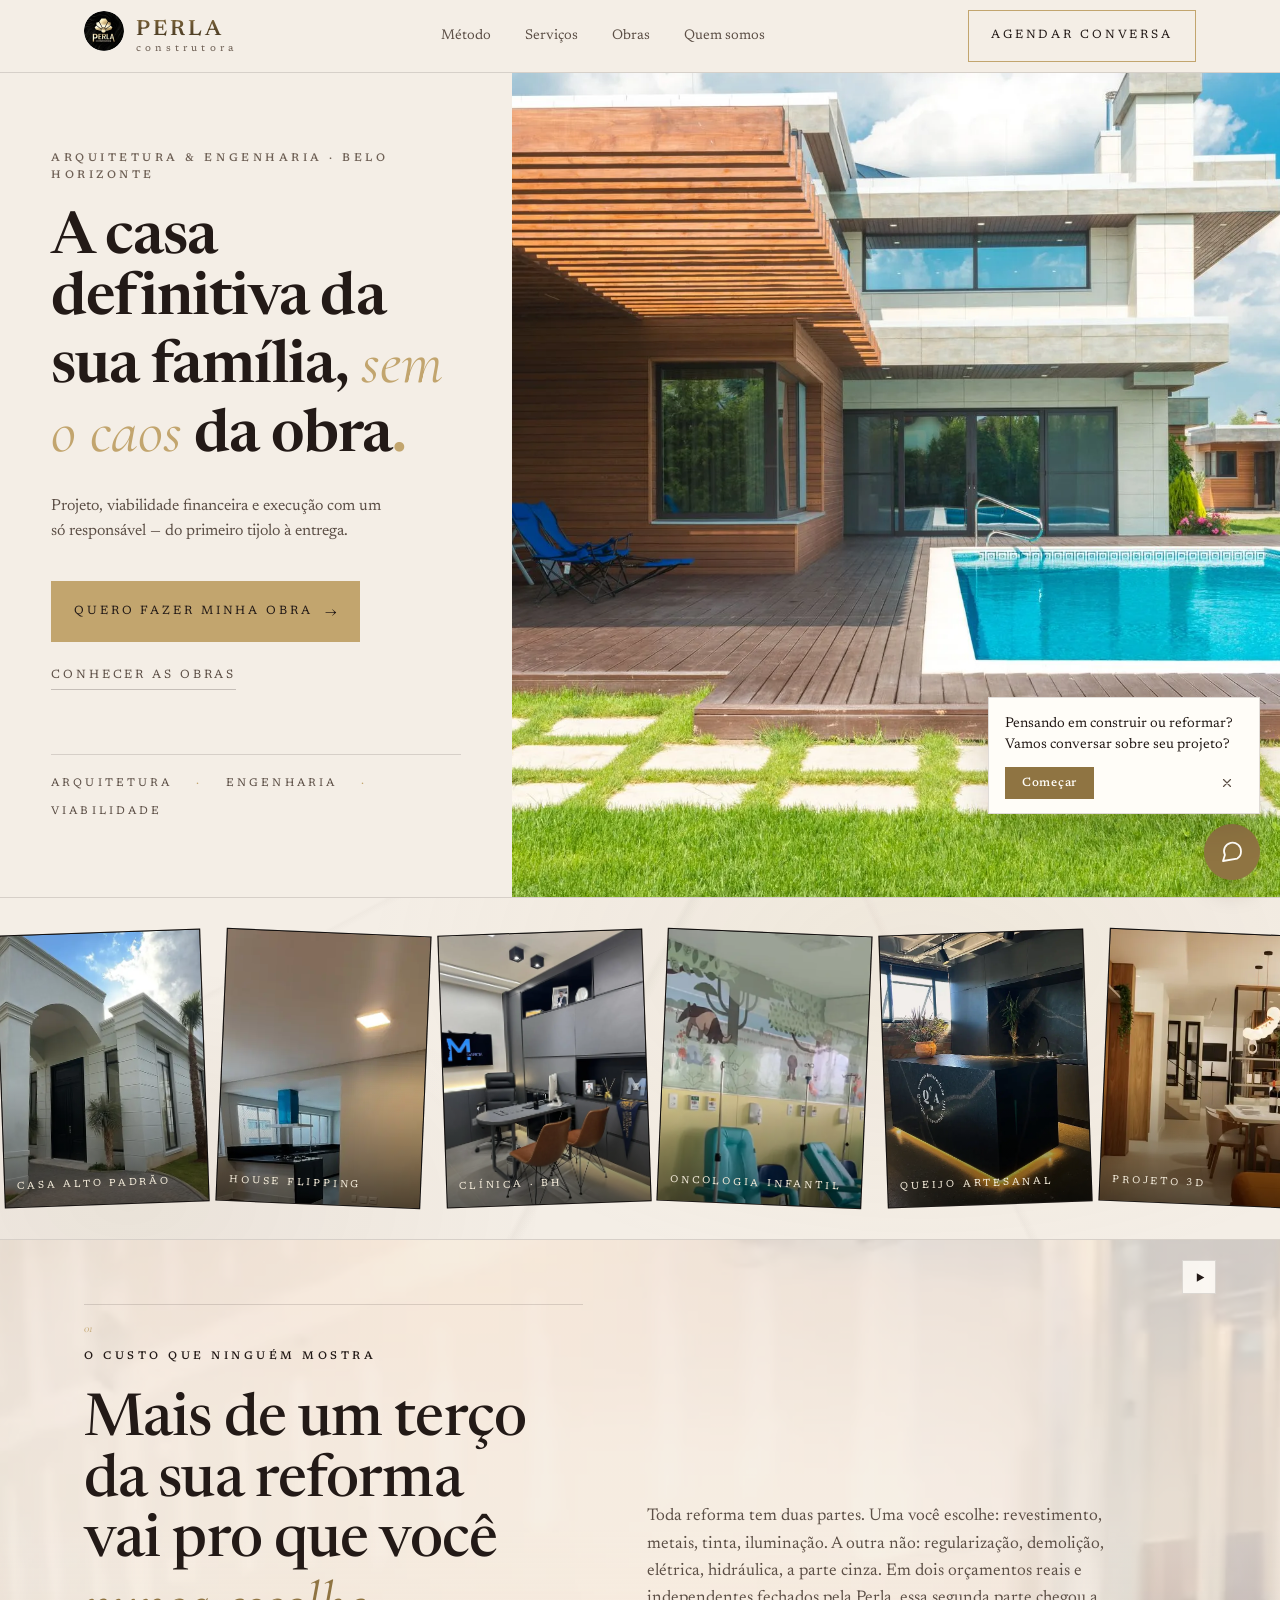
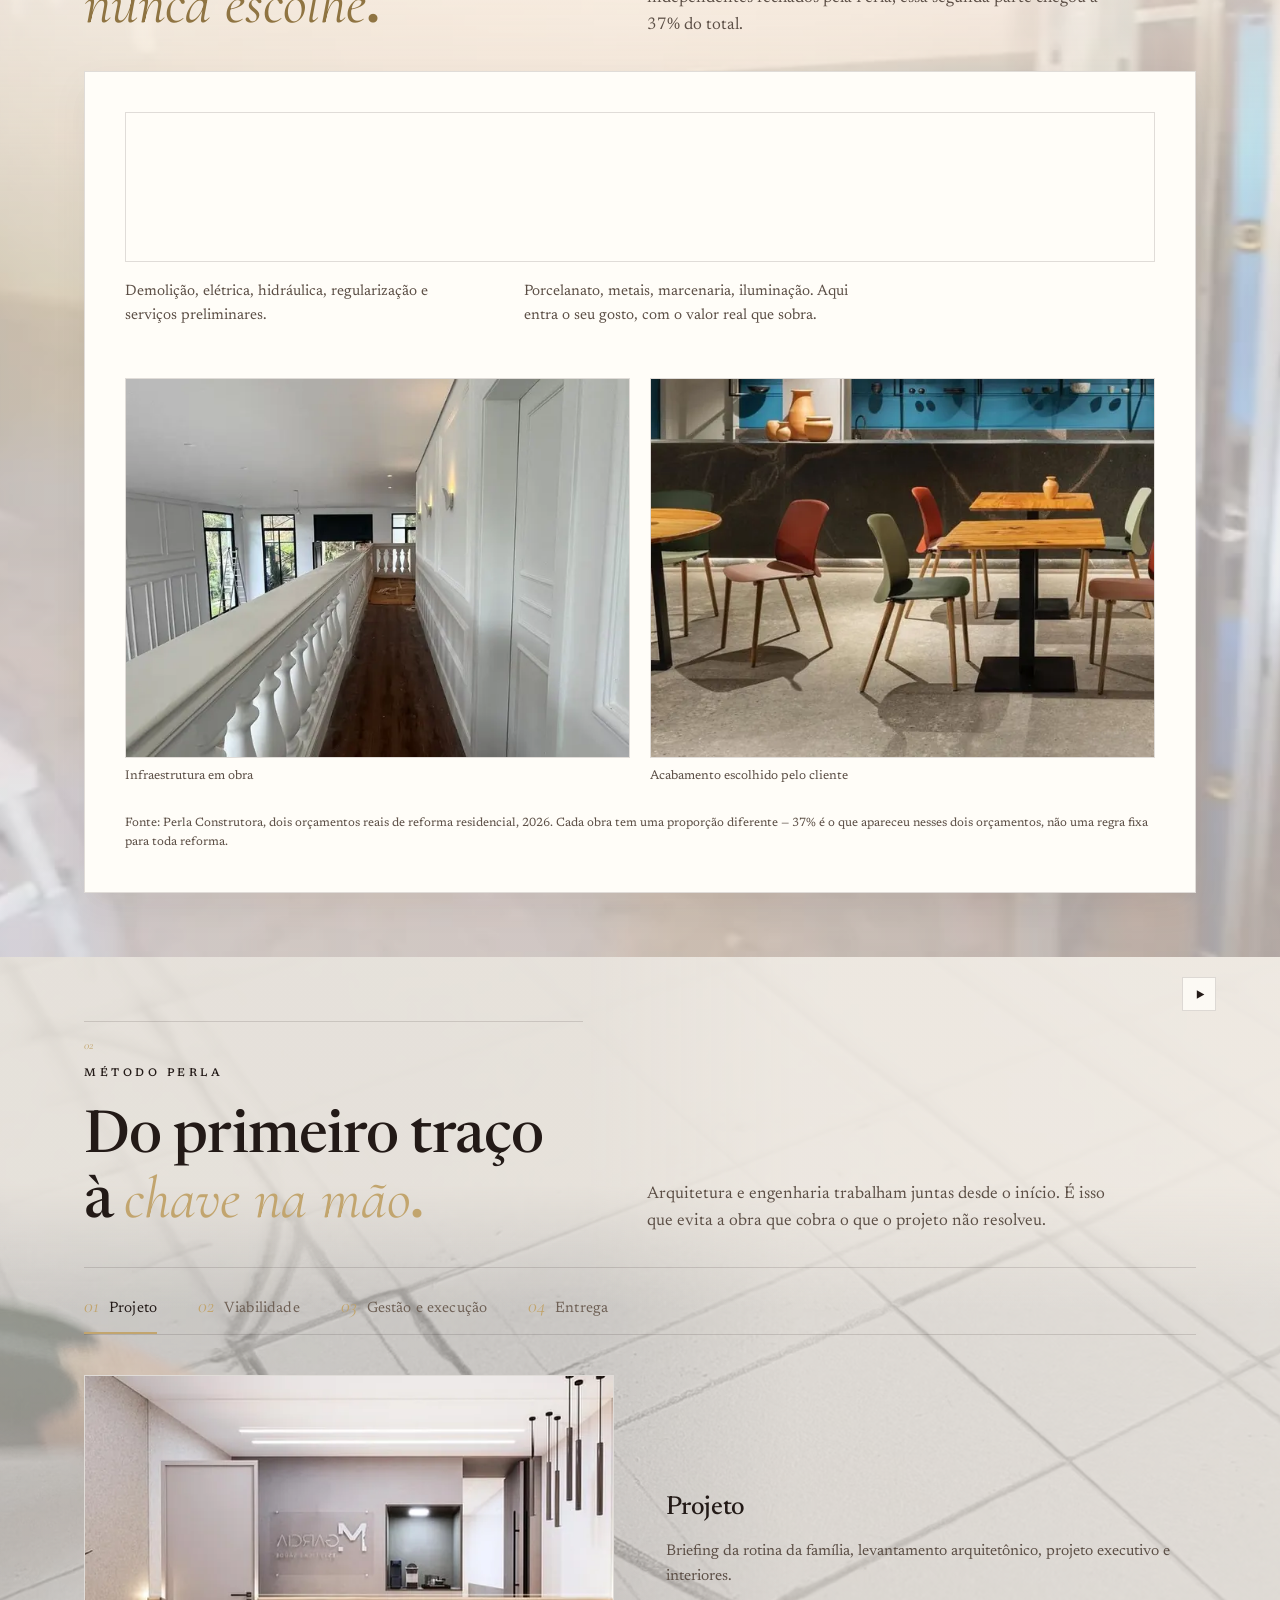
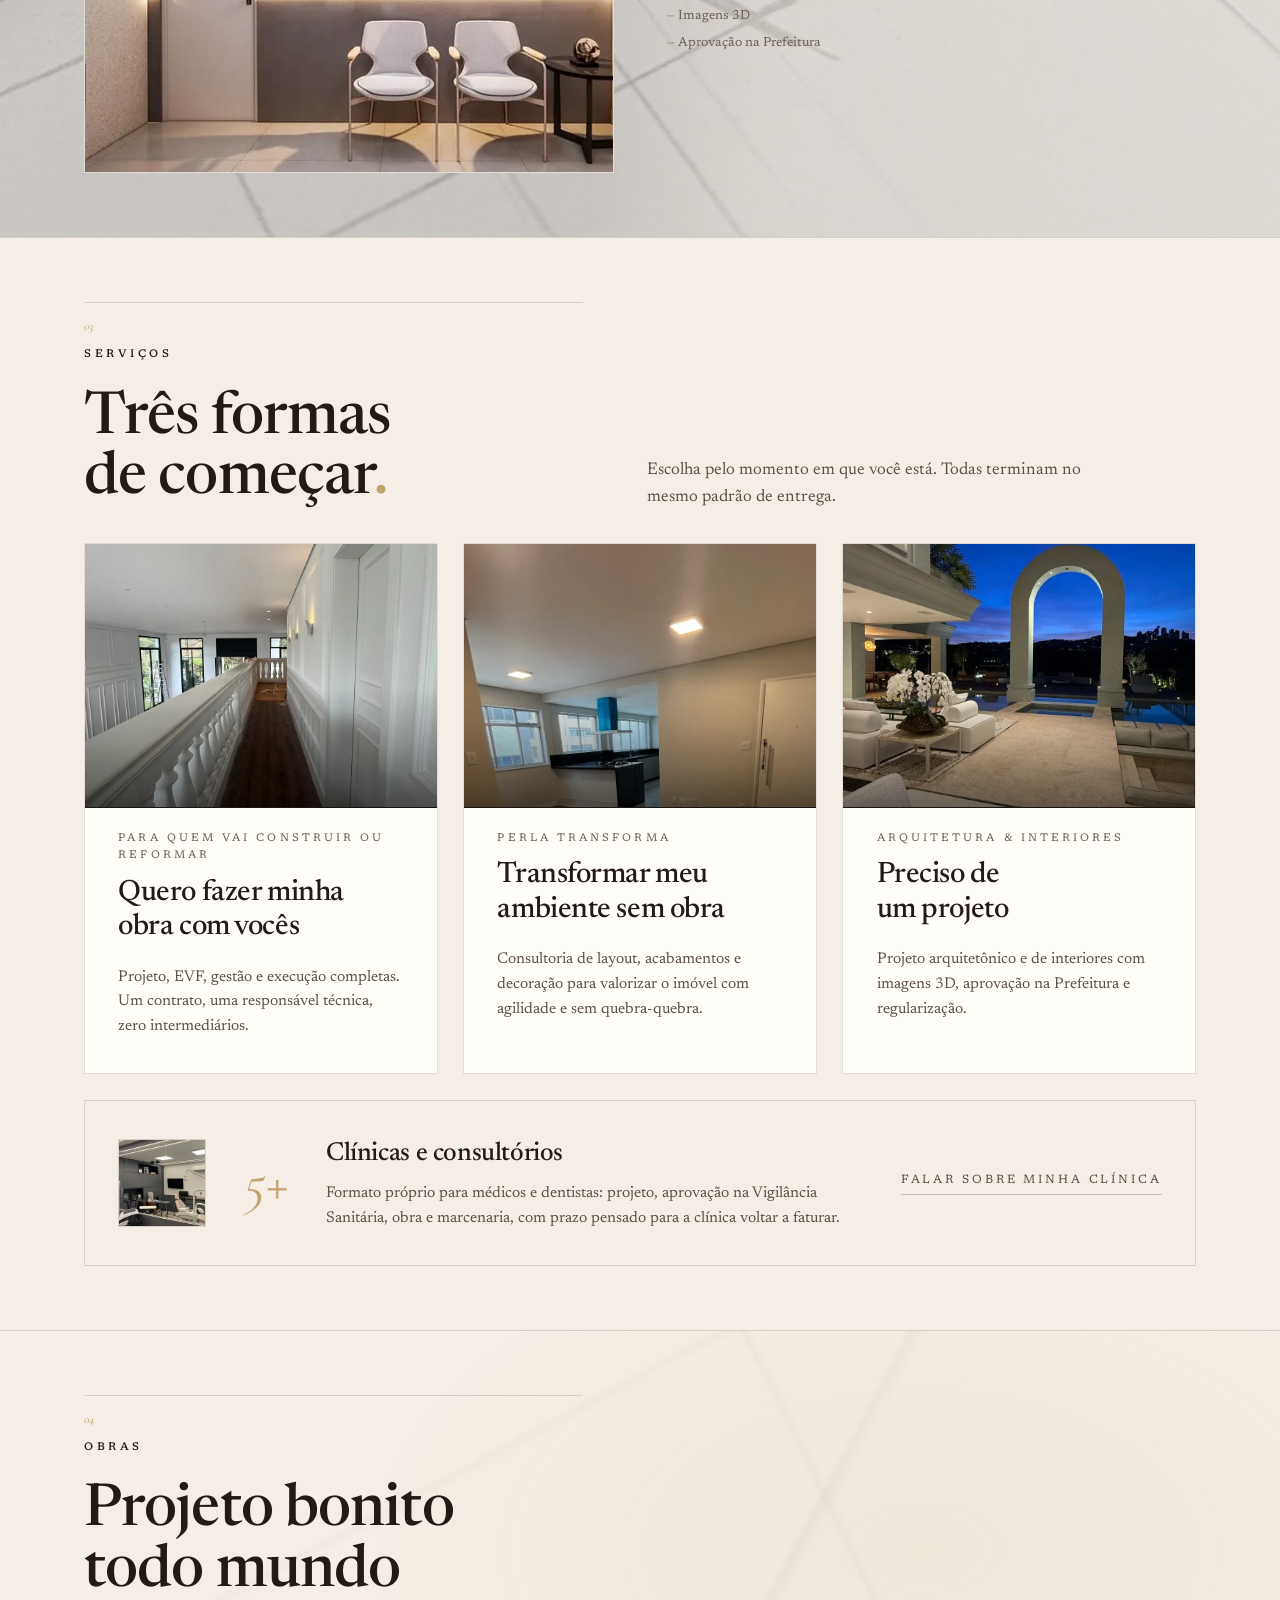
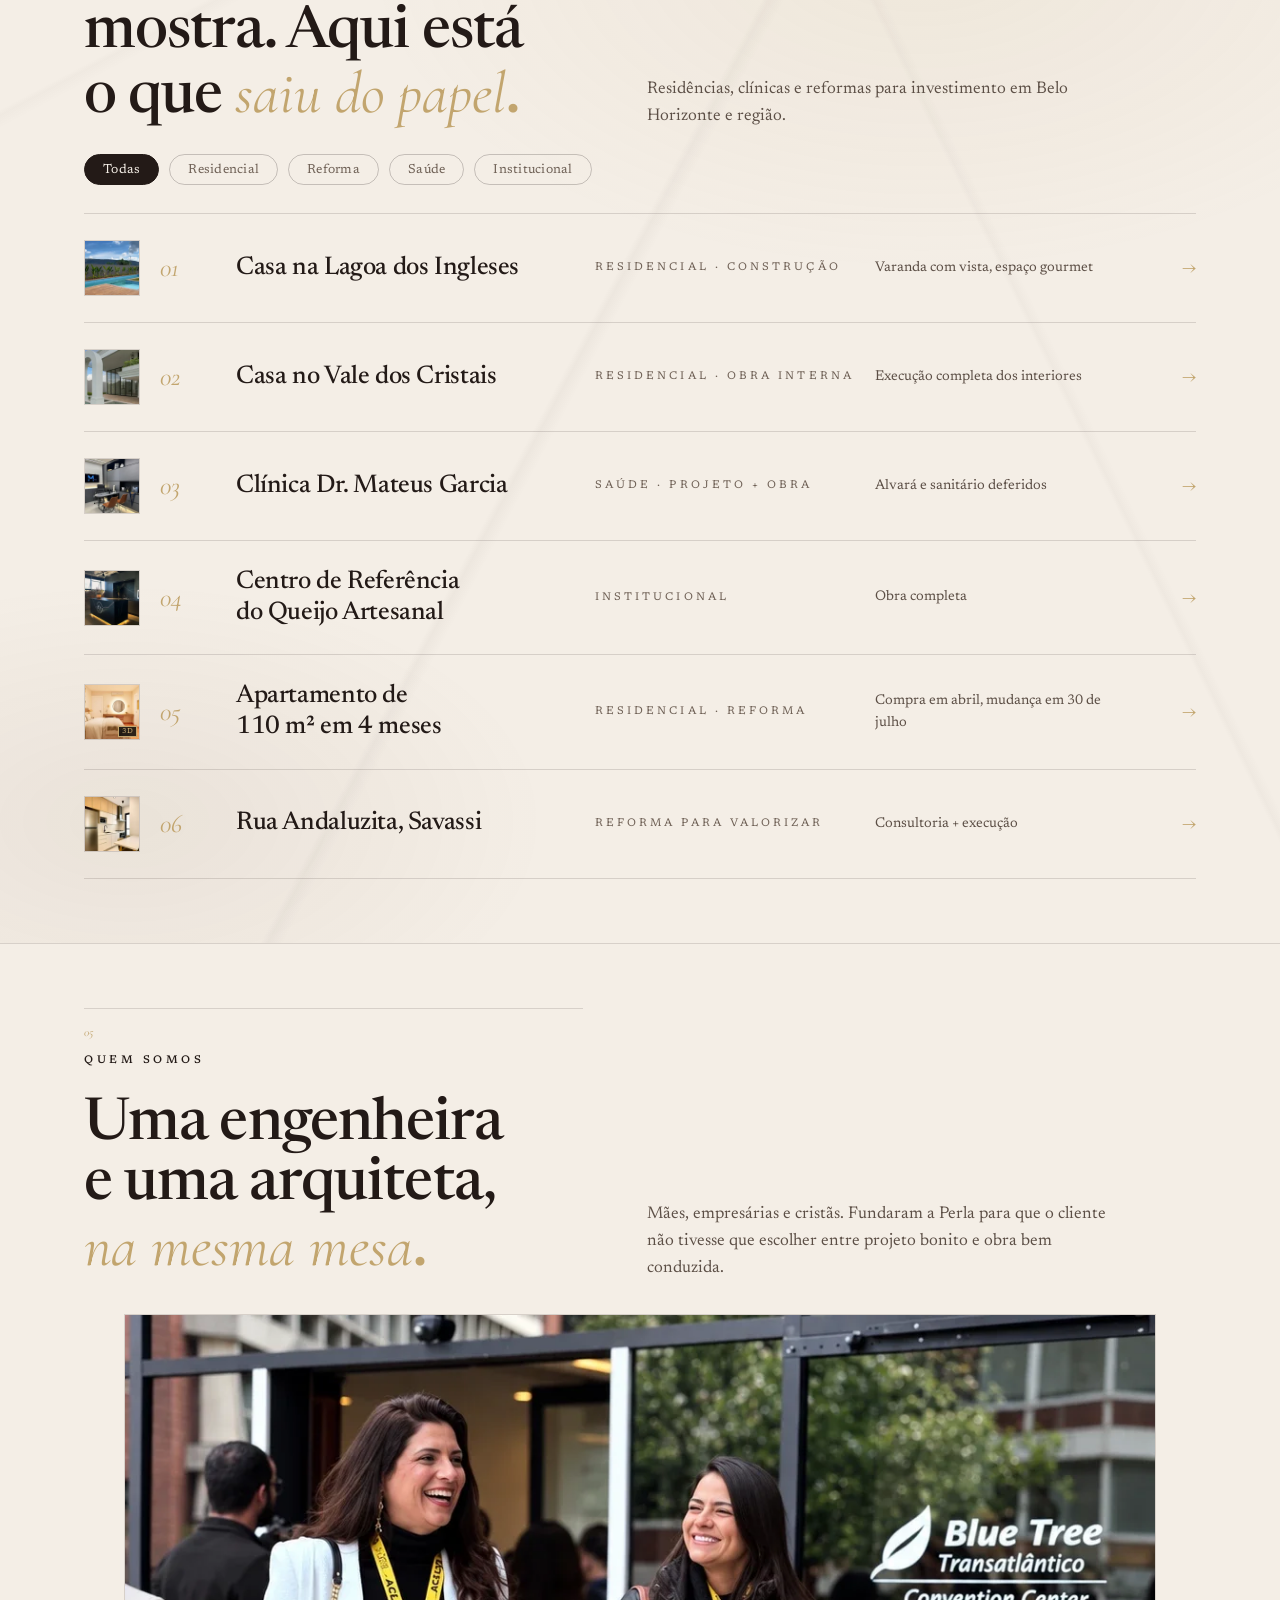
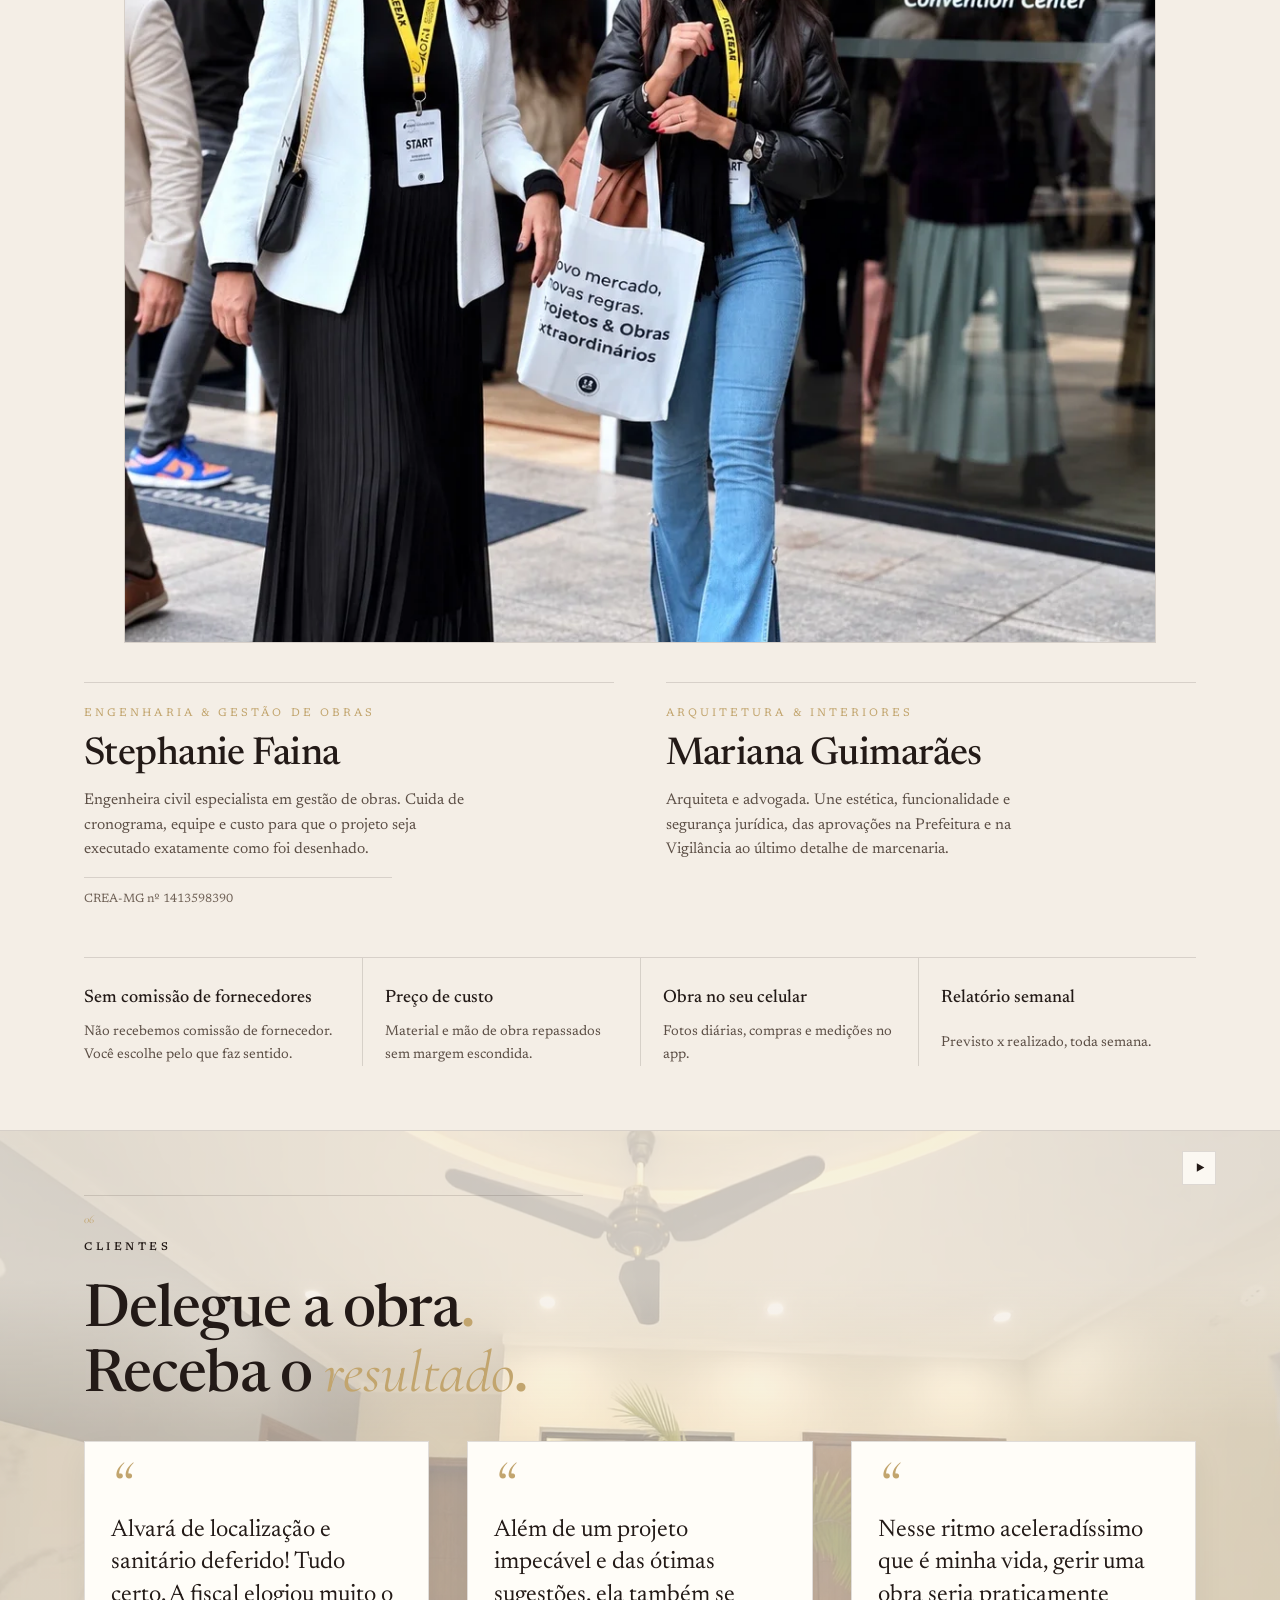
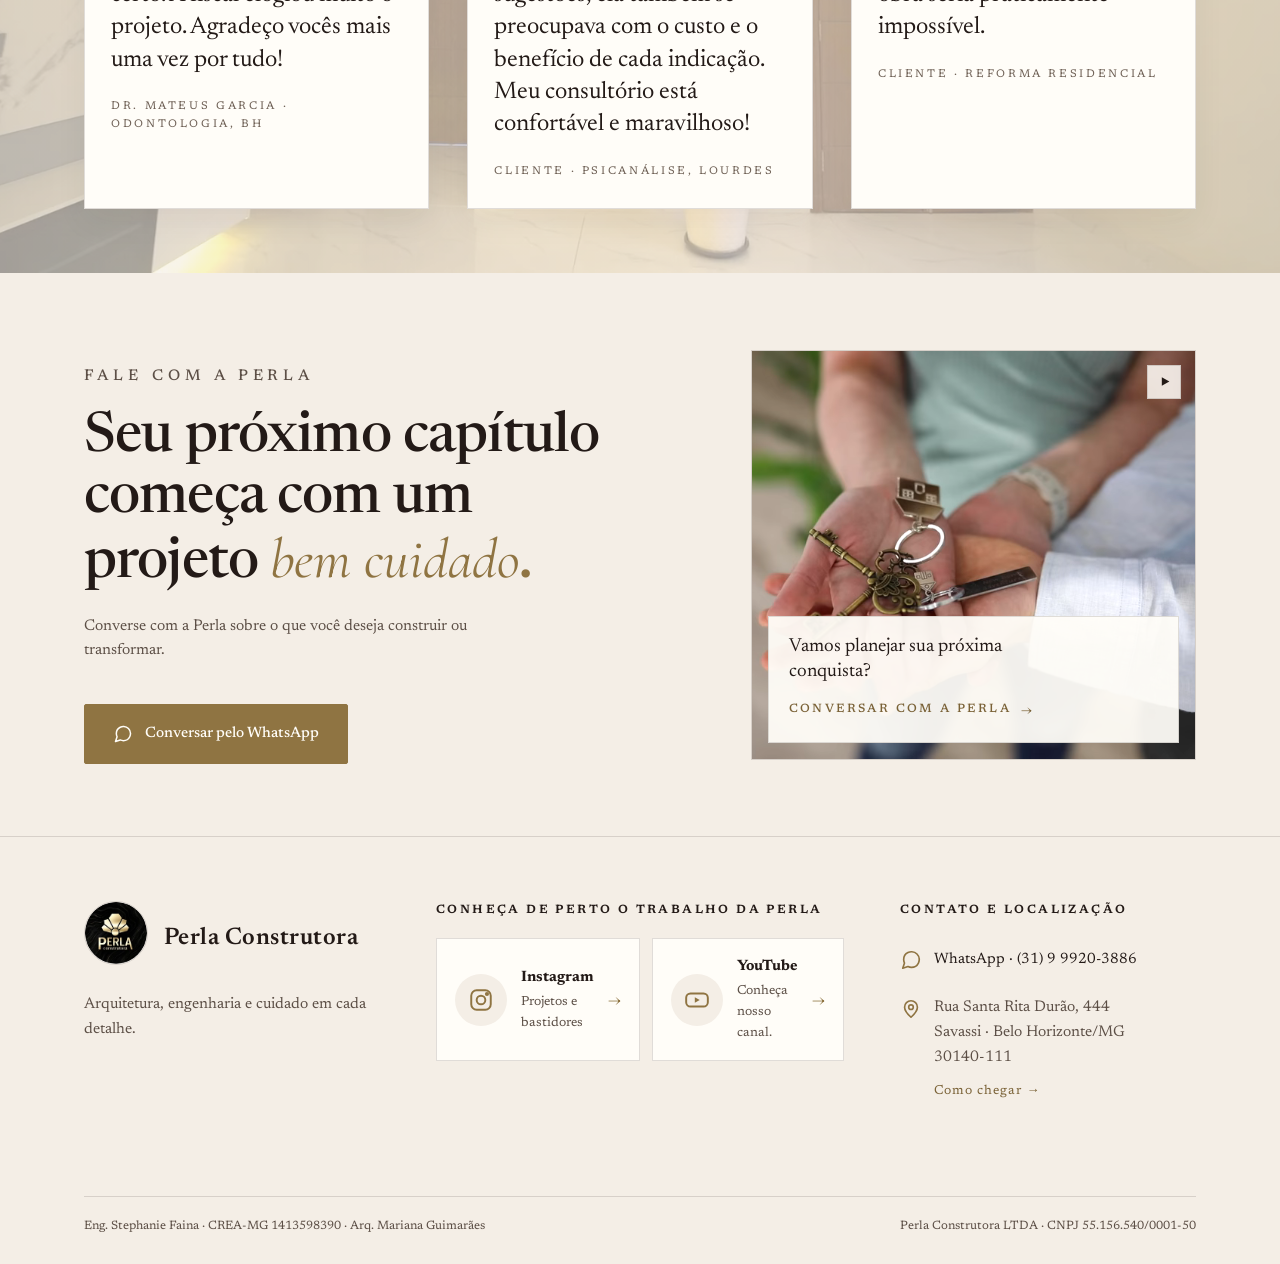
<file: index.html>
<!doctype html>
<html lang="pt-BR">
<head>
<meta charset="utf-8">
<meta name="viewport" content="width=device-width, initial-scale=1, viewport-fit=cover">
<meta name="robots" content="noindex, nofollow">
<title>Perla Construtora | Arquitetura, Engenharia e Reformas em Belo Horizonte</title>
<meta name="description" content="Projeto, viabilidade financeira e execução de obras e reformas em Belo Horizonte, com um só responsável. Arquitetura + Engenharia + Viabilidade, sem o caos da obra.">
<meta name="theme-color" content="#F4EEE6">
<meta property="og:type" content="website">
<meta property="og:locale" content="pt_BR">
<meta property="og:site_name" content="Perla Construtora">
<meta property="og:title" content="Perla Construtora | Arquitetura, Engenharia e Reformas em Belo Horizonte">
<meta property="og:description" content="Projeto, viabilidade financeira e execução de obras e reformas em Belo Horizonte, com um só responsável.">
<!-- TODO: og:image e og:url assim que houver domínio de publicação definido (logo já temos, em assets/img/brand/) -->
<link rel="icon" type="image/png" sizes="32x32" href="assets/img/brand/favicon-32.png">
<link rel="apple-touch-icon" sizes="180x180" href="assets/img/brand/favicon-180.png">
<link rel="preconnect" href="https://fonts.googleapis.com">
<link rel="preconnect" href="https://fonts.gstatic.com" crossorigin>
<link rel="stylesheet" href="https://fonts.googleapis.com/css2?family=Cormorant+Garamond:ital,wght@1,400;1,500&family=Newsreader:ital,opsz,wght@0,6..72,400;0,6..72,500;0,6..72,600;1,6..72,400&display=swap">
<style>
/* ============ SISTEMA PERLA · tokens ============ */
:root{
  color-scheme: light;
  /* Cor: 1 fundo, 1 tinta, 1 acento. Nada além disso.
     Tema claro (redesign 26/09) — os nomes --onix/--perola foram mantidos (evita reescrever
     centenas de regras), mas os VALORES viraram os do tema claro: --onix agora é o fundo marfim,
     --perola agora é o texto escuro principal. Ver comentário "AINDA ESCUROS" abaixo para os
     poucos componentes que continuam propositalmente escuros e usam cor literal, não o token. */
  --onix:#F4EEE6;          /* fundo — marfim (era #0E0D0C) */
  --onix-2:#FFFDF8;        /* superfície elevada — cards (era #141210) */
  --perola:#231A17;        /* tinta principal (era #EFE7D6) */
  --perola-2:#5C4F46;      /* texto secundário (era #B3A994) */
  --perola-3:#6F6156;      /* legendas, metadados — 5.18:1 sobre --onix (era #89806F) */
  --ouro:#C2A56E;          /* acento — ouro champanhe do logo (chapado), inalterado */
  --ouro-deep:#9C8A5E;     /* ouro em hover / filetes fortes, inalterado */
  --linha:rgba(35,26,23,.14);
  --linha-2:rgba(35,26,23,.22);
  /* AINDA ESCUROS DE PROPÓSITO (cor literal, não usam --perola/--onix): .nav-mobile (drawer),
     .photo span (legenda sobre foto, tem scrim próprio), .bar .a (bloco escuro dentro do #custo) */
  --escuro-fixo:#0E0D0C; --claro-fixo:#EFE7D6;
  /* Papel/tinta (mesmos tokens, agora iguais a --onix/--perola — mantidos para não quebrar quem
     já referenciava --papel/--tinta diretamente no rodapé/faixa de contato) */
  --papel:#F4EEE6; --tinta:#231A17; --tinta-2:#5C4F46; --linha-p:rgba(35,26,23,.14);
  --ouro-paper:#8F7442; --ouro-paper-texto:#7A6237; /* variante escurecida p/ texto pequeno (4.5:1 em --papel) */

  --display:"Newsreader", "Iowan Old Style", Georgia, serif;
  --num:"Cormorant Garamond", "Iowan Old Style", Georgia, serif;
  --gutter:clamp(20px,5vw,72px);
  --max:1240px;
  /* Escala tipográfica de apoio: consolida corpo secundário (era 15.5/15px espalhado) e meta/terciário (era 14.5/14px) */
  --fs-support:15.5px;
  --fs-meta:14px;
}
*{box-sizing:border-box}
html{scroll-behavior:smooth}
body{margin:0;background:var(--onix);color:var(--perola);font-family:var(--display);font-size:17px;line-height:1.6;-webkit-font-smoothing:antialiased;text-rendering:optimizeLegibility}
a{color:inherit;text-decoration:none}
p{margin:0}
h1,h2,h3{margin:0;font-weight:500;text-wrap:balance;letter-spacing:-.015em}
.shell{max-width:var(--max);margin:0 auto;padding-inline:var(--gutter)}
.label{font-size:11px;letter-spacing:.32em;text-transform:uppercase;color:var(--perola);font-weight:500}
.label.dim{color:var(--perola-3)}
.it{font-family:var(--num);font-style:italic;font-weight:400;color:var(--ouro);letter-spacing:0}
.dot{color:var(--ouro)}
:focus-visible{outline:1px solid var(--ouro);outline-offset:4px}

/* grão de mármore: textura sutil, não enfeite. Linhas viraram tom escuro (eram quase-brancas,
   pensadas pro mármore escuro original) para continuarem visíveis sobre o novo fundo marfim. */
.marble{position:relative;isolation:isolate}
.marble::before{content:"";position:absolute;inset:0;z-index:-1;pointer-events:none;
  background:
   radial-gradient(900px 520px at 72% 18%, rgba(194,165,110,.09), transparent 62%),
   radial-gradient(700px 400px at 10% 90%, rgba(107,74,44,.07), transparent 60%),
   linear-gradient(118deg, transparent 47%, rgba(35,26,23,.03) 47.4%, transparent 48.2%),
   linear-gradient(64deg, transparent 71%, rgba(35,26,23,.022) 71.3%, transparent 71.9%),
   linear-gradient(152deg, transparent 20%, rgba(35,26,23,.018) 20.3%, transparent 21%);}

/* ============ NAV ============ */
.nav{position:sticky;top:env(safe-area-inset-top,0px);z-index:10;background:rgba(244,238,230,.88);backdrop-filter:blur(10px);-webkit-backdrop-filter:blur(10px);border-bottom:1px solid var(--linha)}
.nav .shell{display:flex;align-items:center;justify-content:space-between;gap:24px;height:72px}
.wordmark{display:flex;align-items:center;gap:12px}
.wordmark img{width:40px;height:40px;border-radius:50%;flex:0 0 auto;object-fit:cover}
.wordmark .txt{display:grid;line-height:1;gap:3px}
.wordmark b{font-weight:600;font-size:22px;letter-spacing:.14em;background:linear-gradient(180deg,var(--ouro-paper-texto),#4A3B24 80%);-webkit-background-clip:text;background-clip:text;color:transparent}
.wordmark .sub{font-size:10px;letter-spacing:.42em;color:var(--perola-3);text-transform:lowercase}
.nav ul{display:flex;gap:34px;list-style:none;margin:0;padding:0;font-size:14px;color:var(--perola-2)}
.nav ul a{position:relative;transition:color .3s ease;padding-bottom:4px}
.nav ul a:hover{color:var(--perola)}
.nav ul a.is-active{color:var(--perola)}
.nav ul a.is-active::after{content:"";position:absolute;left:0;right:0;bottom:0;height:1px;background:var(--ouro)}
@media (prefers-reduced-motion:reduce){.nav ul a{transition:none}}
.btn{display:inline-flex;align-items:center;gap:12px;font-size:12px;letter-spacing:.24em;text-transform:uppercase;padding:15px 22px;border:1px solid var(--ouro);color:var(--perola);transition:background .35s ease,color .35s ease}
.btn:hover{background:var(--ouro);color:var(--tinta)}
.btn.solid{background:var(--ouro);color:var(--tinta)}
.btn.solid:hover{background:var(--tinta);color:var(--papel)}
.btn .arr{font-family:var(--num);font-style:italic;font-size:18px;letter-spacing:0;text-transform:none}
.link{font-size:12px;letter-spacing:.24em;text-transform:uppercase;color:var(--perola-2);border-bottom:1px solid var(--linha-2);padding-bottom:4px;transition:color .3s ease,border-color .3s ease}
.link:hover{color:var(--perola);border-color:var(--ouro)}
/* Menu mobile: hamburger substitui o menu desktop e o CTA do topo abaixo de 900px — nada de nav "sumindo" sem alternativa */
.nav-burger{display:none;flex-direction:column;justify-content:center;align-items:center;gap:5px;width:40px;height:40px;padding:0;margin:0;background:none;border:0;cursor:pointer;flex:0 0 auto}
.nav-burger span{display:block;width:20px;height:1.5px;background:var(--perola);transition:transform .3s cubic-bezier(.2,.7,.1,1),opacity .25s ease}
.nav-burger[aria-expanded="true"] span:nth-child(1){transform:translateY(6.5px) rotate(45deg)}
.nav-burger[aria-expanded="true"] span:nth-child(2){opacity:0}
.nav-burger[aria-expanded="true"] span:nth-child(3){transform:translateY(-6.5px) rotate(-45deg)}
.nav-mobile{display:none;position:fixed;left:0;right:0;top:73px;bottom:0;z-index:9;background:rgba(14,13,12,.98);backdrop-filter:blur(14px);-webkit-backdrop-filter:blur(14px);padding:8px var(--gutter) 32px;overflow-y:auto}
.nav-mobile.open{display:block}
.nav-mobile ul{display:block;list-style:none;margin:0;padding:0}
.nav-mobile li{border-bottom:1px solid var(--linha)}
.nav-mobile ul a{display:block;padding:20px 2px;font-family:var(--display);font-size:clamp(22px,6vw,28px);color:var(--claro-fixo)}
.nav-mobile .btn{margin-top:28px;justify-content:center;width:100%}
body.nav-open{overflow:hidden}
@media (max-width:900px){.nav>.shell>ul,.nav>.shell>.btn{display:none}.nav-burger{display:flex}}
@media (max-width:480px){.nav .btn{padding:11px 14px;font-size:10px;letter-spacing:.18em}}

/* ============ HERO (split claro — redesign 26/09) ============
   Painel de texto em marfim à esquerda (~40%) + fotografia grande à direita (~60%), sem escurecimento
   nem overlay sobre a foto — luminosidade e cores naturais preservadas, como pedido. Empilha no
   celular: texto primeiro, depois a foto, sem cortes de enquadramento (object-fit:cover só ajusta
   pelas bordas, nunca corta o centro do assunto). */
.hero-split{display:grid;grid-template-columns:minmax(340px,40%) 1fr;min-height:min(86vh,720px)}
.hero-texto{display:flex;flex-direction:column;justify-content:center;padding:clamp(48px,6vw,88px) clamp(28px,4vw,64px)}
.hero h1{font-size:clamp(38px,4.6vw,68px);line-height:1.04;font-weight:600;margin-top:24px}
.hero h1 .it{font-size:1.05em}
.hero .lede{font-size:clamp(16px,1.2vw,18px);color:var(--perola-2);max-width:38ch;margin-top:26px;line-height:1.6}
.hero .ctas{display:flex;flex-wrap:wrap;align-items:center;gap:24px;margin-top:36px}
.trio{display:flex;flex-wrap:wrap;gap:10px 24px;margin-top:clamp(40px,5vw,64px);padding-top:20px;border-top:1px solid var(--linha);font-size:11px;letter-spacing:.28em;text-transform:uppercase;color:var(--perola-2)}
.trio span:not(:last-child)::after{content:"·";margin-left:24px;color:var(--ouro)}
.hero-foto{position:relative;overflow:hidden;background:var(--onix-2)}
.hero-foto picture{position:absolute;inset:0;display:block}
.hero-foto img{width:100%;height:100%;object-fit:cover;display:block}
@media (max-width:900px){
  .hero-split{grid-template-columns:1fr;min-height:auto}
  .hero-foto{aspect-ratio:4/3;order:2}
  .hero-texto{order:1;padding-bottom:24px}
}
/* Espaçamento comprimido só no celular — a foto precisa aparecer bem mais cedo (era só depois de
   toda a rolagem do texto). Reduz as margens entre título/descrição/CTAs/tags, sem mudar desktop. */
@media (max-width:600px){
  .hero h1{margin-top:16px}
  .hero .lede{margin-top:14px}
  .hero .ctas{margin-top:20px;gap:14px}
  .trio{margin-top:20px;padding-top:14px}
}

/* ============ SEÇÕES ============ */
/* Ritmo vertical (ajuste 26/09p): 48–64px de padding por seção no desktop, 32–40px no mobile —
   evita somar o fim de uma seção com o começo da próxima e formar vãos de 200px+. Capa (.hero-*)
   e o cartão de vídeo do contato ficam fora desta regra, com espaçamento próprio preservado. */
section{padding-block:clamp(48px,6vw,64px)}
section[id]{scroll-margin-top:88px}
@media (max-width:600px){section{padding-block:clamp(32px,8vw,40px)}}
.sec-head{display:grid;grid-template-columns:minmax(0,1fr) minmax(0,1.1fr);gap:clamp(20px,5vw,64px);align-items:end;margin-bottom:clamp(24px,3vw,32px)}
.sec-head .tag{display:grid;gap:10px;border-top:1px solid var(--linha);padding-top:14px}
.sec-head .tag i{font-family:var(--num);font-size:12px;color:var(--ouro)}
.sec-head h2{font-size:clamp(34px,4.6vw,64px);line-height:1.03;margin-top:26px}
.sec-head p{color:var(--perola-2);max-width:46ch}
@media (max-width:820px){.sec-head{grid-template-columns:1fr}}

/* Foto real dentro de .photo: preenche o quadro, legenda sobreposta com gradiente de leitura */
.photo{position:relative;background:linear-gradient(160deg,#1c1916,#0f0e0d 70%);border:1px solid var(--linha);overflow:hidden;display:flex;align-items:flex-end;padding:18px}
.photo::after{content:"";position:absolute;inset:0;background:linear-gradient(180deg,transparent 55%,rgba(0,0,0,.55) 100%);pointer-events:none}
.photo img{position:absolute;inset:0;width:100%;height:100%;object-fit:cover;display:block}
.photo span{position:relative;z-index:1;font-size:10px;letter-spacing:.28em;text-transform:uppercase;color:var(--claro-fixo)}

/* Fita de obras: rolagem contínua em CSS puro (sem lib), pausa no hover, some sob prefers-reduced-motion */
.marquee-strip{border-top:1px solid var(--linha);border-bottom:1px solid var(--linha);overflow:hidden;padding-block:clamp(22px,3vw,34px)}
.marquee-track{display:flex;gap:16px;width:max-content}
.marquee-track .photo{flex:0 0 auto;width:clamp(150px,16vw,210px);aspect-ratio:3/4;padding:12px}
.marquee-track .photo:nth-child(odd){transform:rotate(-2deg)}
.marquee-track .photo:nth-child(even){transform:rotate(2.4deg)}
@media (prefers-reduced-motion:no-preference){
  .marquee-track{animation:marquee-scroll 46s linear infinite}
  .marquee-strip:hover .marquee-track,.marquee-strip:focus-within .marquee-track{animation-play-state:paused}
  @keyframes marquee-scroll{from{transform:translateX(0)}to{transform:translateX(-50%)}}
}
@media (prefers-reduced-motion:reduce){.marquee-strip{overflow-x:auto}}

/* ============ VÍDEOS DE FUNDO (decorativos, ilustrativos) ============
   Usados em #custo, #metodo, #depoimentos (véu marfim entre vídeo e conteúdo) e no cartão do
   contato (sem véu — é a peça "vitrine" do cartão). O elemento de vídeo só ganha `src` via JS
   quando a seção fica perto da área visível e o usuário não pediu movimento reduzido (ver o script
   de vídeos de fundo, no fim da página); sem isso (JS desligado, rede lenta, prefers-reduced-motion,
   ou falha de reprodução), fica
   só o poster/imagem estática — nunca uma tela em branco. Textos, legendas e botões continuam
   elementos reais do HTML por cima; nada é gravado dentro do vídeo. */
.sec-video{position:relative;isolation:isolate}
.sec-video.marble::before{content:none}
.bgvideo{position:absolute;inset:0;z-index:-2;overflow:hidden;background-size:cover;background-position:center;background-repeat:no-repeat}
.bgvideo-el{position:absolute;inset:0;width:100%;height:100%;object-fit:cover}
.bgvideo-failed .bgvideo-el{display:none}
.bgvideo-scrim{position:absolute;inset:0;z-index:-1;background:rgba(244,238,230,.68)}
/* Véu por seção, em degradê: mais sólido só na faixa onde o texto corrido (sem cartão próprio)
   fica exposto direto sobre o vídeo; no resto da seção (molduras, vãos, atrás dos cartões que já
   são opacos por conta própria) o véu cai para a faixa 60–70% pedida, deixando cena e movimento
   reconhecíveis. Números/gráfico (#custo .split) e depoimentos (.quotes figure) continuam com
   superfície 100% opaca própria — não dependem deste véu para contraste. */
#custo .bgvideo-scrim{background:linear-gradient(180deg,rgba(244,238,230,.82) 0%,rgba(244,238,230,.82) 22%,rgba(244,238,230,.62) 42%,rgba(244,238,230,.62) 100%)}
#depoimentos .bgvideo-scrim{background:linear-gradient(180deg,rgba(244,238,230,.82) 0%,rgba(244,238,230,.82) 20%,rgba(244,238,230,.64) 40%,rgba(244,238,230,.64) 100%)}
/* #metodo tem texto exposto na faixa de cima (título+abas) E na coluna direita de cada etapa
   (a foto real, já opaca, ocupa a esquerda) — por isso o véu combina duas camadas: um reforço só
   no topo (título/abas) com um degradê horizontal permanente (mais leve perto da foto, mais
   sólido do lado do texto). */
#metodo .bgvideo-scrim{background:
  linear-gradient(180deg,rgba(244,238,230,.66) 0%,rgba(244,238,230,.66) 26%,rgba(244,238,230,0) 40%),
  linear-gradient(90deg,rgba(244,238,230,.6) 0%,rgba(244,238,230,.6) 46%,rgba(244,238,230,.76) 62%,rgba(244,238,230,.76) 100%)}
.bgvideo-controls{position:absolute;top:20px;right:var(--gutter);z-index:2;display:flex;align-items:center;gap:10px}
.bgvideo-toggle{appearance:none;cursor:pointer;flex:0 0 auto;width:34px;height:34px;display:flex;align-items:center;justify-content:center;background:rgba(255,253,248,.85);border:1px solid var(--linha-p);color:var(--tinta);transition:border-color .2s ease,background-color .2s ease}
.bgvideo-toggle:hover{border-color:var(--ouro-paper)}
.bgvideo-toggle:focus-visible{outline:1px solid var(--ouro);outline-offset:3px}
.bgvideo-toggle svg{width:13px;height:13px}
.bgvideo-toggle .ico-play{display:none}
.bgvideo-toggle[aria-pressed="true"] .ico-play{display:block}
.bgvideo-toggle[aria-pressed="true"] .ico-pause{display:none}
@media (max-width:640px){.bgvideo-controls{right:20px;top:16px}}

/* ============ O CUSTO (seção clara) ============ */
.paper{background:var(--papel);color:var(--tinta)}
.paper .sec-head .tag{border-color:var(--linha-p)}
.paper .label{color:var(--tinta)}
.paper .label.dim,.paper .sec-head p{color:var(--tinta-2)}
.paper .it{color:var(--ouro-paper)}
.paper h2{color:var(--tinta)}
.paper .dot{color:var(--ouro-paper)}
.split{display:grid;gap:18px}
/* Com o vídeo de fundo, o gráfico/números/legendas ganham uma superfície opaca própria (cartão
   marfim) — o véu do vídeo cobre só a área ao redor, nunca esse bloco. */
.sec-video .split{background:var(--onix-2);border:1px solid var(--linha-p);padding:clamp(22px,4vw,40px);box-shadow:0 14px 34px rgba(35,26,23,.06)}
.bar{display:grid;grid-template-columns:37fr 63fr;height:clamp(96px,12vw,150px);border:1px solid var(--linha-p)}
.bar div{display:flex;flex-direction:column;justify-content:space-between;padding:16px 18px}
.bar .a{background:#2A221E;color:var(--claro-fixo)}
.bar .b{background:transparent}
.bar b{font-family:var(--num);font-style:italic;font-weight:400;font-size:clamp(40px,5vw,64px);line-height:.9}
.bar .a b{color:#D8BD86}
.bar .b b{color:var(--ouro-paper)}
.bar small{font-size:11px;letter-spacing:.22em;text-transform:uppercase}
.bar-legend{display:grid;grid-template-columns:37fr 63fr;gap:0;font-size:15px;color:var(--tinta-2)}
.bar-legend p{padding-right:18px;max-width:40ch}
.bar-legend p+p{padding-left:18px}
.src{font-size:12px;color:var(--tinta-2);margin-top:10px}
.custo-fotos{display:grid;grid-template-columns:1fr 1fr;gap:20px;margin-top:32px}
.custo-fotos figure{margin:0}
.custo-fotos img{width:100%;height:auto;display:block;border:1px solid var(--linha-p)}
.custo-fotos figcaption{margin-top:8px;font-size:12.5px;color:var(--tinta-2)}
@media (max-width:640px){.bar-legend{grid-template-columns:1fr;gap:12px}.bar-legend p+p{padding-left:0}.custo-fotos{grid-template-columns:1fr}}
.bar div{transition:background-color .5s ease}
.bar:hover .a{background-color:#332921}

/* ============ MÉTODO ============ */
.metodo-tabs{border-top:1px solid var(--linha);padding-top:8px}
.metodo-nav{display:flex;flex-wrap:wrap;border-bottom:1px solid var(--linha);margin-bottom:40px}
.metodo-tab{appearance:none;background:none;border:none;border-bottom:2px solid transparent;cursor:pointer;display:flex;align-items:baseline;gap:10px;padding:18px 0 14px;margin-right:clamp(20px,3.2vw,44px);font-family:inherit;color:var(--perola-3);transition:color .3s ease,border-color .3s ease}
.metodo-tab i{font-family:var(--num);font-style:italic;font-size:20px;color:var(--ouro)}
.metodo-tab span{font-size:15px;letter-spacing:.01em}
.metodo-tab:hover{color:var(--perola)}
.metodo-tab:focus-visible{outline:2px solid var(--ouro);outline-offset:4px}
.metodo-tab.is-active{color:var(--perola);border-bottom-color:var(--ouro)}
.metodo-painel{display:grid;grid-template-columns:minmax(0,1fr) minmax(0,1fr);gap:clamp(28px,4vw,56px);align-items:center}
.metodo-painel[hidden]{display:none}
.metodo-foto{display:block;aspect-ratio:4/3;overflow:hidden;border:1px solid var(--linha);background:var(--onix-2)}
.metodo-foto img{width:100%;height:100%;object-fit:cover;display:block}
.metodo-foto-wide{aspect-ratio:37/5}
.metodo-texto h3{font-size:clamp(22px,2.2vw,26px);line-height:1.15;margin-bottom:16px}
.metodo-texto p{color:var(--perola-2);font-size:var(--fs-support)}
.metodo-texto ul{margin:16px 0 0;padding:0;list-style:none;display:grid;gap:6px;font-size:13px;color:var(--perola-3)}
.metodo-texto li::before{content:"— ";color:var(--ouro-deep)}
@media (max-width:760px){.metodo-nav{margin-bottom:28px}.metodo-tab{padding:12px 0 10px;margin-right:20px}.metodo-tab span{font-size:14px}.metodo-painel{grid-template-columns:1fr;gap:20px}}
@media (prefers-reduced-motion:reduce){.metodo-tab{transition:none}}

/* ============ SERVIÇOS ============ */
.doors{display:grid;grid-template-columns:repeat(3,minmax(0,1fr));gap:clamp(16px,2vw,28px)}
.door{display:grid;grid-template-rows:auto auto 1fr;gap:22px;border:1px solid var(--linha);padding:0 0 clamp(24px,2.6vw,36px);background:var(--onix-2);transition:border-color .4s ease}
.door:hover{border-color:var(--ouro-deep)}
.door .photo{aspect-ratio:4/3;width:100%;max-width:100%;border:0;border-bottom:1px solid var(--linha);overflow:hidden}
.door .photo img{transition:transform .6s cubic-bezier(.2,.7,.1,1)}
.door:hover .photo img{transform:scale(1.045)}
.door>div:not(.photo),.door>p{padding-inline:clamp(24px,2.6vw,36px)}
.door h3{font-size:clamp(24px,2.3vw,30px);line-height:1.1}
.door .arr{display:inline-block;font-family:var(--num);font-style:italic;color:var(--ouro);margin-left:8px;opacity:0;transform:translateX(-6px);transition:opacity .4s ease,transform .4s cubic-bezier(.2,.7,.1,1)}
.door:hover .arr{opacity:1;transform:translateX(0)}
.door p{color:var(--perola-2);font-size:var(--fs-support)}
.door .for{font-size:11px;letter-spacing:.28em;text-transform:uppercase;color:var(--perola-3)}
.niche{margin-top:clamp(16px,2vw,28px);display:grid;grid-template-columns:auto auto 1fr auto;gap:clamp(20px,3vw,40px);align-items:center;border:1px solid var(--linha);padding:clamp(24px,2.6vw,36px);transition:border-color .4s ease}
.niche:hover{border-color:var(--ouro-deep)}
.niche .foto{width:88px;height:88px;flex:0 0 auto;border:1px solid var(--linha);overflow:hidden}
.niche .foto img{width:100%;height:100%;object-fit:cover;display:block}
.niche .it{font-size:clamp(44px,4.4vw,60px);line-height:.8}
.niche h3{font-size:clamp(22px,2.2vw,26px)}
.niche p{color:var(--perola-2);font-size:var(--fs-support);max-width:60ch;margin-top:6px}
@media (max-width:900px){.doors{grid-template-columns:1fr}.niche{grid-template-columns:auto 1fr;grid-template-areas:"foto num" "texto texto" "link link"}.niche .foto{grid-area:foto}.niche .it{grid-area:num}.niche>div{grid-area:texto}.niche .link{grid-area:link;margin-top:12px}}

/* ============ OBRAS ============ */
.filtros{display:flex;flex-wrap:wrap;gap:10px;margin:-8px 0 28px}
.filtro{appearance:none;background:none;cursor:pointer;font-family:inherit;font-size:13px;letter-spacing:.02em;color:var(--perola-3);border:1px solid var(--linha-2);border-radius:999px;padding:8px 18px;transition:color .25s ease,border-color .25s ease,background-color .25s ease}
.filtro:hover{color:var(--perola);border-color:var(--perola-3)}
.filtro:focus-visible{outline:2px solid var(--ouro);outline-offset:2px}
.filtro.is-active{color:var(--onix);background:var(--perola);border-color:var(--perola)}
.filtros-vazio{color:var(--perola-3);font-size:14px;padding:18px 0;margin:0}
.works li[hidden]{display:none}
.works{list-style:none;margin:0;padding:0;border-top:1px solid var(--linha)}
.works li{border-bottom:1px solid var(--linha)}
.works a{display:grid;grid-template-columns:56px 56px minmax(0,1.3fr) minmax(0,1fr) minmax(0,1fr) 40px;gap:20px;align-items:center;padding:26px 0;transition:padding .35s ease}
.works a:hover{padding-left:10px}
.works .thumb{width:56px;height:56px;overflow:hidden;flex:0 0 auto;border:1px solid var(--linha);position:relative}
.works .thumb img{width:100%;height:100%;object-fit:cover;display:block;transition:transform .5s cubic-bezier(.2,.7,.1,1)}
.works a:hover .thumb img{transform:scale(1.08)}
.works .thumb .selo-3d-mini{position:absolute;bottom:2px;right:2px;background:rgba(14,13,12,.86);border:1px solid var(--ouro);color:var(--ouro);font-size:7px;letter-spacing:.06em;padding:1px 3px;line-height:1}
.works .n{font-family:var(--num);font-style:italic;color:var(--ouro);font-size:26px;transition:color .35s ease}
.works a:hover .n{color:var(--perola)}
.works h3{font-size:clamp(20px,2vw,26px);line-height:1.2}
.works .t{font-size:11px;letter-spacing:.28em;text-transform:uppercase;color:var(--perola-3)}
.works .d{font-size:var(--fs-meta);color:var(--perola-2)}
.works .go{font-family:var(--num);font-style:italic;color:var(--ouro);font-size:22px;text-align:right;display:inline-block;transition:transform .35s cubic-bezier(.2,.7,.1,1)}
.works a:hover .go{transform:translateX(5px)}
@media (max-width:820px){
  .works a{grid-template-columns:56px 40px 1fr;row-gap:6px}
  .works .thumb{grid-row:1/4}
  .works .n{grid-column:2;grid-row:1}
  .works h3{grid-column:3;grid-row:1}
  .works .t{grid-column:3;grid-row:2}
  .works .d{grid-column:3;grid-row:3}
  .works .go{display:none}
}

/* ============ SÓCIAS ============ */
.duo-photo{margin-bottom:clamp(24px,3vw,40px);border:1px solid var(--linha);overflow:hidden}
.duo-photo img{width:100%;height:auto;display:block;aspect-ratio:1080/972;object-fit:cover}
.duo{display:grid;grid-template-columns:repeat(2,minmax(0,1fr));gap:clamp(24px,4vw,64px)}
.person{display:grid;gap:14px;align-content:start;border-top:1px solid var(--linha);padding-top:22px}
.person h3{font-size:clamp(28px,3vw,40px);line-height:1}
.person .role{font-size:11px;letter-spacing:.28em;text-transform:uppercase;color:var(--ouro)}
.person p{color:var(--perola-2);font-size:var(--fs-support);max-width:44ch}
.person .reg{font-size:12px;color:var(--perola-3);border-top:1px solid var(--linha);padding-top:12px}
.values{display:grid;grid-template-columns:repeat(4,minmax(0,1fr));gap:0;margin-top:clamp(32px,4vw,48px);border-top:1px solid var(--linha)}
.values div{padding:26px 22px 0 0;display:grid;gap:8px}
.values div+div{padding-left:22px;border-left:1px solid var(--linha)}
.values b{font-weight:500;font-size:18px;position:relative;display:inline-block}
.values b::after{content:"";position:absolute;left:0;right:0;bottom:-3px;height:1px;background:var(--ouro);transform:scaleX(0);transform-origin:left;transition:transform .4s cubic-bezier(.2,.7,.1,1)}
.values div:hover b::after{transform:scaleX(1)}
.values span{font-size:var(--fs-meta);color:var(--perola-2)}
@media (max-width:820px){.duo{grid-template-columns:1fr}.values{grid-template-columns:1fr 1fr;row-gap:28px}.values div:nth-child(3){border-left:0;padding-left:0}}
@media (max-width:480px){.values{grid-template-columns:1fr;row-gap:24px}.values div{border-left:0!important;padding-left:0!important}}

/* ============ DEPOIMENTOS ============ */
.quotes{display:grid;grid-template-columns:repeat(3,minmax(0,1fr));gap:clamp(24px,3vw,48px)}
/* Cartões claros e opacos — com o vídeo de fundo desta seção, o depoimento precisa continuar
   perfeitamente legível, nunca "flutuando" direto sobre a imagem em movimento. */
.quotes figure{margin:0;display:grid;gap:22px;align-content:start;background:var(--onix-2);border:1px solid var(--linha-p);padding:28px 26px;box-shadow:0 12px 30px rgba(35,26,23,.06);transition:border-color .4s ease,box-shadow .4s ease}
.quotes figure:hover{border-color:var(--ouro-deep);box-shadow:0 16px 36px rgba(35,26,23,.1)}
.quotes .mark{font-family:var(--num);font-style:italic;color:var(--ouro);font-size:64px;line-height:.4;height:22px;display:inline-block;transition:transform .4s cubic-bezier(.2,.7,.1,1)}
.quotes figure:hover .mark{transform:translateY(-3px)}
.quotes blockquote{margin:0;font-size:clamp(20px,1.9vw,24px);line-height:1.35;font-weight:400}
.quotes figcaption{font-size:11px;letter-spacing:.24em;text-transform:uppercase;color:var(--perola-3)}
@media (max-width:900px){.quotes{grid-template-columns:1fr}}

/* ============ FAIXA DE CONTATO + RODAPÉ (tema claro — Complemento 26/09) ============
   Só esta faixa final + rodapé passam para marfim/tinta/ouro-paper nesta entrega. O resto da
   página (hero, método, serviços, obras, quem somos) continua no tema escuro atual — migra
   numa entrega separada. Reaproveita os tokens --papel/--tinta/--tinta-2/--linha-p/--ouro-paper
   já oficiais da marca (mesmos da seção #custo), nada inventado. */
.cta-contato{text-align:left;padding-block:clamp(48px,6vw,72px)}
.cta-contato h2{font-size:clamp(32px,4.6vw,56px);line-height:1.08;max-width:16ch;color:var(--tinta)}
.cta-contato p{color:var(--tinta-2);max-width:48ch;margin-top:20px;font-size:var(--fs-support)}
.cta-contato .ctas{display:flex;flex-wrap:wrap;gap:20px;align-items:center;margin-top:40px}
.contato-grid{display:grid;grid-template-columns:1.15fr .85fr;gap:clamp(32px,5vw,64px);align-items:center}
@media (max-width:860px){.contato-grid{grid-template-columns:1fr}}
/* Cartão de vídeo ao lado do "Fale com a Perla" — só este retângulo, nunca o fundo da seção inteira
   nem atrás do texto/CTA à esquerda. Sem véu marfim (regra é só para as 3 seções acima): aqui o
   vídeo é a peça "vitrine" do cartão, e a legibilidade da chamada vem do painel opaco no rodapé
   do cartão, não de um véu por cima do vídeo inteiro. No mobile o cartão empilha logo abaixo do
   texto/botão (ver ordem no HTML), nunca lá embaixo da seção. */
.contato-video-card{position:relative;isolation:isolate;overflow:hidden;height:clamp(300px,32vw,420px);border:1px solid var(--linha-p)}
.contato-video-card .bgvideo-controls{top:14px;right:14px}
@media (max-width:860px){.contato-video-card{height:clamp(240px,60vw,320px)}}
.contato-video-copy{position:absolute;left:16px;right:16px;bottom:16px;z-index:1;display:grid;gap:10px;background:rgba(255,253,248,.94);border:1px solid var(--linha-p);padding:18px 20px;color:var(--tinta);transition:border-color .25s ease,background-color .25s ease}
.contato-video-copy:hover{border-color:var(--ouro-paper);background:#FFFDF8}
.contato-video-copy .pergunta{display:block;font-family:var(--display);font-size:clamp(16px,1.7vw,19px);line-height:1.3;max-width:26ch}
.contato-video-copy .cta{display:inline-flex;align-items:center;gap:10px;margin-top:2px;font-size:12px;letter-spacing:.2em;text-transform:uppercase;color:var(--ouro-paper-texto);font-weight:500}
.contato-video-copy .arr{font-family:var(--num);font-style:italic;font-size:17px;letter-spacing:0;text-transform:none;transition:transform .25s cubic-bezier(.2,.7,.1,1)}
.contato-video-copy:hover .arr{transform:translateX(4px)}
@media (prefers-reduced-motion:reduce){.contato-video-copy .arr{transition:none}.contato-video-copy:hover .arr{transform:none}}
.btn-contato{display:inline-flex;align-items:center;gap:12px;font-size:15px;font-weight:500;padding:17px 28px;min-height:44px;border-radius:2px;transition:background .2s ease,color .2s ease,border-color .2s ease,transform .15s ease,box-shadow .2s ease}
.btn-contato svg{width:20px;height:20px;flex:0 0 auto}
.btn-contato.principal{background:var(--ouro-paper);color:#FFFDF8;border:1px solid var(--ouro-paper)}
.btn-contato.principal:hover{background:#7A6237;box-shadow:0 6px 18px rgba(35,26,23,.18);transform:translateY(-1px)}
.btn-contato.secundario{background:transparent;color:var(--tinta);border:1.5px solid var(--tinta-2)}
.btn-contato.secundario:hover{background:var(--tinta);color:var(--papel);transform:translateY(-1px)}
.btn-contato:active{transform:translateY(0);box-shadow:none}
.btn-contato:focus-visible{outline:2px solid var(--ouro-paper);outline-offset:3px}
@media (prefers-reduced-motion:reduce){.btn-contato{transition:none}.btn-contato:hover{transform:none}}

footer.rodape-claro{background:var(--papel);color:var(--tinta-2);padding-block:64px 28px;border-top:1px solid var(--linha-p)}
footer.rodape-claro .shell{display:grid;grid-template-columns:1.1fr 1fr 1.1fr;gap:56px}
.footer-titulo{font-size:12px;letter-spacing:.2em;text-transform:uppercase;color:var(--tinta);font-weight:600;margin-bottom:18px}
.rodape-marca .wordmark-lg{display:flex;align-items:center;gap:16px}
.rodape-marca .wordmark-lg img{width:64px;height:64px;border-radius:50%;object-fit:cover;border:1px solid var(--linha-p)}
.rodape-marca .wordmark-lg b{font-family:var(--display);font-weight:600;font-size:24px;letter-spacing:.02em;color:var(--tinta)}
.rodape-marca p{margin-top:18px;max-width:32ch;font-size:var(--fs-support);color:var(--tinta-2)}

.rede-cards{display:grid;grid-template-columns:1fr;gap:12px}
@media (min-width:640px){.rede-cards{grid-template-columns:1fr 1fr}}
.rede-card{display:flex;align-items:center;gap:14px;padding:16px 18px;border:1px solid var(--linha-p);background:#FFFDF8;transition:border-color .2s ease,transform .15s ease,box-shadow .2s ease}
.rede-card:hover{border-color:var(--ouro-paper);box-shadow:0 6px 18px rgba(35,26,23,.08);transform:translateY(-1px)}
.rede-card:focus-visible{outline:2px solid var(--ouro-paper);outline-offset:2px}
.rede-card:active{transform:translateY(0)}
.rede-icon{flex:0 0 auto;width:52px;height:52px;border-radius:50%;background:var(--papel);display:flex;align-items:center;justify-content:center;color:var(--ouro-paper)}
.rede-icon svg{width:26px;height:26px}
.rede-info{flex:1 1 auto;min-width:0}
.rede-info b{display:block;font-size:15px;color:var(--tinta)}
.rede-info span{display:block;font-size:13px;color:var(--tinta-2);margin-top:2px}
.rede-seta{flex:0 0 auto;font-family:var(--num);font-style:italic;font-size:20px;color:var(--ouro-paper);transition:transform .2s ease}
.rede-card:hover .rede-seta{transform:translateX(4px)}
@media (prefers-reduced-motion:reduce){.rede-card,.rede-seta{transition:none}.rede-card:hover{transform:none}.rede-card:hover .rede-seta{transform:none}}

.contato-linha{display:flex;align-items:center;gap:12px;min-height:44px;color:var(--tinta);font-size:15px;transition:color .2s ease}
.contato-linha:hover{color:var(--ouro-paper-texto)}
.contato-linha .contato-icon{flex:0 0 auto;width:22px;height:22px;color:var(--ouro-paper)}
.endereco-bloco{display:flex;gap:12px;margin-top:14px;color:var(--tinta-2);font-size:var(--fs-support)}
.endereco-bloco .contato-icon{flex:0 0 auto;width:22px;height:22px;margin-top:2px;color:var(--ouro-paper)}
.endereco-bloco address{font-style:normal}
.como-chegar{display:inline-block;margin-top:10px;margin-left:34px;font-size:13px;letter-spacing:.08em;color:var(--ouro-paper-texto);border-bottom:1px solid transparent;transition:border-color .2s ease}
.como-chegar:hover{border-color:var(--ouro-paper-texto)}

footer.rodape-claro .legal{grid-column:1/-1;border-top:1px solid var(--linha-p);margin-top:36px;padding-top:20px;display:flex;flex-wrap:wrap;justify-content:space-between;gap:10px;font-size:12px;color:var(--tinta-2)}
@media (max-width:900px){footer.rodape-claro .shell{grid-template-columns:1fr 1fr;row-gap:40px}.rodape-marca{grid-column:1/-1}}
@media (max-width:560px){footer.rodape-claro .shell{grid-template-columns:1fr}}

/* Barra de contato fixa no celular — some quando a lightbox ou o menu mobile estão abertos, nunca
   sobrepõe outro controle fixo. */
.barra-contato-mobile{display:none}
@media (max-width:640px){
  .barra-contato-mobile{display:flex;position:fixed;left:0;right:0;bottom:0;z-index:8;background:var(--papel);border-top:1px solid var(--linha-p);padding:10px 16px env(safe-area-inset-bottom,10px)}
  .barra-contato-mobile a{flex:1 1 auto;display:flex;align-items:center;justify-content:center;gap:10px;min-height:44px;background:var(--ouro-paper);color:#FFFDF8;font-size:14px;font-weight:500}
  .barra-contato-mobile svg{width:18px;height:18px}
  body.tem-barra-contato{padding-bottom:64px}
  body.esconder-barra-contato .barra-contato-mobile{display:none}
}

/* Movimento que sussurra: só entrada do hero, visível em repouso */
@media (prefers-reduced-motion:no-preference){
  .rise{animation:rise 1.1s cubic-bezier(.2,.7,.1,1) both}
  .rise.d2{animation-delay:.12s}.rise.d3{animation-delay:.24s}.rise.d4{animation-delay:.36s}
  @keyframes rise{from{opacity:.001;transform:translateY(14px)}to{opacity:1;transform:none}}
}

/* Revelação ao rolar: seções abaixo do hero entram em repouso, sem sobrecarregar — só opacity+translate, sem lib */
@media (prefers-reduced-motion:no-preference){
  [data-reveal]{opacity:0;transform:translateY(18px);transition:opacity .8s cubic-bezier(.2,.7,.1,1),transform .8s cubic-bezier(.2,.7,.1,1)}
  [data-reveal].in{opacity:1;transform:none}
  [data-reveal-group]>*{opacity:0;transform:translateY(16px);transition:opacity .7s cubic-bezier(.2,.7,.1,1),transform .7s cubic-bezier(.2,.7,.1,1)}
  [data-reveal-group="x"]>*{transform:translateX(-14px)}
  [data-reveal-group].in>*{opacity:1;transform:none}
  [data-reveal-group].in>*:nth-child(1){transition-delay:0s}
  [data-reveal-group].in>*:nth-child(2){transition-delay:.08s}
  [data-reveal-group].in>*:nth-child(3){transition-delay:.16s}
  [data-reveal-group].in>*:nth-child(4){transition-delay:.24s}
  [data-reveal-group].in>*:nth-child(5){transition-delay:.32s}
  [data-reveal-group].in>*:nth-child(6){transition-delay:.4s}
}
/* Sem JS: nunca ficar invisível */
</style>
<noscript><style>[data-reveal],[data-reveal-group]>*{opacity:1!important;transform:none!important}</style></noscript>
<link rel="stylesheet" href="assets/css/assistant.css">
</head>
<body class="tem-barra-contato">


<nav class="nav" aria-label="Principal">
  <div class="shell">
    <a href="#top" class="wordmark" aria-label="Perla Construtora">
      <picture><source srcset="assets/img/brand/logo-perla-icon.webp" type="image/webp"><img src="assets/img/brand/logo-perla-icon.jpg" alt="Perla Construtora" width="40" height="40" loading="eager"></picture>
      <span class="txt"><b>PERLA</b><span class="sub">construtora</span></span>
    </a>
    <ul>
      <li><a href="#metodo">Método</a></li>
      <li><a href="#servicos">Serviços</a></li>
      <li><a href="#obras">Obras</a></li>
      <li><a href="#quem-somos">Quem somos</a></li>
    </ul>
    <a class="btn" href="https://wa.me/5531999203886?text=Ol%C3%A1!%20Conheci%20a%20Perla%20pelo%20site%20e%20gostaria%20de%20conversar%20sobre%20meu%20projeto." target="_blank" rel="noopener">Agendar conversa</a>
    <button class="nav-burger" type="button" aria-expanded="false" aria-controls="nav-mobile" aria-label="Abrir menu"><span></span><span></span><span></span></button>
  </div>
</nav>
<div class="nav-mobile" id="nav-mobile">
  <ul>
    <li><a href="#metodo">Método</a></li>
    <li><a href="#servicos">Serviços</a></li>
    <li><a href="#obras">Obras</a></li>
    <li><a href="#quem-somos">Quem somos</a></li>
  </ul>
  <a class="btn solid" href="https://wa.me/5531999203886?text=Ol%C3%A1!%20Conheci%20a%20Perla%20pelo%20site%20e%20gostaria%20de%20conversar%20sobre%20meu%20projeto." target="_blank" rel="noopener">Agendar conversa <span class="arr">→</span></a>
</div>

<header class="hero hero-split" id="top">
  <div class="hero-texto">
    <p class="label dim rise">Arquitetura &amp; Engenharia · Belo Horizonte</p>
    <h1 class="rise d2">A casa definitiva da sua família, <span class="it">sem o caos</span> da obra<span class="dot">.</span></h1>
    <p class="lede rise d3">Projeto, viabilidade financeira e execução com um só responsável — do primeiro tijolo à entrega.</p>
    <div class="ctas rise d4">
      <a class="btn solid" href="https://wa.me/5531999203886?text=Ol%C3%A1!%20Conheci%20a%20Perla%20pelo%20site%20e%20gostaria%20de%20conversar%20sobre%20meu%20projeto." target="_blank" rel="noopener">Quero fazer minha obra <span class="arr">→</span></a>
      <a class="link" href="#obras">Conhecer as obras</a>
    </div>
    <div class="trio rise d4"><span>Arquitetura</span><span>Engenharia</span><span>Viabilidade</span></div>
  </div>
  <div class="hero-foto">
    <!-- Imagem ilustrativa (Pexels, Max Vakhtbovych, ID 8134746, licença pexels.com/license) — não é
         obra executada pela Perla, por isso o aviso abaixo. Nunca usar esta foto no portfólio/páginas
         de projeto. Arquivo enviado diretamente pelo usuário (download do Pexels bloqueado pela
         política de rede deste ambiente). -->
    <picture>
      <source media="(max-width:640px)" srcset="assets/img/hero/hero-casa-piscina-960.webp" type="image/webp">
      <source media="(max-width:640px)" srcset="assets/img/hero/hero-casa-piscina-960.jpg">
      <source srcset="assets/img/hero/hero-casa-piscina-1920.webp" type="image/webp">
      <img src="assets/img/hero/hero-casa-piscina-1920.jpg" alt="Casa contemporânea com deck de madeira, revestimento em pedra clara e piscina — foto de banco de imagens, não é uma obra executada pela Perla" width="1920" height="1281" loading="eager" fetchpriority="high">
    </picture>
  </div>
</header>

<div class="marquee-strip marble" aria-hidden="true">
  <div class="marquee-track">
    <picture class="photo"><source srcset="assets/img/marquee/casa-alto-padrao.webp" type="image/webp"><img src="assets/img/marquee/casa-alto-padrao.jpg" alt="Fachada de casa de alto padrão construída pela Perla" loading="lazy" width="900" height="601"><span>Casa alto padrão</span></picture>
    <picture class="photo"><source srcset="assets/img/marquee/house-flipping-antes-depois.webp" type="image/webp"><img src="assets/img/marquee/house-flipping-antes-depois.jpg" alt="Apartamento reformado em projeto de house flipping, antes e depois" loading="lazy" width="900" height="518"><span>House flipping</span></picture>
    <picture class="photo"><source srcset="assets/img/marquee/clinica-recepcao.webp" type="image/webp"><img src="assets/img/marquee/clinica-recepcao.jpg" alt="Consultório da Clínica Dr. Mateus Garcia, entregue com a marca do cliente" loading="lazy" width="900" height="1122"><span>Clínica · BH</span></picture>
    <picture class="photo"><source srcset="assets/img/marquee/clinica-oncologia-infantil.webp" type="image/webp"><img src="assets/img/marquee/clinica-oncologia-infantil.jpg" alt="Consultório de oncologia infantil com decoração acolhedora" loading="lazy" width="900" height="630"><span>Oncologia infantil</span></picture>
    <picture class="photo"><source srcset="assets/img/marquee/queijo-artesanal.webp" type="image/webp"><img src="assets/img/marquee/queijo-artesanal.jpg" alt="Centro de Referência do Queijo Artesanal, obra concluída" loading="lazy" width="865" height="983"><span>Queijo Artesanal</span></picture>
    <picture class="photo"><source srcset="assets/img/marquee/projeto-3d-living.webp" type="image/webp"><img src="assets/img/marquee/projeto-3d-living.jpg" alt="Render 3D de sala de estar com arco e vista para piscina" loading="lazy" width="900" height="506"><span>Projeto 3D</span></picture>
    <picture class="photo"><source srcset="assets/img/marquee/casa-alto-padrao.webp" type="image/webp"><img src="assets/img/marquee/casa-alto-padrao.jpg" alt="Fachada de casa de alto padrão construída pela Perla" loading="lazy" width="900" height="601"><span>Casa alto padrão</span></picture>
    <picture class="photo"><source srcset="assets/img/marquee/house-flipping-antes-depois.webp" type="image/webp"><img src="assets/img/marquee/house-flipping-antes-depois.jpg" alt="Apartamento reformado em projeto de house flipping, antes e depois" loading="lazy" width="900" height="518"><span>House flipping</span></picture>
    <picture class="photo"><source srcset="assets/img/marquee/clinica-recepcao.webp" type="image/webp"><img src="assets/img/marquee/clinica-recepcao.jpg" alt="Consultório da Clínica Dr. Mateus Garcia, entregue com a marca do cliente" loading="lazy" width="900" height="1122"><span>Clínica · BH</span></picture>
    <picture class="photo"><source srcset="assets/img/marquee/clinica-oncologia-infantil.webp" type="image/webp"><img src="assets/img/marquee/clinica-oncologia-infantil.jpg" alt="Consultório de oncologia infantil com decoração acolhedora" loading="lazy" width="900" height="630"><span>Oncologia infantil</span></picture>
    <picture class="photo"><source srcset="assets/img/marquee/queijo-artesanal.webp" type="image/webp"><img src="assets/img/marquee/queijo-artesanal.jpg" alt="Centro de Referência do Queijo Artesanal, obra concluída" loading="lazy" width="865" height="983"><span>Queijo Artesanal</span></picture>
    <picture class="photo"><source srcset="assets/img/marquee/projeto-3d-living.webp" type="image/webp"><img src="assets/img/marquee/projeto-3d-living.jpg" alt="Render 3D de sala de estar com arco e vista para piscina" loading="lazy" width="900" height="506"><span>Projeto 3D</span></picture>
  </div>
</div>

<section class="paper sec-video" id="custo" data-video-bg>
  <div class="bgvideo" aria-hidden="true" style="background-image:url('assets/video/custo-fundo-poster.jpg')">
    <video class="bgvideo-el" muted loop playsinline preload="none" poster="assets/video/custo-fundo-poster.jpg">
      <source data-src="assets/video/custo-fundo.webm" type="video/webm">
      <source data-src="assets/video/custo-fundo.mp4" type="video/mp4">
    </video>
  </div>
  <div class="bgvideo-scrim" aria-hidden="true"></div>
  <div class="bgvideo-controls">
    <button type="button" class="bgvideo-toggle" data-video-toggle aria-pressed="false" aria-label="Pausar vídeo">
      <svg class="ico-pause" viewBox="0 0 24 24" fill="currentColor" aria-hidden="true"><rect x="6" y="4" width="4" height="16"/><rect x="14" y="4" width="4" height="16"/></svg>
      <svg class="ico-play" viewBox="0 0 24 24" fill="currentColor" aria-hidden="true"><path d="M7 4l14 8-14 8z"/></svg>
    </button>
  </div>
  <div class="shell">
    <div class="sec-head" data-reveal>
      <div>
        <div class="tag"><i>01</i><span class="label">O custo que ninguém mostra</span></div>
        <h2>Mais de um terço da sua reforma vai pro que você <span class="it">nunca escolhe</span><span class="dot">.</span></h2>
      </div>
      <div>
        <p>Toda reforma tem duas partes. Uma você escolhe: revestimento, metais, tinta, iluminação. A outra não: regularização, demolição, elétrica, hidráulica, a parte cinza. Em dois orçamentos reais e independentes fechados pela Perla, essa segunda parte chegou a 37% do total.</p>
      </div>
    </div>
    <div class="split">
      <div class="bar" role="img" aria-label="Barra proporcional: 37% parte cinza, 63% acabamento" data-reveal-group="x">
        <div class="a"><small>Parte cinza</small><b>37%</b></div>
        <div class="b"><small>Acabamento que você escolhe</small><b>63%</b></div>
      </div>
      <div class="bar-legend">
        <p>Demolição, elétrica, hidráulica, regularização e serviços preliminares.</p>
        <p>Porcelanato, metais, marcenaria, iluminação. Aqui entra o seu gosto, com o valor real que sobra.</p>
      </div>
      <div class="custo-fotos">
        <figure><picture><source srcset="assets/img/custo/infraestrutura.webp" type="image/webp"><img src="assets/img/custo/infraestrutura.jpg" alt="Obra em andamento — parte de infraestrutura de uma reforma" loading="lazy" width="640" height="480"></picture><figcaption>Infraestrutura em obra</figcaption></figure>
        <figure><picture><source srcset="assets/img/custo/acabamento.webp" type="image/webp"><img src="assets/img/custo/acabamento.jpg" alt="Ambiente finalizado — acabamento escolhido pelo cliente" loading="lazy" width="640" height="480"></picture><figcaption>Acabamento escolhido pelo cliente</figcaption></figure>
      </div>
      <p class="src">Fonte: Perla Construtora, dois orçamentos reais de reforma residencial, 2026. Cada obra tem uma proporção diferente — 37% é o que apareceu nesses dois orçamentos, não uma regra fixa para toda reforma.</p>
    </div>
  </div>
</section>

<section id="metodo" class="marble sec-video" data-video-bg>
  <div class="bgvideo" aria-hidden="true" style="background-image:url('assets/video/metodo-fundo-poster.jpg')">
    <video class="bgvideo-el" muted loop playsinline preload="none" poster="assets/video/metodo-fundo-poster.jpg">
      <source data-src="assets/video/metodo-fundo.webm" type="video/webm">
      <source data-src="assets/video/metodo-fundo.mp4" type="video/mp4">
    </video>
  </div>
  <div class="bgvideo-scrim" aria-hidden="true"></div>
  <div class="bgvideo-controls">
    <button type="button" class="bgvideo-toggle" data-video-toggle aria-pressed="false" aria-label="Pausar vídeo">
      <svg class="ico-pause" viewBox="0 0 24 24" fill="currentColor" aria-hidden="true"><rect x="6" y="4" width="4" height="16"/><rect x="14" y="4" width="4" height="16"/></svg>
      <svg class="ico-play" viewBox="0 0 24 24" fill="currentColor" aria-hidden="true"><path d="M7 4l14 8-14 8z"/></svg>
    </button>
  </div>
  <div class="shell">
    <div class="sec-head" data-reveal>
      <div>
        <div class="tag"><i>02</i><span class="label">Método Perla</span></div>
        <h2>Do primeiro traço à <span class="it">chave na mão</span><span class="dot">.</span></h2>
      </div>
      <p>Arquitetura e engenharia trabalham juntas desde o início. É isso que evita a obra que cobra o que o projeto não resolveu.</p>
    </div>
    <div class="metodo-tabs" data-reveal>
      <div class="metodo-nav" role="tablist" aria-label="Etapas do método Perla">
        <button type="button" class="metodo-tab is-active" role="tab" id="metodo-tabbtn-01" aria-selected="true" aria-controls="metodo-painel-01"><i>01</i><span>Projeto</span></button>
        <button type="button" class="metodo-tab" role="tab" id="metodo-tabbtn-02" aria-selected="false" tabindex="-1" aria-controls="metodo-painel-02"><i>02</i><span>Viabilidade</span></button>
        <button type="button" class="metodo-tab" role="tab" id="metodo-tabbtn-03" aria-selected="false" tabindex="-1" aria-controls="metodo-painel-03"><i>03</i><span>Gestão e execução</span></button>
        <button type="button" class="metodo-tab" role="tab" id="metodo-tabbtn-04" aria-selected="false" tabindex="-1" aria-controls="metodo-painel-04"><i>04</i><span>Entrega</span></button>
      </div>
      <div class="metodo-paineis">
        <div class="metodo-painel is-active" id="metodo-painel-01" role="tabpanel" aria-labelledby="metodo-tabbtn-01">
          <picture class="metodo-foto"><source srcset="assets/img/metodo/projeto.webp" type="image/webp"><img src="assets/img/metodo/projeto.jpg" alt="Projeto 3D da recepção, Clínica Dr. Mateus Garcia" loading="lazy" width="640" height="480"></picture>
          <div class="metodo-texto"><h3>Projeto</h3><p>Briefing da rotina da família, levantamento arquitetônico, projeto executivo e interiores.</p><ul><li>Imagens 3D</li><li>Aprovação na Prefeitura</li></ul></div>
        </div>
        <div class="metodo-painel" id="metodo-painel-02" role="tabpanel" aria-labelledby="metodo-tabbtn-02" hidden>
          <picture class="metodo-foto metodo-foto-wide"><source srcset="assets/img/metodo/viabilidade.webp" type="image/webp"><img src="assets/img/metodo/viabilidade.jpg" alt="Gráfico com a proporção real de um orçamento: 37% parte cinza e 63% acabamento escolhido pelo cliente" loading="lazy" width="960" height="130"></picture>
          <div class="metodo-texto"><h3>Viabilidade</h3><p>O EVF transforma o projeto em números: custo por etapa, curva ABC e cenários para decidir com clareza.</p><ul><li>Orçamento real</li><li>Simulação de cenários</li></ul></div>
        </div>
        <div class="metodo-painel" id="metodo-painel-03" role="tabpanel" aria-labelledby="metodo-tabbtn-03" hidden>
          <picture class="metodo-foto"><source srcset="assets/img/metodo/gestao.webp" type="image/webp"><img src="assets/img/metodo/gestao.jpg" alt="Obra em execução, acabamentos protegidos, Casa na Lagoa dos Ingleses" loading="lazy" width="640" height="480"></picture>
          <div class="metodo-texto"><h3>Gestão e execução</h3><p>Cronograma físico-financeiro revisado toda semana e equipe própria sob a engenheira responsável.</p><ul><li>Relatório semanal</li><li>Fotos diárias no app</li></ul></div>
        </div>
        <div class="metodo-painel" id="metodo-painel-04" role="tabpanel" aria-labelledby="metodo-tabbtn-04" hidden>
          <picture class="metodo-foto"><source srcset="assets/img/metodo/entrega.webp" type="image/webp"><img src="assets/img/metodo/entrega.jpg" alt="Deck e piscina entregues, Casa na Lagoa dos Ingleses" loading="lazy" width="640" height="480"></picture>
          <div class="metodo-texto"><h3>Entrega</h3><p>Checklist final item por item, obra limpa e com garantia. Você recebe a casa pronta para morar.</p><ul><li>Vistoria de entrega</li><li>Garantia de obra</li></ul></div>
        </div>
      </div>
    </div>
    <noscript><style>.metodo-nav{display:none}.metodo-painel[hidden]{display:grid!important}</style></noscript>
  </div>
</section>

<section id="servicos" style="border-top:1px solid var(--linha)">
  <div class="shell">
    <div class="sec-head" data-reveal>
      <div>
        <div class="tag"><i>03</i><span class="label">Serviços</span></div>
        <h2>Três formas de começar<span class="dot">.</span></h2>
      </div>
      <p>Escolha pelo momento em que você está. Todas terminam no mesmo padrão de entrega.</p>
    </div>
    <div class="doors" data-reveal-group>
      <a class="door" href="https://wa.me/5531999203886?text=Ol%C3%A1!%20Conheci%20a%20Perla%20pelo%20site%20e%20gostaria%20de%20conversar%20sobre%20meu%20projeto." target="_blank" rel="noopener">
        <picture class="photo">
          <source srcset="assets/img/servicos/obra-em-andamento.webp" type="image/webp">
          <img src="assets/img/servicos/obra-em-andamento.jpg" alt="Obra em andamento, corredor em acabamento" loading="lazy" width="1069" height="714">
        </picture>
        <div><p class="for">Para quem vai construir ou reformar</p><h3 style="margin-top:12px">Quero fazer minha obra com vocês<span class="arr">→</span></h3></div>
        <p>Projeto, EVF, gestão e execução completas. Um contrato, uma responsável técnica, zero intermediários.</p>
      </a>
      <a class="door" href="https://wa.me/5531999203886?text=Ol%C3%A1!%20Conheci%20a%20Perla%20pelo%20site%20e%20gostaria%20de%20conversar%20sobre%20meu%20projeto." target="_blank" rel="noopener">
        <picture class="photo">
          <source srcset="assets/img/servicos/house-flipping-antes-depois.webp" type="image/webp">
          <img src="assets/img/servicos/house-flipping-antes-depois.jpg" alt="Sala de apartamento reformado, antes e depois" loading="lazy" width="1080" height="621">
        </picture>
        <div><p class="for">Perla Transforma</p><h3 style="margin-top:12px">Transformar meu ambiente sem obra<span class="arr">→</span></h3></div>
        <p>Consultoria de layout, acabamentos e decoração para valorizar o imóvel com agilidade e sem quebra-quebra.</p>
      </a>
      <a class="door" href="https://wa.me/5531999203886?text=Ol%C3%A1!%20Conheci%20a%20Perla%20pelo%20site%20e%20gostaria%20de%20conversar%20sobre%20meu%20projeto." target="_blank" rel="noopener">
        <picture class="photo">
          <source srcset="assets/img/servicos/projeto-3d-arco-piscina.webp" type="image/webp">
          <img src="assets/img/servicos/projeto-3d-arco-piscina.jpg" alt="Projeto 3D de terraço com arco e piscina" loading="lazy" width="960" height="1280">
        </picture>
        <div><p class="for">Arquitetura &amp; Interiores</p><h3 style="margin-top:12px">Preciso de um projeto<span class="arr">→</span></h3></div>
        <p>Projeto arquitetônico e de interiores com imagens 3D, aprovação na Prefeitura e regularização.</p>
      </a>
    </div>
    <div class="niche" data-reveal>
      <span class="foto"><picture><source srcset="assets/img/servicos/clinica-sala-atendimento.webp" type="image/webp"><img src="assets/img/servicos/clinica-sala-atendimento.jpg" alt="Sala de atendimento entregue pela Perla, Clínica Dr. Mateus Garcia" loading="lazy" width="88" height="88"></picture></span>
      <span class="it">5+</span>
      <div><h3>Clínicas e consultórios</h3><p>Formato próprio para médicos e dentistas: projeto, aprovação na Vigilância Sanitária, obra e marcenaria, com prazo pensado para a clínica voltar a faturar.</p></div>
      <a class="link" href="https://wa.me/5531999203886?text=Ol%C3%A1!%20Conheci%20a%20Perla%20pelo%20site%20e%20gostaria%20de%20conversar%20sobre%20meu%20projeto." target="_blank" rel="noopener">Falar sobre minha clínica</a>
    </div>
  </div>
</section>

<section id="obras" class="marble" style="border-top:1px solid var(--linha)">
  <div class="shell">
    <div class="sec-head" data-reveal>
      <div>
        <div class="tag"><i>04</i><span class="label">Obras</span></div>
        <h2>Projeto bonito todo mundo mostra. Aqui está o que <span class="it">saiu do papel</span><span class="dot">.</span></h2>
      </div>
      <p>Residências, clínicas e reformas para investimento em Belo Horizonte e região.</p>
    </div>
    <div class="filtros" role="group" aria-label="Filtrar obras por categoria">
      <button type="button" class="filtro is-active" data-filtro="todas">Todas</button>
      <button type="button" class="filtro" data-filtro="residencial">Residencial</button>
      <button type="button" class="filtro" data-filtro="reforma">Reforma</button>
      <button type="button" class="filtro" data-filtro="saude">Saúde</button>
      <button type="button" class="filtro" data-filtro="institucional">Institucional</button>
    </div>
    <p class="filtros-vazio" hidden>Nenhuma obra nessa categoria por enquanto.</p>
    <ul class="works" data-reveal-group>
      <li data-categoria="residencial"><a href="obras/casa-lagoa-dos-ingleses/index.html"><span class="thumb"><picture><source srcset="assets/img/obras/lagoa-ingleses.webp" type="image/webp"><img src="assets/img/obras/lagoa-ingleses.jpg" alt="Deck e piscina da Casa na Lagoa dos Ingleses" loading="lazy" width="240" height="240"></picture></span><span class="n">01</span><h3>Casa na Lagoa dos Ingleses</h3><span class="t">Residencial · Construção</span><span class="d">Varanda com vista, espaço gourmet</span><span class="go">→</span></a></li>
      <li data-categoria="residencial reforma"><a href="obras/casa-vale-dos-cristais/index.html"><span class="thumb"><picture><source srcset="assets/img/obras/vale-cristais.webp" type="image/webp"><img src="assets/img/obras/vale-cristais.jpg" alt="Arco e piscina da Casa no Vale dos Cristais" loading="lazy" width="240" height="240"></picture></span><span class="n">02</span><h3>Casa no Vale dos Cristais</h3><span class="t">Residencial · Obra interna</span><span class="d">Execução completa dos interiores</span><span class="go">→</span></a></li>
      <li data-categoria="saude"><a href="obras/clinica-dr-mateus-garcia/index.html"><span class="thumb"><picture><source srcset="assets/img/obras/clinica-mateus-garcia.webp" type="image/webp"><img src="assets/img/obras/clinica-mateus-garcia.jpg" alt="Consultório entregue com a marca do cliente, Clínica Dr. Mateus Garcia" loading="lazy" width="240" height="240"></picture></span><span class="n">03</span><h3>Clínica Dr. Mateus Garcia</h3><span class="t">Saúde · Projeto + obra</span><span class="d">Alvará e sanitário deferidos</span><span class="go">→</span></a></li>
      <li data-categoria="institucional"><a href="obras/centro-referencia-queijo-artesanal/index.html"><span class="thumb"><picture><source srcset="assets/img/obras/queijo-artesanal.webp" type="image/webp"><img src="assets/img/obras/queijo-artesanal.jpg" alt="Balcão de recepção com a marca, Centro de Referência do Queijo Artesanal" loading="lazy" width="240" height="240"></picture></span><span class="n">04</span><h3>Centro de Referência do Queijo Artesanal</h3><span class="t">Institucional</span><span class="d">Obra completa</span><span class="go">→</span></a></li>
      <li data-categoria="residencial reforma"><a href="obras/apartamento-110m2-buritis/index.html"><span class="thumb"><picture><source srcset="assets/img/obras/apartamento-110m2.webp" type="image/webp"><img src="assets/img/obras/apartamento-110m2.jpg" alt="Projeto 3D da suíte, Apartamento de 110 m² em 4 meses" loading="lazy" width="240" height="240"></picture><span class="selo-3d-mini">3D</span></span><span class="n">05</span><h3>Apartamento de 110 m² em 4 meses</h3><span class="t">Residencial · Reforma</span><span class="d">Compra em abril, mudança em 30 de julho</span><span class="go">→</span></a></li>
      <li data-categoria="residencial reforma"><a href="obras/rua-andaluzita-savassi/index.html"><span class="thumb"><picture><source srcset="assets/img/obras/rua-andaluzita.webp" type="image/webp"><img src="assets/img/obras/rua-andaluzita.jpg" alt="Cozinha entregue, Rua Andaluzita, Savassi" loading="lazy" width="240" height="240"></picture></span><span class="n">06</span><h3>Rua Andaluzita, Savassi</h3><span class="t">Reforma para valorizar</span><span class="d">Consultoria + execução</span><span class="go">→</span></a></li>
    </ul>
  </div>
</section>

<section id="quem-somos" style="border-top:1px solid var(--linha)">
  <div class="shell">
    <div class="sec-head" data-reveal>
      <div>
        <div class="tag"><i>05</i><span class="label">Quem somos</span></div>
        <h2>Uma engenheira e uma arquiteta, <span class="it">na mesma mesa</span><span class="dot">.</span></h2>
      </div>
      <p>Mães, empresárias e cristãs. Fundaram a Perla para que o cliente não tivesse que escolher entre projeto bonito e obra bem conduzida.</p>
    </div>
    <figure class="duo-photo" data-reveal>
      <picture>
        <source srcset="assets/img/equipe/socias-retrato.webp" type="image/webp">
        <img src="assets/img/equipe/socias-retrato.jpg" alt="Stephanie Faina e Mariana Guimarães, sócias da Perla Construtora" loading="lazy" width="1080" height="972">
      </picture>
    </figure>
    <!-- Foto única das duas sócias juntas: não temos retrato solo de cada uma, e não dá pra confirmar por foto sozinha quem é Stephanie e quem é Mariana — por segurança, nenhum crop foi atribuído a um nome individual. -->
    <div class="duo" data-reveal-group>
      <article class="person">
        <p class="role">Engenharia &amp; gestão de obras</p>
        <h3>Stephanie Faina</h3>
        <p>Engenheira civil especialista em gestão de obras. Cuida de cronograma, equipe e custo para que o projeto seja executado exatamente como foi desenhado.</p>
        <p class="reg">CREA-MG nº 1413598390</p>
      </article>
      <article class="person">
        <p class="role">Arquitetura &amp; interiores</p>
        <h3>Mariana Guimarães</h3>
        <p>Arquiteta e advogada. Une estética, funcionalidade e segurança jurídica, das aprovações na Prefeitura e na Vigilância ao último detalhe de marcenaria.</p>
      </article>
    </div>
    <div class="values" data-reveal-group>
      <div><b>Sem comissão de fornecedores</b><span>Não recebemos comissão de fornecedor. Você escolhe pelo que faz sentido.</span></div>
      <div><b>Preço de custo</b><span>Material e mão de obra repassados sem margem escondida.</span></div>
      <div><b>Obra no seu celular</b><span>Fotos diárias, compras e medições no app.</span></div>
      <div><b>Relatório semanal</b><span>Previsto x realizado, toda semana.</span></div>
    </div>
  </div>
</section>

<section id="depoimentos" class="marble sec-video" style="border-top:1px solid var(--linha)" data-video-bg>
  <div class="bgvideo" aria-hidden="true" style="background-image:url('assets/video/depoimentos-fundo-poster.jpg')">
    <video class="bgvideo-el" muted loop playsinline preload="none" poster="assets/video/depoimentos-fundo-poster.jpg">
      <source data-src="assets/video/depoimentos-fundo.webm" type="video/webm">
      <source data-src="assets/video/depoimentos-fundo.mp4" type="video/mp4">
    </video>
  </div>
  <div class="bgvideo-scrim" aria-hidden="true"></div>
  <div class="bgvideo-controls">
    <button type="button" class="bgvideo-toggle" data-video-toggle aria-pressed="false" aria-label="Pausar vídeo">
      <svg class="ico-pause" viewBox="0 0 24 24" fill="currentColor" aria-hidden="true"><rect x="6" y="4" width="4" height="16"/><rect x="14" y="4" width="4" height="16"/></svg>
      <svg class="ico-play" viewBox="0 0 24 24" fill="currentColor" aria-hidden="true"><path d="M7 4l14 8-14 8z"/></svg>
    </button>
  </div>
  <!-- O imóvel deste vídeo é ilustrativo (banco de imagens), sem qualquer relação com os clientes citados nos depoimentos abaixo — ver regra de compliance no CLAUDE.md. -->
  <div class="shell">
    <div class="sec-head" data-reveal>
      <div>
        <div class="tag"><i>06</i><span class="label">Clientes</span></div>
        <h2>Delegue a obra<span class="dot">.</span> Receba o <span class="it">resultado</span><span class="dot">.</span></h2>
      </div>
    </div>
    <div class="quotes" data-reveal-group>
      <!-- Nome e foto reais (Dr. Mateus Garcia) aguardando termo de autorização assinado — ver PROGRESS.md. Até lá, atribuição fica só por profissão/cidade. -->
      <figure><span class="mark">“</span><blockquote>Alvará de localização e sanitário deferido! Tudo certo. A fiscal elogiou muito o projeto. Agradeço vocês mais uma vez por tudo!</blockquote><figcaption>Dr. Mateus Garcia · Odontologia, BH</figcaption></figure>
      <!-- Nome real (cliente de Lourdes/BH, consultório de psicanálise) ainda não identificado com a Mariana — aguardando quem é + autorização. -->
      <figure><span class="mark">“</span><blockquote>Além de um projeto impecável e das ótimas sugestões, ela também se preocupava com o custo e o benefício de cada indicação. Meu consultório está confortável e maravilhoso!</blockquote><figcaption>Cliente · Psicanálise, Lourdes</figcaption></figure>
      <figure><span class="mark">“</span><blockquote>Nesse ritmo aceleradíssimo que é minha vida, gerir uma obra seria praticamente impossível.</blockquote><figcaption>Cliente · Reforma residencial</figcaption></figure>
    </div>
  </div>
</section>

<section class="cta-contato paper">
  <div class="shell">
    <div class="contato-grid" data-reveal>
      <div>
        <p class="label dim" style="color:var(--tinta-2)">Fale com a Perla</p>
        <h2 style="margin-top:18px">Seu próximo capítulo começa com um projeto <span class="it" style="color:var(--ouro-paper)">bem cuidado</span><span class="dot" style="color:var(--ouro-paper)">.</span></h2>
        <p>Converse com a Perla sobre o que você deseja construir ou transformar.</p>
        <div class="ctas">
          <a class="btn-contato principal" href="https://wa.me/5531999203886?text=Ol%C3%A1!%20Conheci%20a%20Perla%20pelo%20site%20e%20gostaria%20de%20conversar%20sobre%20meu%20projeto." target="_blank" rel="noopener">
            <svg viewBox="0 0 24 24" fill="none" stroke="currentColor" stroke-width="1.8" stroke-linecap="round" stroke-linejoin="round" aria-hidden="true"><path d="M21 11.5a8.38 8.38 0 0 1-.9 3.8 8.5 8.5 0 0 1-7.6 4.7 8.38 8.38 0 0 1-3.8-.9L3 21l1.9-5.7a8.38 8.38 0 0 1-.9-3.8 8.5 8.5 0 0 1 4.7-7.6 8.38 8.38 0 0 1 3.8-.9h.5a8.48 8.48 0 0 1 8 8v.5z"/></svg>
            Conversar pelo WhatsApp
          </a>
          <!-- Botão "Enviar um e-mail" entra assim que o endereço oficial for confirmado — ver PROGRESS.md. Regra do próprio pedido: nunca publicar botão sem destino. -->
        </div>
      </div>
      <!-- Cartão de vídeo exclusivo desta coluna — nunca fundo da seção inteira, nunca atrás do texto acima. -->
      <div class="contato-video-card" data-video-bg>
        <div class="bgvideo" aria-hidden="true" style="background-image:url('assets/video/contato-cartao-poster.jpg')">
          <video class="bgvideo-el" muted loop playsinline preload="none" poster="assets/video/contato-cartao-poster.jpg">
            <source data-src="assets/video/contato-cartao.webm" type="video/webm">
            <source data-src="assets/video/contato-cartao.mp4" type="video/mp4">
          </video>
        </div>
        <div class="bgvideo-controls">
          <button type="button" class="bgvideo-toggle" data-video-toggle aria-pressed="false" aria-label="Pausar vídeo">
            <svg class="ico-pause" viewBox="0 0 24 24" fill="currentColor" aria-hidden="true"><rect x="6" y="4" width="4" height="16"/><rect x="14" y="4" width="4" height="16"/></svg>
            <svg class="ico-play" viewBox="0 0 24 24" fill="currentColor" aria-hidden="true"><path d="M7 4l14 8-14 8z"/></svg>
          </button>
        </div>
        <a class="contato-video-copy" href="https://wa.me/5531999203886?text=Ol%C3%A1!%20Conheci%20a%20Perla%20pelo%20site%20e%20gostaria%20de%20conversar%20sobre%20meu%20projeto." target="_blank" rel="noopener">
          <span class="pergunta">Vamos planejar sua próxima conquista?</span>
          <span class="cta">Conversar com a Perla<span class="arr">→</span></span>
        </a>
      </div>
    </div>
  </div>
</section>

<footer class="rodape-claro paper">
  <div class="shell">
    <div class="rodape-marca">
      <a href="#top" class="wordmark-lg" aria-label="Perla Construtora, ir para o início">
        <picture><source srcset="assets/img/brand/logo-perla-icon.webp" type="image/webp"><img src="assets/img/brand/logo-perla-icon.jpg" alt="" width="64" height="64" loading="lazy"></picture>
        <b>Perla Construtora</b>
      </a>
      <p>Arquitetura, engenharia e cuidado em cada detalhe.</p>
    </div>

    <div class="rodape-redes">
      <p class="footer-titulo">Conheça de perto o trabalho da Perla</p>
      <div class="rede-cards">
        <a class="rede-card" href="https://www.instagram.com/perlaconstrutora/" target="_blank" rel="noopener">
          <span class="rede-icon"><svg viewBox="0 0 24 24" fill="none" stroke="currentColor" stroke-width="1.8" stroke-linecap="round" stroke-linejoin="round" aria-hidden="true"><rect x="3" y="3" width="18" height="18" rx="5"/><circle cx="12" cy="12" r="4"/><circle cx="17.5" cy="6.5" r="1"/></svg></span>
          <span class="rede-info"><b>Instagram</b><span>Projetos e bastidores</span></span>
          <span class="rede-seta" aria-hidden="true">→</span>
        </a>
        <a class="rede-card" href="https://youtube.com/@perlaconstrutora" target="_blank" rel="noopener">
          <span class="rede-icon"><svg viewBox="0 0 24 24" fill="none" stroke="currentColor" stroke-width="1.8" stroke-linecap="round" stroke-linejoin="round" aria-hidden="true"><rect x="2" y="6" width="20" height="12" rx="4"/><path d="M10 9.5v5l4.5-2.5z" fill="currentColor" stroke="none"/></svg></span>
          <span class="rede-info"><b>YouTube</b><span>Conheça nosso canal.</span></span>
          <span class="rede-seta" aria-hidden="true">→</span>
        </a>
      </div>
    </div>

    <div class="rodape-contato">
      <p class="footer-titulo">Contato e localização</p>
      <a class="contato-linha" href="https://wa.me/5531999203886?text=Ol%C3%A1!%20Conheci%20a%20Perla%20pelo%20site%20e%20gostaria%20de%20conversar%20sobre%20meu%20projeto." target="_blank" rel="noopener">
        <svg class="contato-icon" viewBox="0 0 24 24" fill="none" stroke="currentColor" stroke-width="1.8" stroke-linecap="round" stroke-linejoin="round" aria-hidden="true"><path d="M21 11.5a8.38 8.38 0 0 1-.9 3.8 8.5 8.5 0 0 1-7.6 4.7 8.38 8.38 0 0 1-3.8-.9L3 21l1.9-5.7a8.38 8.38 0 0 1-.9-3.8 8.5 8.5 0 0 1 4.7-7.6 8.38 8.38 0 0 1 3.8-.9h.5a8.48 8.48 0 0 1 8 8v.5z"/></svg>
        WhatsApp · (31) 9 9920-3886
      </a>
      <!-- E-mail: aguardando endereço oficial confirmado pela empresa (ver PROGRESS.md) — nunca publicar link sem destino. -->
      <div class="endereco-bloco">
        <svg class="contato-icon" viewBox="0 0 24 24" fill="none" stroke="currentColor" stroke-width="1.8" stroke-linecap="round" stroke-linejoin="round" aria-hidden="true"><path d="M12 21s-7-6.5-7-11a7 7 0 0 1 14 0c0 4.5-7 11-7 11z"/><circle cx="12" cy="10" r="2.5"/></svg>
        <address>Rua Santa Rita Durão, 444<br>Savassi · Belo Horizonte/MG<br>30140-111</address>
      </div>
      <a class="como-chegar" href="https://www.google.com/maps/search/?api=1&amp;query=Rua+Santa+Rita+Dur%C3%A3o%2C+444%2C+Savassi%2C+Belo+Horizonte%2FMG%2C+30140-111" target="_blank" rel="noopener">Como chegar →</a>
    </div>

    <div class="legal">
      <span>Eng. Stephanie Faina · CREA-MG 1413598390 · Arq. Mariana Guimarães</span>
      <span>Perla Construtora LTDA · CNPJ 55.156.540/0001-50</span>
    </div>
  </div>
</footer>

<div class="barra-contato-mobile" id="barra-contato">
  <a href="https://wa.me/5531999203886?text=Ol%C3%A1!%20Conheci%20a%20Perla%20pelo%20site%20e%20gostaria%20de%20conversar%20sobre%20meu%20projeto." target="_blank" rel="noopener">
    <svg viewBox="0 0 24 24" fill="none" stroke="currentColor" stroke-width="1.8" stroke-linecap="round" stroke-linejoin="round" aria-hidden="true"><path d="M21 11.5a8.38 8.38 0 0 1-.9 3.8 8.5 8.5 0 0 1-7.6 4.7 8.38 8.38 0 0 1-3.8-.9L3 21l1.9-5.7a8.38 8.38 0 0 1-.9-3.8 8.5 8.5 0 0 1 4.7-7.6 8.38 8.38 0 0 1 3.8-.9h.5a8.48 8.48 0 0 1 8 8v.5z"/></svg>
    WhatsApp
  </a>
</div>


<script>
// Revelação ao rolar: fade+translate leve nas seções abaixo do hero. Sem lib, ~15 linhas, some sob prefers-reduced-motion.
if (window.matchMedia('(prefers-reduced-motion: no-preference)').matches && 'IntersectionObserver' in window) {
  var io = new IntersectionObserver(function (entries) {
    entries.forEach(function (entry) {
      if (entry.isIntersecting) {
        entry.target.classList.add('in');
        io.unobserve(entry.target);
      }
    });
  }, { threshold: 0.15, rootMargin: '0px 0px -8% 0px' });
  document.querySelectorAll('[data-reveal], [data-reveal-group]').forEach(function (el) { io.observe(el); });
}
</script>

<script>
// Menu mobile: hamburger abre/fecha o drawer (<900px), fecha ao clicar num link, ao apertar Esc ou ao
// clicar fora, e trava o scroll do body enquanto está aberto.
(function () {
  var burger = document.querySelector('.nav-burger');
  var panel = document.getElementById('nav-mobile');
  if (!burger || !panel) return;

  function close() {
    burger.setAttribute('aria-expanded', 'false');
    panel.classList.remove('open');
    document.body.classList.remove('nav-open', 'esconder-barra-contato');
  }
  function open() {
    burger.setAttribute('aria-expanded', 'true');
    panel.classList.add('open');
    document.body.classList.add('esconder-barra-contato');
    document.body.classList.add('nav-open');
  }

  burger.addEventListener('click', function () {
    if (panel.classList.contains('open')) close(); else open();
  });
  panel.querySelectorAll('a').forEach(function (a) { a.addEventListener('click', close); });
  document.addEventListener('keydown', function (e) { if (e.key === 'Escape') close(); });
  document.addEventListener('click', function (e) {
    if (panel.classList.contains('open') && !panel.contains(e.target) && e.target !== burger && !burger.contains(e.target)) close();
  });
  window.addEventListener('resize', function () { if (window.innerWidth > 900) close(); });
})();
</script>

<script>
// Abas do Método: clique/toque/teclado (setas, Home, End) trocam a aba ativa; imagem e texto do
// painel trocam juntos. Sem JS, o CSS acima (regra no <noscript>) já deixa todos os painéis visíveis.
(function () {
  var nav = document.querySelector('.metodo-nav');
  if (!nav) return;
  var tabs = Array.prototype.slice.call(nav.querySelectorAll('.metodo-tab'));
  var paineis = tabs.map(function (t) { return document.getElementById(t.getAttribute('aria-controls')); });

  function ativar(index, foco) {
    tabs.forEach(function (t, i) {
      var ativo = i === index;
      t.classList.toggle('is-active', ativo);
      t.setAttribute('aria-selected', ativo ? 'true' : 'false');
      t.tabIndex = ativo ? 0 : -1;
      paineis[i].hidden = !ativo;
      paineis[i].classList.toggle('is-active', ativo);
    });
    if (foco) tabs[index].focus();
  }

  tabs.forEach(function (tab, i) {
    tab.addEventListener('click', function () { ativar(i, false); });
    tab.addEventListener('keydown', function (e) {
      var novo = null;
      if (e.key === 'ArrowRight' || e.key === 'ArrowDown') novo = (i + 1) % tabs.length;
      else if (e.key === 'ArrowLeft' || e.key === 'ArrowUp') novo = (i - 1 + tabs.length) % tabs.length;
      else if (e.key === 'Home') novo = 0;
      else if (e.key === 'End') novo = tabs.length - 1;
      if (novo !== null) { e.preventDefault(); ativar(novo, true); }
    });
  });
})();
</script>

<script>
// Filtro do portfólio: mostra só as obras da categoria escolhida (categorias reais, vindas do
// data-categoria de cada item). Sem JS, nada fica escondido — todas as obras aparecem normalmente.
(function () {
  var barra = document.querySelector('.filtros');
  var lista = document.querySelector('.works');
  var vazio = document.querySelector('.filtros-vazio');
  if (!barra || !lista) return;
  var botoes = Array.prototype.slice.call(barra.querySelectorAll('.filtro'));
  var itens = Array.prototype.slice.call(lista.children);

  botoes.forEach(function (btn) {
    btn.addEventListener('click', function () {
      botoes.forEach(function (b) { b.classList.toggle('is-active', b === btn); });
      var alvo = btn.getAttribute('data-filtro');
      var visiveis = 0;
      itens.forEach(function (li) {
        var cats = (li.getAttribute('data-categoria') || '').split(' ');
        var mostra = alvo === 'todas' || cats.indexOf(alvo) !== -1;
        li.hidden = !mostra;
        if (mostra) visiveis++;
      });
      if (vazio) vazio.hidden = visiveis > 0;
    });
  });
})();
</script>

<script>
// Indicador de seção ativa no menu: marca no menu (desktop) o link da seção visível no momento,
// sem esconder títulos atrás do header fixo (rootMargin já compensa a altura do header). Se a API
// não existir, simplesmente não marca nada — o menu continua funcionando normalmente.
(function () {
  var links = Array.prototype.slice.call(document.querySelectorAll('.nav > .shell > ul > li > a[href^="#"]'));
  if (!links.length) return;
  var pares = links.map(function (a) { return { link: a, alvo: document.querySelector(a.getAttribute('href')) }; })
    .filter(function (p) { return p.alvo; });
  if (!pares.length) return;
  var LINHA = 130; // px do topo, abaixo do header fixo, que define a "linha ativa"
  var pendente = false;

  function atualizar() {
    pendente = false;
    var atual = null;
    pares.forEach(function (p) {
      var r = p.alvo.getBoundingClientRect();
      if (r.top <= LINHA && r.bottom > 96) atual = p;
    });
    links.forEach(function (a) { a.classList.remove('is-active'); });
    if (atual) atual.link.classList.add('is-active');
  }
  function pedirAtualizacao() {
    if (pendente) return;
    pendente = true;
    requestAnimationFrame(atualizar);
  }

  window.addEventListener('scroll', pedirAtualizacao, { passive: true });
  window.addEventListener('resize', pedirAtualizacao);
  atualizar();
})();
</script>

<script>
// Vídeos de fundo ilustrativos (#custo, #metodo, #depoimentos e o cartão do contato): cada um só
// recebe `src` quando a seção fica perto da área visível (não os 4 de uma vez no carregamento da
// página) e pausa ao sair da área visível (economia de bateria/CPU, sem descarregar o vídeo). Sob
// prefers-reduced-motion:reduce, sem IntersectionObserver, ou se o navegador falhar ao reproduzir,
// nenhum vídeo toca sozinho — fica só o poster (imagem estática), nunca uma área em branco. O
// botão de pausar/tocar sempre reflete o estado real do <video> (via eventos play/pause, não uma
// suposição): se o navegador bloquear o autoplay (comum em alguns celulares), o botão já nasce
// mostrando "tocar", e o clique — sendo uma ação manual e deliberada da pessoa — sempre tenta
// reproduzir, mesmo sob motion reduzido (que só impede o autoplay automático por scroll).
(function () {
  var reducedMotion = window.matchMedia('(prefers-reduced-motion: reduce)').matches;
  var blocos = Array.prototype.slice.call(document.querySelectorAll('[data-video-bg]'));
  if (!blocos.length) return;

  blocos.forEach(function (bloco) {
    var video = bloco.querySelector('.bgvideo-el');
    var toggle = bloco.querySelector('[data-video-toggle]');
    var fontes = video ? Array.prototype.slice.call(video.querySelectorAll('source[data-src]')) : [];
    if (!video || !fontes.length) return;
    var userPaused = false, carregado = false, visivel = false;

    function carregar() {
      if (carregado) return;
      fontes.forEach(function (s) { s.src = s.getAttribute('data-src'); });
      video.load();
      carregado = true;
    }
    function sincronizarBotao() {
      if (!toggle) return;
      var tocando = !video.paused;
      toggle.setAttribute('aria-pressed', tocando ? 'false' : 'true');
      var label = toggle.getAttribute('aria-label');
      toggle.setAttribute('aria-label', tocando ? label.replace('Reproduzir', 'Pausar') : label.replace('Pausar', 'Reproduzir'));
    }
    video.addEventListener('play', sincronizarBotao);
    video.addEventListener('pause', sincronizarBotao);

    function tentarTocar() {
      // disparo automático (observer de visibilidade) — nunca ocorre sob motion reduzido
      if (reducedMotion || userPaused || !visivel) return;
      carregar();
      var p = video.play();
      if (p && p.catch) p.catch(sincronizarBotao); // autoplay recusado — botão passa a mostrar "tocar"
    }

    function falhou() { bloco.classList.add('bgvideo-failed'); }
    video.addEventListener('error', falhou);
    // erro de <source> não borbulha até o <video> — sem isso, "nenhuma fonte carrega" nunca
    // dispararia o fallback (só falhas depois de já ter escolhido uma fonte disparam no <video>).
    fontes[fontes.length - 1].addEventListener('error', falhou);

    if (toggle) {
      toggle.addEventListener('click', function () {
        if (video.paused) {
          // clique manual: sempre tenta tocar, independente de motion reduzido ou de já ter
          // sido marcado como "pausado pelo usuário" antes (é exatamente o pedido dela agora).
          userPaused = false;
          carregar();
          var p = video.play();
          if (p && p.catch) p.catch(sincronizarBotao);
        } else {
          userPaused = true;
          video.pause();
        }
      });
    }

    if ('IntersectionObserver' in window) {
      var io = new IntersectionObserver(function (entries) {
        entries.forEach(function (entry) {
          visivel = entry.isIntersecting;
          if (visivel) tentarTocar(); else video.pause();
        });
      }, { rootMargin: '200px 0px', threshold: 0.01 });
      io.observe(bloco);
    }
  });
})();
</script>
<script src="assets/js/assistant.js" defer></script>
</body>
</html>
</file>
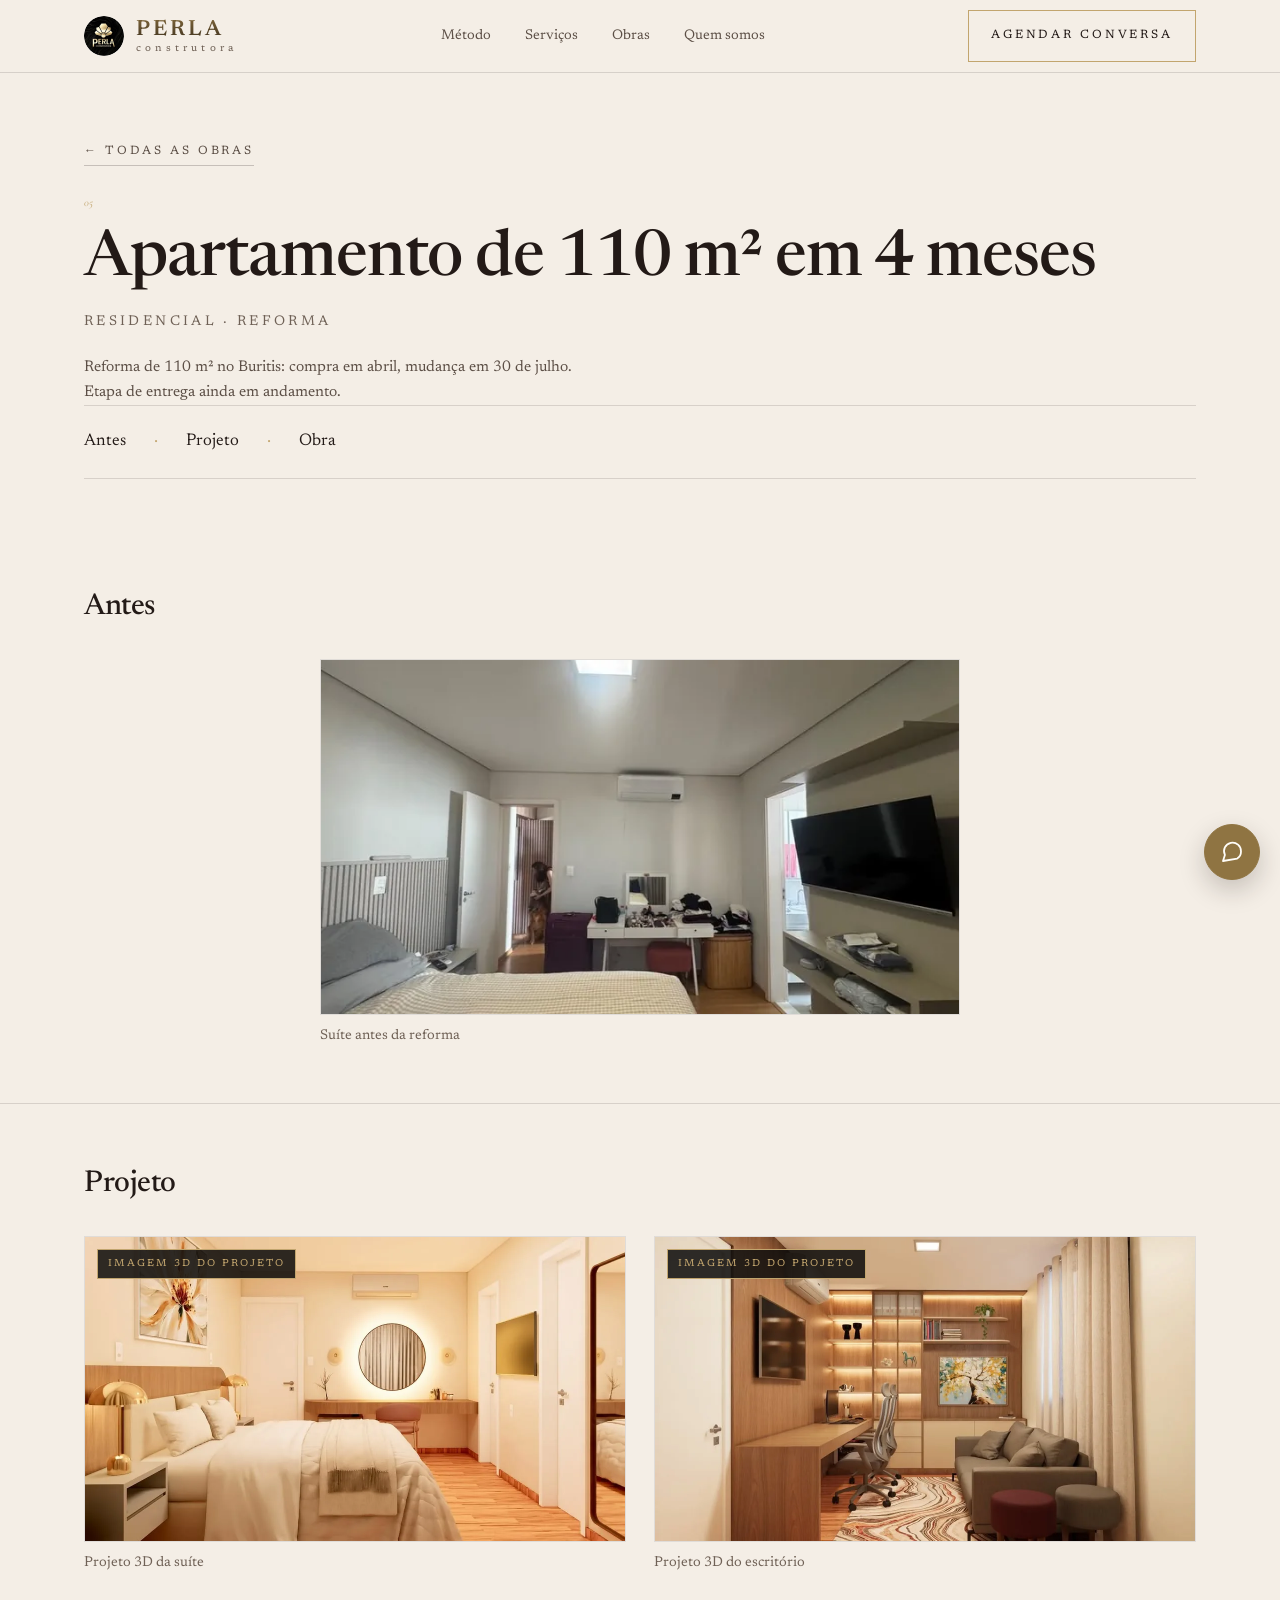
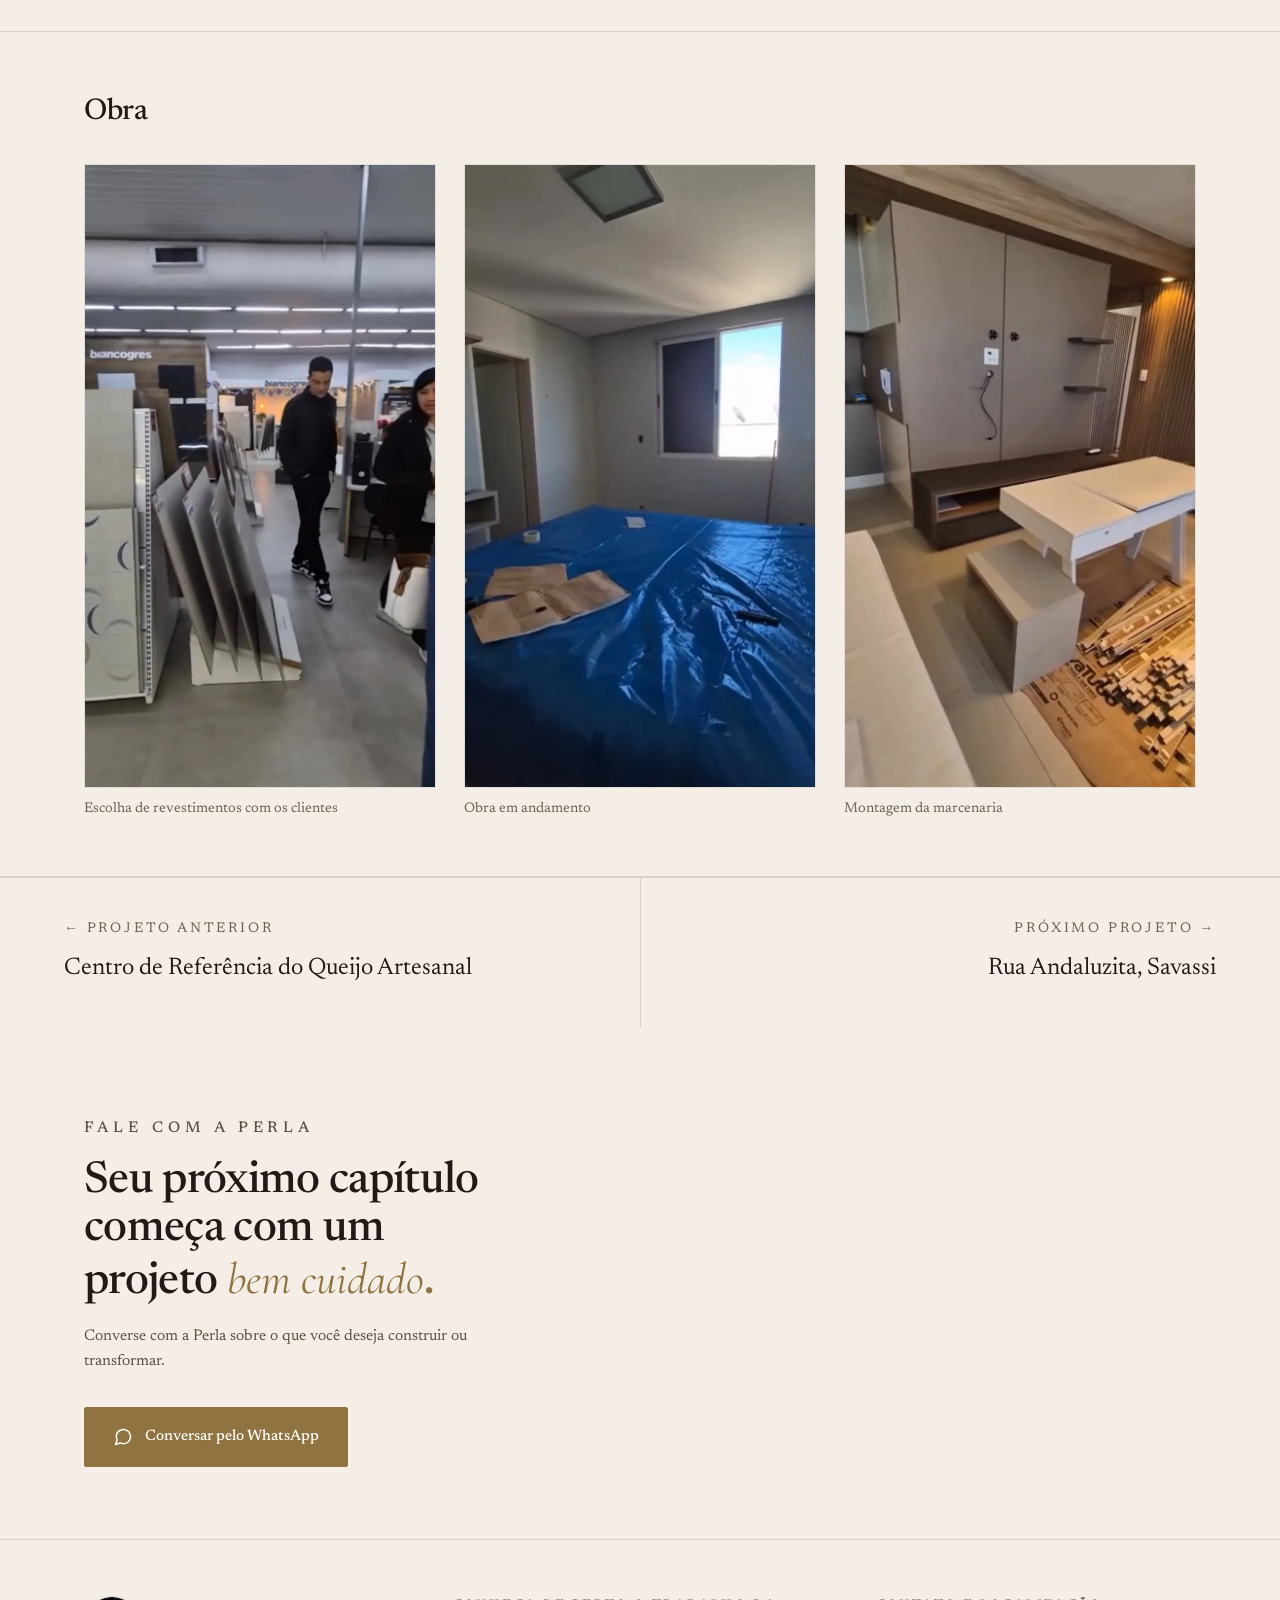
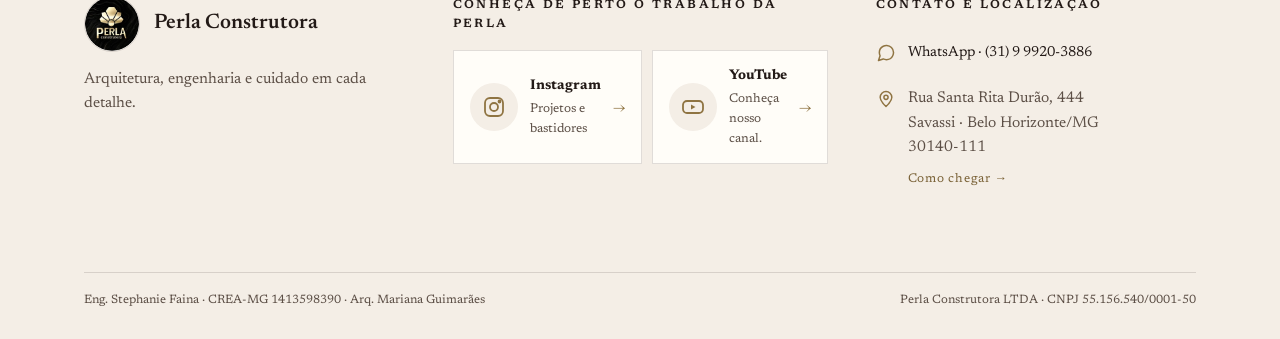
<file: obras/apartamento-110m2-buritis/index.html>
<!doctype html>
<html lang="pt-BR">
<head>
<meta charset="utf-8">
<meta name="viewport" content="width=device-width, initial-scale=1, viewport-fit=cover">
<meta name="robots" content="noindex, nofollow">
<title>Apartamento de 110 m² em 4 meses | Perla Construtora</title>
<meta name="description" content="Reforma de 110 m² no Buritis: compra em abril, mudança em 30 de julho. Etapa de entrega ainda em andamento.">
<meta name="theme-color" content="#F4EEE6">
<link rel="icon" type="image/png" sizes="32x32" href="../../assets/img/brand/favicon-32.png">
<link rel="apple-touch-icon" sizes="180x180" href="../../assets/img/brand/favicon-180.png">
<link rel="preconnect" href="https://fonts.googleapis.com">
<link rel="preconnect" href="https://fonts.gstatic.com" crossorigin>
<link rel="stylesheet" href="https://fonts.googleapis.com/css2?family=Cormorant+Garamond:ital,wght@1,400;1,500&family=Newsreader:ital,opsz,wght@0,6..72,400;0,6..72,500;0,6..72,600;1,6..72,400&display=swap">
<link rel="stylesheet" href="../../assets/css/obra.css">
<noscript><style>
[data-reveal]{opacity:1 !important;transform:none !important}
.comp-slider{display:none}
.comp-frame{aspect-ratio:auto !important;display:flex !important;flex-wrap:wrap;gap:0}
.comp-frame img{position:static !important;clip-path:none !important;width:50% !important;height:auto !important}
.comp-antes{order:1}
.comp-depois{order:2}
.comp-handle{display:none}
.comp-label{position:static !important;display:block !important;text-align:center;width:50%}
.comp-label-antes{order:3}
.comp-label-depois{order:4}
</style></noscript>
<link rel="stylesheet" href="../../assets/css/assistant.css">
</head>
<body class="tem-barra-contato">
<nav class="nav" aria-label="Principal">
  <div class="shell">
    <a href="../../index.html" class="wordmark" aria-label="Perla Construtora">
      <picture><source srcset="../../assets/img/brand/logo-perla-icon.webp" type="image/webp"><img src="../../assets/img/brand/logo-perla-icon.jpg" alt="Perla Construtora" width="40" height="40" loading="eager"></picture>
      <span class="txt"><b>PERLA</b><span class="sub">construtora</span></span>
    </a>
    <ul>
      <li><a href="../../index.html#metodo">Método</a></li>
      <li><a href="../../index.html#servicos">Serviços</a></li>
      <li><a href="../../index.html#obras">Obras</a></li>
      <li><a href="../../index.html#quem-somos">Quem somos</a></li>
    </ul>
    <a class="btn" href="https://wa.me/5531999203886?text=Ol%C3%A1!%20Conheci%20a%20Perla%20pelo%20site%20e%20gostaria%20de%20conversar%20sobre%20o%20projeto%20Apartamento%20de%20110%20m%C2%B2%20em%204%20meses." target="_blank" rel="noopener">Agendar conversa</a>
    <button class="nav-burger" type="button" aria-expanded="false" aria-controls="nav-mobile" aria-label="Abrir menu"><span></span><span></span><span></span></button>
  </div>
</nav>
<div class="nav-mobile" id="nav-mobile">
  <ul>
    <li><a href="../../index.html#metodo">Método</a></li>
    <li><a href="../../index.html#servicos">Serviços</a></li>
    <li><a href="../../index.html#obras">Obras</a></li>
    <li><a href="../../index.html#quem-somos">Quem somos</a></li>
  </ul>
  <a class="btn solid" href="https://wa.me/5531999203886?text=Ol%C3%A1!%20Conheci%20a%20Perla%20pelo%20site%20e%20gostaria%20de%20conversar%20sobre%20o%20projeto%20Apartamento%20de%20110%20m%C2%B2%20em%204%20meses." target="_blank" rel="noopener">Agendar conversa <span class="arr">→</span></a>
</div>

<header class="obra-topo">
  <div class="shell">
    <a class="link voltar" href="../../index.html#obras">← Todas as obras</a>
    <p class="label dim"><span class="it">05</span></p>
    <h1>Apartamento de 110 m² em 4 meses</h1>
    <span class="t">Residencial · Reforma</span>
    <p class="resumo">Reforma de 110 m² no Buritis: compra em abril, mudança em 30 de julho. Etapa de entrega ainda em andamento.</p>
  </div>
  <div class="shell">
    <nav class="timeline" aria-label="Etapas do projeto">
      <a href="#etapa-antes">Antes</a>
      <span class="dot">·</span>
      <a href="#etapa-projeto">Projeto</a>
      <span class="dot">·</span>
      <a href="#etapa-obra">Obra</a>
    </nav>
  </div>
</header>

<section class="etapa-bloco" id="etapa-antes">
      <div class="shell">
        <h2>Antes</h2>
        <div class="etapa-grid cols-1">
        <figure data-lightbox-index="0">
          <span class="frame"><picture><source srcset="../../projetos/05-apartamento-110m2-buritis/01-antes-suite-antes-da-reforma.webp" type="image/webp"><img src="../../projetos/05-apartamento-110m2-buritis/01-antes-suite-antes-da-reforma.jpg" alt="Apartamento de 110 m² em 4 meses — Suíte antes da reforma" width="720" height="400" loading="lazy" tabindex="0" role="button" aria-label="Ampliar: Apartamento de 110 m² em 4 meses — Suíte antes da reforma"></picture></span>
          <figcaption>Suíte antes da reforma</figcaption>
        </figure>
        </div>
      </div>
    </section>

<section class="etapa-bloco" id="etapa-projeto">
      <div class="shell">
        <h2>Projeto</h2>
        <div class="etapa-grid cols-2">
        <figure data-lightbox-index="1">
          <span class="frame"><span class="selo">Imagem 3D do projeto</span><picture><source srcset="../../projetos/05-apartamento-110m2-buritis/02-projeto-projeto-3d-da-suite.webp" type="image/webp"><img src="../../projetos/05-apartamento-110m2-buritis/02-projeto-projeto-3d-da-suite.jpg" alt="Apartamento de 110 m² em 4 meses — Projeto 3D da suíte" width="1080" height="608" loading="eager" fetchpriority="high" tabindex="0" role="button" aria-label="Ampliar: Apartamento de 110 m² em 4 meses — Projeto 3D da suíte"></picture></span>
          <figcaption>Projeto 3D da suíte</figcaption>
        </figure>
        <figure data-lightbox-index="2">
          <span class="frame"><span class="selo">Imagem 3D do projeto</span><picture><source srcset="../../projetos/05-apartamento-110m2-buritis/03-projeto-projeto-3d-do-escritorio.webp" type="image/webp"><img src="../../projetos/05-apartamento-110m2-buritis/03-projeto-projeto-3d-do-escritorio.jpg" alt="Apartamento de 110 m² em 4 meses — Projeto 3D do escritório" width="1080" height="608" loading="lazy" tabindex="0" role="button" aria-label="Ampliar: Apartamento de 110 m² em 4 meses — Projeto 3D do escritório"></picture></span>
          <figcaption>Projeto 3D do escritório</figcaption>
        </figure>
        </div>
      </div>
    </section>

<section class="etapa-bloco" id="etapa-obra">
      <div class="shell">
        <h2>Obra</h2>
        <div class="etapa-grid cols-3">
        <figure data-lightbox-index="3">
          <span class="frame"><picture><source srcset="../../projetos/05-apartamento-110m2-buritis/04-obra-escolha-de-revestimentos-com-os-clientes.webp" type="image/webp"><img src="../../projetos/05-apartamento-110m2-buritis/04-obra-escolha-de-revestimentos-com-os-clientes.jpg" alt="Apartamento de 110 m² em 4 meses — Escolha de revestimentos com os clientes" width="720" height="1280" loading="lazy" tabindex="0" role="button" aria-label="Ampliar: Apartamento de 110 m² em 4 meses — Escolha de revestimentos com os clientes"></picture></span>
          <figcaption>Escolha de revestimentos com os clientes</figcaption>
        </figure>
        <figure data-lightbox-index="4">
          <span class="frame"><picture><source srcset="../../projetos/05-apartamento-110m2-buritis/05-obra-obra-em-andamento.webp" type="image/webp"><img src="../../projetos/05-apartamento-110m2-buritis/05-obra-obra-em-andamento.jpg" alt="Apartamento de 110 m² em 4 meses — Obra em andamento" width="720" height="1280" loading="lazy" tabindex="0" role="button" aria-label="Ampliar: Apartamento de 110 m² em 4 meses — Obra em andamento"></picture></span>
          <figcaption>Obra em andamento</figcaption>
        </figure>
        <figure data-lightbox-index="5">
          <span class="frame"><picture><source srcset="../../projetos/05-apartamento-110m2-buritis/06-obra-montagem-da-marcenaria.webp" type="image/webp"><img src="../../projetos/05-apartamento-110m2-buritis/06-obra-montagem-da-marcenaria.jpg" alt="Apartamento de 110 m² em 4 meses — Montagem da marcenaria" width="720" height="1280" loading="lazy" tabindex="0" role="button" aria-label="Ampliar: Apartamento de 110 m² em 4 meses — Montagem da marcenaria"></picture></span>
          <figcaption>Montagem da marcenaria</figcaption>
        </figure>
        </div>
      </div>
    </section>



<nav class="obra-prox" aria-label="Outros projetos">
  <a href="../centro-referencia-queijo-artesanal/index.html"><span class="lbl">← Projeto anterior</span><span class="tt">Centro de Referência do Queijo Artesanal</span></a>
  <a href="../rua-andaluzita-savassi/index.html"><span class="lbl">Próximo projeto →</span><span class="tt">Rua Andaluzita, Savassi</span></a>
</nav>

<section class="cta-contato paper">
  <div class="shell">
    <p class="label dim" style="color:var(--tinta-2)">Fale com a Perla</p>
    <h2 style="margin-top:16px">Seu próximo capítulo começa com um projeto <span class="it" style="color:var(--ouro-paper)">bem cuidado</span><span class="dot" style="color:var(--ouro-paper)">.</span></h2>
    <p>Converse com a Perla sobre o que você deseja construir ou transformar.</p>
    <div class="ctas">
      <a class="btn-contato principal" href="https://wa.me/5531999203886?text=Ol%C3%A1!%20Conheci%20a%20Perla%20pelo%20site%20e%20gostaria%20de%20conversar%20sobre%20o%20projeto%20Apartamento%20de%20110%20m%C2%B2%20em%204%20meses." target="_blank" rel="noopener"><svg viewBox="0 0 24 24" fill="none" stroke="currentColor" stroke-width="1.8" stroke-linecap="round" stroke-linejoin="round" aria-hidden="true"><path d="M21 11.5a8.38 8.38 0 0 1-.9 3.8 8.5 8.5 0 0 1-7.6 4.7 8.38 8.38 0 0 1-3.8-.9L3 21l1.9-5.7a8.38 8.38 0 0 1-.9-3.8 8.5 8.5 0 0 1 4.7-7.6 8.38 8.38 0 0 1 3.8-.9h.5a8.48 8.48 0 0 1 8 8v.5z"/></svg> Conversar pelo WhatsApp</a>
      <!-- Botão "Enviar um e-mail" entra assim que o endereço oficial for confirmado — ver PROGRESS.md. -->
    </div>
  </div>
</section>

<footer class="rodape-claro paper">
  <div class="shell">
    <div class="rodape-marca">
      <a href="../../index.html" class="wordmark-lg" aria-label="Perla Construtora, ir para o início">
        <picture><source srcset="../../assets/img/brand/logo-perla-icon.webp" type="image/webp"><img src="../../assets/img/brand/logo-perla-icon.jpg" alt="" width="56" height="56" loading="lazy"></picture>
        <b>Perla Construtora</b>
      </a>
      <p>Arquitetura, engenharia e cuidado em cada detalhe.</p>
    </div>

    <div class="rodape-redes">
      <p class="footer-titulo">Conheça de perto o trabalho da Perla</p>
      <div class="rede-cards">
        <a class="rede-card" href="https://www.instagram.com/perlaconstrutora/" target="_blank" rel="noopener">
          <span class="rede-icon"><svg viewBox="0 0 24 24" fill="none" stroke="currentColor" stroke-width="1.8" stroke-linecap="round" stroke-linejoin="round" aria-hidden="true"><rect x="3" y="3" width="18" height="18" rx="5"/><circle cx="12" cy="12" r="4"/><circle cx="17.5" cy="6.5" r="1"/></svg></span>
          <span class="rede-info"><b>Instagram</b><span>Projetos e bastidores</span></span>
          <span class="rede-seta" aria-hidden="true">→</span>
        </a>
        <a class="rede-card" href="https://youtube.com/@perlaconstrutora" target="_blank" rel="noopener">
          <span class="rede-icon"><svg viewBox="0 0 24 24" fill="none" stroke="currentColor" stroke-width="1.8" stroke-linecap="round" stroke-linejoin="round" aria-hidden="true"><rect x="2" y="6" width="20" height="12" rx="4"/><path d="M10 9.5v5l4.5-2.5z" fill="currentColor" stroke="none"/></svg></span>
          <span class="rede-info"><b>YouTube</b><span>Conheça nosso canal.</span></span>
          <span class="rede-seta" aria-hidden="true">→</span>
        </a>
      </div>
    </div>

    <div class="rodape-contato">
      <p class="footer-titulo">Contato e localização</p>
      <a class="contato-linha" href="https://wa.me/5531999203886?text=Ol%C3%A1!%20Conheci%20a%20Perla%20pelo%20site%20e%20gostaria%20de%20conversar%20sobre%20o%20projeto%20Apartamento%20de%20110%20m%C2%B2%20em%204%20meses." target="_blank" rel="noopener"><svg class="contato-icon" viewBox="0 0 24 24" fill="none" stroke="currentColor" stroke-width="1.8" stroke-linecap="round" stroke-linejoin="round" aria-hidden="true"><path d="M21 11.5a8.38 8.38 0 0 1-.9 3.8 8.5 8.5 0 0 1-7.6 4.7 8.38 8.38 0 0 1-3.8-.9L3 21l1.9-5.7a8.38 8.38 0 0 1-.9-3.8 8.5 8.5 0 0 1 4.7-7.6 8.38 8.38 0 0 1 3.8-.9h.5a8.48 8.48 0 0 1 8 8v.5z"/></svg> WhatsApp · (31) 9 9920-3886</a>
      <!-- E-mail: aguardando endereço oficial confirmado pela empresa. -->
      <div class="endereco-bloco">
        <svg class="contato-icon" viewBox="0 0 24 24" fill="none" stroke="currentColor" stroke-width="1.8" stroke-linecap="round" stroke-linejoin="round" aria-hidden="true"><path d="M12 21s-7-6.5-7-11a7 7 0 0 1 14 0c0 4.5-7 11-7 11z"/><circle cx="12" cy="10" r="2.5"/></svg>
        <address>Rua Santa Rita Durão, 444<br>Savassi · Belo Horizonte/MG<br>30140-111</address>
      </div>
      <a class="como-chegar" href="https://www.google.com/maps/search/?api=1&query=Rua+Santa+Rita+Dur%C3%A3o%2C+444%2C+Savassi%2C+Belo+Horizonte%2FMG%2C+30140-111" target="_blank" rel="noopener">Como chegar →</a>
    </div>

    <div class="legal">
      <span>Eng. Stephanie Faina · CREA-MG 1413598390 · Arq. Mariana Guimarães</span>
      <span>Perla Construtora LTDA · CNPJ 55.156.540/0001-50</span>
    </div>
  </div>
</footer>

<div class="barra-contato-mobile" id="barra-contato">
  <a href="https://wa.me/5531999203886?text=Ol%C3%A1!%20Conheci%20a%20Perla%20pelo%20site%20e%20gostaria%20de%20conversar%20sobre%20o%20projeto%20Apartamento%20de%20110%20m%C2%B2%20em%204%20meses." target="_blank" rel="noopener"><svg viewBox="0 0 24 24" fill="none" stroke="currentColor" stroke-width="1.8" stroke-linecap="round" stroke-linejoin="round" aria-hidden="true"><path d="M21 11.5a8.38 8.38 0 0 1-.9 3.8 8.5 8.5 0 0 1-7.6 4.7 8.38 8.38 0 0 1-3.8-.9L3 21l1.9-5.7a8.38 8.38 0 0 1-.9-3.8 8.5 8.5 0 0 1 4.7-7.6 8.38 8.38 0 0 1 3.8-.9h.5a8.48 8.48 0 0 1 8 8v.5z"/></svg> WhatsApp</a>
</div>

<div class="lightbox" id="lightbox" role="dialog" aria-modal="true" aria-label="Galeria em tela cheia">
  <button class="fechar" type="button" aria-label="Fechar">✕</button>
  <button class="seta prev" type="button" aria-label="Foto anterior">‹</button>
  <figure>
    <img id="lightbox-img" alt="">
    <figcaption id="lightbox-caption"><span id="lightbox-legenda"></span><span class="etapa" id="lightbox-etapa"></span></figcaption>
  </figure>
  <button class="seta next" type="button" aria-label="Próxima foto">›</button>
  <div class="contador" id="lightbox-contador"></div>
</div>

<script id="fotos-data" type="application/json">[{"src":"../../projetos/05-apartamento-110m2-buritis/01-antes-suite-antes-da-reforma.jpg","legenda":"Suíte antes da reforma","etapa":"Antes"},{"src":"../../projetos/05-apartamento-110m2-buritis/02-projeto-projeto-3d-da-suite.jpg","legenda":"Projeto 3D da suíte","etapa":"Projeto"},{"src":"../../projetos/05-apartamento-110m2-buritis/03-projeto-projeto-3d-do-escritorio.jpg","legenda":"Projeto 3D do escritório","etapa":"Projeto"},{"src":"../../projetos/05-apartamento-110m2-buritis/04-obra-escolha-de-revestimentos-com-os-clientes.jpg","legenda":"Escolha de revestimentos com os clientes","etapa":"Obra"},{"src":"../../projetos/05-apartamento-110m2-buritis/05-obra-obra-em-andamento.jpg","legenda":"Obra em andamento","etapa":"Obra"},{"src":"../../projetos/05-apartamento-110m2-buritis/06-obra-montagem-da-marcenaria.jpg","legenda":"Montagem da marcenaria","etapa":"Obra"}]</script>
<script>
// Revelação ao rolar — mesmo mecanismo do index.html
if (window.matchMedia('(prefers-reduced-motion: no-preference)').matches && 'IntersectionObserver' in window) {
  var io = new IntersectionObserver(function (entries) {
    entries.forEach(function (entry) {
      if (entry.isIntersecting) { entry.target.classList.add('in'); io.unobserve(entry.target); }
    });
  }, { threshold: 0.1, rootMargin: '0px 0px -8% 0px' });
  document.querySelectorAll('[data-reveal]').forEach(function (el) { io.observe(el); });
} else {
  document.querySelectorAll('[data-reveal]').forEach(function (el) { el.classList.add('in'); });
}
</script>
<script>
// Menu mobile — idêntico ao index.html
(function () {
  var burger = document.querySelector('.nav-burger');
  var panel = document.getElementById('nav-mobile');
  if (!burger || !panel) return;
  function close() { burger.setAttribute('aria-expanded', 'false'); panel.classList.remove('open'); document.body.classList.remove('nav-open', 'esconder-barra-contato'); }
  function open() { burger.setAttribute('aria-expanded', 'true'); panel.classList.add('open'); document.body.classList.add('nav-open', 'esconder-barra-contato'); }
  burger.addEventListener('click', function () { if (panel.classList.contains('open')) close(); else open(); });
  panel.querySelectorAll('a').forEach(function (a) { a.addEventListener('click', close); });
  document.addEventListener('keydown', function (e) { if (e.key === 'Escape') close(); });
  document.addEventListener('click', function (e) { if (panel.classList.contains('open') && !panel.contains(e.target) && e.target !== burger && !burger.contains(e.target)) close(); });
  window.addEventListener('resize', function () { if (window.innerWidth > 900) close(); });
})();
</script>
<script>
// Lightbox — tela cheia, setas + teclado, Esc fecha, contador "n / total", legenda e etapa.
// Ao fechar, o foco volta pra miniatura que abriu a foto (nunca some pro topo da página).
(function () {
  var fotos = JSON.parse(document.getElementById('fotos-data').textContent);
  var lb = document.getElementById('lightbox');
  var img = document.getElementById('lightbox-img');
  var legenda = document.getElementById('lightbox-legenda');
  var etapaEl = document.getElementById('lightbox-etapa');
  var contador = document.getElementById('lightbox-contador');
  var atual = 0;
  var gatilho = null;

  function mostrar(i) {
    atual = (i + fotos.length) % fotos.length;
    var f = fotos[atual];
    img.src = f.src;
    img.alt = f.legenda;
    legenda.textContent = f.legenda;
    etapaEl.textContent = f.etapa;
    contador.textContent = (atual + 1) + ' / ' + fotos.length;
  }
  function abrir(i, origem) {
    gatilho = origem || null;
    mostrar(i);
    lb.classList.add('open');
    document.body.classList.add('nav-open', 'esconder-barra-contato');
    lb.querySelector('.fechar').focus();
  }
  function fechar() {
    lb.classList.remove('open');
    document.body.classList.remove('nav-open', 'esconder-barra-contato');
    if (gatilho) { gatilho.focus(); gatilho = null; }
  }

  document.querySelectorAll('[data-lightbox-index]').forEach(function (fig) {
    var alvo = fig.querySelector('img');
    alvo.addEventListener('click', function () {
      abrir(parseInt(fig.getAttribute('data-lightbox-index'), 10), alvo);
    });
    alvo.addEventListener('keydown', function (e) {
      if (e.key === 'Enter' || e.key === ' ') {
        e.preventDefault();
        abrir(parseInt(fig.getAttribute('data-lightbox-index'), 10), alvo);
      }
    });
  });
  lb.querySelector('.fechar').addEventListener('click', fechar);
  lb.querySelector('.prev').addEventListener('click', function () { mostrar(atual - 1); });
  lb.querySelector('.next').addEventListener('click', function () { mostrar(atual + 1); });
  lb.addEventListener('click', function (e) { if (e.target === lb) fechar(); });
  document.addEventListener('keydown', function (e) {
    if (!lb.classList.contains('open')) return;
    if (e.key === 'Escape') fechar();
    if (e.key === 'ArrowLeft') mostrar(atual - 1);
    if (e.key === 'ArrowRight') mostrar(atual + 1);
  });
})();
</script>
<script>
// Comparador antes/depois: input range nativo (mouse, toque e teclado já funcionam sem código
// extra) controla quanto da foto "depois" fica visível por cima da foto "antes".
(function () {
  var frame = document.getElementById('comp-frame');
  var slider = document.getElementById('comp-slider');
  if (!frame || !slider) return;
  slider.addEventListener('input', function () {
    frame.style.setProperty('--pos', slider.value + '%');
  });
})();
</script>
<script src="../../assets/js/assistant.js" defer></script>
</body>
</html>
</file>
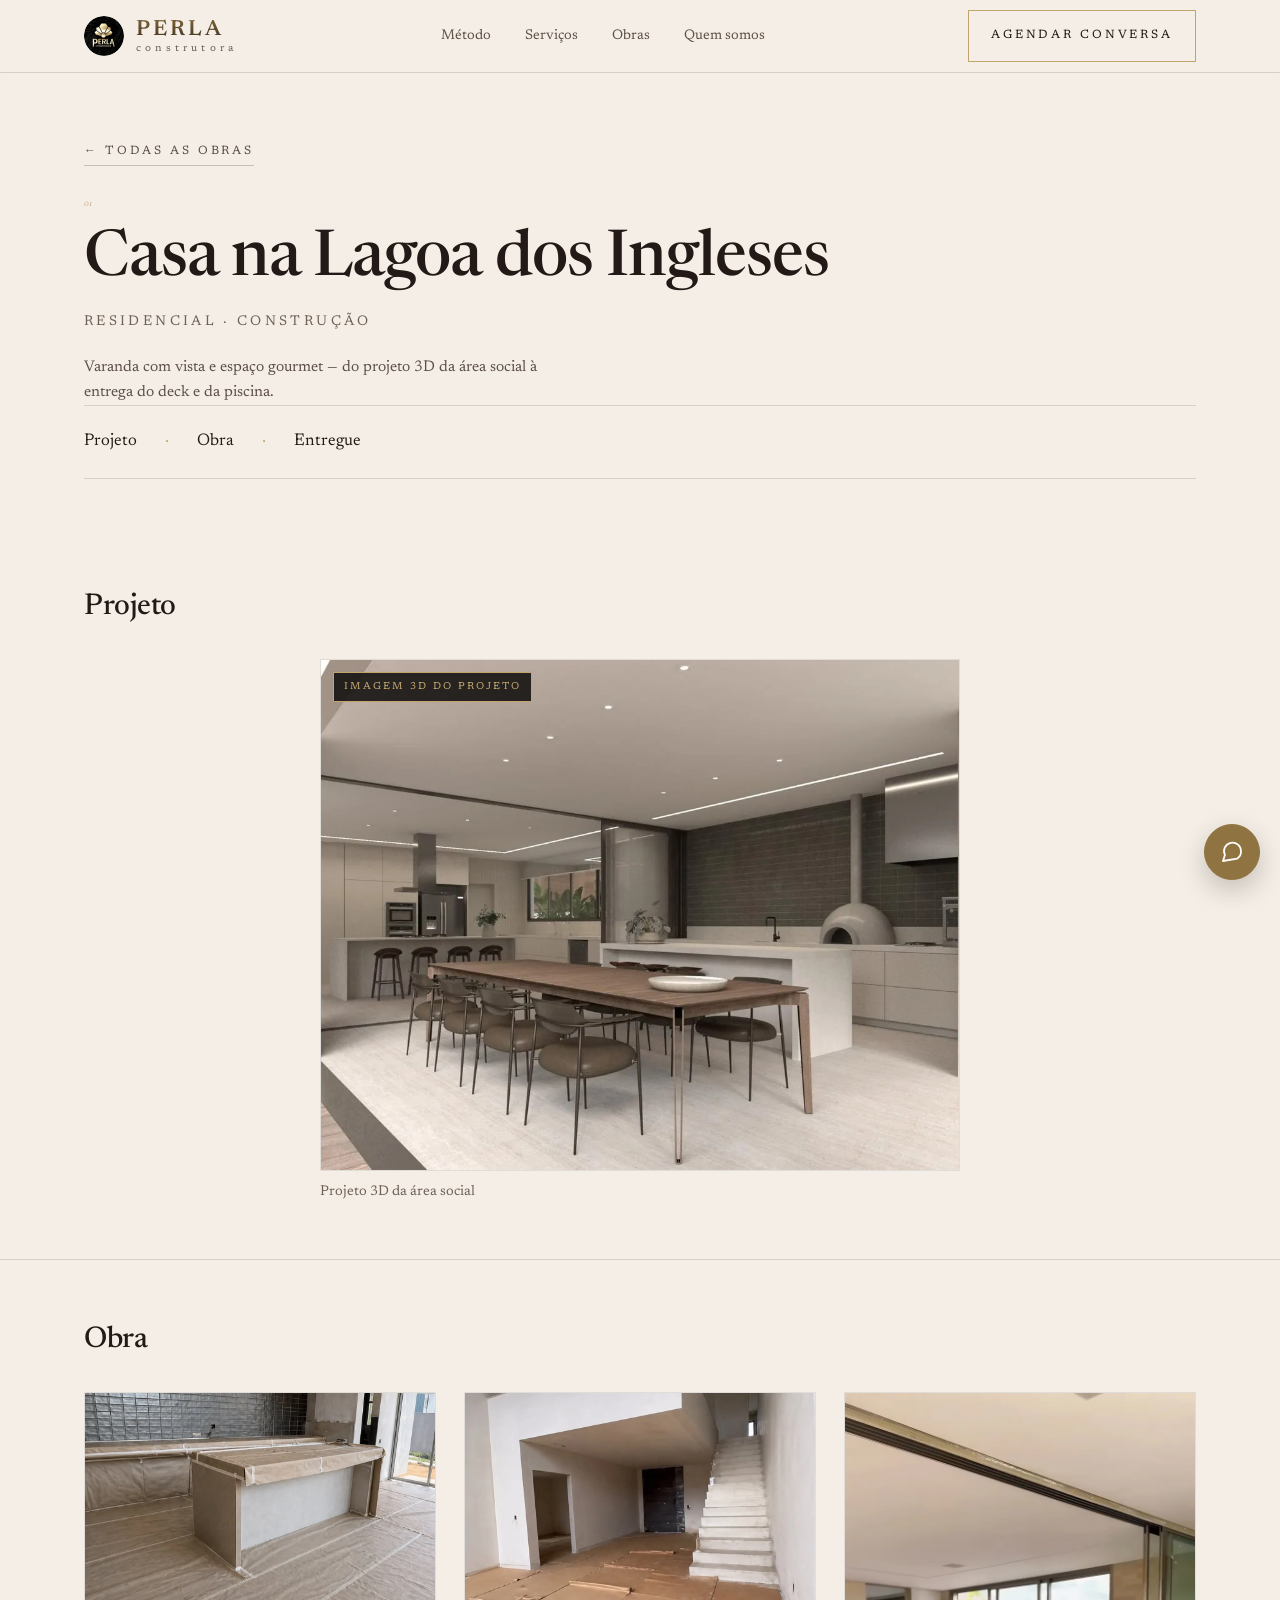
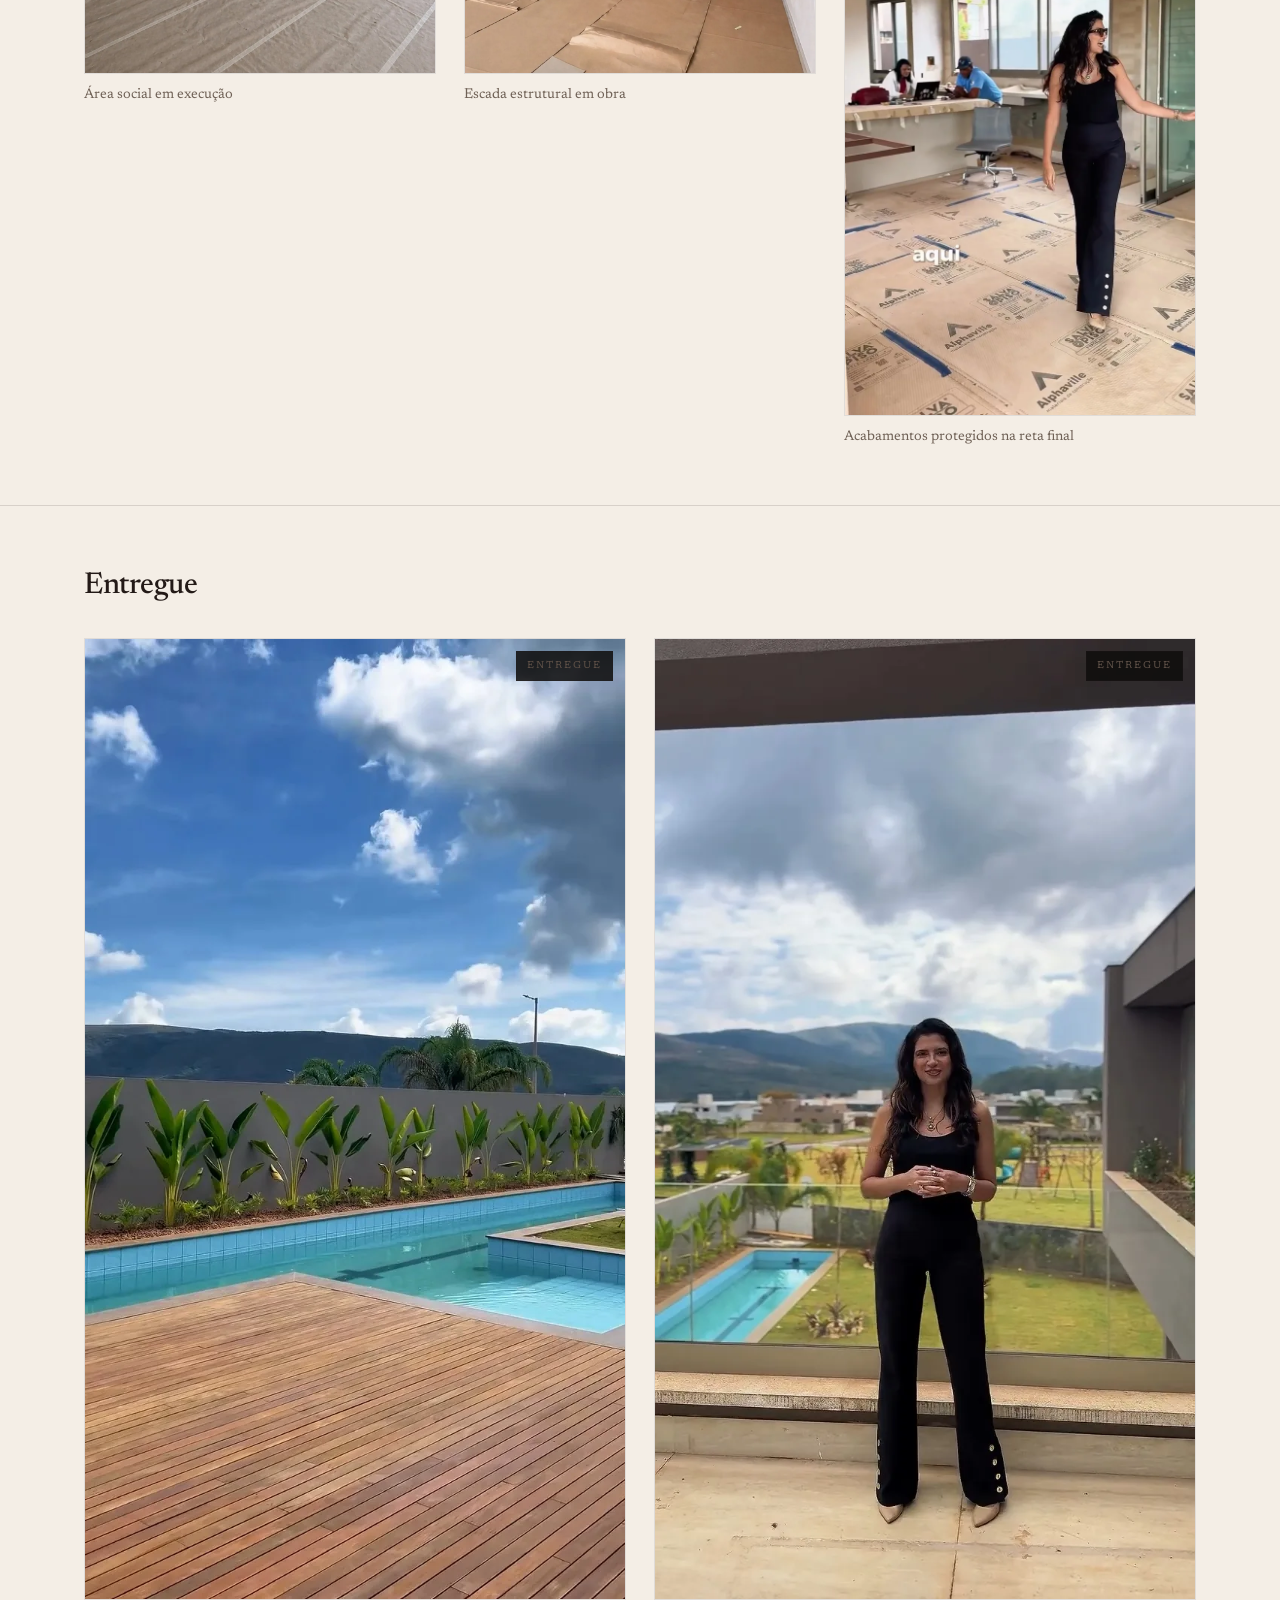
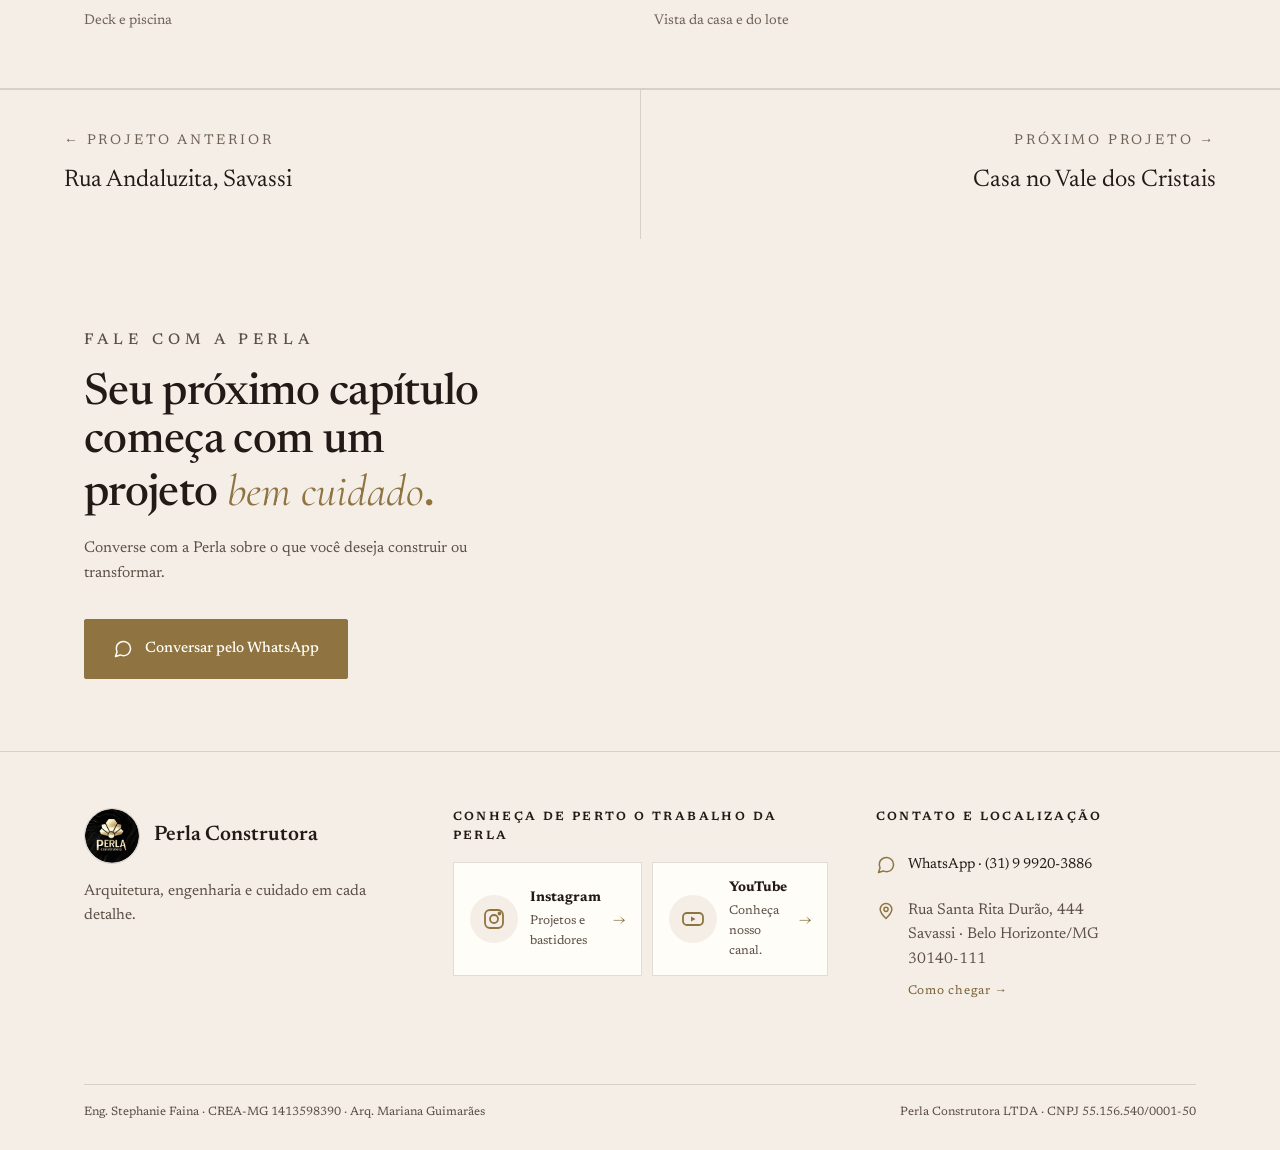
<file: obras/casa-lagoa-dos-ingleses/index.html>
<!doctype html>
<html lang="pt-BR">
<head>
<meta charset="utf-8">
<meta name="viewport" content="width=device-width, initial-scale=1, viewport-fit=cover">
<meta name="robots" content="noindex, nofollow">
<title>Casa na Lagoa dos Ingleses | Perla Construtora</title>
<meta name="description" content="Varanda com vista e espaço gourmet — do projeto 3D da área social à entrega do deck e da piscina.">
<meta name="theme-color" content="#F4EEE6">
<link rel="icon" type="image/png" sizes="32x32" href="../../assets/img/brand/favicon-32.png">
<link rel="apple-touch-icon" sizes="180x180" href="../../assets/img/brand/favicon-180.png">
<link rel="preconnect" href="https://fonts.googleapis.com">
<link rel="preconnect" href="https://fonts.gstatic.com" crossorigin>
<link rel="stylesheet" href="https://fonts.googleapis.com/css2?family=Cormorant+Garamond:ital,wght@1,400;1,500&family=Newsreader:ital,opsz,wght@0,6..72,400;0,6..72,500;0,6..72,600;1,6..72,400&display=swap">
<link rel="stylesheet" href="../../assets/css/obra.css">
<noscript><style>
[data-reveal]{opacity:1 !important;transform:none !important}
.comp-slider{display:none}
.comp-frame{aspect-ratio:auto !important;display:flex !important;flex-wrap:wrap;gap:0}
.comp-frame img{position:static !important;clip-path:none !important;width:50% !important;height:auto !important}
.comp-antes{order:1}
.comp-depois{order:2}
.comp-handle{display:none}
.comp-label{position:static !important;display:block !important;text-align:center;width:50%}
.comp-label-antes{order:3}
.comp-label-depois{order:4}
</style></noscript>
<link rel="stylesheet" href="../../assets/css/assistant.css">
</head>
<body class="tem-barra-contato">
<nav class="nav" aria-label="Principal">
  <div class="shell">
    <a href="../../index.html" class="wordmark" aria-label="Perla Construtora">
      <picture><source srcset="../../assets/img/brand/logo-perla-icon.webp" type="image/webp"><img src="../../assets/img/brand/logo-perla-icon.jpg" alt="Perla Construtora" width="40" height="40" loading="eager"></picture>
      <span class="txt"><b>PERLA</b><span class="sub">construtora</span></span>
    </a>
    <ul>
      <li><a href="../../index.html#metodo">Método</a></li>
      <li><a href="../../index.html#servicos">Serviços</a></li>
      <li><a href="../../index.html#obras">Obras</a></li>
      <li><a href="../../index.html#quem-somos">Quem somos</a></li>
    </ul>
    <a class="btn" href="https://wa.me/5531999203886?text=Ol%C3%A1!%20Conheci%20a%20Perla%20pelo%20site%20e%20gostaria%20de%20conversar%20sobre%20o%20projeto%20Casa%20na%20Lagoa%20dos%20Ingleses." target="_blank" rel="noopener">Agendar conversa</a>
    <button class="nav-burger" type="button" aria-expanded="false" aria-controls="nav-mobile" aria-label="Abrir menu"><span></span><span></span><span></span></button>
  </div>
</nav>
<div class="nav-mobile" id="nav-mobile">
  <ul>
    <li><a href="../../index.html#metodo">Método</a></li>
    <li><a href="../../index.html#servicos">Serviços</a></li>
    <li><a href="../../index.html#obras">Obras</a></li>
    <li><a href="../../index.html#quem-somos">Quem somos</a></li>
  </ul>
  <a class="btn solid" href="https://wa.me/5531999203886?text=Ol%C3%A1!%20Conheci%20a%20Perla%20pelo%20site%20e%20gostaria%20de%20conversar%20sobre%20o%20projeto%20Casa%20na%20Lagoa%20dos%20Ingleses." target="_blank" rel="noopener">Agendar conversa <span class="arr">→</span></a>
</div>

<header class="obra-topo">
  <div class="shell">
    <a class="link voltar" href="../../index.html#obras">← Todas as obras</a>
    <p class="label dim"><span class="it">01</span></p>
    <h1>Casa na Lagoa dos Ingleses</h1>
    <span class="t">Residencial · Construção</span>
    <p class="resumo">Varanda com vista e espaço gourmet — do projeto 3D da área social à entrega do deck e da piscina.</p>
  </div>
  <div class="shell">
    <nav class="timeline" aria-label="Etapas do projeto">
      <a href="#etapa-projeto">Projeto</a>
      <span class="dot">·</span>
      <a href="#etapa-obra">Obra</a>
      <span class="dot">·</span>
      <a href="#etapa-entregue">Entregue</a>
    </nav>
  </div>
</header>

<section class="etapa-bloco" id="etapa-projeto">
      <div class="shell">
        <h2>Projeto</h2>
        <div class="etapa-grid cols-1">
        <figure data-lightbox-index="0">
          <span class="frame"><span class="selo">Imagem 3D do projeto</span><picture><source srcset="../../projetos/01-casa-lagoa-dos-ingleses/01-projeto-projeto-3d-da-area-social.webp" type="image/webp"><img src="../../projetos/01-casa-lagoa-dos-ingleses/01-projeto-projeto-3d-da-area-social.jpg" alt="Casa na Lagoa dos Ingleses — Projeto 3D da área social" width="1024" height="819" loading="lazy" tabindex="0" role="button" aria-label="Ampliar: Casa na Lagoa dos Ingleses — Projeto 3D da área social"></picture></span>
          <figcaption>Projeto 3D da área social</figcaption>
        </figure>
        </div>
      </div>
    </section>

<section class="etapa-bloco" id="etapa-obra">
      <div class="shell">
        <h2>Obra</h2>
        <div class="etapa-grid cols-3">
        <figure data-lightbox-index="1">
          <span class="frame"><picture><source srcset="../../projetos/01-casa-lagoa-dos-ingleses/02-obra-area-social-em-execucao.webp" type="image/webp"><img src="../../projetos/01-casa-lagoa-dos-ingleses/02-obra-area-social-em-execucao.jpg" alt="Casa na Lagoa dos Ingleses — Área social em execução" width="1086" height="868" loading="lazy" tabindex="0" role="button" aria-label="Ampliar: Casa na Lagoa dos Ingleses — Área social em execução"></picture></span>
          <figcaption>Área social em execução</figcaption>
        </figure>
        <figure data-lightbox-index="2">
          <span class="frame"><picture><source srcset="../../projetos/01-casa-lagoa-dos-ingleses/03-obra-escada-estrutural-em-obra.webp" type="image/webp"><img src="../../projetos/01-casa-lagoa-dos-ingleses/03-obra-escada-estrutural-em-obra.jpg" alt="Casa na Lagoa dos Ingleses — Escada estrutural em obra" width="1086" height="868" loading="lazy" tabindex="0" role="button" aria-label="Ampliar: Casa na Lagoa dos Ingleses — Escada estrutural em obra"></picture></span>
          <figcaption>Escada estrutural em obra</figcaption>
        </figure>
        <figure data-lightbox-index="3">
          <span class="frame"><picture><source srcset="../../projetos/01-casa-lagoa-dos-ingleses/04-obra-acabamentos-protegidos-na-reta-final.webp" type="image/webp"><img src="../../projetos/01-casa-lagoa-dos-ingleses/04-obra-acabamentos-protegidos-na-reta-final.jpg" alt="Casa na Lagoa dos Ingleses — Acabamentos protegidos na reta final" width="720" height="1280" loading="lazy" tabindex="0" role="button" aria-label="Ampliar: Casa na Lagoa dos Ingleses — Acabamentos protegidos na reta final"></picture></span>
          <figcaption>Acabamentos protegidos na reta final</figcaption>
        </figure>
        </div>
      </div>
    </section>

<section class="etapa-bloco" id="etapa-entregue">
      <div class="shell">
        <h2>Entregue</h2>
        <div class="etapa-grid cols-2">
        <figure data-lightbox-index="4">
          <span class="frame"><span class="selo entregue">Entregue</span><picture><source srcset="../../projetos/01-casa-lagoa-dos-ingleses/05-entregue-deck-e-piscina.webp" type="image/webp"><img src="../../projetos/01-casa-lagoa-dos-ingleses/05-entregue-deck-e-piscina.jpg" alt="Casa na Lagoa dos Ingleses — Deck e piscina" width="720" height="1280" loading="eager" fetchpriority="high" tabindex="0" role="button" aria-label="Ampliar: Casa na Lagoa dos Ingleses — Deck e piscina"></picture></span>
          <figcaption>Deck e piscina</figcaption>
        </figure>
        <figure data-lightbox-index="5">
          <span class="frame"><span class="selo entregue">Entregue</span><picture><source srcset="../../projetos/01-casa-lagoa-dos-ingleses/06-entregue-vista-da-casa-e-do-lote.webp" type="image/webp"><img src="../../projetos/01-casa-lagoa-dos-ingleses/06-entregue-vista-da-casa-e-do-lote.jpg" alt="Casa na Lagoa dos Ingleses — Vista da casa e do lote" width="720" height="1280" loading="lazy" tabindex="0" role="button" aria-label="Ampliar: Casa na Lagoa dos Ingleses — Vista da casa e do lote"></picture></span>
          <figcaption>Vista da casa e do lote</figcaption>
        </figure>
        </div>
      </div>
    </section>



<nav class="obra-prox" aria-label="Outros projetos">
  <a href="../rua-andaluzita-savassi/index.html"><span class="lbl">← Projeto anterior</span><span class="tt">Rua Andaluzita, Savassi</span></a>
  <a href="../casa-vale-dos-cristais/index.html"><span class="lbl">Próximo projeto →</span><span class="tt">Casa no Vale dos Cristais</span></a>
</nav>

<section class="cta-contato paper">
  <div class="shell">
    <p class="label dim" style="color:var(--tinta-2)">Fale com a Perla</p>
    <h2 style="margin-top:16px">Seu próximo capítulo começa com um projeto <span class="it" style="color:var(--ouro-paper)">bem cuidado</span><span class="dot" style="color:var(--ouro-paper)">.</span></h2>
    <p>Converse com a Perla sobre o que você deseja construir ou transformar.</p>
    <div class="ctas">
      <a class="btn-contato principal" href="https://wa.me/5531999203886?text=Ol%C3%A1!%20Conheci%20a%20Perla%20pelo%20site%20e%20gostaria%20de%20conversar%20sobre%20o%20projeto%20Casa%20na%20Lagoa%20dos%20Ingleses." target="_blank" rel="noopener"><svg viewBox="0 0 24 24" fill="none" stroke="currentColor" stroke-width="1.8" stroke-linecap="round" stroke-linejoin="round" aria-hidden="true"><path d="M21 11.5a8.38 8.38 0 0 1-.9 3.8 8.5 8.5 0 0 1-7.6 4.7 8.38 8.38 0 0 1-3.8-.9L3 21l1.9-5.7a8.38 8.38 0 0 1-.9-3.8 8.5 8.5 0 0 1 4.7-7.6 8.38 8.38 0 0 1 3.8-.9h.5a8.48 8.48 0 0 1 8 8v.5z"/></svg> Conversar pelo WhatsApp</a>
      <!-- Botão "Enviar um e-mail" entra assim que o endereço oficial for confirmado — ver PROGRESS.md. -->
    </div>
  </div>
</section>

<footer class="rodape-claro paper">
  <div class="shell">
    <div class="rodape-marca">
      <a href="../../index.html" class="wordmark-lg" aria-label="Perla Construtora, ir para o início">
        <picture><source srcset="../../assets/img/brand/logo-perla-icon.webp" type="image/webp"><img src="../../assets/img/brand/logo-perla-icon.jpg" alt="" width="56" height="56" loading="lazy"></picture>
        <b>Perla Construtora</b>
      </a>
      <p>Arquitetura, engenharia e cuidado em cada detalhe.</p>
    </div>

    <div class="rodape-redes">
      <p class="footer-titulo">Conheça de perto o trabalho da Perla</p>
      <div class="rede-cards">
        <a class="rede-card" href="https://www.instagram.com/perlaconstrutora/" target="_blank" rel="noopener">
          <span class="rede-icon"><svg viewBox="0 0 24 24" fill="none" stroke="currentColor" stroke-width="1.8" stroke-linecap="round" stroke-linejoin="round" aria-hidden="true"><rect x="3" y="3" width="18" height="18" rx="5"/><circle cx="12" cy="12" r="4"/><circle cx="17.5" cy="6.5" r="1"/></svg></span>
          <span class="rede-info"><b>Instagram</b><span>Projetos e bastidores</span></span>
          <span class="rede-seta" aria-hidden="true">→</span>
        </a>
        <a class="rede-card" href="https://youtube.com/@perlaconstrutora" target="_blank" rel="noopener">
          <span class="rede-icon"><svg viewBox="0 0 24 24" fill="none" stroke="currentColor" stroke-width="1.8" stroke-linecap="round" stroke-linejoin="round" aria-hidden="true"><rect x="2" y="6" width="20" height="12" rx="4"/><path d="M10 9.5v5l4.5-2.5z" fill="currentColor" stroke="none"/></svg></span>
          <span class="rede-info"><b>YouTube</b><span>Conheça nosso canal.</span></span>
          <span class="rede-seta" aria-hidden="true">→</span>
        </a>
      </div>
    </div>

    <div class="rodape-contato">
      <p class="footer-titulo">Contato e localização</p>
      <a class="contato-linha" href="https://wa.me/5531999203886?text=Ol%C3%A1!%20Conheci%20a%20Perla%20pelo%20site%20e%20gostaria%20de%20conversar%20sobre%20o%20projeto%20Casa%20na%20Lagoa%20dos%20Ingleses." target="_blank" rel="noopener"><svg class="contato-icon" viewBox="0 0 24 24" fill="none" stroke="currentColor" stroke-width="1.8" stroke-linecap="round" stroke-linejoin="round" aria-hidden="true"><path d="M21 11.5a8.38 8.38 0 0 1-.9 3.8 8.5 8.5 0 0 1-7.6 4.7 8.38 8.38 0 0 1-3.8-.9L3 21l1.9-5.7a8.38 8.38 0 0 1-.9-3.8 8.5 8.5 0 0 1 4.7-7.6 8.38 8.38 0 0 1 3.8-.9h.5a8.48 8.48 0 0 1 8 8v.5z"/></svg> WhatsApp · (31) 9 9920-3886</a>
      <!-- E-mail: aguardando endereço oficial confirmado pela empresa. -->
      <div class="endereco-bloco">
        <svg class="contato-icon" viewBox="0 0 24 24" fill="none" stroke="currentColor" stroke-width="1.8" stroke-linecap="round" stroke-linejoin="round" aria-hidden="true"><path d="M12 21s-7-6.5-7-11a7 7 0 0 1 14 0c0 4.5-7 11-7 11z"/><circle cx="12" cy="10" r="2.5"/></svg>
        <address>Rua Santa Rita Durão, 444<br>Savassi · Belo Horizonte/MG<br>30140-111</address>
      </div>
      <a class="como-chegar" href="https://www.google.com/maps/search/?api=1&query=Rua+Santa+Rita+Dur%C3%A3o%2C+444%2C+Savassi%2C+Belo+Horizonte%2FMG%2C+30140-111" target="_blank" rel="noopener">Como chegar →</a>
    </div>

    <div class="legal">
      <span>Eng. Stephanie Faina · CREA-MG 1413598390 · Arq. Mariana Guimarães</span>
      <span>Perla Construtora LTDA · CNPJ 55.156.540/0001-50</span>
    </div>
  </div>
</footer>

<div class="barra-contato-mobile" id="barra-contato">
  <a href="https://wa.me/5531999203886?text=Ol%C3%A1!%20Conheci%20a%20Perla%20pelo%20site%20e%20gostaria%20de%20conversar%20sobre%20o%20projeto%20Casa%20na%20Lagoa%20dos%20Ingleses." target="_blank" rel="noopener"><svg viewBox="0 0 24 24" fill="none" stroke="currentColor" stroke-width="1.8" stroke-linecap="round" stroke-linejoin="round" aria-hidden="true"><path d="M21 11.5a8.38 8.38 0 0 1-.9 3.8 8.5 8.5 0 0 1-7.6 4.7 8.38 8.38 0 0 1-3.8-.9L3 21l1.9-5.7a8.38 8.38 0 0 1-.9-3.8 8.5 8.5 0 0 1 4.7-7.6 8.38 8.38 0 0 1 3.8-.9h.5a8.48 8.48 0 0 1 8 8v.5z"/></svg> WhatsApp</a>
</div>

<div class="lightbox" id="lightbox" role="dialog" aria-modal="true" aria-label="Galeria em tela cheia">
  <button class="fechar" type="button" aria-label="Fechar">✕</button>
  <button class="seta prev" type="button" aria-label="Foto anterior">‹</button>
  <figure>
    <img id="lightbox-img" alt="">
    <figcaption id="lightbox-caption"><span id="lightbox-legenda"></span><span class="etapa" id="lightbox-etapa"></span></figcaption>
  </figure>
  <button class="seta next" type="button" aria-label="Próxima foto">›</button>
  <div class="contador" id="lightbox-contador"></div>
</div>

<script id="fotos-data" type="application/json">[{"src":"../../projetos/01-casa-lagoa-dos-ingleses/01-projeto-projeto-3d-da-area-social.jpg","legenda":"Projeto 3D da área social","etapa":"Projeto"},{"src":"../../projetos/01-casa-lagoa-dos-ingleses/02-obra-area-social-em-execucao.jpg","legenda":"Área social em execução","etapa":"Obra"},{"src":"../../projetos/01-casa-lagoa-dos-ingleses/03-obra-escada-estrutural-em-obra.jpg","legenda":"Escada estrutural em obra","etapa":"Obra"},{"src":"../../projetos/01-casa-lagoa-dos-ingleses/04-obra-acabamentos-protegidos-na-reta-final.jpg","legenda":"Acabamentos protegidos na reta final","etapa":"Obra"},{"src":"../../projetos/01-casa-lagoa-dos-ingleses/05-entregue-deck-e-piscina.jpg","legenda":"Deck e piscina","etapa":"Entregue"},{"src":"../../projetos/01-casa-lagoa-dos-ingleses/06-entregue-vista-da-casa-e-do-lote.jpg","legenda":"Vista da casa e do lote","etapa":"Entregue"}]</script>
<script>
// Revelação ao rolar — mesmo mecanismo do index.html
if (window.matchMedia('(prefers-reduced-motion: no-preference)').matches && 'IntersectionObserver' in window) {
  var io = new IntersectionObserver(function (entries) {
    entries.forEach(function (entry) {
      if (entry.isIntersecting) { entry.target.classList.add('in'); io.unobserve(entry.target); }
    });
  }, { threshold: 0.1, rootMargin: '0px 0px -8% 0px' });
  document.querySelectorAll('[data-reveal]').forEach(function (el) { io.observe(el); });
} else {
  document.querySelectorAll('[data-reveal]').forEach(function (el) { el.classList.add('in'); });
}
</script>
<script>
// Menu mobile — idêntico ao index.html
(function () {
  var burger = document.querySelector('.nav-burger');
  var panel = document.getElementById('nav-mobile');
  if (!burger || !panel) return;
  function close() { burger.setAttribute('aria-expanded', 'false'); panel.classList.remove('open'); document.body.classList.remove('nav-open', 'esconder-barra-contato'); }
  function open() { burger.setAttribute('aria-expanded', 'true'); panel.classList.add('open'); document.body.classList.add('nav-open', 'esconder-barra-contato'); }
  burger.addEventListener('click', function () { if (panel.classList.contains('open')) close(); else open(); });
  panel.querySelectorAll('a').forEach(function (a) { a.addEventListener('click', close); });
  document.addEventListener('keydown', function (e) { if (e.key === 'Escape') close(); });
  document.addEventListener('click', function (e) { if (panel.classList.contains('open') && !panel.contains(e.target) && e.target !== burger && !burger.contains(e.target)) close(); });
  window.addEventListener('resize', function () { if (window.innerWidth > 900) close(); });
})();
</script>
<script>
// Lightbox — tela cheia, setas + teclado, Esc fecha, contador "n / total", legenda e etapa.
// Ao fechar, o foco volta pra miniatura que abriu a foto (nunca some pro topo da página).
(function () {
  var fotos = JSON.parse(document.getElementById('fotos-data').textContent);
  var lb = document.getElementById('lightbox');
  var img = document.getElementById('lightbox-img');
  var legenda = document.getElementById('lightbox-legenda');
  var etapaEl = document.getElementById('lightbox-etapa');
  var contador = document.getElementById('lightbox-contador');
  var atual = 0;
  var gatilho = null;

  function mostrar(i) {
    atual = (i + fotos.length) % fotos.length;
    var f = fotos[atual];
    img.src = f.src;
    img.alt = f.legenda;
    legenda.textContent = f.legenda;
    etapaEl.textContent = f.etapa;
    contador.textContent = (atual + 1) + ' / ' + fotos.length;
  }
  function abrir(i, origem) {
    gatilho = origem || null;
    mostrar(i);
    lb.classList.add('open');
    document.body.classList.add('nav-open', 'esconder-barra-contato');
    lb.querySelector('.fechar').focus();
  }
  function fechar() {
    lb.classList.remove('open');
    document.body.classList.remove('nav-open', 'esconder-barra-contato');
    if (gatilho) { gatilho.focus(); gatilho = null; }
  }

  document.querySelectorAll('[data-lightbox-index]').forEach(function (fig) {
    var alvo = fig.querySelector('img');
    alvo.addEventListener('click', function () {
      abrir(parseInt(fig.getAttribute('data-lightbox-index'), 10), alvo);
    });
    alvo.addEventListener('keydown', function (e) {
      if (e.key === 'Enter' || e.key === ' ') {
        e.preventDefault();
        abrir(parseInt(fig.getAttribute('data-lightbox-index'), 10), alvo);
      }
    });
  });
  lb.querySelector('.fechar').addEventListener('click', fechar);
  lb.querySelector('.prev').addEventListener('click', function () { mostrar(atual - 1); });
  lb.querySelector('.next').addEventListener('click', function () { mostrar(atual + 1); });
  lb.addEventListener('click', function (e) { if (e.target === lb) fechar(); });
  document.addEventListener('keydown', function (e) {
    if (!lb.classList.contains('open')) return;
    if (e.key === 'Escape') fechar();
    if (e.key === 'ArrowLeft') mostrar(atual - 1);
    if (e.key === 'ArrowRight') mostrar(atual + 1);
  });
})();
</script>
<script>
// Comparador antes/depois: input range nativo (mouse, toque e teclado já funcionam sem código
// extra) controla quanto da foto "depois" fica visível por cima da foto "antes".
(function () {
  var frame = document.getElementById('comp-frame');
  var slider = document.getElementById('comp-slider');
  if (!frame || !slider) return;
  slider.addEventListener('input', function () {
    frame.style.setProperty('--pos', slider.value + '%');
  });
})();
</script>
<script src="../../assets/js/assistant.js" defer></script>
</body>
</html>
</file>
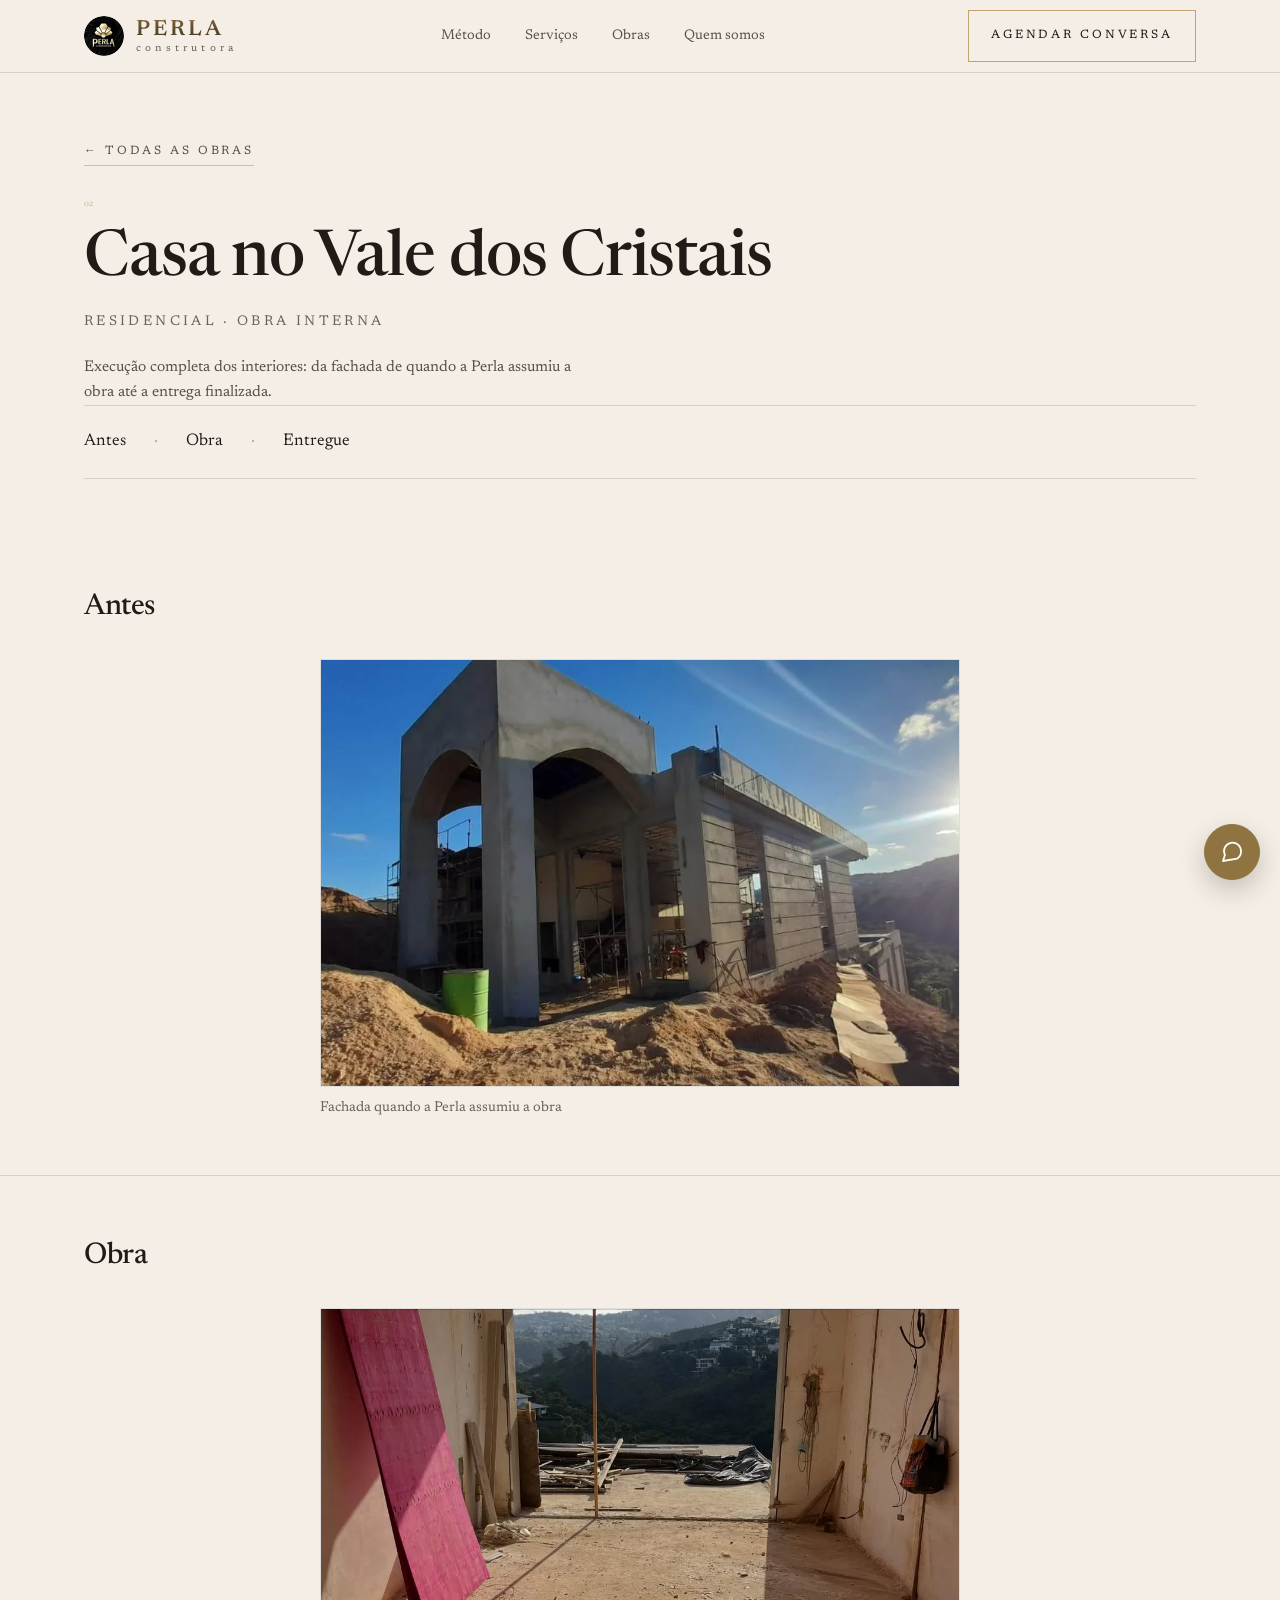
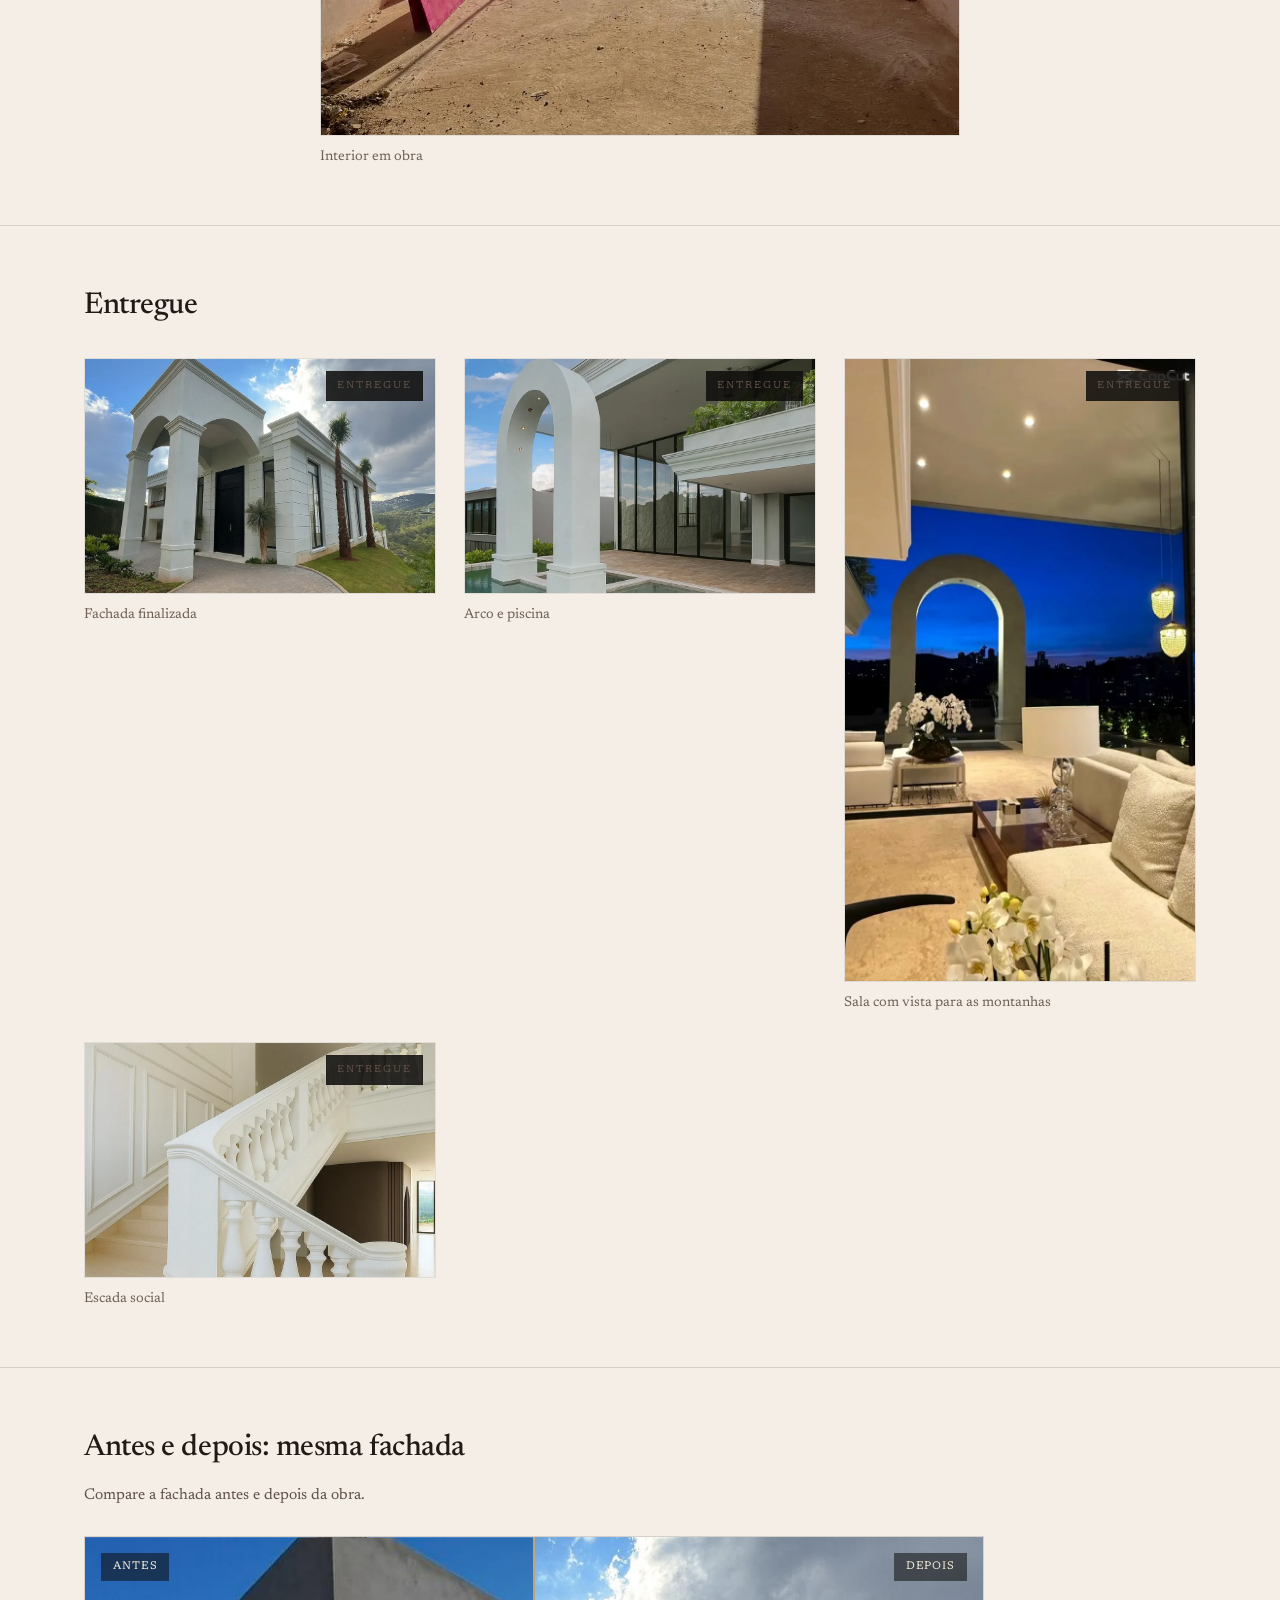
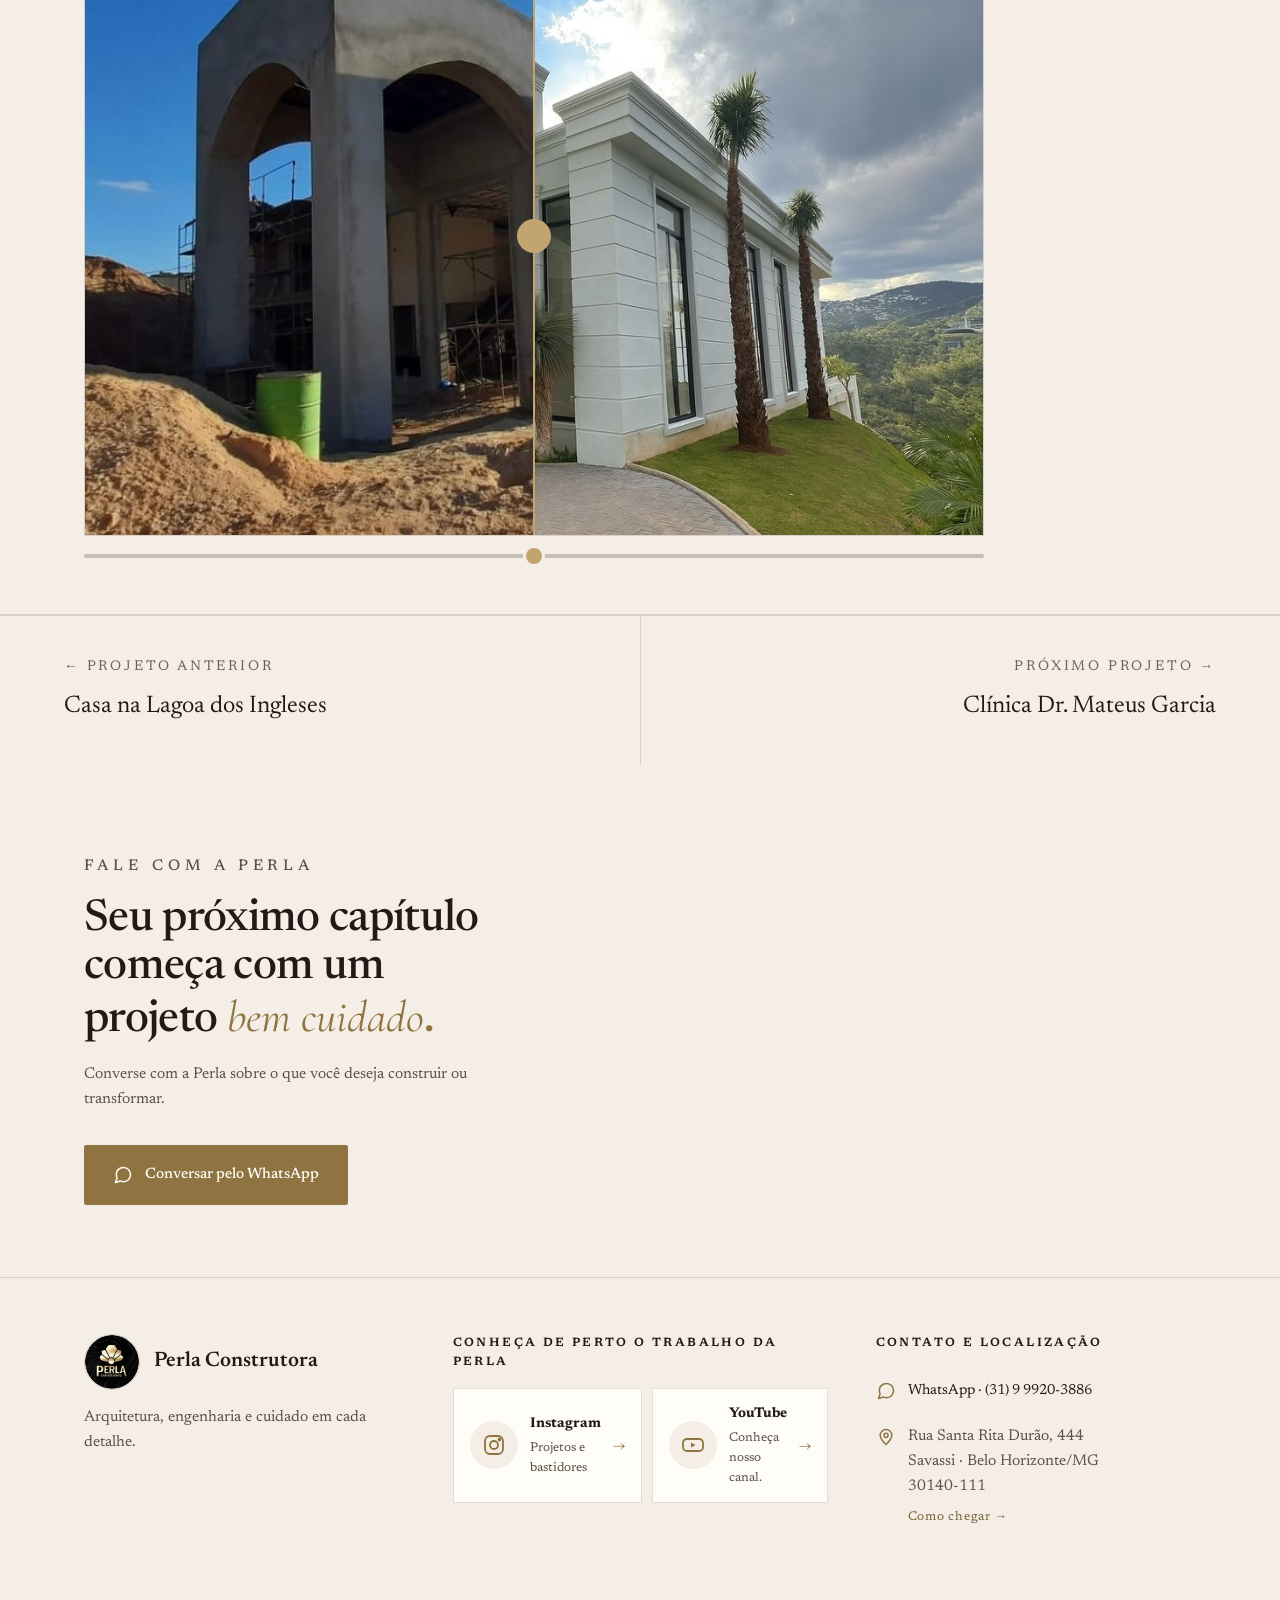
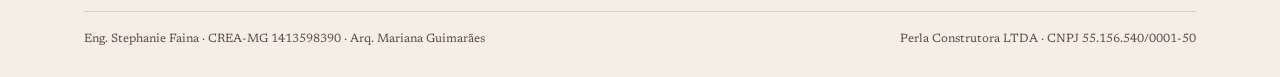
<file: obras/casa-vale-dos-cristais/index.html>
<!doctype html>
<html lang="pt-BR">
<head>
<meta charset="utf-8">
<meta name="viewport" content="width=device-width, initial-scale=1, viewport-fit=cover">
<meta name="robots" content="noindex, nofollow">
<title>Casa no Vale dos Cristais | Perla Construtora</title>
<meta name="description" content="Execução completa dos interiores: da fachada de quando a Perla assumiu a obra até a entrega finalizada.">
<meta name="theme-color" content="#F4EEE6">
<link rel="icon" type="image/png" sizes="32x32" href="../../assets/img/brand/favicon-32.png">
<link rel="apple-touch-icon" sizes="180x180" href="../../assets/img/brand/favicon-180.png">
<link rel="preconnect" href="https://fonts.googleapis.com">
<link rel="preconnect" href="https://fonts.gstatic.com" crossorigin>
<link rel="stylesheet" href="https://fonts.googleapis.com/css2?family=Cormorant+Garamond:ital,wght@1,400;1,500&family=Newsreader:ital,opsz,wght@0,6..72,400;0,6..72,500;0,6..72,600;1,6..72,400&display=swap">
<link rel="stylesheet" href="../../assets/css/obra.css">
<noscript><style>
[data-reveal]{opacity:1 !important;transform:none !important}
.comp-slider{display:none}
.comp-frame{aspect-ratio:auto !important;display:flex !important;flex-wrap:wrap;gap:0}
.comp-frame img{position:static !important;clip-path:none !important;width:50% !important;height:auto !important}
.comp-antes{order:1}
.comp-depois{order:2}
.comp-handle{display:none}
.comp-label{position:static !important;display:block !important;text-align:center;width:50%}
.comp-label-antes{order:3}
.comp-label-depois{order:4}
</style></noscript>
<link rel="stylesheet" href="../../assets/css/assistant.css">
</head>
<body class="tem-barra-contato">
<nav class="nav" aria-label="Principal">
  <div class="shell">
    <a href="../../index.html" class="wordmark" aria-label="Perla Construtora">
      <picture><source srcset="../../assets/img/brand/logo-perla-icon.webp" type="image/webp"><img src="../../assets/img/brand/logo-perla-icon.jpg" alt="Perla Construtora" width="40" height="40" loading="eager"></picture>
      <span class="txt"><b>PERLA</b><span class="sub">construtora</span></span>
    </a>
    <ul>
      <li><a href="../../index.html#metodo">Método</a></li>
      <li><a href="../../index.html#servicos">Serviços</a></li>
      <li><a href="../../index.html#obras">Obras</a></li>
      <li><a href="../../index.html#quem-somos">Quem somos</a></li>
    </ul>
    <a class="btn" href="https://wa.me/5531999203886?text=Ol%C3%A1!%20Conheci%20a%20Perla%20pelo%20site%20e%20gostaria%20de%20conversar%20sobre%20o%20projeto%20Casa%20no%20Vale%20dos%20Cristais." target="_blank" rel="noopener">Agendar conversa</a>
    <button class="nav-burger" type="button" aria-expanded="false" aria-controls="nav-mobile" aria-label="Abrir menu"><span></span><span></span><span></span></button>
  </div>
</nav>
<div class="nav-mobile" id="nav-mobile">
  <ul>
    <li><a href="../../index.html#metodo">Método</a></li>
    <li><a href="../../index.html#servicos">Serviços</a></li>
    <li><a href="../../index.html#obras">Obras</a></li>
    <li><a href="../../index.html#quem-somos">Quem somos</a></li>
  </ul>
  <a class="btn solid" href="https://wa.me/5531999203886?text=Ol%C3%A1!%20Conheci%20a%20Perla%20pelo%20site%20e%20gostaria%20de%20conversar%20sobre%20o%20projeto%20Casa%20no%20Vale%20dos%20Cristais." target="_blank" rel="noopener">Agendar conversa <span class="arr">→</span></a>
</div>

<header class="obra-topo">
  <div class="shell">
    <a class="link voltar" href="../../index.html#obras">← Todas as obras</a>
    <p class="label dim"><span class="it">02</span></p>
    <h1>Casa no Vale dos Cristais</h1>
    <span class="t">Residencial · Obra interna</span>
    <p class="resumo">Execução completa dos interiores: da fachada de quando a Perla assumiu a obra até a entrega finalizada.</p>
  </div>
  <div class="shell">
    <nav class="timeline" aria-label="Etapas do projeto">
      <a href="#etapa-antes">Antes</a>
      <span class="dot">·</span>
      <a href="#etapa-obra">Obra</a>
      <span class="dot">·</span>
      <a href="#etapa-entregue">Entregue</a>
    </nav>
  </div>
</header>

<section class="etapa-bloco" id="etapa-antes">
      <div class="shell">
        <h2>Antes</h2>
        <div class="etapa-grid cols-1">
        <figure data-lightbox-index="0">
          <span class="frame"><picture><source srcset="../../projetos/02-casa-vale-dos-cristais/01-antes-fachada-quando-a-perla-assumiu-a-obra.webp" type="image/webp"><img src="../../projetos/02-casa-vale-dos-cristais/01-antes-fachada-quando-a-perla-assumiu-a-obra.jpg" alt="Casa no Vale dos Cristais — Fachada quando a Perla assumiu a obra" width="855" height="571" loading="lazy" tabindex="0" role="button" aria-label="Ampliar: Casa no Vale dos Cristais — Fachada quando a Perla assumiu a obra"></picture></span>
          <figcaption>Fachada quando a Perla assumiu a obra</figcaption>
        </figure>
        </div>
      </div>
    </section>

<section class="etapa-bloco" id="etapa-obra">
      <div class="shell">
        <h2>Obra</h2>
        <div class="etapa-grid cols-1">
        <figure data-lightbox-index="1">
          <span class="frame"><picture><source srcset="../../projetos/02-casa-vale-dos-cristais/02-obra-interior-em-obra.webp" type="image/webp"><img src="../../projetos/02-casa-vale-dos-cristais/02-obra-interior-em-obra.jpg" alt="Casa no Vale dos Cristais — Interior em obra" width="1080" height="722" loading="lazy" tabindex="0" role="button" aria-label="Ampliar: Casa no Vale dos Cristais — Interior em obra"></picture></span>
          <figcaption>Interior em obra</figcaption>
        </figure>
        </div>
      </div>
    </section>

<section class="etapa-bloco" id="etapa-entregue">
      <div class="shell">
        <h2>Entregue</h2>
        <div class="etapa-grid cols-3">
        <figure data-lightbox-index="2">
          <span class="frame"><span class="selo entregue">Entregue</span><picture><source srcset="../../projetos/02-casa-vale-dos-cristais/03-entregue-fachada-finalizada.webp" type="image/webp"><img src="../../projetos/02-casa-vale-dos-cristais/03-entregue-fachada-finalizada.jpg" alt="Casa no Vale dos Cristais — Fachada finalizada" width="1026" height="685" loading="lazy" tabindex="0" role="button" aria-label="Ampliar: Casa no Vale dos Cristais — Fachada finalizada"></picture></span>
          <figcaption>Fachada finalizada</figcaption>
        </figure>
        <figure data-lightbox-index="3">
          <span class="frame"><span class="selo entregue">Entregue</span><picture><source srcset="../../projetos/02-casa-vale-dos-cristais/04-entregue-arco-e-piscina.webp" type="image/webp"><img src="../../projetos/02-casa-vale-dos-cristais/04-entregue-arco-e-piscina.jpg" alt="Casa no Vale dos Cristais — Arco e piscina" width="1024" height="684" loading="eager" fetchpriority="high" tabindex="0" role="button" aria-label="Ampliar: Casa no Vale dos Cristais — Arco e piscina"></picture></span>
          <figcaption>Arco e piscina</figcaption>
        </figure>
        <figure data-lightbox-index="4">
          <span class="frame"><span class="selo entregue">Entregue</span><picture><source srcset="../../projetos/02-casa-vale-dos-cristais/05-entregue-sala-com-vista-para-as-montanhas.webp" type="image/webp"><img src="../../projetos/02-casa-vale-dos-cristais/05-entregue-sala-com-vista-para-as-montanhas.jpg" alt="Casa no Vale dos Cristais — Sala com vista para as montanhas" width="720" height="1280" loading="lazy" tabindex="0" role="button" aria-label="Ampliar: Casa no Vale dos Cristais — Sala com vista para as montanhas"></picture></span>
          <figcaption>Sala com vista para as montanhas</figcaption>
        </figure>
        <figure data-lightbox-index="5">
          <span class="frame"><span class="selo entregue">Entregue</span><picture><source srcset="../../projetos/02-casa-vale-dos-cristais/06-entregue-escada-social.webp" type="image/webp"><img src="../../projetos/02-casa-vale-dos-cristais/06-entregue-escada-social.jpg" alt="Casa no Vale dos Cristais — Escada social" width="1024" height="684" loading="lazy" tabindex="0" role="button" aria-label="Ampliar: Casa no Vale dos Cristais — Escada social"></picture></span>
          <figcaption>Escada social</figcaption>
        </figure>
        </div>
      </div>
    </section>

<section class="comparador-secao" data-reveal>
      <div class="shell">
        <h2>Antes e depois: mesma fachada</h2>
        <p class="comp-legenda-topo">Compare a fachada antes e depois da obra.</p>
        <div class="comp-frame" id="comp-frame">
          <img class="comp-depois" src="../../projetos/02-casa-vale-dos-cristais/03-entregue-fachada-finalizada.jpg" alt="Casa no Vale dos Cristais — depois: Fachada finalizada" width="1026" height="685" loading="lazy">
          <img class="comp-antes" src="../../projetos/02-casa-vale-dos-cristais/01-antes-fachada-quando-a-perla-assumiu-a-obra.jpg" alt="Casa no Vale dos Cristais — antes: Fachada quando a Perla assumiu a obra" width="855" height="571" loading="lazy">
          <span class="comp-handle" aria-hidden="true"></span>
          <span class="comp-label comp-label-antes">Antes</span>
          <span class="comp-label comp-label-depois">Depois</span>
        </div>
        <input type="range" class="comp-slider" id="comp-slider" min="0" max="100" value="50" aria-label="Arraste para comparar a fachada antes e depois da obra">
      </div>
    </section>

<nav class="obra-prox" aria-label="Outros projetos">
  <a href="../casa-lagoa-dos-ingleses/index.html"><span class="lbl">← Projeto anterior</span><span class="tt">Casa na Lagoa dos Ingleses</span></a>
  <a href="../clinica-dr-mateus-garcia/index.html"><span class="lbl">Próximo projeto →</span><span class="tt">Clínica Dr. Mateus Garcia</span></a>
</nav>

<section class="cta-contato paper">
  <div class="shell">
    <p class="label dim" style="color:var(--tinta-2)">Fale com a Perla</p>
    <h2 style="margin-top:16px">Seu próximo capítulo começa com um projeto <span class="it" style="color:var(--ouro-paper)">bem cuidado</span><span class="dot" style="color:var(--ouro-paper)">.</span></h2>
    <p>Converse com a Perla sobre o que você deseja construir ou transformar.</p>
    <div class="ctas">
      <a class="btn-contato principal" href="https://wa.me/5531999203886?text=Ol%C3%A1!%20Conheci%20a%20Perla%20pelo%20site%20e%20gostaria%20de%20conversar%20sobre%20o%20projeto%20Casa%20no%20Vale%20dos%20Cristais." target="_blank" rel="noopener"><svg viewBox="0 0 24 24" fill="none" stroke="currentColor" stroke-width="1.8" stroke-linecap="round" stroke-linejoin="round" aria-hidden="true"><path d="M21 11.5a8.38 8.38 0 0 1-.9 3.8 8.5 8.5 0 0 1-7.6 4.7 8.38 8.38 0 0 1-3.8-.9L3 21l1.9-5.7a8.38 8.38 0 0 1-.9-3.8 8.5 8.5 0 0 1 4.7-7.6 8.38 8.38 0 0 1 3.8-.9h.5a8.48 8.48 0 0 1 8 8v.5z"/></svg> Conversar pelo WhatsApp</a>
      <!-- Botão "Enviar um e-mail" entra assim que o endereço oficial for confirmado — ver PROGRESS.md. -->
    </div>
  </div>
</section>

<footer class="rodape-claro paper">
  <div class="shell">
    <div class="rodape-marca">
      <a href="../../index.html" class="wordmark-lg" aria-label="Perla Construtora, ir para o início">
        <picture><source srcset="../../assets/img/brand/logo-perla-icon.webp" type="image/webp"><img src="../../assets/img/brand/logo-perla-icon.jpg" alt="" width="56" height="56" loading="lazy"></picture>
        <b>Perla Construtora</b>
      </a>
      <p>Arquitetura, engenharia e cuidado em cada detalhe.</p>
    </div>

    <div class="rodape-redes">
      <p class="footer-titulo">Conheça de perto o trabalho da Perla</p>
      <div class="rede-cards">
        <a class="rede-card" href="https://www.instagram.com/perlaconstrutora/" target="_blank" rel="noopener">
          <span class="rede-icon"><svg viewBox="0 0 24 24" fill="none" stroke="currentColor" stroke-width="1.8" stroke-linecap="round" stroke-linejoin="round" aria-hidden="true"><rect x="3" y="3" width="18" height="18" rx="5"/><circle cx="12" cy="12" r="4"/><circle cx="17.5" cy="6.5" r="1"/></svg></span>
          <span class="rede-info"><b>Instagram</b><span>Projetos e bastidores</span></span>
          <span class="rede-seta" aria-hidden="true">→</span>
        </a>
        <a class="rede-card" href="https://youtube.com/@perlaconstrutora" target="_blank" rel="noopener">
          <span class="rede-icon"><svg viewBox="0 0 24 24" fill="none" stroke="currentColor" stroke-width="1.8" stroke-linecap="round" stroke-linejoin="round" aria-hidden="true"><rect x="2" y="6" width="20" height="12" rx="4"/><path d="M10 9.5v5l4.5-2.5z" fill="currentColor" stroke="none"/></svg></span>
          <span class="rede-info"><b>YouTube</b><span>Conheça nosso canal.</span></span>
          <span class="rede-seta" aria-hidden="true">→</span>
        </a>
      </div>
    </div>

    <div class="rodape-contato">
      <p class="footer-titulo">Contato e localização</p>
      <a class="contato-linha" href="https://wa.me/5531999203886?text=Ol%C3%A1!%20Conheci%20a%20Perla%20pelo%20site%20e%20gostaria%20de%20conversar%20sobre%20o%20projeto%20Casa%20no%20Vale%20dos%20Cristais." target="_blank" rel="noopener"><svg class="contato-icon" viewBox="0 0 24 24" fill="none" stroke="currentColor" stroke-width="1.8" stroke-linecap="round" stroke-linejoin="round" aria-hidden="true"><path d="M21 11.5a8.38 8.38 0 0 1-.9 3.8 8.5 8.5 0 0 1-7.6 4.7 8.38 8.38 0 0 1-3.8-.9L3 21l1.9-5.7a8.38 8.38 0 0 1-.9-3.8 8.5 8.5 0 0 1 4.7-7.6 8.38 8.38 0 0 1 3.8-.9h.5a8.48 8.48 0 0 1 8 8v.5z"/></svg> WhatsApp · (31) 9 9920-3886</a>
      <!-- E-mail: aguardando endereço oficial confirmado pela empresa. -->
      <div class="endereco-bloco">
        <svg class="contato-icon" viewBox="0 0 24 24" fill="none" stroke="currentColor" stroke-width="1.8" stroke-linecap="round" stroke-linejoin="round" aria-hidden="true"><path d="M12 21s-7-6.5-7-11a7 7 0 0 1 14 0c0 4.5-7 11-7 11z"/><circle cx="12" cy="10" r="2.5"/></svg>
        <address>Rua Santa Rita Durão, 444<br>Savassi · Belo Horizonte/MG<br>30140-111</address>
      </div>
      <a class="como-chegar" href="https://www.google.com/maps/search/?api=1&query=Rua+Santa+Rita+Dur%C3%A3o%2C+444%2C+Savassi%2C+Belo+Horizonte%2FMG%2C+30140-111" target="_blank" rel="noopener">Como chegar →</a>
    </div>

    <div class="legal">
      <span>Eng. Stephanie Faina · CREA-MG 1413598390 · Arq. Mariana Guimarães</span>
      <span>Perla Construtora LTDA · CNPJ 55.156.540/0001-50</span>
    </div>
  </div>
</footer>

<div class="barra-contato-mobile" id="barra-contato">
  <a href="https://wa.me/5531999203886?text=Ol%C3%A1!%20Conheci%20a%20Perla%20pelo%20site%20e%20gostaria%20de%20conversar%20sobre%20o%20projeto%20Casa%20no%20Vale%20dos%20Cristais." target="_blank" rel="noopener"><svg viewBox="0 0 24 24" fill="none" stroke="currentColor" stroke-width="1.8" stroke-linecap="round" stroke-linejoin="round" aria-hidden="true"><path d="M21 11.5a8.38 8.38 0 0 1-.9 3.8 8.5 8.5 0 0 1-7.6 4.7 8.38 8.38 0 0 1-3.8-.9L3 21l1.9-5.7a8.38 8.38 0 0 1-.9-3.8 8.5 8.5 0 0 1 4.7-7.6 8.38 8.38 0 0 1 3.8-.9h.5a8.48 8.48 0 0 1 8 8v.5z"/></svg> WhatsApp</a>
</div>

<div class="lightbox" id="lightbox" role="dialog" aria-modal="true" aria-label="Galeria em tela cheia">
  <button class="fechar" type="button" aria-label="Fechar">✕</button>
  <button class="seta prev" type="button" aria-label="Foto anterior">‹</button>
  <figure>
    <img id="lightbox-img" alt="">
    <figcaption id="lightbox-caption"><span id="lightbox-legenda"></span><span class="etapa" id="lightbox-etapa"></span></figcaption>
  </figure>
  <button class="seta next" type="button" aria-label="Próxima foto">›</button>
  <div class="contador" id="lightbox-contador"></div>
</div>

<script id="fotos-data" type="application/json">[{"src":"../../projetos/02-casa-vale-dos-cristais/01-antes-fachada-quando-a-perla-assumiu-a-obra.jpg","legenda":"Fachada quando a Perla assumiu a obra","etapa":"Antes"},{"src":"../../projetos/02-casa-vale-dos-cristais/02-obra-interior-em-obra.jpg","legenda":"Interior em obra","etapa":"Obra"},{"src":"../../projetos/02-casa-vale-dos-cristais/03-entregue-fachada-finalizada.jpg","legenda":"Fachada finalizada","etapa":"Entregue"},{"src":"../../projetos/02-casa-vale-dos-cristais/04-entregue-arco-e-piscina.jpg","legenda":"Arco e piscina","etapa":"Entregue"},{"src":"../../projetos/02-casa-vale-dos-cristais/05-entregue-sala-com-vista-para-as-montanhas.jpg","legenda":"Sala com vista para as montanhas","etapa":"Entregue"},{"src":"../../projetos/02-casa-vale-dos-cristais/06-entregue-escada-social.jpg","legenda":"Escada social","etapa":"Entregue"}]</script>
<script>
// Revelação ao rolar — mesmo mecanismo do index.html
if (window.matchMedia('(prefers-reduced-motion: no-preference)').matches && 'IntersectionObserver' in window) {
  var io = new IntersectionObserver(function (entries) {
    entries.forEach(function (entry) {
      if (entry.isIntersecting) { entry.target.classList.add('in'); io.unobserve(entry.target); }
    });
  }, { threshold: 0.1, rootMargin: '0px 0px -8% 0px' });
  document.querySelectorAll('[data-reveal]').forEach(function (el) { io.observe(el); });
} else {
  document.querySelectorAll('[data-reveal]').forEach(function (el) { el.classList.add('in'); });
}
</script>
<script>
// Menu mobile — idêntico ao index.html
(function () {
  var burger = document.querySelector('.nav-burger');
  var panel = document.getElementById('nav-mobile');
  if (!burger || !panel) return;
  function close() { burger.setAttribute('aria-expanded', 'false'); panel.classList.remove('open'); document.body.classList.remove('nav-open', 'esconder-barra-contato'); }
  function open() { burger.setAttribute('aria-expanded', 'true'); panel.classList.add('open'); document.body.classList.add('nav-open', 'esconder-barra-contato'); }
  burger.addEventListener('click', function () { if (panel.classList.contains('open')) close(); else open(); });
  panel.querySelectorAll('a').forEach(function (a) { a.addEventListener('click', close); });
  document.addEventListener('keydown', function (e) { if (e.key === 'Escape') close(); });
  document.addEventListener('click', function (e) { if (panel.classList.contains('open') && !panel.contains(e.target) && e.target !== burger && !burger.contains(e.target)) close(); });
  window.addEventListener('resize', function () { if (window.innerWidth > 900) close(); });
})();
</script>
<script>
// Lightbox — tela cheia, setas + teclado, Esc fecha, contador "n / total", legenda e etapa.
// Ao fechar, o foco volta pra miniatura que abriu a foto (nunca some pro topo da página).
(function () {
  var fotos = JSON.parse(document.getElementById('fotos-data').textContent);
  var lb = document.getElementById('lightbox');
  var img = document.getElementById('lightbox-img');
  var legenda = document.getElementById('lightbox-legenda');
  var etapaEl = document.getElementById('lightbox-etapa');
  var contador = document.getElementById('lightbox-contador');
  var atual = 0;
  var gatilho = null;

  function mostrar(i) {
    atual = (i + fotos.length) % fotos.length;
    var f = fotos[atual];
    img.src = f.src;
    img.alt = f.legenda;
    legenda.textContent = f.legenda;
    etapaEl.textContent = f.etapa;
    contador.textContent = (atual + 1) + ' / ' + fotos.length;
  }
  function abrir(i, origem) {
    gatilho = origem || null;
    mostrar(i);
    lb.classList.add('open');
    document.body.classList.add('nav-open', 'esconder-barra-contato');
    lb.querySelector('.fechar').focus();
  }
  function fechar() {
    lb.classList.remove('open');
    document.body.classList.remove('nav-open', 'esconder-barra-contato');
    if (gatilho) { gatilho.focus(); gatilho = null; }
  }

  document.querySelectorAll('[data-lightbox-index]').forEach(function (fig) {
    var alvo = fig.querySelector('img');
    alvo.addEventListener('click', function () {
      abrir(parseInt(fig.getAttribute('data-lightbox-index'), 10), alvo);
    });
    alvo.addEventListener('keydown', function (e) {
      if (e.key === 'Enter' || e.key === ' ') {
        e.preventDefault();
        abrir(parseInt(fig.getAttribute('data-lightbox-index'), 10), alvo);
      }
    });
  });
  lb.querySelector('.fechar').addEventListener('click', fechar);
  lb.querySelector('.prev').addEventListener('click', function () { mostrar(atual - 1); });
  lb.querySelector('.next').addEventListener('click', function () { mostrar(atual + 1); });
  lb.addEventListener('click', function (e) { if (e.target === lb) fechar(); });
  document.addEventListener('keydown', function (e) {
    if (!lb.classList.contains('open')) return;
    if (e.key === 'Escape') fechar();
    if (e.key === 'ArrowLeft') mostrar(atual - 1);
    if (e.key === 'ArrowRight') mostrar(atual + 1);
  });
})();
</script>
<script>
// Comparador antes/depois: input range nativo (mouse, toque e teclado já funcionam sem código
// extra) controla quanto da foto "depois" fica visível por cima da foto "antes".
(function () {
  var frame = document.getElementById('comp-frame');
  var slider = document.getElementById('comp-slider');
  if (!frame || !slider) return;
  slider.addEventListener('input', function () {
    frame.style.setProperty('--pos', slider.value + '%');
  });
})();
</script>
<script src="../../assets/js/assistant.js" defer></script>
</body>
</html>
</file>
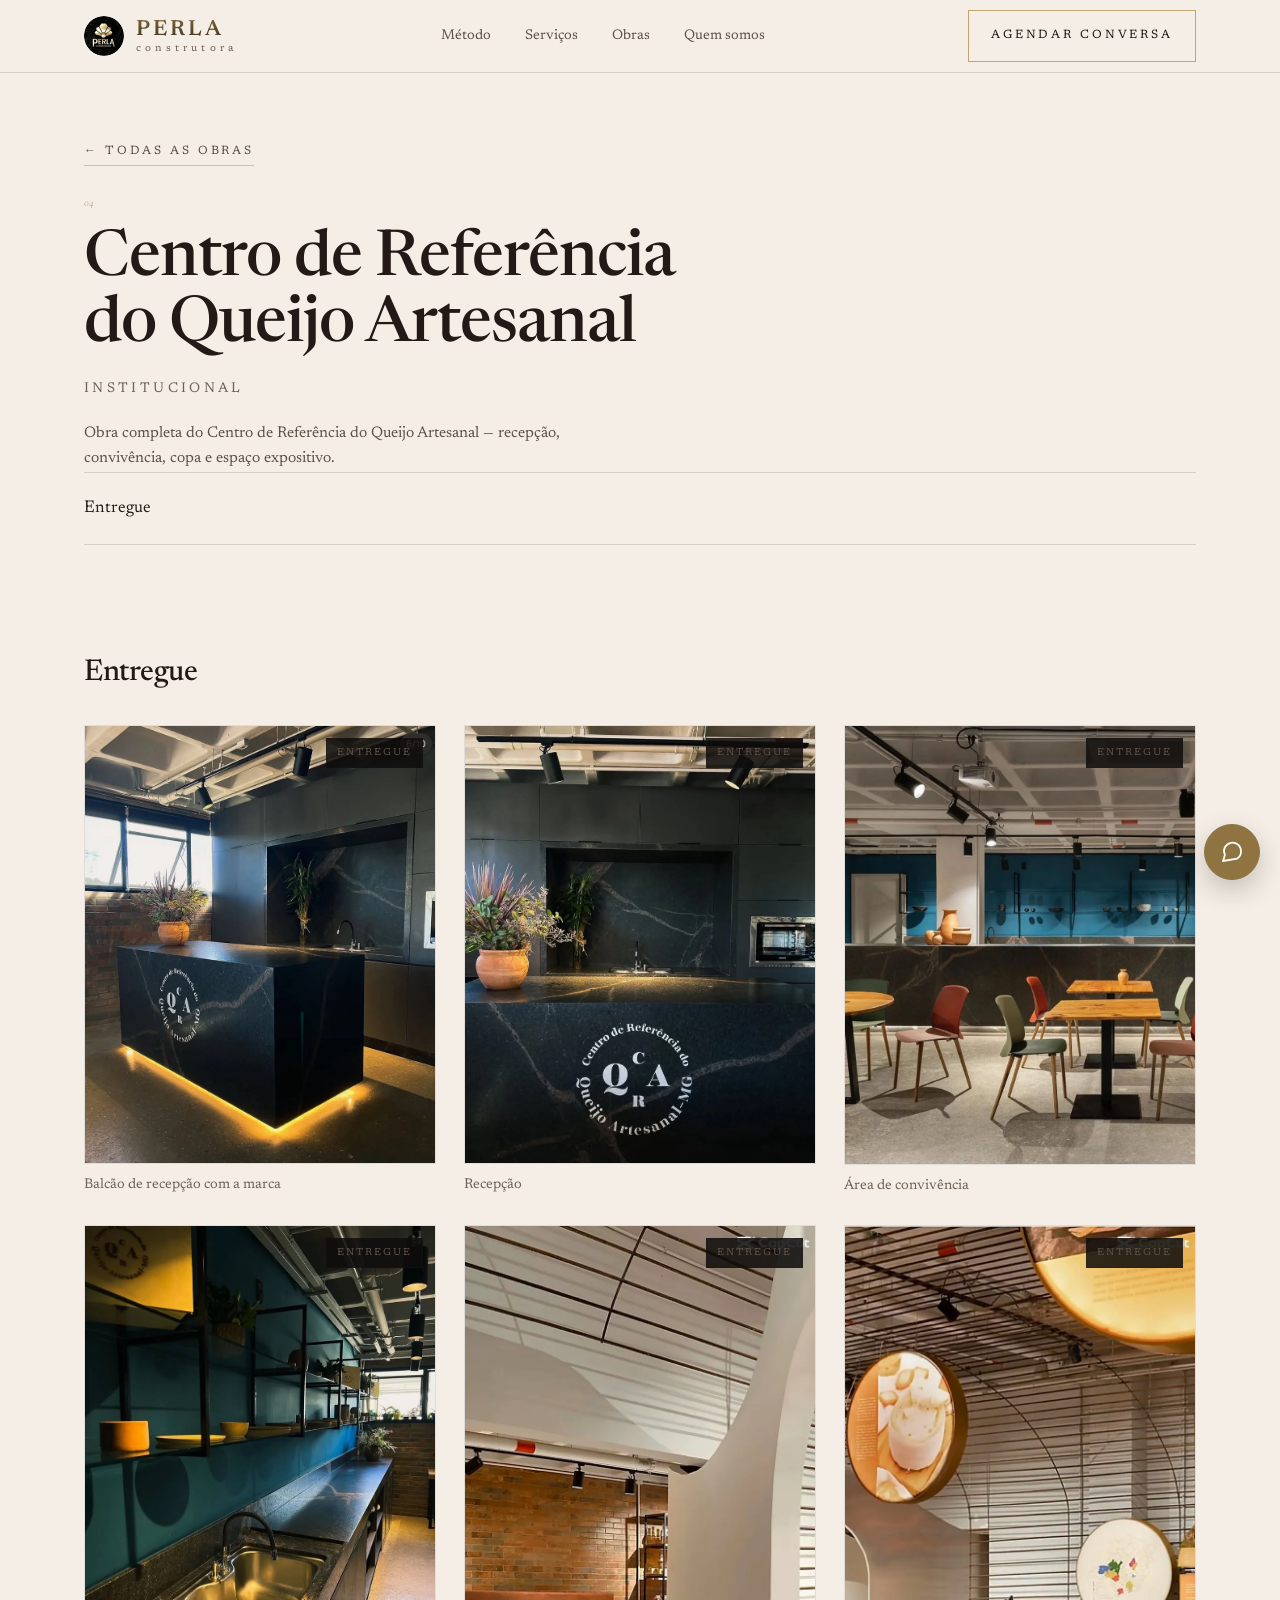
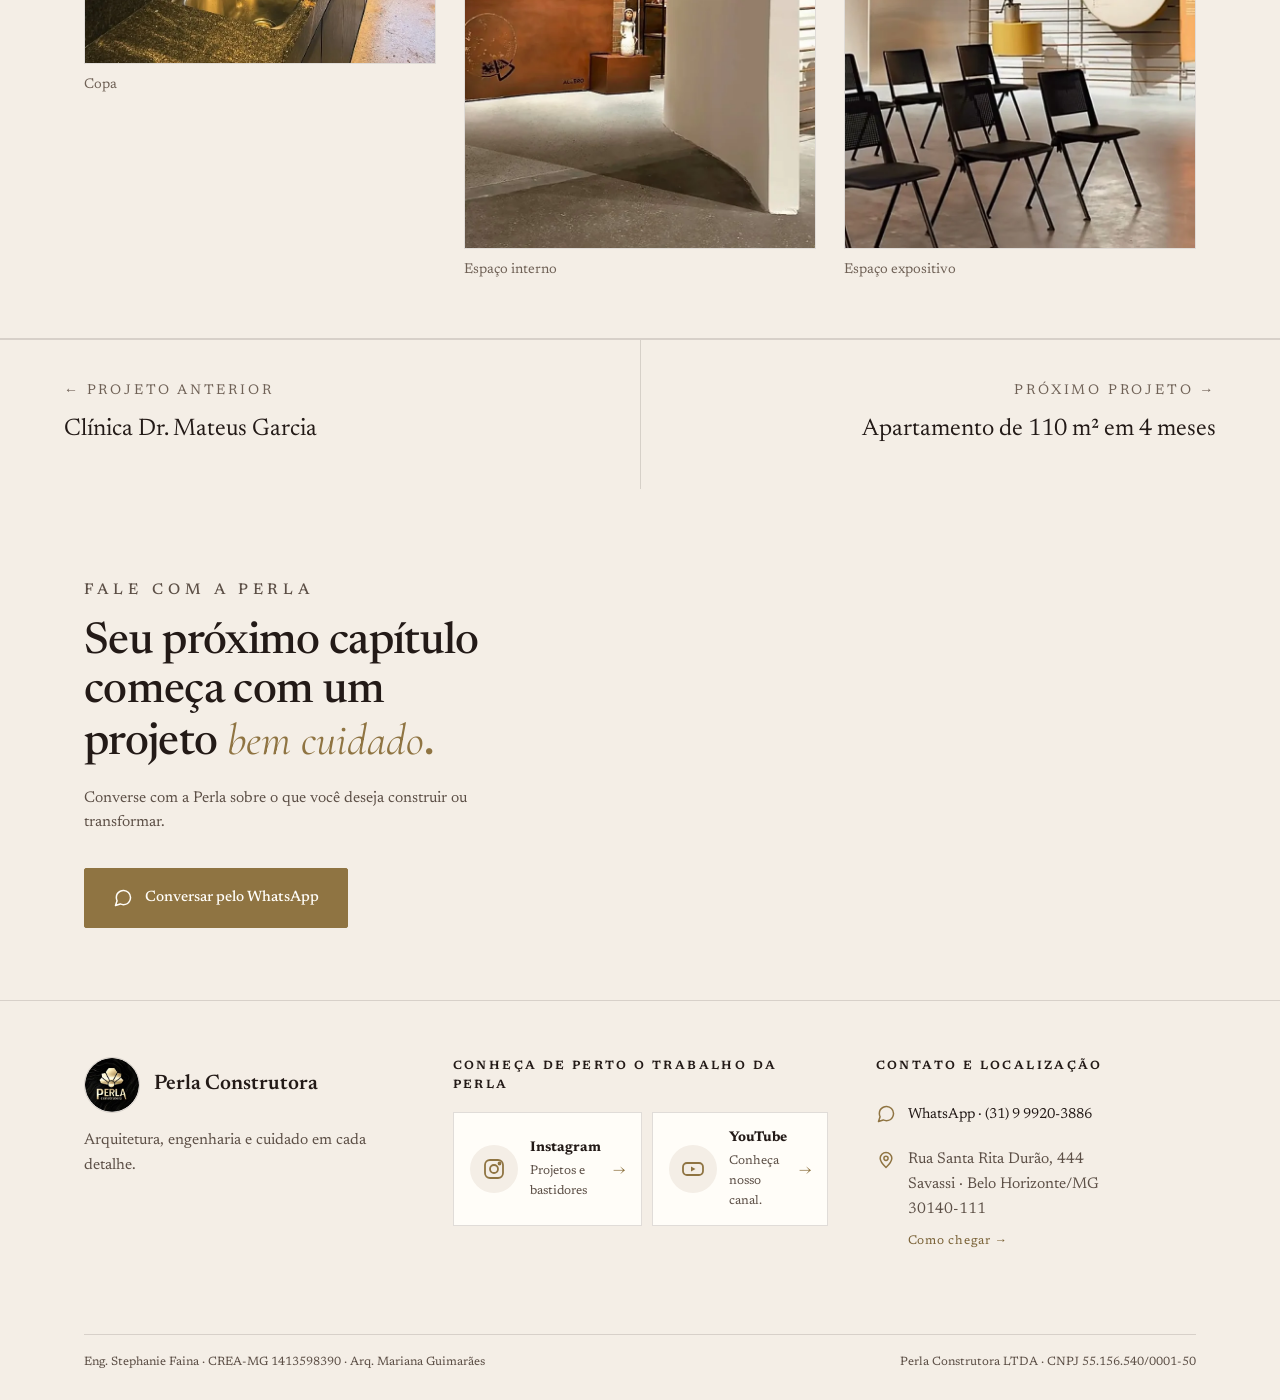
<file: obras/centro-referencia-queijo-artesanal/index.html>
<!doctype html>
<html lang="pt-BR">
<head>
<meta charset="utf-8">
<meta name="viewport" content="width=device-width, initial-scale=1, viewport-fit=cover">
<meta name="robots" content="noindex, nofollow">
<title>Centro de Referência do Queijo Artesanal | Perla Construtora</title>
<meta name="description" content="Obra completa do Centro de Referência do Queijo Artesanal — recepção, convivência, copa e espaço expositivo.">
<meta name="theme-color" content="#F4EEE6">
<link rel="icon" type="image/png" sizes="32x32" href="../../assets/img/brand/favicon-32.png">
<link rel="apple-touch-icon" sizes="180x180" href="../../assets/img/brand/favicon-180.png">
<link rel="preconnect" href="https://fonts.googleapis.com">
<link rel="preconnect" href="https://fonts.gstatic.com" crossorigin>
<link rel="stylesheet" href="https://fonts.googleapis.com/css2?family=Cormorant+Garamond:ital,wght@1,400;1,500&family=Newsreader:ital,opsz,wght@0,6..72,400;0,6..72,500;0,6..72,600;1,6..72,400&display=swap">
<link rel="stylesheet" href="../../assets/css/obra.css">
<noscript><style>
[data-reveal]{opacity:1 !important;transform:none !important}
.comp-slider{display:none}
.comp-frame{aspect-ratio:auto !important;display:flex !important;flex-wrap:wrap;gap:0}
.comp-frame img{position:static !important;clip-path:none !important;width:50% !important;height:auto !important}
.comp-antes{order:1}
.comp-depois{order:2}
.comp-handle{display:none}
.comp-label{position:static !important;display:block !important;text-align:center;width:50%}
.comp-label-antes{order:3}
.comp-label-depois{order:4}
</style></noscript>
<link rel="stylesheet" href="../../assets/css/assistant.css">
</head>
<body class="tem-barra-contato">
<nav class="nav" aria-label="Principal">
  <div class="shell">
    <a href="../../index.html" class="wordmark" aria-label="Perla Construtora">
      <picture><source srcset="../../assets/img/brand/logo-perla-icon.webp" type="image/webp"><img src="../../assets/img/brand/logo-perla-icon.jpg" alt="Perla Construtora" width="40" height="40" loading="eager"></picture>
      <span class="txt"><b>PERLA</b><span class="sub">construtora</span></span>
    </a>
    <ul>
      <li><a href="../../index.html#metodo">Método</a></li>
      <li><a href="../../index.html#servicos">Serviços</a></li>
      <li><a href="../../index.html#obras">Obras</a></li>
      <li><a href="../../index.html#quem-somos">Quem somos</a></li>
    </ul>
    <a class="btn" href="https://wa.me/5531999203886?text=Ol%C3%A1!%20Conheci%20a%20Perla%20pelo%20site%20e%20gostaria%20de%20conversar%20sobre%20o%20projeto%20Centro%20de%20Refer%C3%AAncia%20do%20Queijo%20Artesanal." target="_blank" rel="noopener">Agendar conversa</a>
    <button class="nav-burger" type="button" aria-expanded="false" aria-controls="nav-mobile" aria-label="Abrir menu"><span></span><span></span><span></span></button>
  </div>
</nav>
<div class="nav-mobile" id="nav-mobile">
  <ul>
    <li><a href="../../index.html#metodo">Método</a></li>
    <li><a href="../../index.html#servicos">Serviços</a></li>
    <li><a href="../../index.html#obras">Obras</a></li>
    <li><a href="../../index.html#quem-somos">Quem somos</a></li>
  </ul>
  <a class="btn solid" href="https://wa.me/5531999203886?text=Ol%C3%A1!%20Conheci%20a%20Perla%20pelo%20site%20e%20gostaria%20de%20conversar%20sobre%20o%20projeto%20Centro%20de%20Refer%C3%AAncia%20do%20Queijo%20Artesanal." target="_blank" rel="noopener">Agendar conversa <span class="arr">→</span></a>
</div>

<header class="obra-topo">
  <div class="shell">
    <a class="link voltar" href="../../index.html#obras">← Todas as obras</a>
    <p class="label dim"><span class="it">04</span></p>
    <h1>Centro de Referência do Queijo Artesanal</h1>
    <span class="t">Institucional</span>
    <p class="resumo">Obra completa do Centro de Referência do Queijo Artesanal — recepção, convivência, copa e espaço expositivo.</p>
  </div>
  <div class="shell">
    <nav class="timeline" aria-label="Etapas do projeto">
      <a href="#etapa-entregue">Entregue</a>
    </nav>
  </div>
</header>

<section class="etapa-bloco" id="etapa-entregue">
      <div class="shell">
        <h2>Entregue</h2>
        <div class="etapa-grid cols-3">
        <figure data-lightbox-index="0">
          <span class="frame"><span class="selo entregue">Entregue</span><picture><source srcset="../../projetos/04-centro-referencia-queijo-artesanal/01-entregue-balcao-de-recepcao-com-a-marca.webp" type="image/webp"><img src="../../projetos/04-centro-referencia-queijo-artesanal/01-entregue-balcao-de-recepcao-com-a-marca.jpg" alt="Centro de Referência do Queijo Artesanal — Balcão de recepção com a marca" width="865" height="1080" loading="eager" fetchpriority="high" tabindex="0" role="button" aria-label="Ampliar: Centro de Referência do Queijo Artesanal — Balcão de recepção com a marca"></picture></span>
          <figcaption>Balcão de recepção com a marca</figcaption>
        </figure>
        <figure data-lightbox-index="1">
          <span class="frame"><span class="selo entregue">Entregue</span><picture><source srcset="../../projetos/04-centro-referencia-queijo-artesanal/02-entregue-recepcao.webp" type="image/webp"><img src="../../projetos/04-centro-referencia-queijo-artesanal/02-entregue-recepcao.jpg" alt="Centro de Referência do Queijo Artesanal — Recepção" width="865" height="1080" loading="lazy" tabindex="0" role="button" aria-label="Ampliar: Centro de Referência do Queijo Artesanal — Recepção"></picture></span>
          <figcaption>Recepção</figcaption>
        </figure>
        <figure data-lightbox-index="2">
          <span class="frame"><span class="selo entregue">Entregue</span><picture><source srcset="../../projetos/04-centro-referencia-queijo-artesanal/03-entregue-area-de-convivencia.webp" type="image/webp"><img src="../../projetos/04-centro-referencia-queijo-artesanal/03-entregue-area-de-convivencia.jpg" alt="Centro de Referência do Queijo Artesanal — Área de convivência" width="897" height="1122" loading="lazy" tabindex="0" role="button" aria-label="Ampliar: Centro de Referência do Queijo Artesanal — Área de convivência"></picture></span>
          <figcaption>Área de convivência</figcaption>
        </figure>
        <figure data-lightbox-index="3">
          <span class="frame"><span class="selo entregue">Entregue</span><picture><source srcset="../../projetos/04-centro-referencia-queijo-artesanal/04-entregue-copa.webp" type="image/webp"><img src="../../projetos/04-centro-referencia-queijo-artesanal/04-entregue-copa.jpg" alt="Centro de Referência do Queijo Artesanal — Copa" width="865" height="1080" loading="lazy" tabindex="0" role="button" aria-label="Ampliar: Centro de Referência do Queijo Artesanal — Copa"></picture></span>
          <figcaption>Copa</figcaption>
        </figure>
        <figure data-lightbox-index="4">
          <span class="frame"><span class="selo entregue">Entregue</span><picture><source srcset="../../projetos/04-centro-referencia-queijo-artesanal/05-entregue-espaco-interno.webp" type="image/webp"><img src="../../projetos/04-centro-referencia-queijo-artesanal/05-entregue-espaco-interno.jpg" alt="Centro de Referência do Queijo Artesanal — Espaço interno" width="720" height="1280" loading="lazy" tabindex="0" role="button" aria-label="Ampliar: Centro de Referência do Queijo Artesanal — Espaço interno"></picture></span>
          <figcaption>Espaço interno</figcaption>
        </figure>
        <figure data-lightbox-index="5">
          <span class="frame"><span class="selo entregue">Entregue</span><picture><source srcset="../../projetos/04-centro-referencia-queijo-artesanal/06-entregue-espaco-expositivo.webp" type="image/webp"><img src="../../projetos/04-centro-referencia-queijo-artesanal/06-entregue-espaco-expositivo.jpg" alt="Centro de Referência do Queijo Artesanal — Espaço expositivo" width="720" height="1280" loading="lazy" tabindex="0" role="button" aria-label="Ampliar: Centro de Referência do Queijo Artesanal — Espaço expositivo"></picture></span>
          <figcaption>Espaço expositivo</figcaption>
        </figure>
        </div>
      </div>
    </section>



<nav class="obra-prox" aria-label="Outros projetos">
  <a href="../clinica-dr-mateus-garcia/index.html"><span class="lbl">← Projeto anterior</span><span class="tt">Clínica Dr. Mateus Garcia</span></a>
  <a href="../apartamento-110m2-buritis/index.html"><span class="lbl">Próximo projeto →</span><span class="tt">Apartamento de 110 m² em 4 meses</span></a>
</nav>

<section class="cta-contato paper">
  <div class="shell">
    <p class="label dim" style="color:var(--tinta-2)">Fale com a Perla</p>
    <h2 style="margin-top:16px">Seu próximo capítulo começa com um projeto <span class="it" style="color:var(--ouro-paper)">bem cuidado</span><span class="dot" style="color:var(--ouro-paper)">.</span></h2>
    <p>Converse com a Perla sobre o que você deseja construir ou transformar.</p>
    <div class="ctas">
      <a class="btn-contato principal" href="https://wa.me/5531999203886?text=Ol%C3%A1!%20Conheci%20a%20Perla%20pelo%20site%20e%20gostaria%20de%20conversar%20sobre%20o%20projeto%20Centro%20de%20Refer%C3%AAncia%20do%20Queijo%20Artesanal." target="_blank" rel="noopener"><svg viewBox="0 0 24 24" fill="none" stroke="currentColor" stroke-width="1.8" stroke-linecap="round" stroke-linejoin="round" aria-hidden="true"><path d="M21 11.5a8.38 8.38 0 0 1-.9 3.8 8.5 8.5 0 0 1-7.6 4.7 8.38 8.38 0 0 1-3.8-.9L3 21l1.9-5.7a8.38 8.38 0 0 1-.9-3.8 8.5 8.5 0 0 1 4.7-7.6 8.38 8.38 0 0 1 3.8-.9h.5a8.48 8.48 0 0 1 8 8v.5z"/></svg> Conversar pelo WhatsApp</a>
      <!-- Botão "Enviar um e-mail" entra assim que o endereço oficial for confirmado — ver PROGRESS.md. -->
    </div>
  </div>
</section>

<footer class="rodape-claro paper">
  <div class="shell">
    <div class="rodape-marca">
      <a href="../../index.html" class="wordmark-lg" aria-label="Perla Construtora, ir para o início">
        <picture><source srcset="../../assets/img/brand/logo-perla-icon.webp" type="image/webp"><img src="../../assets/img/brand/logo-perla-icon.jpg" alt="" width="56" height="56" loading="lazy"></picture>
        <b>Perla Construtora</b>
      </a>
      <p>Arquitetura, engenharia e cuidado em cada detalhe.</p>
    </div>

    <div class="rodape-redes">
      <p class="footer-titulo">Conheça de perto o trabalho da Perla</p>
      <div class="rede-cards">
        <a class="rede-card" href="https://www.instagram.com/perlaconstrutora/" target="_blank" rel="noopener">
          <span class="rede-icon"><svg viewBox="0 0 24 24" fill="none" stroke="currentColor" stroke-width="1.8" stroke-linecap="round" stroke-linejoin="round" aria-hidden="true"><rect x="3" y="3" width="18" height="18" rx="5"/><circle cx="12" cy="12" r="4"/><circle cx="17.5" cy="6.5" r="1"/></svg></span>
          <span class="rede-info"><b>Instagram</b><span>Projetos e bastidores</span></span>
          <span class="rede-seta" aria-hidden="true">→</span>
        </a>
        <a class="rede-card" href="https://youtube.com/@perlaconstrutora" target="_blank" rel="noopener">
          <span class="rede-icon"><svg viewBox="0 0 24 24" fill="none" stroke="currentColor" stroke-width="1.8" stroke-linecap="round" stroke-linejoin="round" aria-hidden="true"><rect x="2" y="6" width="20" height="12" rx="4"/><path d="M10 9.5v5l4.5-2.5z" fill="currentColor" stroke="none"/></svg></span>
          <span class="rede-info"><b>YouTube</b><span>Conheça nosso canal.</span></span>
          <span class="rede-seta" aria-hidden="true">→</span>
        </a>
      </div>
    </div>

    <div class="rodape-contato">
      <p class="footer-titulo">Contato e localização</p>
      <a class="contato-linha" href="https://wa.me/5531999203886?text=Ol%C3%A1!%20Conheci%20a%20Perla%20pelo%20site%20e%20gostaria%20de%20conversar%20sobre%20o%20projeto%20Centro%20de%20Refer%C3%AAncia%20do%20Queijo%20Artesanal." target="_blank" rel="noopener"><svg class="contato-icon" viewBox="0 0 24 24" fill="none" stroke="currentColor" stroke-width="1.8" stroke-linecap="round" stroke-linejoin="round" aria-hidden="true"><path d="M21 11.5a8.38 8.38 0 0 1-.9 3.8 8.5 8.5 0 0 1-7.6 4.7 8.38 8.38 0 0 1-3.8-.9L3 21l1.9-5.7a8.38 8.38 0 0 1-.9-3.8 8.5 8.5 0 0 1 4.7-7.6 8.38 8.38 0 0 1 3.8-.9h.5a8.48 8.48 0 0 1 8 8v.5z"/></svg> WhatsApp · (31) 9 9920-3886</a>
      <!-- E-mail: aguardando endereço oficial confirmado pela empresa. -->
      <div class="endereco-bloco">
        <svg class="contato-icon" viewBox="0 0 24 24" fill="none" stroke="currentColor" stroke-width="1.8" stroke-linecap="round" stroke-linejoin="round" aria-hidden="true"><path d="M12 21s-7-6.5-7-11a7 7 0 0 1 14 0c0 4.5-7 11-7 11z"/><circle cx="12" cy="10" r="2.5"/></svg>
        <address>Rua Santa Rita Durão, 444<br>Savassi · Belo Horizonte/MG<br>30140-111</address>
      </div>
      <a class="como-chegar" href="https://www.google.com/maps/search/?api=1&query=Rua+Santa+Rita+Dur%C3%A3o%2C+444%2C+Savassi%2C+Belo+Horizonte%2FMG%2C+30140-111" target="_blank" rel="noopener">Como chegar →</a>
    </div>

    <div class="legal">
      <span>Eng. Stephanie Faina · CREA-MG 1413598390 · Arq. Mariana Guimarães</span>
      <span>Perla Construtora LTDA · CNPJ 55.156.540/0001-50</span>
    </div>
  </div>
</footer>

<div class="barra-contato-mobile" id="barra-contato">
  <a href="https://wa.me/5531999203886?text=Ol%C3%A1!%20Conheci%20a%20Perla%20pelo%20site%20e%20gostaria%20de%20conversar%20sobre%20o%20projeto%20Centro%20de%20Refer%C3%AAncia%20do%20Queijo%20Artesanal." target="_blank" rel="noopener"><svg viewBox="0 0 24 24" fill="none" stroke="currentColor" stroke-width="1.8" stroke-linecap="round" stroke-linejoin="round" aria-hidden="true"><path d="M21 11.5a8.38 8.38 0 0 1-.9 3.8 8.5 8.5 0 0 1-7.6 4.7 8.38 8.38 0 0 1-3.8-.9L3 21l1.9-5.7a8.38 8.38 0 0 1-.9-3.8 8.5 8.5 0 0 1 4.7-7.6 8.38 8.38 0 0 1 3.8-.9h.5a8.48 8.48 0 0 1 8 8v.5z"/></svg> WhatsApp</a>
</div>

<div class="lightbox" id="lightbox" role="dialog" aria-modal="true" aria-label="Galeria em tela cheia">
  <button class="fechar" type="button" aria-label="Fechar">✕</button>
  <button class="seta prev" type="button" aria-label="Foto anterior">‹</button>
  <figure>
    <img id="lightbox-img" alt="">
    <figcaption id="lightbox-caption"><span id="lightbox-legenda"></span><span class="etapa" id="lightbox-etapa"></span></figcaption>
  </figure>
  <button class="seta next" type="button" aria-label="Próxima foto">›</button>
  <div class="contador" id="lightbox-contador"></div>
</div>

<script id="fotos-data" type="application/json">[{"src":"../../projetos/04-centro-referencia-queijo-artesanal/01-entregue-balcao-de-recepcao-com-a-marca.jpg","legenda":"Balcão de recepção com a marca","etapa":"Entregue"},{"src":"../../projetos/04-centro-referencia-queijo-artesanal/02-entregue-recepcao.jpg","legenda":"Recepção","etapa":"Entregue"},{"src":"../../projetos/04-centro-referencia-queijo-artesanal/03-entregue-area-de-convivencia.jpg","legenda":"Área de convivência","etapa":"Entregue"},{"src":"../../projetos/04-centro-referencia-queijo-artesanal/04-entregue-copa.jpg","legenda":"Copa","etapa":"Entregue"},{"src":"../../projetos/04-centro-referencia-queijo-artesanal/05-entregue-espaco-interno.jpg","legenda":"Espaço interno","etapa":"Entregue"},{"src":"../../projetos/04-centro-referencia-queijo-artesanal/06-entregue-espaco-expositivo.jpg","legenda":"Espaço expositivo","etapa":"Entregue"}]</script>
<script>
// Revelação ao rolar — mesmo mecanismo do index.html
if (window.matchMedia('(prefers-reduced-motion: no-preference)').matches && 'IntersectionObserver' in window) {
  var io = new IntersectionObserver(function (entries) {
    entries.forEach(function (entry) {
      if (entry.isIntersecting) { entry.target.classList.add('in'); io.unobserve(entry.target); }
    });
  }, { threshold: 0.1, rootMargin: '0px 0px -8% 0px' });
  document.querySelectorAll('[data-reveal]').forEach(function (el) { io.observe(el); });
} else {
  document.querySelectorAll('[data-reveal]').forEach(function (el) { el.classList.add('in'); });
}
</script>
<script>
// Menu mobile — idêntico ao index.html
(function () {
  var burger = document.querySelector('.nav-burger');
  var panel = document.getElementById('nav-mobile');
  if (!burger || !panel) return;
  function close() { burger.setAttribute('aria-expanded', 'false'); panel.classList.remove('open'); document.body.classList.remove('nav-open', 'esconder-barra-contato'); }
  function open() { burger.setAttribute('aria-expanded', 'true'); panel.classList.add('open'); document.body.classList.add('nav-open', 'esconder-barra-contato'); }
  burger.addEventListener('click', function () { if (panel.classList.contains('open')) close(); else open(); });
  panel.querySelectorAll('a').forEach(function (a) { a.addEventListener('click', close); });
  document.addEventListener('keydown', function (e) { if (e.key === 'Escape') close(); });
  document.addEventListener('click', function (e) { if (panel.classList.contains('open') && !panel.contains(e.target) && e.target !== burger && !burger.contains(e.target)) close(); });
  window.addEventListener('resize', function () { if (window.innerWidth > 900) close(); });
})();
</script>
<script>
// Lightbox — tela cheia, setas + teclado, Esc fecha, contador "n / total", legenda e etapa.
// Ao fechar, o foco volta pra miniatura que abriu a foto (nunca some pro topo da página).
(function () {
  var fotos = JSON.parse(document.getElementById('fotos-data').textContent);
  var lb = document.getElementById('lightbox');
  var img = document.getElementById('lightbox-img');
  var legenda = document.getElementById('lightbox-legenda');
  var etapaEl = document.getElementById('lightbox-etapa');
  var contador = document.getElementById('lightbox-contador');
  var atual = 0;
  var gatilho = null;

  function mostrar(i) {
    atual = (i + fotos.length) % fotos.length;
    var f = fotos[atual];
    img.src = f.src;
    img.alt = f.legenda;
    legenda.textContent = f.legenda;
    etapaEl.textContent = f.etapa;
    contador.textContent = (atual + 1) + ' / ' + fotos.length;
  }
  function abrir(i, origem) {
    gatilho = origem || null;
    mostrar(i);
    lb.classList.add('open');
    document.body.classList.add('nav-open', 'esconder-barra-contato');
    lb.querySelector('.fechar').focus();
  }
  function fechar() {
    lb.classList.remove('open');
    document.body.classList.remove('nav-open', 'esconder-barra-contato');
    if (gatilho) { gatilho.focus(); gatilho = null; }
  }

  document.querySelectorAll('[data-lightbox-index]').forEach(function (fig) {
    var alvo = fig.querySelector('img');
    alvo.addEventListener('click', function () {
      abrir(parseInt(fig.getAttribute('data-lightbox-index'), 10), alvo);
    });
    alvo.addEventListener('keydown', function (e) {
      if (e.key === 'Enter' || e.key === ' ') {
        e.preventDefault();
        abrir(parseInt(fig.getAttribute('data-lightbox-index'), 10), alvo);
      }
    });
  });
  lb.querySelector('.fechar').addEventListener('click', fechar);
  lb.querySelector('.prev').addEventListener('click', function () { mostrar(atual - 1); });
  lb.querySelector('.next').addEventListener('click', function () { mostrar(atual + 1); });
  lb.addEventListener('click', function (e) { if (e.target === lb) fechar(); });
  document.addEventListener('keydown', function (e) {
    if (!lb.classList.contains('open')) return;
    if (e.key === 'Escape') fechar();
    if (e.key === 'ArrowLeft') mostrar(atual - 1);
    if (e.key === 'ArrowRight') mostrar(atual + 1);
  });
})();
</script>
<script>
// Comparador antes/depois: input range nativo (mouse, toque e teclado já funcionam sem código
// extra) controla quanto da foto "depois" fica visível por cima da foto "antes".
(function () {
  var frame = document.getElementById('comp-frame');
  var slider = document.getElementById('comp-slider');
  if (!frame || !slider) return;
  slider.addEventListener('input', function () {
    frame.style.setProperty('--pos', slider.value + '%');
  });
})();
</script>
<script src="../../assets/js/assistant.js" defer></script>
</body>
</html>
</file>
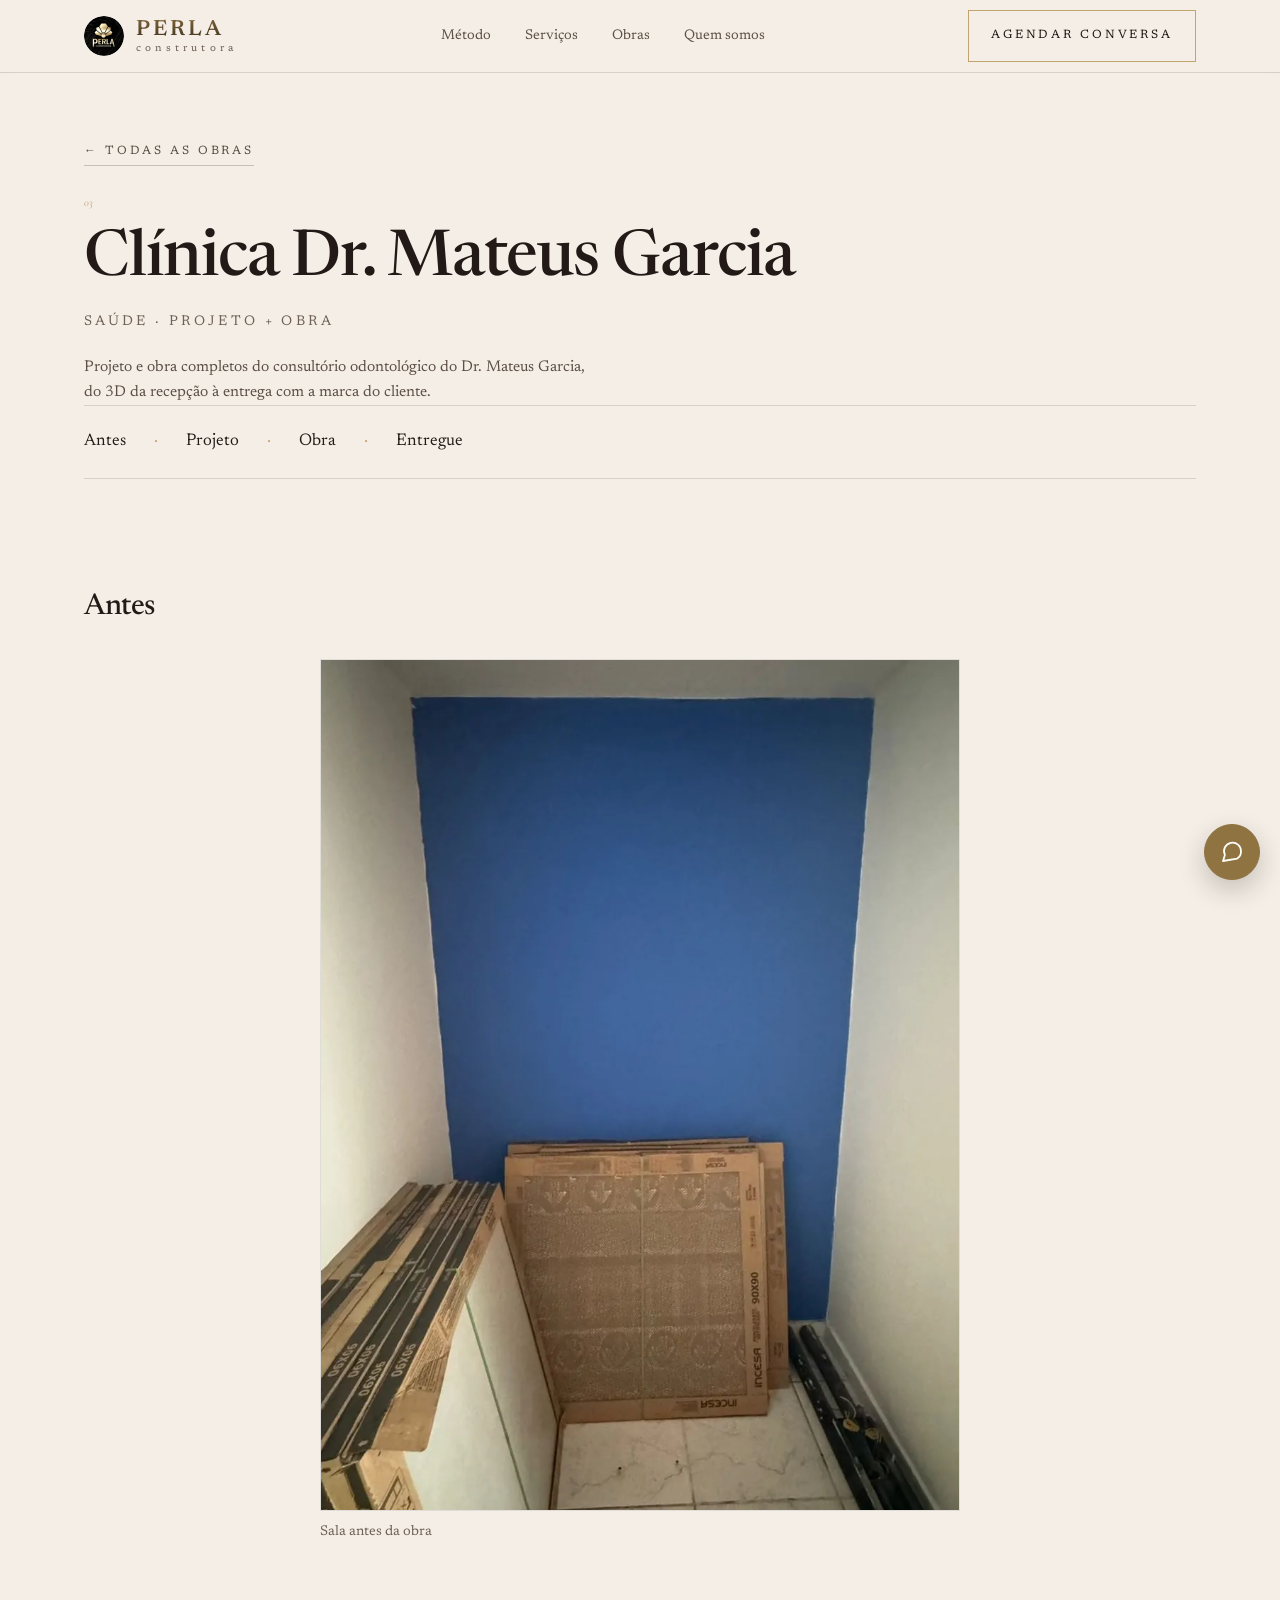
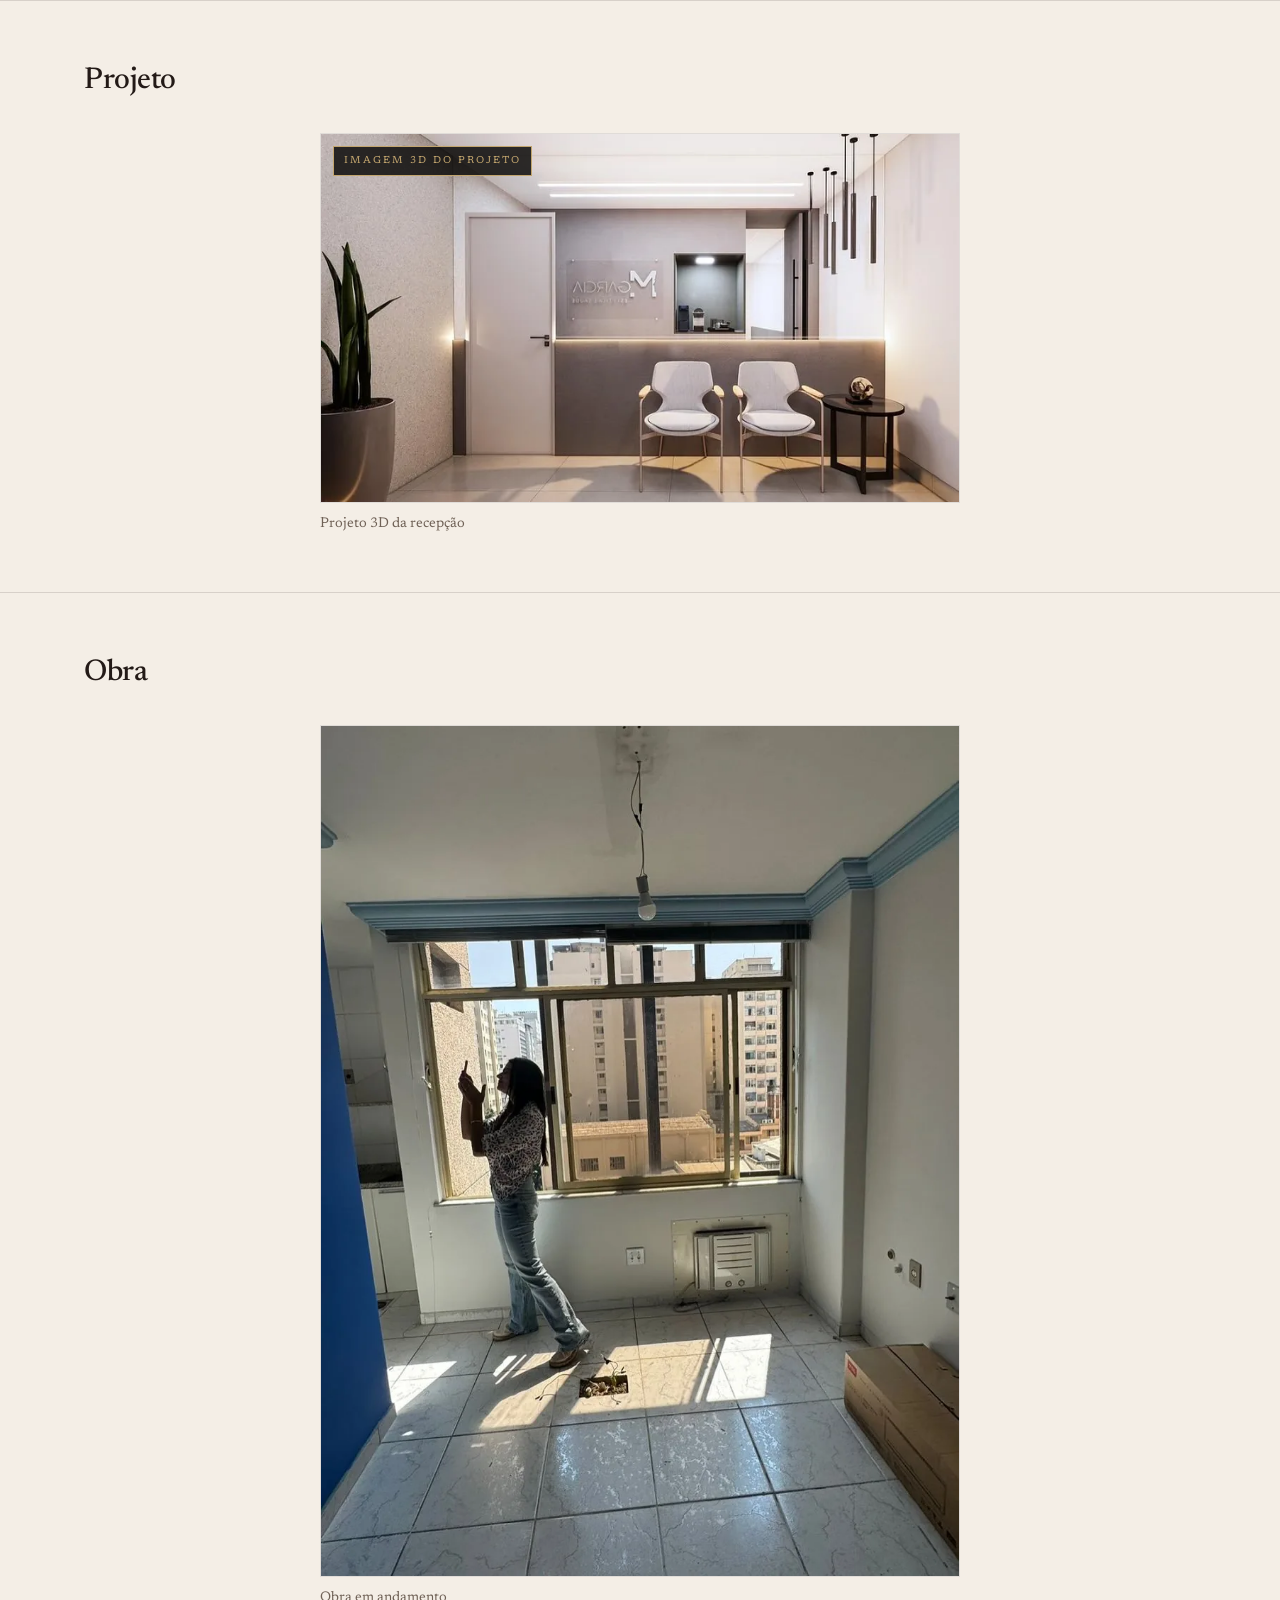
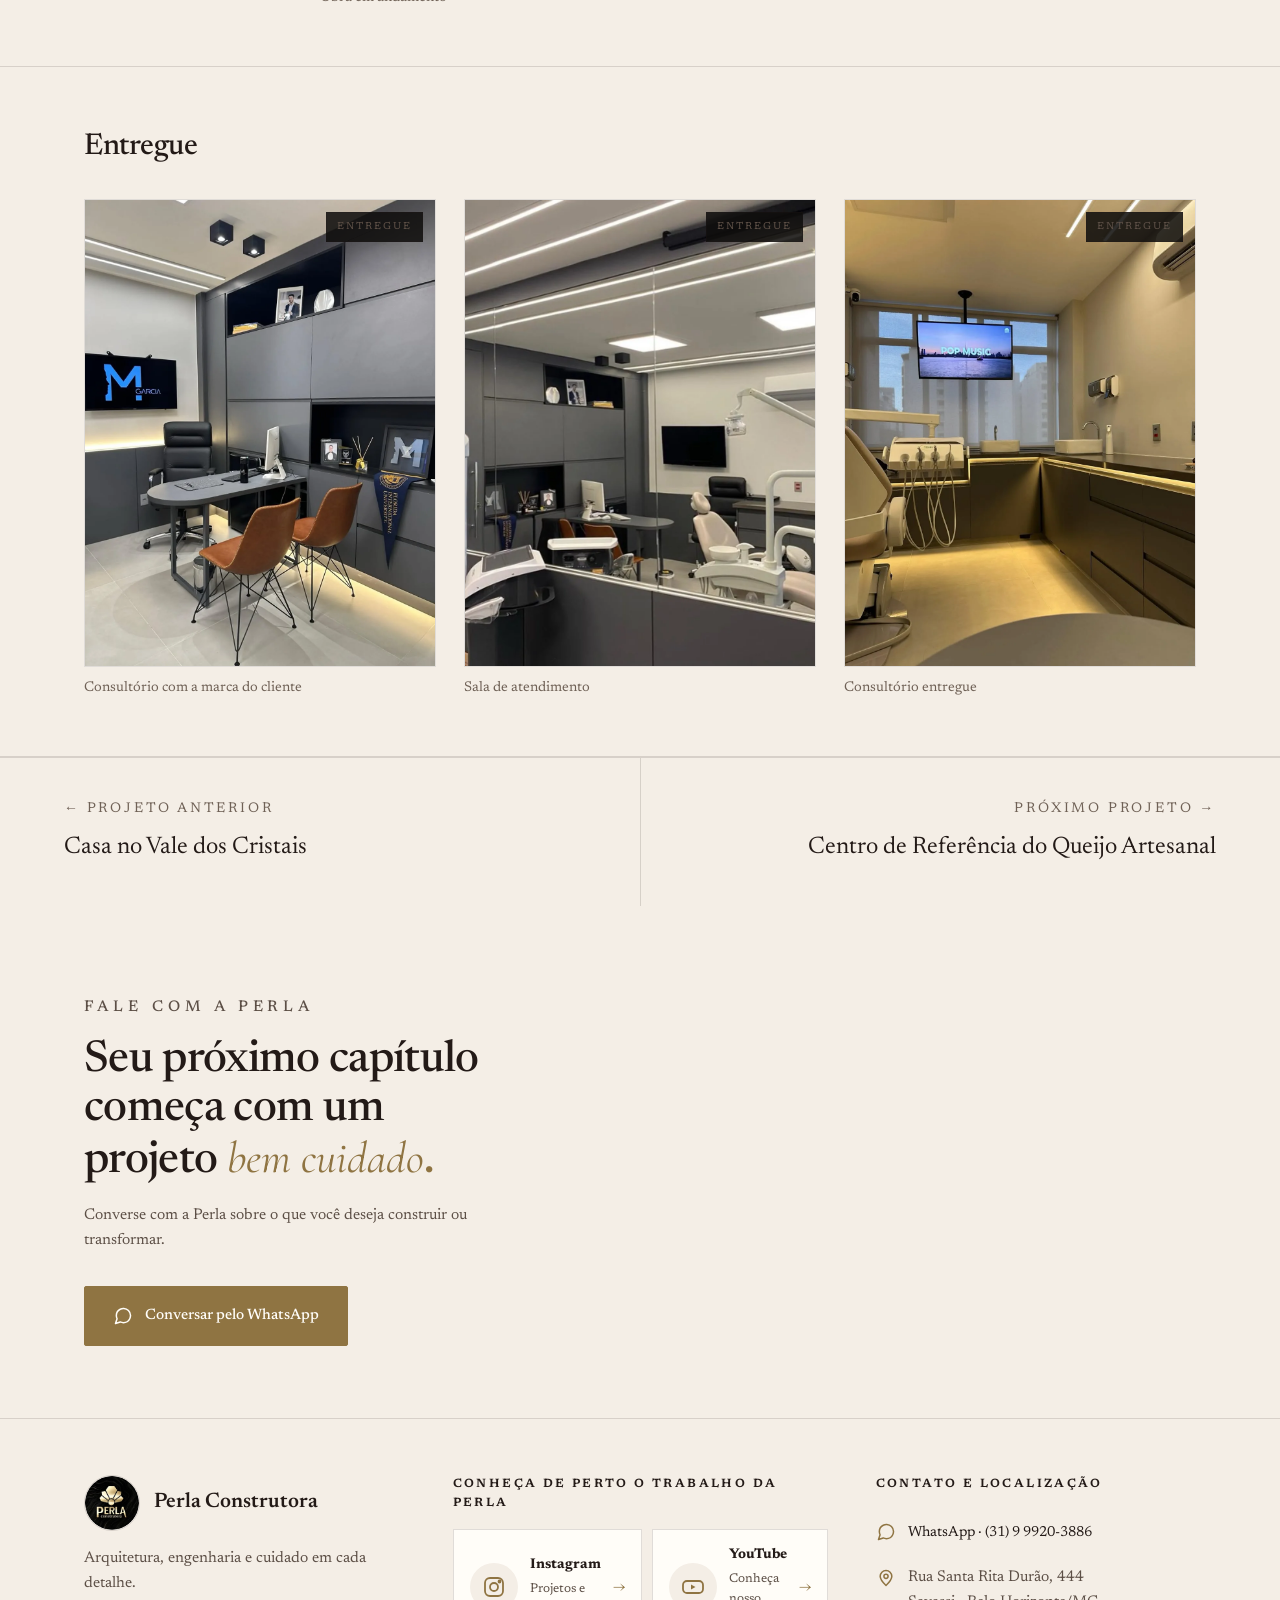
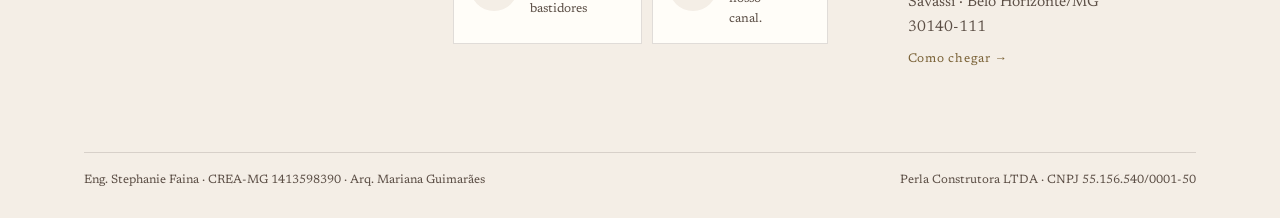
<file: obras/clinica-dr-mateus-garcia/index.html>
<!doctype html>
<html lang="pt-BR">
<head>
<meta charset="utf-8">
<meta name="viewport" content="width=device-width, initial-scale=1, viewport-fit=cover">
<meta name="robots" content="noindex, nofollow">
<title>Clínica Dr. Mateus Garcia | Perla Construtora</title>
<meta name="description" content="Projeto e obra completos do consultório odontológico do Dr. Mateus Garcia, do 3D da recepção à entrega com a marca do cliente.">
<meta name="theme-color" content="#F4EEE6">
<link rel="icon" type="image/png" sizes="32x32" href="../../assets/img/brand/favicon-32.png">
<link rel="apple-touch-icon" sizes="180x180" href="../../assets/img/brand/favicon-180.png">
<link rel="preconnect" href="https://fonts.googleapis.com">
<link rel="preconnect" href="https://fonts.gstatic.com" crossorigin>
<link rel="stylesheet" href="https://fonts.googleapis.com/css2?family=Cormorant+Garamond:ital,wght@1,400;1,500&family=Newsreader:ital,opsz,wght@0,6..72,400;0,6..72,500;0,6..72,600;1,6..72,400&display=swap">
<link rel="stylesheet" href="../../assets/css/obra.css">
<noscript><style>
[data-reveal]{opacity:1 !important;transform:none !important}
.comp-slider{display:none}
.comp-frame{aspect-ratio:auto !important;display:flex !important;flex-wrap:wrap;gap:0}
.comp-frame img{position:static !important;clip-path:none !important;width:50% !important;height:auto !important}
.comp-antes{order:1}
.comp-depois{order:2}
.comp-handle{display:none}
.comp-label{position:static !important;display:block !important;text-align:center;width:50%}
.comp-label-antes{order:3}
.comp-label-depois{order:4}
</style></noscript>
<link rel="stylesheet" href="../../assets/css/assistant.css">
</head>
<body class="tem-barra-contato">
<nav class="nav" aria-label="Principal">
  <div class="shell">
    <a href="../../index.html" class="wordmark" aria-label="Perla Construtora">
      <picture><source srcset="../../assets/img/brand/logo-perla-icon.webp" type="image/webp"><img src="../../assets/img/brand/logo-perla-icon.jpg" alt="Perla Construtora" width="40" height="40" loading="eager"></picture>
      <span class="txt"><b>PERLA</b><span class="sub">construtora</span></span>
    </a>
    <ul>
      <li><a href="../../index.html#metodo">Método</a></li>
      <li><a href="../../index.html#servicos">Serviços</a></li>
      <li><a href="../../index.html#obras">Obras</a></li>
      <li><a href="../../index.html#quem-somos">Quem somos</a></li>
    </ul>
    <a class="btn" href="https://wa.me/5531999203886?text=Ol%C3%A1!%20Conheci%20a%20Perla%20pelo%20site%20e%20gostaria%20de%20conversar%20sobre%20o%20projeto%20Cl%C3%ADnica%20Dr.%20Mateus%20Garcia." target="_blank" rel="noopener">Agendar conversa</a>
    <button class="nav-burger" type="button" aria-expanded="false" aria-controls="nav-mobile" aria-label="Abrir menu"><span></span><span></span><span></span></button>
  </div>
</nav>
<div class="nav-mobile" id="nav-mobile">
  <ul>
    <li><a href="../../index.html#metodo">Método</a></li>
    <li><a href="../../index.html#servicos">Serviços</a></li>
    <li><a href="../../index.html#obras">Obras</a></li>
    <li><a href="../../index.html#quem-somos">Quem somos</a></li>
  </ul>
  <a class="btn solid" href="https://wa.me/5531999203886?text=Ol%C3%A1!%20Conheci%20a%20Perla%20pelo%20site%20e%20gostaria%20de%20conversar%20sobre%20o%20projeto%20Cl%C3%ADnica%20Dr.%20Mateus%20Garcia." target="_blank" rel="noopener">Agendar conversa <span class="arr">→</span></a>
</div>

<header class="obra-topo">
  <div class="shell">
    <a class="link voltar" href="../../index.html#obras">← Todas as obras</a>
    <p class="label dim"><span class="it">03</span></p>
    <h1>Clínica Dr. Mateus Garcia</h1>
    <span class="t">Saúde · Projeto + obra</span>
    <p class="resumo">Projeto e obra completos do consultório odontológico do Dr. Mateus Garcia, do 3D da recepção à entrega com a marca do cliente.</p>
  </div>
  <div class="shell">
    <nav class="timeline" aria-label="Etapas do projeto">
      <a href="#etapa-antes">Antes</a>
      <span class="dot">·</span>
      <a href="#etapa-projeto">Projeto</a>
      <span class="dot">·</span>
      <a href="#etapa-obra">Obra</a>
      <span class="dot">·</span>
      <a href="#etapa-entregue">Entregue</a>
    </nav>
  </div>
</header>

<section class="etapa-bloco" id="etapa-antes">
      <div class="shell">
        <h2>Antes</h2>
        <div class="etapa-grid cols-1">
        <figure data-lightbox-index="0">
          <span class="frame"><picture><source srcset="../../projetos/03-clinica-dr-mateus-garcia/02-antes-sala-antes-da-obra.webp" type="image/webp"><img src="../../projetos/03-clinica-dr-mateus-garcia/02-antes-sala-antes-da-obra.jpg" alt="Clínica Dr. Mateus Garcia — Sala antes da obra" width="900" height="1200" loading="lazy" tabindex="0" role="button" aria-label="Ampliar: Clínica Dr. Mateus Garcia — Sala antes da obra"></picture></span>
          <figcaption>Sala antes da obra</figcaption>
        </figure>
        </div>
      </div>
    </section>

<section class="etapa-bloco" id="etapa-projeto">
      <div class="shell">
        <h2>Projeto</h2>
        <div class="etapa-grid cols-1">
        <figure data-lightbox-index="1">
          <span class="frame"><span class="selo">Imagem 3D do projeto</span><picture><source srcset="../../projetos/03-clinica-dr-mateus-garcia/01-projeto-projeto-3d-da-recepcao.webp" type="image/webp"><img src="../../projetos/03-clinica-dr-mateus-garcia/01-projeto-projeto-3d-da-recepcao.jpg" alt="Clínica Dr. Mateus Garcia — Projeto 3D da recepção" width="739" height="427" loading="lazy" tabindex="0" role="button" aria-label="Ampliar: Clínica Dr. Mateus Garcia — Projeto 3D da recepção"></picture></span>
          <figcaption>Projeto 3D da recepção</figcaption>
        </figure>
        </div>
      </div>
    </section>

<section class="etapa-bloco" id="etapa-obra">
      <div class="shell">
        <h2>Obra</h2>
        <div class="etapa-grid cols-1">
        <figure data-lightbox-index="2">
          <span class="frame"><picture><source srcset="../../projetos/03-clinica-dr-mateus-garcia/03-obra-obra-em-andamento.webp" type="image/webp"><img src="../../projetos/03-clinica-dr-mateus-garcia/03-obra-obra-em-andamento.jpg" alt="Clínica Dr. Mateus Garcia — Obra em andamento" width="900" height="1200" loading="lazy" tabindex="0" role="button" aria-label="Ampliar: Clínica Dr. Mateus Garcia — Obra em andamento"></picture></span>
          <figcaption>Obra em andamento</figcaption>
        </figure>
        </div>
      </div>
    </section>

<section class="etapa-bloco" id="etapa-entregue">
      <div class="shell">
        <h2>Entregue</h2>
        <div class="etapa-grid cols-3">
        <figure data-lightbox-index="3">
          <span class="frame"><span class="selo entregue">Entregue</span><picture><source srcset="../../projetos/03-clinica-dr-mateus-garcia/04-entregue-consultorio-com-a-marca-do-cliente.webp" type="image/webp"><img src="../../projetos/03-clinica-dr-mateus-garcia/04-entregue-consultorio-com-a-marca-do-cliente.jpg" alt="Clínica Dr. Mateus Garcia — Consultório com a marca do cliente" width="1080" height="1440" loading="eager" fetchpriority="high" tabindex="0" role="button" aria-label="Ampliar: Clínica Dr. Mateus Garcia — Consultório com a marca do cliente"></picture></span>
          <figcaption>Consultório com a marca do cliente</figcaption>
        </figure>
        <figure data-lightbox-index="4">
          <span class="frame"><span class="selo entregue">Entregue</span><picture><source srcset="../../projetos/03-clinica-dr-mateus-garcia/05-entregue-sala-de-atendimento.webp" type="image/webp"><img src="../../projetos/03-clinica-dr-mateus-garcia/05-entregue-sala-de-atendimento.jpg" alt="Clínica Dr. Mateus Garcia — Sala de atendimento" width="906" height="1206" loading="lazy" tabindex="0" role="button" aria-label="Ampliar: Clínica Dr. Mateus Garcia — Sala de atendimento"></picture></span>
          <figcaption>Sala de atendimento</figcaption>
        </figure>
        <figure data-lightbox-index="5">
          <span class="frame"><span class="selo entregue">Entregue</span><picture><source srcset="../../projetos/03-clinica-dr-mateus-garcia/06-entregue-consultorio-entregue.webp" type="image/webp"><img src="../../projetos/03-clinica-dr-mateus-garcia/06-entregue-consultorio-entregue.jpg" alt="Clínica Dr. Mateus Garcia — Consultório entregue" width="1080" height="1440" loading="lazy" tabindex="0" role="button" aria-label="Ampliar: Clínica Dr. Mateus Garcia — Consultório entregue"></picture></span>
          <figcaption>Consultório entregue</figcaption>
        </figure>
        </div>
      </div>
    </section>



<nav class="obra-prox" aria-label="Outros projetos">
  <a href="../casa-vale-dos-cristais/index.html"><span class="lbl">← Projeto anterior</span><span class="tt">Casa no Vale dos Cristais</span></a>
  <a href="../centro-referencia-queijo-artesanal/index.html"><span class="lbl">Próximo projeto →</span><span class="tt">Centro de Referência do Queijo Artesanal</span></a>
</nav>

<section class="cta-contato paper">
  <div class="shell">
    <p class="label dim" style="color:var(--tinta-2)">Fale com a Perla</p>
    <h2 style="margin-top:16px">Seu próximo capítulo começa com um projeto <span class="it" style="color:var(--ouro-paper)">bem cuidado</span><span class="dot" style="color:var(--ouro-paper)">.</span></h2>
    <p>Converse com a Perla sobre o que você deseja construir ou transformar.</p>
    <div class="ctas">
      <a class="btn-contato principal" href="https://wa.me/5531999203886?text=Ol%C3%A1!%20Conheci%20a%20Perla%20pelo%20site%20e%20gostaria%20de%20conversar%20sobre%20o%20projeto%20Cl%C3%ADnica%20Dr.%20Mateus%20Garcia." target="_blank" rel="noopener"><svg viewBox="0 0 24 24" fill="none" stroke="currentColor" stroke-width="1.8" stroke-linecap="round" stroke-linejoin="round" aria-hidden="true"><path d="M21 11.5a8.38 8.38 0 0 1-.9 3.8 8.5 8.5 0 0 1-7.6 4.7 8.38 8.38 0 0 1-3.8-.9L3 21l1.9-5.7a8.38 8.38 0 0 1-.9-3.8 8.5 8.5 0 0 1 4.7-7.6 8.38 8.38 0 0 1 3.8-.9h.5a8.48 8.48 0 0 1 8 8v.5z"/></svg> Conversar pelo WhatsApp</a>
      <!-- Botão "Enviar um e-mail" entra assim que o endereço oficial for confirmado — ver PROGRESS.md. -->
    </div>
  </div>
</section>

<footer class="rodape-claro paper">
  <div class="shell">
    <div class="rodape-marca">
      <a href="../../index.html" class="wordmark-lg" aria-label="Perla Construtora, ir para o início">
        <picture><source srcset="../../assets/img/brand/logo-perla-icon.webp" type="image/webp"><img src="../../assets/img/brand/logo-perla-icon.jpg" alt="" width="56" height="56" loading="lazy"></picture>
        <b>Perla Construtora</b>
      </a>
      <p>Arquitetura, engenharia e cuidado em cada detalhe.</p>
    </div>

    <div class="rodape-redes">
      <p class="footer-titulo">Conheça de perto o trabalho da Perla</p>
      <div class="rede-cards">
        <a class="rede-card" href="https://www.instagram.com/perlaconstrutora/" target="_blank" rel="noopener">
          <span class="rede-icon"><svg viewBox="0 0 24 24" fill="none" stroke="currentColor" stroke-width="1.8" stroke-linecap="round" stroke-linejoin="round" aria-hidden="true"><rect x="3" y="3" width="18" height="18" rx="5"/><circle cx="12" cy="12" r="4"/><circle cx="17.5" cy="6.5" r="1"/></svg></span>
          <span class="rede-info"><b>Instagram</b><span>Projetos e bastidores</span></span>
          <span class="rede-seta" aria-hidden="true">→</span>
        </a>
        <a class="rede-card" href="https://youtube.com/@perlaconstrutora" target="_blank" rel="noopener">
          <span class="rede-icon"><svg viewBox="0 0 24 24" fill="none" stroke="currentColor" stroke-width="1.8" stroke-linecap="round" stroke-linejoin="round" aria-hidden="true"><rect x="2" y="6" width="20" height="12" rx="4"/><path d="M10 9.5v5l4.5-2.5z" fill="currentColor" stroke="none"/></svg></span>
          <span class="rede-info"><b>YouTube</b><span>Conheça nosso canal.</span></span>
          <span class="rede-seta" aria-hidden="true">→</span>
        </a>
      </div>
    </div>

    <div class="rodape-contato">
      <p class="footer-titulo">Contato e localização</p>
      <a class="contato-linha" href="https://wa.me/5531999203886?text=Ol%C3%A1!%20Conheci%20a%20Perla%20pelo%20site%20e%20gostaria%20de%20conversar%20sobre%20o%20projeto%20Cl%C3%ADnica%20Dr.%20Mateus%20Garcia." target="_blank" rel="noopener"><svg class="contato-icon" viewBox="0 0 24 24" fill="none" stroke="currentColor" stroke-width="1.8" stroke-linecap="round" stroke-linejoin="round" aria-hidden="true"><path d="M21 11.5a8.38 8.38 0 0 1-.9 3.8 8.5 8.5 0 0 1-7.6 4.7 8.38 8.38 0 0 1-3.8-.9L3 21l1.9-5.7a8.38 8.38 0 0 1-.9-3.8 8.5 8.5 0 0 1 4.7-7.6 8.38 8.38 0 0 1 3.8-.9h.5a8.48 8.48 0 0 1 8 8v.5z"/></svg> WhatsApp · (31) 9 9920-3886</a>
      <!-- E-mail: aguardando endereço oficial confirmado pela empresa. -->
      <div class="endereco-bloco">
        <svg class="contato-icon" viewBox="0 0 24 24" fill="none" stroke="currentColor" stroke-width="1.8" stroke-linecap="round" stroke-linejoin="round" aria-hidden="true"><path d="M12 21s-7-6.5-7-11a7 7 0 0 1 14 0c0 4.5-7 11-7 11z"/><circle cx="12" cy="10" r="2.5"/></svg>
        <address>Rua Santa Rita Durão, 444<br>Savassi · Belo Horizonte/MG<br>30140-111</address>
      </div>
      <a class="como-chegar" href="https://www.google.com/maps/search/?api=1&query=Rua+Santa+Rita+Dur%C3%A3o%2C+444%2C+Savassi%2C+Belo+Horizonte%2FMG%2C+30140-111" target="_blank" rel="noopener">Como chegar →</a>
    </div>

    <div class="legal">
      <span>Eng. Stephanie Faina · CREA-MG 1413598390 · Arq. Mariana Guimarães</span>
      <span>Perla Construtora LTDA · CNPJ 55.156.540/0001-50</span>
    </div>
  </div>
</footer>

<div class="barra-contato-mobile" id="barra-contato">
  <a href="https://wa.me/5531999203886?text=Ol%C3%A1!%20Conheci%20a%20Perla%20pelo%20site%20e%20gostaria%20de%20conversar%20sobre%20o%20projeto%20Cl%C3%ADnica%20Dr.%20Mateus%20Garcia." target="_blank" rel="noopener"><svg viewBox="0 0 24 24" fill="none" stroke="currentColor" stroke-width="1.8" stroke-linecap="round" stroke-linejoin="round" aria-hidden="true"><path d="M21 11.5a8.38 8.38 0 0 1-.9 3.8 8.5 8.5 0 0 1-7.6 4.7 8.38 8.38 0 0 1-3.8-.9L3 21l1.9-5.7a8.38 8.38 0 0 1-.9-3.8 8.5 8.5 0 0 1 4.7-7.6 8.38 8.38 0 0 1 3.8-.9h.5a8.48 8.48 0 0 1 8 8v.5z"/></svg> WhatsApp</a>
</div>

<div class="lightbox" id="lightbox" role="dialog" aria-modal="true" aria-label="Galeria em tela cheia">
  <button class="fechar" type="button" aria-label="Fechar">✕</button>
  <button class="seta prev" type="button" aria-label="Foto anterior">‹</button>
  <figure>
    <img id="lightbox-img" alt="">
    <figcaption id="lightbox-caption"><span id="lightbox-legenda"></span><span class="etapa" id="lightbox-etapa"></span></figcaption>
  </figure>
  <button class="seta next" type="button" aria-label="Próxima foto">›</button>
  <div class="contador" id="lightbox-contador"></div>
</div>

<script id="fotos-data" type="application/json">[{"src":"../../projetos/03-clinica-dr-mateus-garcia/02-antes-sala-antes-da-obra.jpg","legenda":"Sala antes da obra","etapa":"Antes"},{"src":"../../projetos/03-clinica-dr-mateus-garcia/01-projeto-projeto-3d-da-recepcao.jpg","legenda":"Projeto 3D da recepção","etapa":"Projeto"},{"src":"../../projetos/03-clinica-dr-mateus-garcia/03-obra-obra-em-andamento.jpg","legenda":"Obra em andamento","etapa":"Obra"},{"src":"../../projetos/03-clinica-dr-mateus-garcia/04-entregue-consultorio-com-a-marca-do-cliente.jpg","legenda":"Consultório com a marca do cliente","etapa":"Entregue"},{"src":"../../projetos/03-clinica-dr-mateus-garcia/05-entregue-sala-de-atendimento.jpg","legenda":"Sala de atendimento","etapa":"Entregue"},{"src":"../../projetos/03-clinica-dr-mateus-garcia/06-entregue-consultorio-entregue.jpg","legenda":"Consultório entregue","etapa":"Entregue"}]</script>
<script>
// Revelação ao rolar — mesmo mecanismo do index.html
if (window.matchMedia('(prefers-reduced-motion: no-preference)').matches && 'IntersectionObserver' in window) {
  var io = new IntersectionObserver(function (entries) {
    entries.forEach(function (entry) {
      if (entry.isIntersecting) { entry.target.classList.add('in'); io.unobserve(entry.target); }
    });
  }, { threshold: 0.1, rootMargin: '0px 0px -8% 0px' });
  document.querySelectorAll('[data-reveal]').forEach(function (el) { io.observe(el); });
} else {
  document.querySelectorAll('[data-reveal]').forEach(function (el) { el.classList.add('in'); });
}
</script>
<script>
// Menu mobile — idêntico ao index.html
(function () {
  var burger = document.querySelector('.nav-burger');
  var panel = document.getElementById('nav-mobile');
  if (!burger || !panel) return;
  function close() { burger.setAttribute('aria-expanded', 'false'); panel.classList.remove('open'); document.body.classList.remove('nav-open', 'esconder-barra-contato'); }
  function open() { burger.setAttribute('aria-expanded', 'true'); panel.classList.add('open'); document.body.classList.add('nav-open', 'esconder-barra-contato'); }
  burger.addEventListener('click', function () { if (panel.classList.contains('open')) close(); else open(); });
  panel.querySelectorAll('a').forEach(function (a) { a.addEventListener('click', close); });
  document.addEventListener('keydown', function (e) { if (e.key === 'Escape') close(); });
  document.addEventListener('click', function (e) { if (panel.classList.contains('open') && !panel.contains(e.target) && e.target !== burger && !burger.contains(e.target)) close(); });
  window.addEventListener('resize', function () { if (window.innerWidth > 900) close(); });
})();
</script>
<script>
// Lightbox — tela cheia, setas + teclado, Esc fecha, contador "n / total", legenda e etapa.
// Ao fechar, o foco volta pra miniatura que abriu a foto (nunca some pro topo da página).
(function () {
  var fotos = JSON.parse(document.getElementById('fotos-data').textContent);
  var lb = document.getElementById('lightbox');
  var img = document.getElementById('lightbox-img');
  var legenda = document.getElementById('lightbox-legenda');
  var etapaEl = document.getElementById('lightbox-etapa');
  var contador = document.getElementById('lightbox-contador');
  var atual = 0;
  var gatilho = null;

  function mostrar(i) {
    atual = (i + fotos.length) % fotos.length;
    var f = fotos[atual];
    img.src = f.src;
    img.alt = f.legenda;
    legenda.textContent = f.legenda;
    etapaEl.textContent = f.etapa;
    contador.textContent = (atual + 1) + ' / ' + fotos.length;
  }
  function abrir(i, origem) {
    gatilho = origem || null;
    mostrar(i);
    lb.classList.add('open');
    document.body.classList.add('nav-open', 'esconder-barra-contato');
    lb.querySelector('.fechar').focus();
  }
  function fechar() {
    lb.classList.remove('open');
    document.body.classList.remove('nav-open', 'esconder-barra-contato');
    if (gatilho) { gatilho.focus(); gatilho = null; }
  }

  document.querySelectorAll('[data-lightbox-index]').forEach(function (fig) {
    var alvo = fig.querySelector('img');
    alvo.addEventListener('click', function () {
      abrir(parseInt(fig.getAttribute('data-lightbox-index'), 10), alvo);
    });
    alvo.addEventListener('keydown', function (e) {
      if (e.key === 'Enter' || e.key === ' ') {
        e.preventDefault();
        abrir(parseInt(fig.getAttribute('data-lightbox-index'), 10), alvo);
      }
    });
  });
  lb.querySelector('.fechar').addEventListener('click', fechar);
  lb.querySelector('.prev').addEventListener('click', function () { mostrar(atual - 1); });
  lb.querySelector('.next').addEventListener('click', function () { mostrar(atual + 1); });
  lb.addEventListener('click', function (e) { if (e.target === lb) fechar(); });
  document.addEventListener('keydown', function (e) {
    if (!lb.classList.contains('open')) return;
    if (e.key === 'Escape') fechar();
    if (e.key === 'ArrowLeft') mostrar(atual - 1);
    if (e.key === 'ArrowRight') mostrar(atual + 1);
  });
})();
</script>
<script>
// Comparador antes/depois: input range nativo (mouse, toque e teclado já funcionam sem código
// extra) controla quanto da foto "depois" fica visível por cima da foto "antes".
(function () {
  var frame = document.getElementById('comp-frame');
  var slider = document.getElementById('comp-slider');
  if (!frame || !slider) return;
  slider.addEventListener('input', function () {
    frame.style.setProperty('--pos', slider.value + '%');
  });
})();
</script>
<script src="../../assets/js/assistant.js" defer></script>
</body>
</html>
</file>
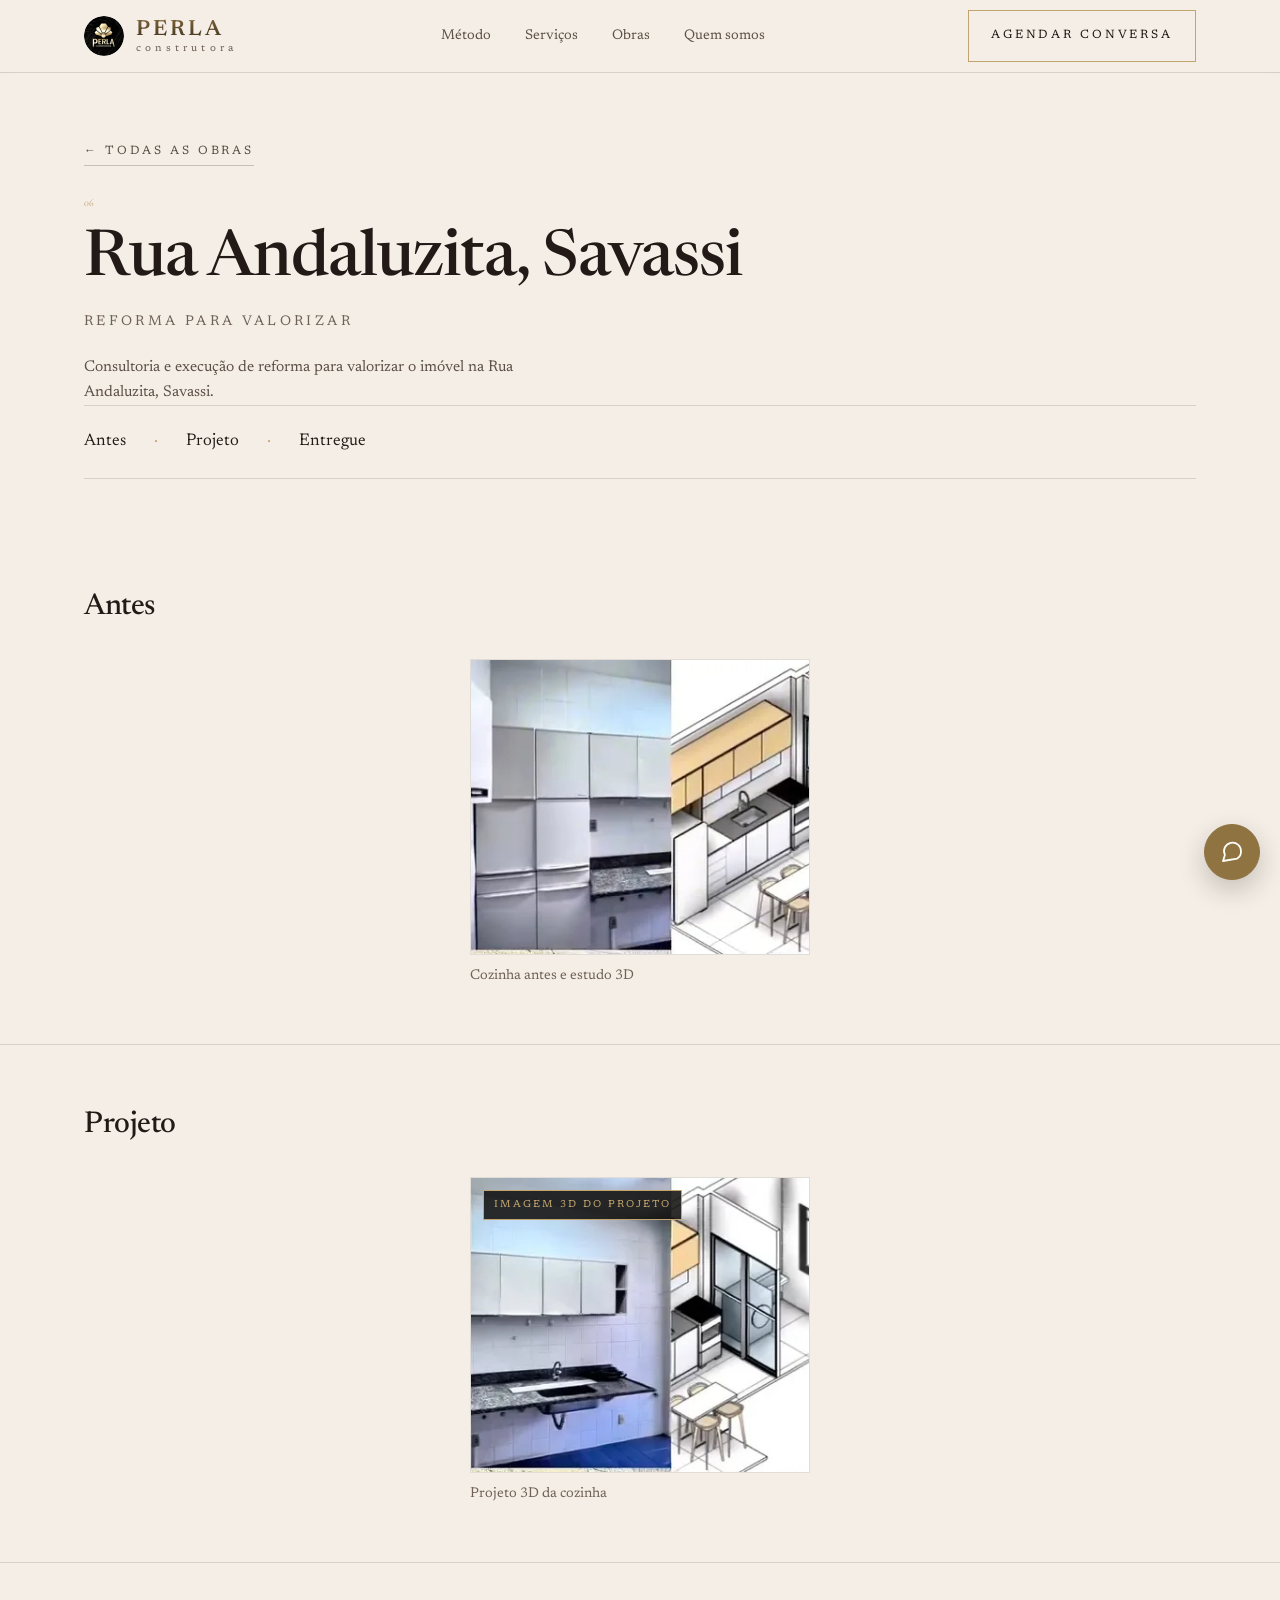
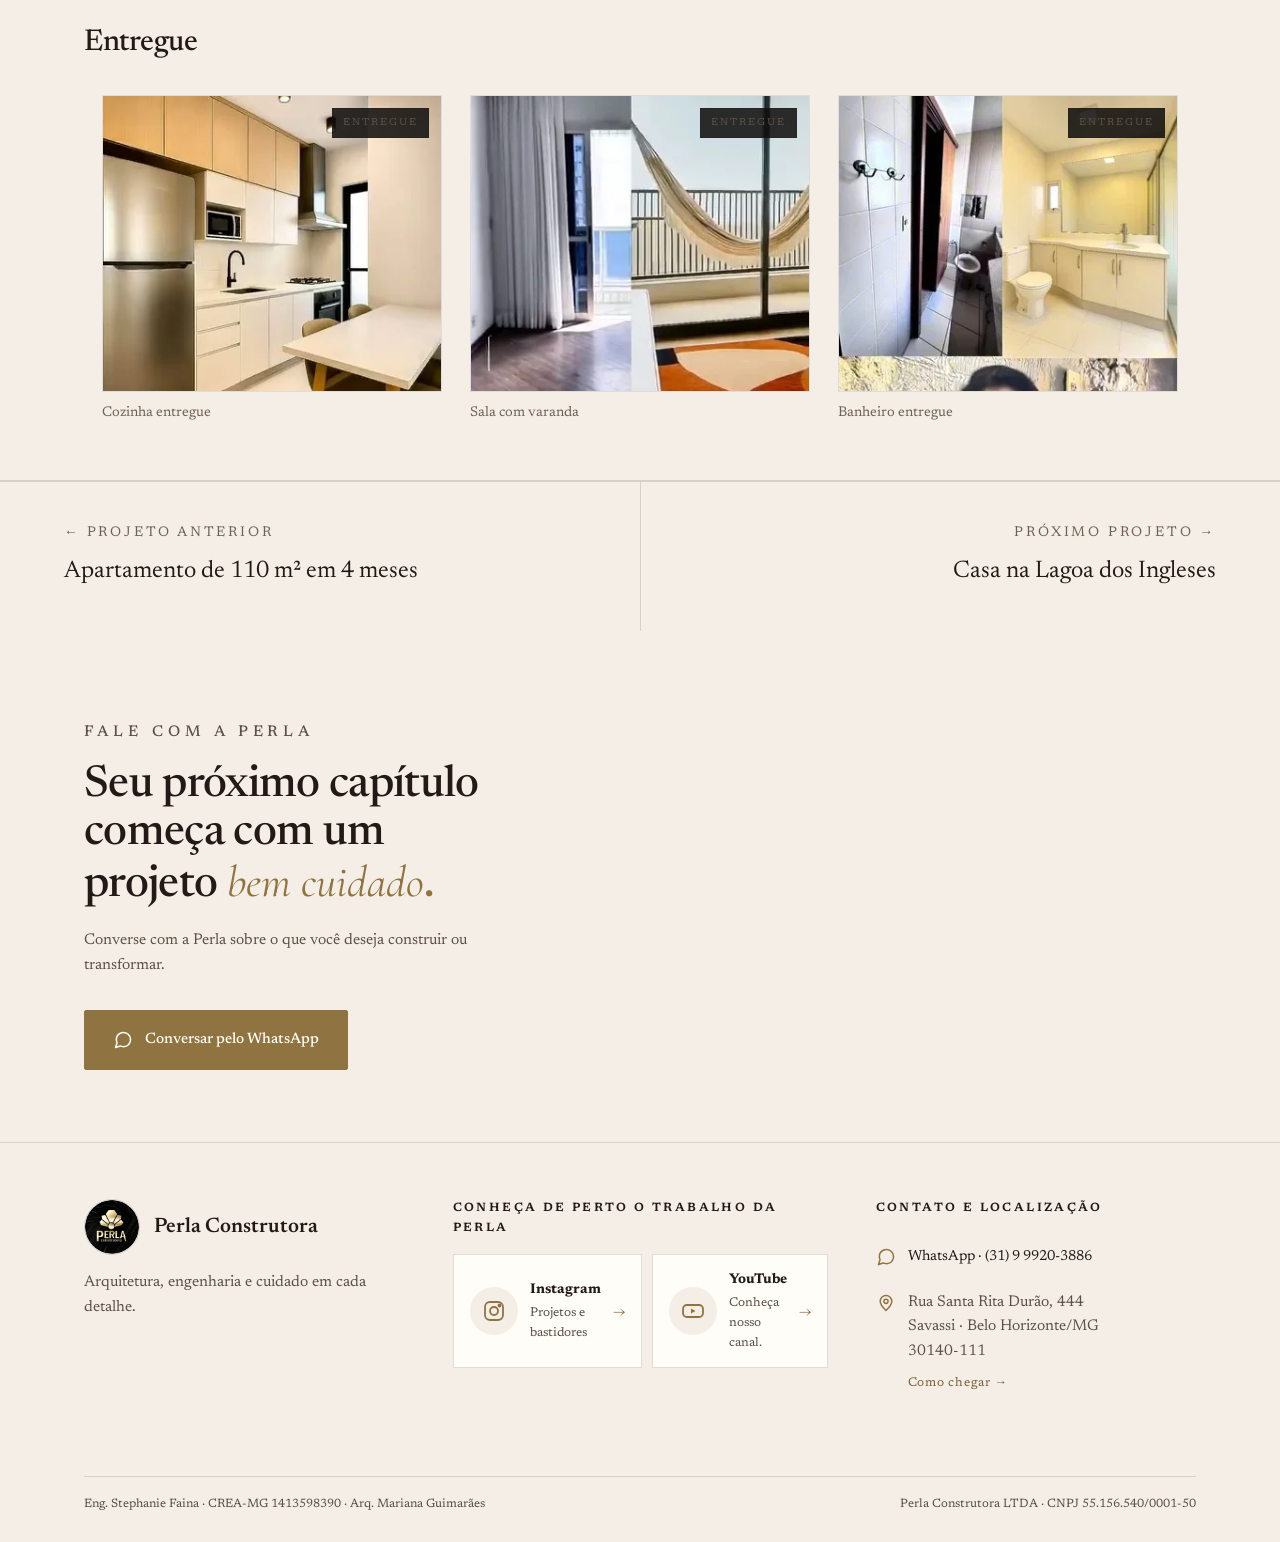
<file: obras/rua-andaluzita-savassi/index.html>
<!doctype html>
<html lang="pt-BR">
<head>
<meta charset="utf-8">
<meta name="viewport" content="width=device-width, initial-scale=1, viewport-fit=cover">
<meta name="robots" content="noindex, nofollow">
<title>Rua Andaluzita, Savassi | Perla Construtora</title>
<meta name="description" content="Consultoria e execução de reforma para valorizar o imóvel na Rua Andaluzita, Savassi.">
<meta name="theme-color" content="#F4EEE6">
<link rel="icon" type="image/png" sizes="32x32" href="../../assets/img/brand/favicon-32.png">
<link rel="apple-touch-icon" sizes="180x180" href="../../assets/img/brand/favicon-180.png">
<link rel="preconnect" href="https://fonts.googleapis.com">
<link rel="preconnect" href="https://fonts.gstatic.com" crossorigin>
<link rel="stylesheet" href="https://fonts.googleapis.com/css2?family=Cormorant+Garamond:ital,wght@1,400;1,500&family=Newsreader:ital,opsz,wght@0,6..72,400;0,6..72,500;0,6..72,600;1,6..72,400&display=swap">
<link rel="stylesheet" href="../../assets/css/obra.css">
<noscript><style>
[data-reveal]{opacity:1 !important;transform:none !important}
.comp-slider{display:none}
.comp-frame{aspect-ratio:auto !important;display:flex !important;flex-wrap:wrap;gap:0}
.comp-frame img{position:static !important;clip-path:none !important;width:50% !important;height:auto !important}
.comp-antes{order:1}
.comp-depois{order:2}
.comp-handle{display:none}
.comp-label{position:static !important;display:block !important;text-align:center;width:50%}
.comp-label-antes{order:3}
.comp-label-depois{order:4}
</style></noscript>
<link rel="stylesheet" href="../../assets/css/assistant.css">
</head>
<body class="tem-barra-contato">
<nav class="nav" aria-label="Principal">
  <div class="shell">
    <a href="../../index.html" class="wordmark" aria-label="Perla Construtora">
      <picture><source srcset="../../assets/img/brand/logo-perla-icon.webp" type="image/webp"><img src="../../assets/img/brand/logo-perla-icon.jpg" alt="Perla Construtora" width="40" height="40" loading="eager"></picture>
      <span class="txt"><b>PERLA</b><span class="sub">construtora</span></span>
    </a>
    <ul>
      <li><a href="../../index.html#metodo">Método</a></li>
      <li><a href="../../index.html#servicos">Serviços</a></li>
      <li><a href="../../index.html#obras">Obras</a></li>
      <li><a href="../../index.html#quem-somos">Quem somos</a></li>
    </ul>
    <a class="btn" href="https://wa.me/5531999203886?text=Ol%C3%A1!%20Conheci%20a%20Perla%20pelo%20site%20e%20gostaria%20de%20conversar%20sobre%20o%20projeto%20Rua%20Andaluzita%2C%20Savassi." target="_blank" rel="noopener">Agendar conversa</a>
    <button class="nav-burger" type="button" aria-expanded="false" aria-controls="nav-mobile" aria-label="Abrir menu"><span></span><span></span><span></span></button>
  </div>
</nav>
<div class="nav-mobile" id="nav-mobile">
  <ul>
    <li><a href="../../index.html#metodo">Método</a></li>
    <li><a href="../../index.html#servicos">Serviços</a></li>
    <li><a href="../../index.html#obras">Obras</a></li>
    <li><a href="../../index.html#quem-somos">Quem somos</a></li>
  </ul>
  <a class="btn solid" href="https://wa.me/5531999203886?text=Ol%C3%A1!%20Conheci%20a%20Perla%20pelo%20site%20e%20gostaria%20de%20conversar%20sobre%20o%20projeto%20Rua%20Andaluzita%2C%20Savassi." target="_blank" rel="noopener">Agendar conversa <span class="arr">→</span></a>
</div>

<header class="obra-topo">
  <div class="shell">
    <a class="link voltar" href="../../index.html#obras">← Todas as obras</a>
    <p class="label dim"><span class="it">06</span></p>
    <h1>Rua Andaluzita, Savassi</h1>
    <span class="t">Reforma para valorizar</span>
    <p class="resumo">Consultoria e execução de reforma para valorizar o imóvel na Rua Andaluzita, Savassi.</p>
  </div>
  <div class="shell">
    <nav class="timeline" aria-label="Etapas do projeto">
      <a href="#etapa-antes">Antes</a>
      <span class="dot">·</span>
      <a href="#etapa-projeto">Projeto</a>
      <span class="dot">·</span>
      <a href="#etapa-entregue">Entregue</a>
    </nav>
  </div>
</header>

<section class="etapa-bloco" id="etapa-antes">
      <div class="shell">
        <h2>Antes</h2>
        <div class="etapa-grid mini">
        <figure data-lightbox-index="0" style="--fw:360px">
          <span class="frame"><picture><source srcset="../../projetos/06-rua-andaluzita-savassi/01-antes-cozinha-antes-e-estudo-3d.webp" type="image/webp"><img src="../../projetos/06-rua-andaluzita-savassi/01-antes-cozinha-antes-e-estudo-3d.jpg" alt="Rua Andaluzita, Savassi — Cozinha antes e estudo 3D" width="360" height="314" loading="lazy" tabindex="0" role="button" aria-label="Ampliar: Rua Andaluzita, Savassi — Cozinha antes e estudo 3D"></picture></span>
          <figcaption>Cozinha antes e estudo 3D</figcaption>
        </figure>
        </div>
      </div>
    </section>

<section class="etapa-bloco" id="etapa-projeto">
      <div class="shell">
        <h2>Projeto</h2>
        <div class="etapa-grid mini">
        <figure data-lightbox-index="1" style="--fw:360px">
          <span class="frame"><span class="selo">Imagem 3D do projeto</span><picture><source srcset="../../projetos/06-rua-andaluzita-savassi/02-projeto-projeto-3d-da-cozinha.webp" type="image/webp"><img src="../../projetos/06-rua-andaluzita-savassi/02-projeto-projeto-3d-da-cozinha.jpg" alt="Rua Andaluzita, Savassi — Projeto 3D da cozinha" width="360" height="314" loading="lazy" tabindex="0" role="button" aria-label="Ampliar: Rua Andaluzita, Savassi — Projeto 3D da cozinha"></picture></span>
          <figcaption>Projeto 3D da cozinha</figcaption>
        </figure>
        </div>
      </div>
    </section>

<section class="etapa-bloco" id="etapa-entregue">
      <div class="shell">
        <h2>Entregue</h2>
        <div class="etapa-grid mini">
        <figure data-lightbox-index="2" style="--fw:360px">
          <span class="frame"><span class="selo entregue">Entregue</span><picture><source srcset="../../projetos/06-rua-andaluzita-savassi/03-entregue-cozinha-entregue.webp" type="image/webp"><img src="../../projetos/06-rua-andaluzita-savassi/03-entregue-cozinha-entregue.jpg" alt="Rua Andaluzita, Savassi — Cozinha entregue" width="360" height="314" loading="eager" fetchpriority="high" tabindex="0" role="button" aria-label="Ampliar: Rua Andaluzita, Savassi — Cozinha entregue"></picture></span>
          <figcaption>Cozinha entregue</figcaption>
        </figure>
        <figure data-lightbox-index="3" style="--fw:360px">
          <span class="frame"><span class="selo entregue">Entregue</span><picture><source srcset="../../projetos/06-rua-andaluzita-savassi/04-entregue-sala-com-varanda.webp" type="image/webp"><img src="../../projetos/06-rua-andaluzita-savassi/04-entregue-sala-com-varanda.jpg" alt="Rua Andaluzita, Savassi — Sala com varanda" width="360" height="314" loading="lazy" tabindex="0" role="button" aria-label="Ampliar: Rua Andaluzita, Savassi — Sala com varanda"></picture></span>
          <figcaption>Sala com varanda</figcaption>
        </figure>
        <figure data-lightbox-index="4" style="--fw:360px">
          <span class="frame"><span class="selo entregue">Entregue</span><picture><source srcset="../../projetos/06-rua-andaluzita-savassi/05-entregue-banheiro-entregue.webp" type="image/webp"><img src="../../projetos/06-rua-andaluzita-savassi/05-entregue-banheiro-entregue.jpg" alt="Rua Andaluzita, Savassi — Banheiro entregue" width="360" height="314" loading="lazy" tabindex="0" role="button" aria-label="Ampliar: Rua Andaluzita, Savassi — Banheiro entregue"></picture></span>
          <figcaption>Banheiro entregue</figcaption>
        </figure>
        </div>
      </div>
    </section>



<nav class="obra-prox" aria-label="Outros projetos">
  <a href="../apartamento-110m2-buritis/index.html"><span class="lbl">← Projeto anterior</span><span class="tt">Apartamento de 110 m² em 4 meses</span></a>
  <a href="../casa-lagoa-dos-ingleses/index.html"><span class="lbl">Próximo projeto →</span><span class="tt">Casa na Lagoa dos Ingleses</span></a>
</nav>

<section class="cta-contato paper">
  <div class="shell">
    <p class="label dim" style="color:var(--tinta-2)">Fale com a Perla</p>
    <h2 style="margin-top:16px">Seu próximo capítulo começa com um projeto <span class="it" style="color:var(--ouro-paper)">bem cuidado</span><span class="dot" style="color:var(--ouro-paper)">.</span></h2>
    <p>Converse com a Perla sobre o que você deseja construir ou transformar.</p>
    <div class="ctas">
      <a class="btn-contato principal" href="https://wa.me/5531999203886?text=Ol%C3%A1!%20Conheci%20a%20Perla%20pelo%20site%20e%20gostaria%20de%20conversar%20sobre%20o%20projeto%20Rua%20Andaluzita%2C%20Savassi." target="_blank" rel="noopener"><svg viewBox="0 0 24 24" fill="none" stroke="currentColor" stroke-width="1.8" stroke-linecap="round" stroke-linejoin="round" aria-hidden="true"><path d="M21 11.5a8.38 8.38 0 0 1-.9 3.8 8.5 8.5 0 0 1-7.6 4.7 8.38 8.38 0 0 1-3.8-.9L3 21l1.9-5.7a8.38 8.38 0 0 1-.9-3.8 8.5 8.5 0 0 1 4.7-7.6 8.38 8.38 0 0 1 3.8-.9h.5a8.48 8.48 0 0 1 8 8v.5z"/></svg> Conversar pelo WhatsApp</a>
      <!-- Botão "Enviar um e-mail" entra assim que o endereço oficial for confirmado — ver PROGRESS.md. -->
    </div>
  </div>
</section>

<footer class="rodape-claro paper">
  <div class="shell">
    <div class="rodape-marca">
      <a href="../../index.html" class="wordmark-lg" aria-label="Perla Construtora, ir para o início">
        <picture><source srcset="../../assets/img/brand/logo-perla-icon.webp" type="image/webp"><img src="../../assets/img/brand/logo-perla-icon.jpg" alt="" width="56" height="56" loading="lazy"></picture>
        <b>Perla Construtora</b>
      </a>
      <p>Arquitetura, engenharia e cuidado em cada detalhe.</p>
    </div>

    <div class="rodape-redes">
      <p class="footer-titulo">Conheça de perto o trabalho da Perla</p>
      <div class="rede-cards">
        <a class="rede-card" href="https://www.instagram.com/perlaconstrutora/" target="_blank" rel="noopener">
          <span class="rede-icon"><svg viewBox="0 0 24 24" fill="none" stroke="currentColor" stroke-width="1.8" stroke-linecap="round" stroke-linejoin="round" aria-hidden="true"><rect x="3" y="3" width="18" height="18" rx="5"/><circle cx="12" cy="12" r="4"/><circle cx="17.5" cy="6.5" r="1"/></svg></span>
          <span class="rede-info"><b>Instagram</b><span>Projetos e bastidores</span></span>
          <span class="rede-seta" aria-hidden="true">→</span>
        </a>
        <a class="rede-card" href="https://youtube.com/@perlaconstrutora" target="_blank" rel="noopener">
          <span class="rede-icon"><svg viewBox="0 0 24 24" fill="none" stroke="currentColor" stroke-width="1.8" stroke-linecap="round" stroke-linejoin="round" aria-hidden="true"><rect x="2" y="6" width="20" height="12" rx="4"/><path d="M10 9.5v5l4.5-2.5z" fill="currentColor" stroke="none"/></svg></span>
          <span class="rede-info"><b>YouTube</b><span>Conheça nosso canal.</span></span>
          <span class="rede-seta" aria-hidden="true">→</span>
        </a>
      </div>
    </div>

    <div class="rodape-contato">
      <p class="footer-titulo">Contato e localização</p>
      <a class="contato-linha" href="https://wa.me/5531999203886?text=Ol%C3%A1!%20Conheci%20a%20Perla%20pelo%20site%20e%20gostaria%20de%20conversar%20sobre%20o%20projeto%20Rua%20Andaluzita%2C%20Savassi." target="_blank" rel="noopener"><svg class="contato-icon" viewBox="0 0 24 24" fill="none" stroke="currentColor" stroke-width="1.8" stroke-linecap="round" stroke-linejoin="round" aria-hidden="true"><path d="M21 11.5a8.38 8.38 0 0 1-.9 3.8 8.5 8.5 0 0 1-7.6 4.7 8.38 8.38 0 0 1-3.8-.9L3 21l1.9-5.7a8.38 8.38 0 0 1-.9-3.8 8.5 8.5 0 0 1 4.7-7.6 8.38 8.38 0 0 1 3.8-.9h.5a8.48 8.48 0 0 1 8 8v.5z"/></svg> WhatsApp · (31) 9 9920-3886</a>
      <!-- E-mail: aguardando endereço oficial confirmado pela empresa. -->
      <div class="endereco-bloco">
        <svg class="contato-icon" viewBox="0 0 24 24" fill="none" stroke="currentColor" stroke-width="1.8" stroke-linecap="round" stroke-linejoin="round" aria-hidden="true"><path d="M12 21s-7-6.5-7-11a7 7 0 0 1 14 0c0 4.5-7 11-7 11z"/><circle cx="12" cy="10" r="2.5"/></svg>
        <address>Rua Santa Rita Durão, 444<br>Savassi · Belo Horizonte/MG<br>30140-111</address>
      </div>
      <a class="como-chegar" href="https://www.google.com/maps/search/?api=1&query=Rua+Santa+Rita+Dur%C3%A3o%2C+444%2C+Savassi%2C+Belo+Horizonte%2FMG%2C+30140-111" target="_blank" rel="noopener">Como chegar →</a>
    </div>

    <div class="legal">
      <span>Eng. Stephanie Faina · CREA-MG 1413598390 · Arq. Mariana Guimarães</span>
      <span>Perla Construtora LTDA · CNPJ 55.156.540/0001-50</span>
    </div>
  </div>
</footer>

<div class="barra-contato-mobile" id="barra-contato">
  <a href="https://wa.me/5531999203886?text=Ol%C3%A1!%20Conheci%20a%20Perla%20pelo%20site%20e%20gostaria%20de%20conversar%20sobre%20o%20projeto%20Rua%20Andaluzita%2C%20Savassi." target="_blank" rel="noopener"><svg viewBox="0 0 24 24" fill="none" stroke="currentColor" stroke-width="1.8" stroke-linecap="round" stroke-linejoin="round" aria-hidden="true"><path d="M21 11.5a8.38 8.38 0 0 1-.9 3.8 8.5 8.5 0 0 1-7.6 4.7 8.38 8.38 0 0 1-3.8-.9L3 21l1.9-5.7a8.38 8.38 0 0 1-.9-3.8 8.5 8.5 0 0 1 4.7-7.6 8.38 8.38 0 0 1 3.8-.9h.5a8.48 8.48 0 0 1 8 8v.5z"/></svg> WhatsApp</a>
</div>

<div class="lightbox" id="lightbox" role="dialog" aria-modal="true" aria-label="Galeria em tela cheia">
  <button class="fechar" type="button" aria-label="Fechar">✕</button>
  <button class="seta prev" type="button" aria-label="Foto anterior">‹</button>
  <figure>
    <img id="lightbox-img" alt="">
    <figcaption id="lightbox-caption"><span id="lightbox-legenda"></span><span class="etapa" id="lightbox-etapa"></span></figcaption>
  </figure>
  <button class="seta next" type="button" aria-label="Próxima foto">›</button>
  <div class="contador" id="lightbox-contador"></div>
</div>

<script id="fotos-data" type="application/json">[{"src":"../../projetos/06-rua-andaluzita-savassi/01-antes-cozinha-antes-e-estudo-3d.jpg","legenda":"Cozinha antes e estudo 3D","etapa":"Antes"},{"src":"../../projetos/06-rua-andaluzita-savassi/02-projeto-projeto-3d-da-cozinha.jpg","legenda":"Projeto 3D da cozinha","etapa":"Projeto"},{"src":"../../projetos/06-rua-andaluzita-savassi/03-entregue-cozinha-entregue.jpg","legenda":"Cozinha entregue","etapa":"Entregue"},{"src":"../../projetos/06-rua-andaluzita-savassi/04-entregue-sala-com-varanda.jpg","legenda":"Sala com varanda","etapa":"Entregue"},{"src":"../../projetos/06-rua-andaluzita-savassi/05-entregue-banheiro-entregue.jpg","legenda":"Banheiro entregue","etapa":"Entregue"}]</script>
<script>
// Revelação ao rolar — mesmo mecanismo do index.html
if (window.matchMedia('(prefers-reduced-motion: no-preference)').matches && 'IntersectionObserver' in window) {
  var io = new IntersectionObserver(function (entries) {
    entries.forEach(function (entry) {
      if (entry.isIntersecting) { entry.target.classList.add('in'); io.unobserve(entry.target); }
    });
  }, { threshold: 0.1, rootMargin: '0px 0px -8% 0px' });
  document.querySelectorAll('[data-reveal]').forEach(function (el) { io.observe(el); });
} else {
  document.querySelectorAll('[data-reveal]').forEach(function (el) { el.classList.add('in'); });
}
</script>
<script>
// Menu mobile — idêntico ao index.html
(function () {
  var burger = document.querySelector('.nav-burger');
  var panel = document.getElementById('nav-mobile');
  if (!burger || !panel) return;
  function close() { burger.setAttribute('aria-expanded', 'false'); panel.classList.remove('open'); document.body.classList.remove('nav-open', 'esconder-barra-contato'); }
  function open() { burger.setAttribute('aria-expanded', 'true'); panel.classList.add('open'); document.body.classList.add('nav-open', 'esconder-barra-contato'); }
  burger.addEventListener('click', function () { if (panel.classList.contains('open')) close(); else open(); });
  panel.querySelectorAll('a').forEach(function (a) { a.addEventListener('click', close); });
  document.addEventListener('keydown', function (e) { if (e.key === 'Escape') close(); });
  document.addEventListener('click', function (e) { if (panel.classList.contains('open') && !panel.contains(e.target) && e.target !== burger && !burger.contains(e.target)) close(); });
  window.addEventListener('resize', function () { if (window.innerWidth > 900) close(); });
})();
</script>
<script>
// Lightbox — tela cheia, setas + teclado, Esc fecha, contador "n / total", legenda e etapa.
// Ao fechar, o foco volta pra miniatura que abriu a foto (nunca some pro topo da página).
(function () {
  var fotos = JSON.parse(document.getElementById('fotos-data').textContent);
  var lb = document.getElementById('lightbox');
  var img = document.getElementById('lightbox-img');
  var legenda = document.getElementById('lightbox-legenda');
  var etapaEl = document.getElementById('lightbox-etapa');
  var contador = document.getElementById('lightbox-contador');
  var atual = 0;
  var gatilho = null;

  function mostrar(i) {
    atual = (i + fotos.length) % fotos.length;
    var f = fotos[atual];
    img.src = f.src;
    img.alt = f.legenda;
    legenda.textContent = f.legenda;
    etapaEl.textContent = f.etapa;
    contador.textContent = (atual + 1) + ' / ' + fotos.length;
  }
  function abrir(i, origem) {
    gatilho = origem || null;
    mostrar(i);
    lb.classList.add('open');
    document.body.classList.add('nav-open', 'esconder-barra-contato');
    lb.querySelector('.fechar').focus();
  }
  function fechar() {
    lb.classList.remove('open');
    document.body.classList.remove('nav-open', 'esconder-barra-contato');
    if (gatilho) { gatilho.focus(); gatilho = null; }
  }

  document.querySelectorAll('[data-lightbox-index]').forEach(function (fig) {
    var alvo = fig.querySelector('img');
    alvo.addEventListener('click', function () {
      abrir(parseInt(fig.getAttribute('data-lightbox-index'), 10), alvo);
    });
    alvo.addEventListener('keydown', function (e) {
      if (e.key === 'Enter' || e.key === ' ') {
        e.preventDefault();
        abrir(parseInt(fig.getAttribute('data-lightbox-index'), 10), alvo);
      }
    });
  });
  lb.querySelector('.fechar').addEventListener('click', fechar);
  lb.querySelector('.prev').addEventListener('click', function () { mostrar(atual - 1); });
  lb.querySelector('.next').addEventListener('click', function () { mostrar(atual + 1); });
  lb.addEventListener('click', function (e) { if (e.target === lb) fechar(); });
  document.addEventListener('keydown', function (e) {
    if (!lb.classList.contains('open')) return;
    if (e.key === 'Escape') fechar();
    if (e.key === 'ArrowLeft') mostrar(atual - 1);
    if (e.key === 'ArrowRight') mostrar(atual + 1);
  });
})();
</script>
<script>
// Comparador antes/depois: input range nativo (mouse, toque e teclado já funcionam sem código
// extra) controla quanto da foto "depois" fica visível por cima da foto "antes".
(function () {
  var frame = document.getElementById('comp-frame');
  var slider = document.getElementById('comp-slider');
  if (!frame || !slider) return;
  slider.addEventListener('input', function () {
    frame.style.setProperty('--pos', slider.value + '%');
  });
})();
</script>
<script src="../../assets/js/assistant.js" defer></script>
</body>
</html>
</file>
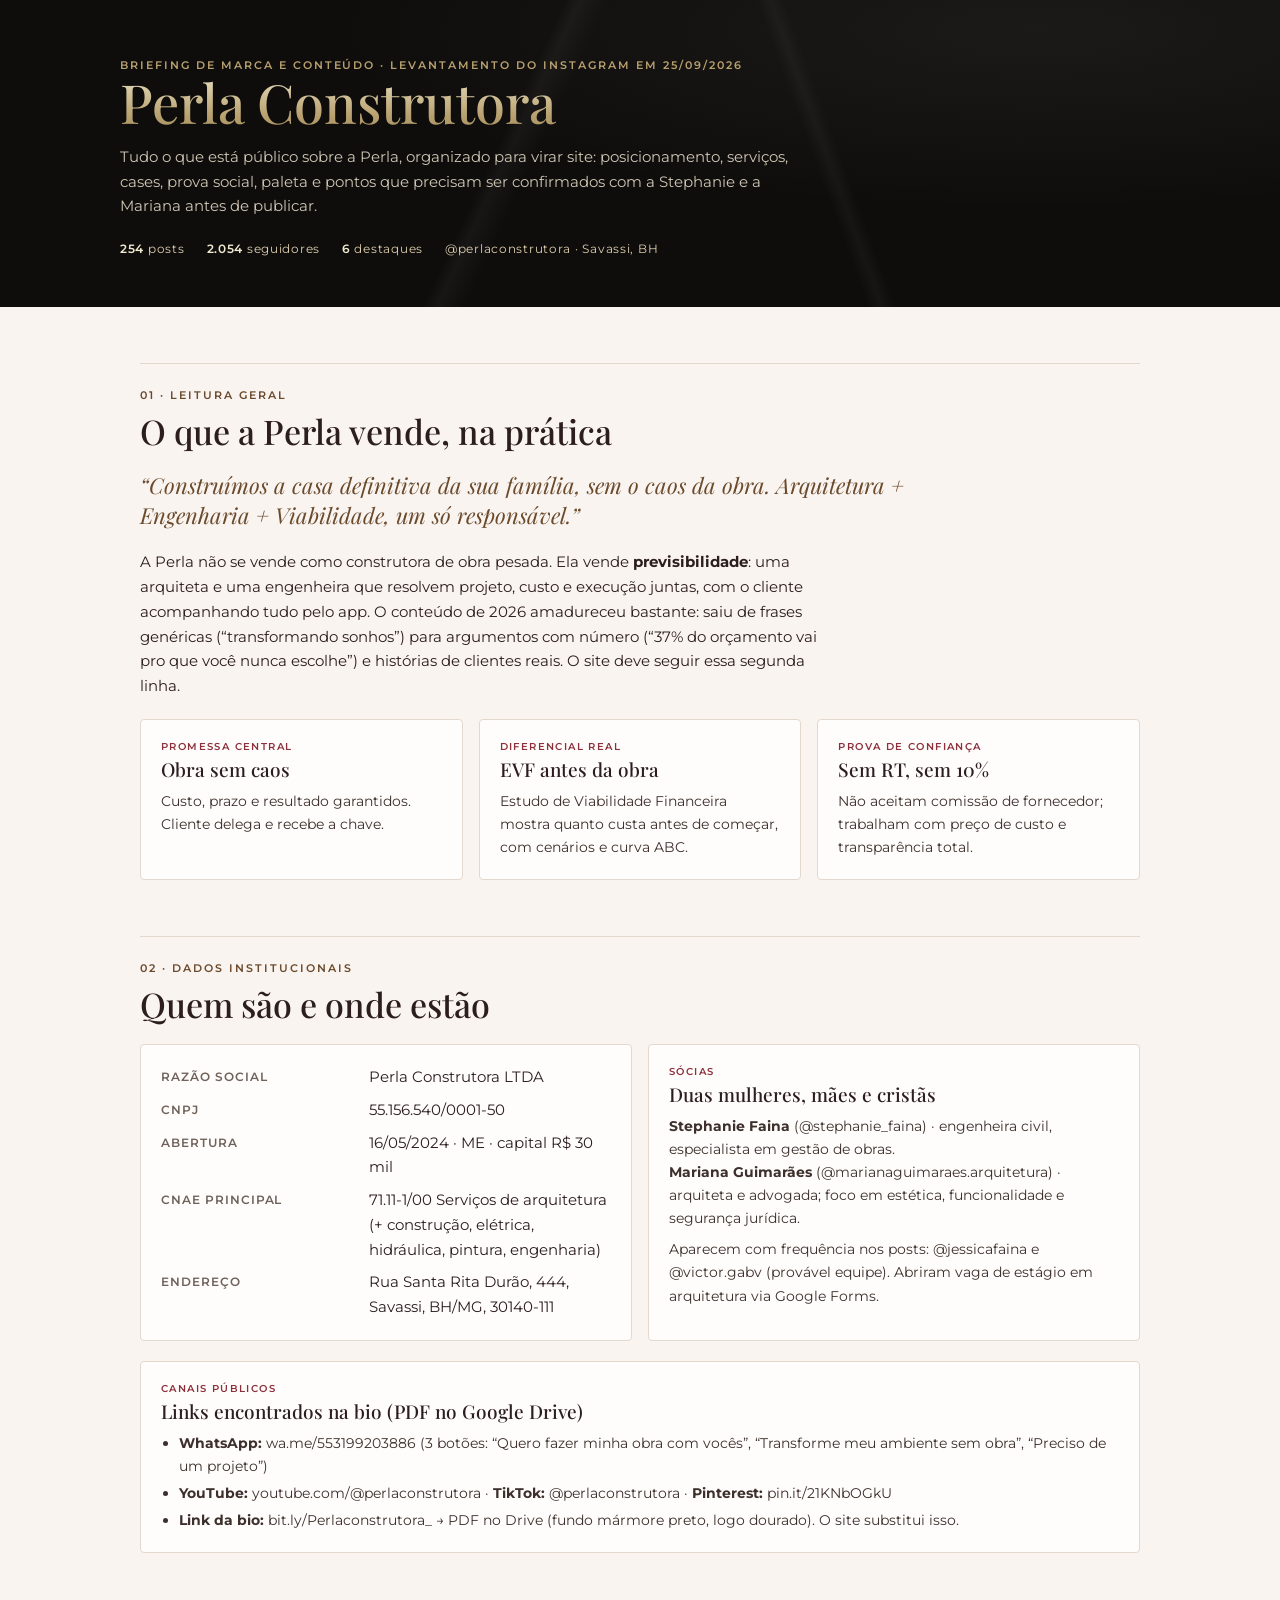
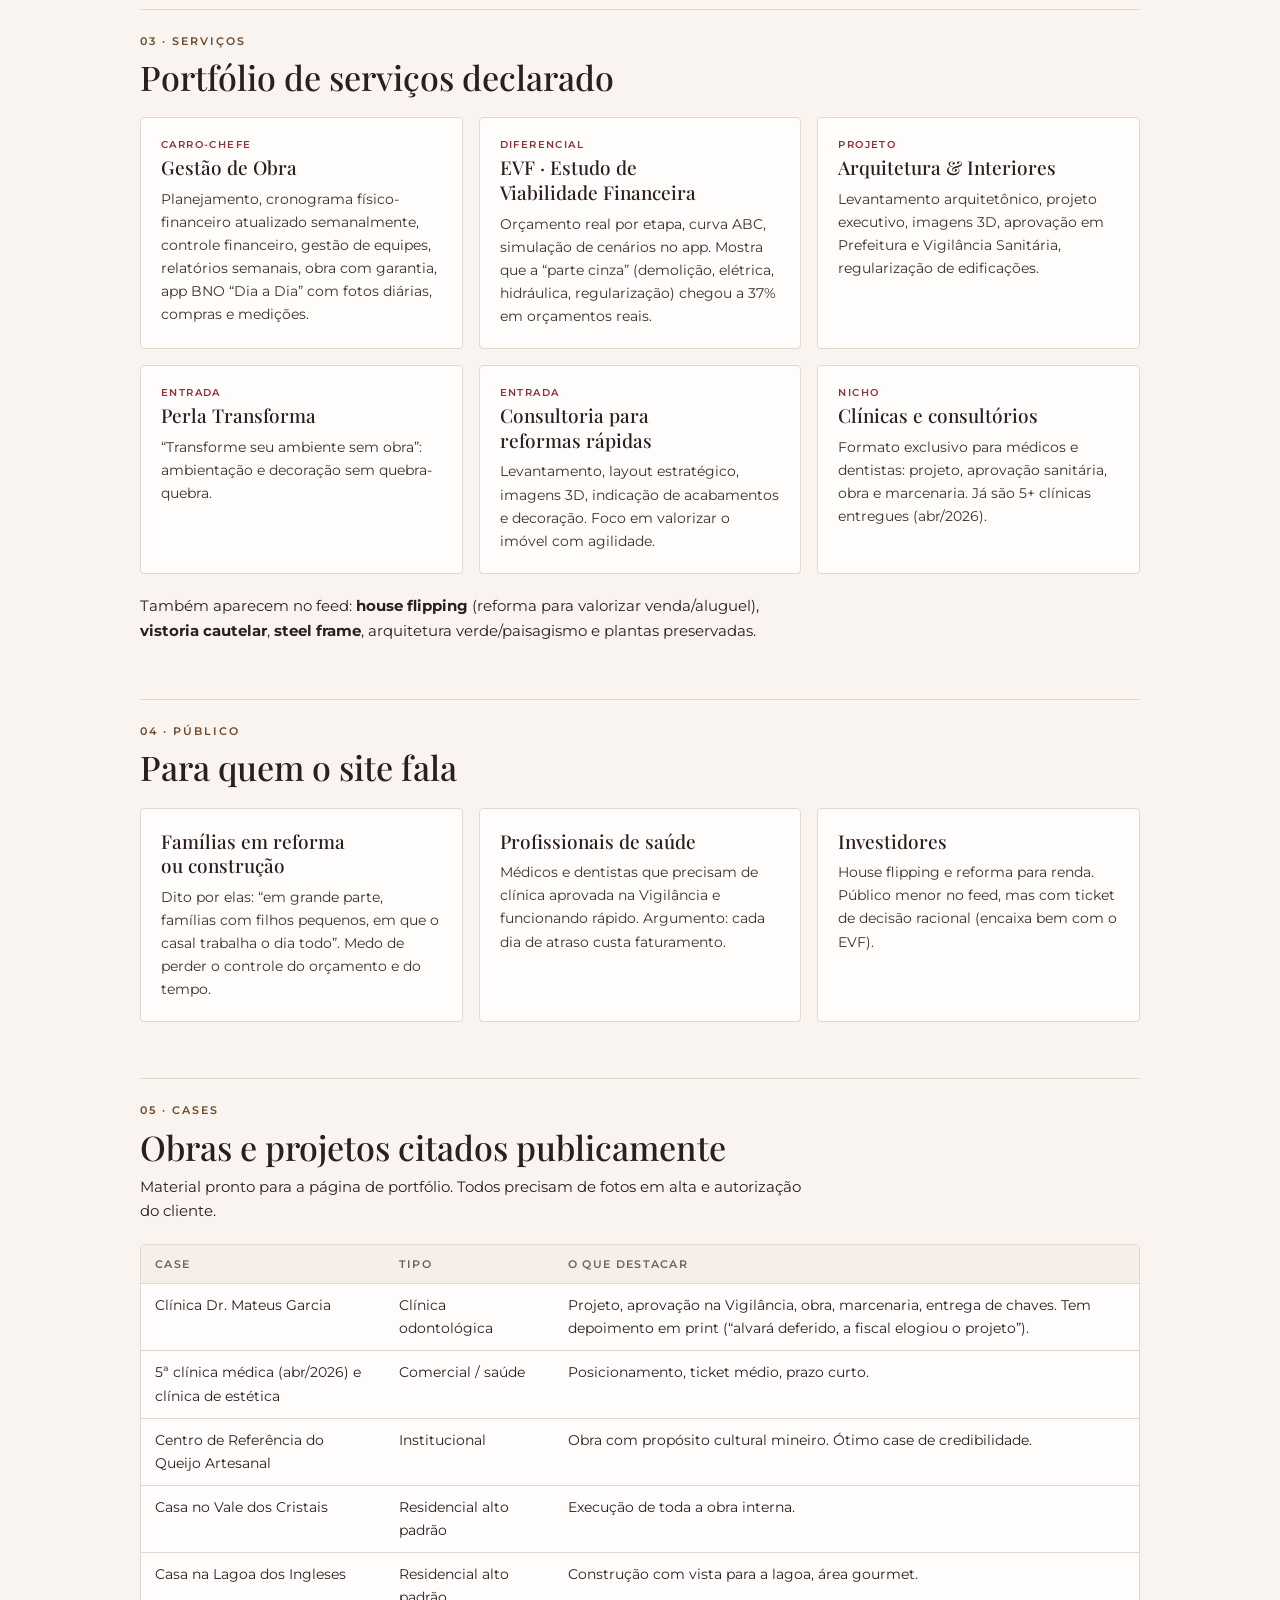
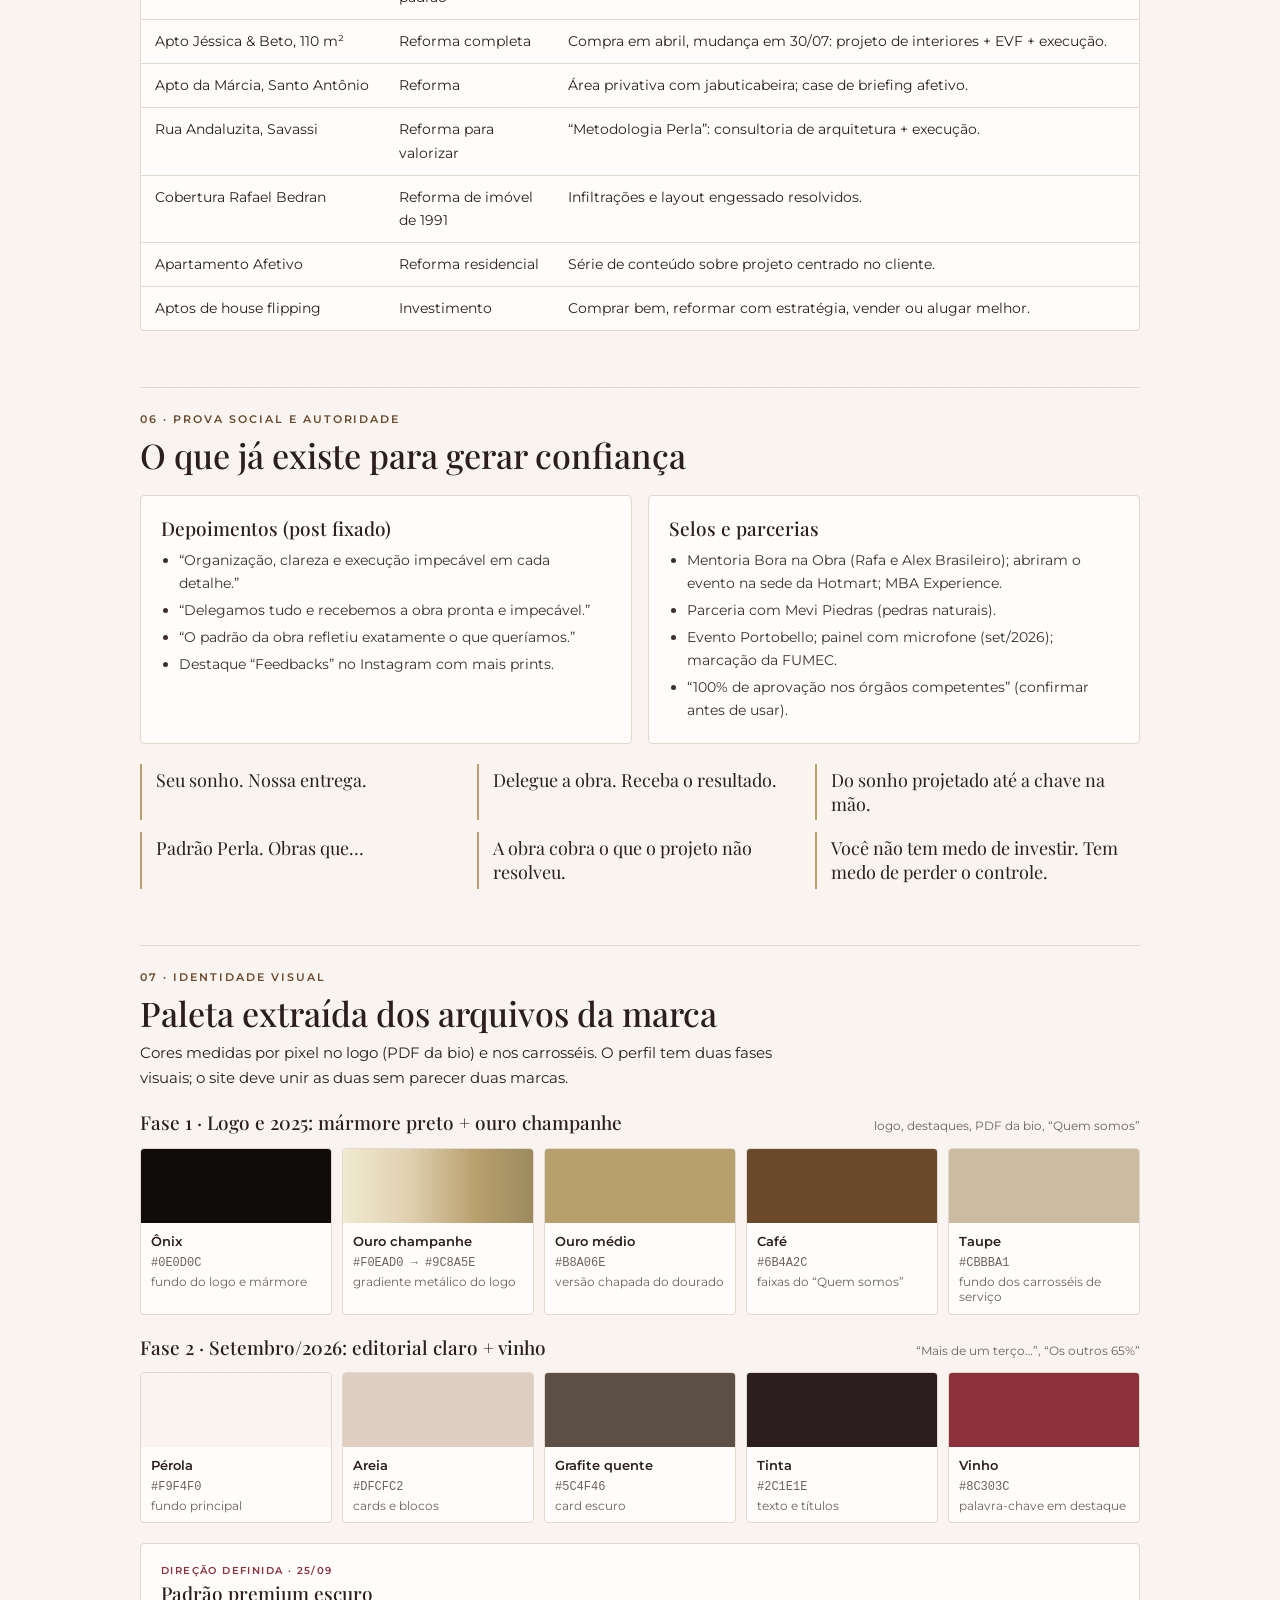
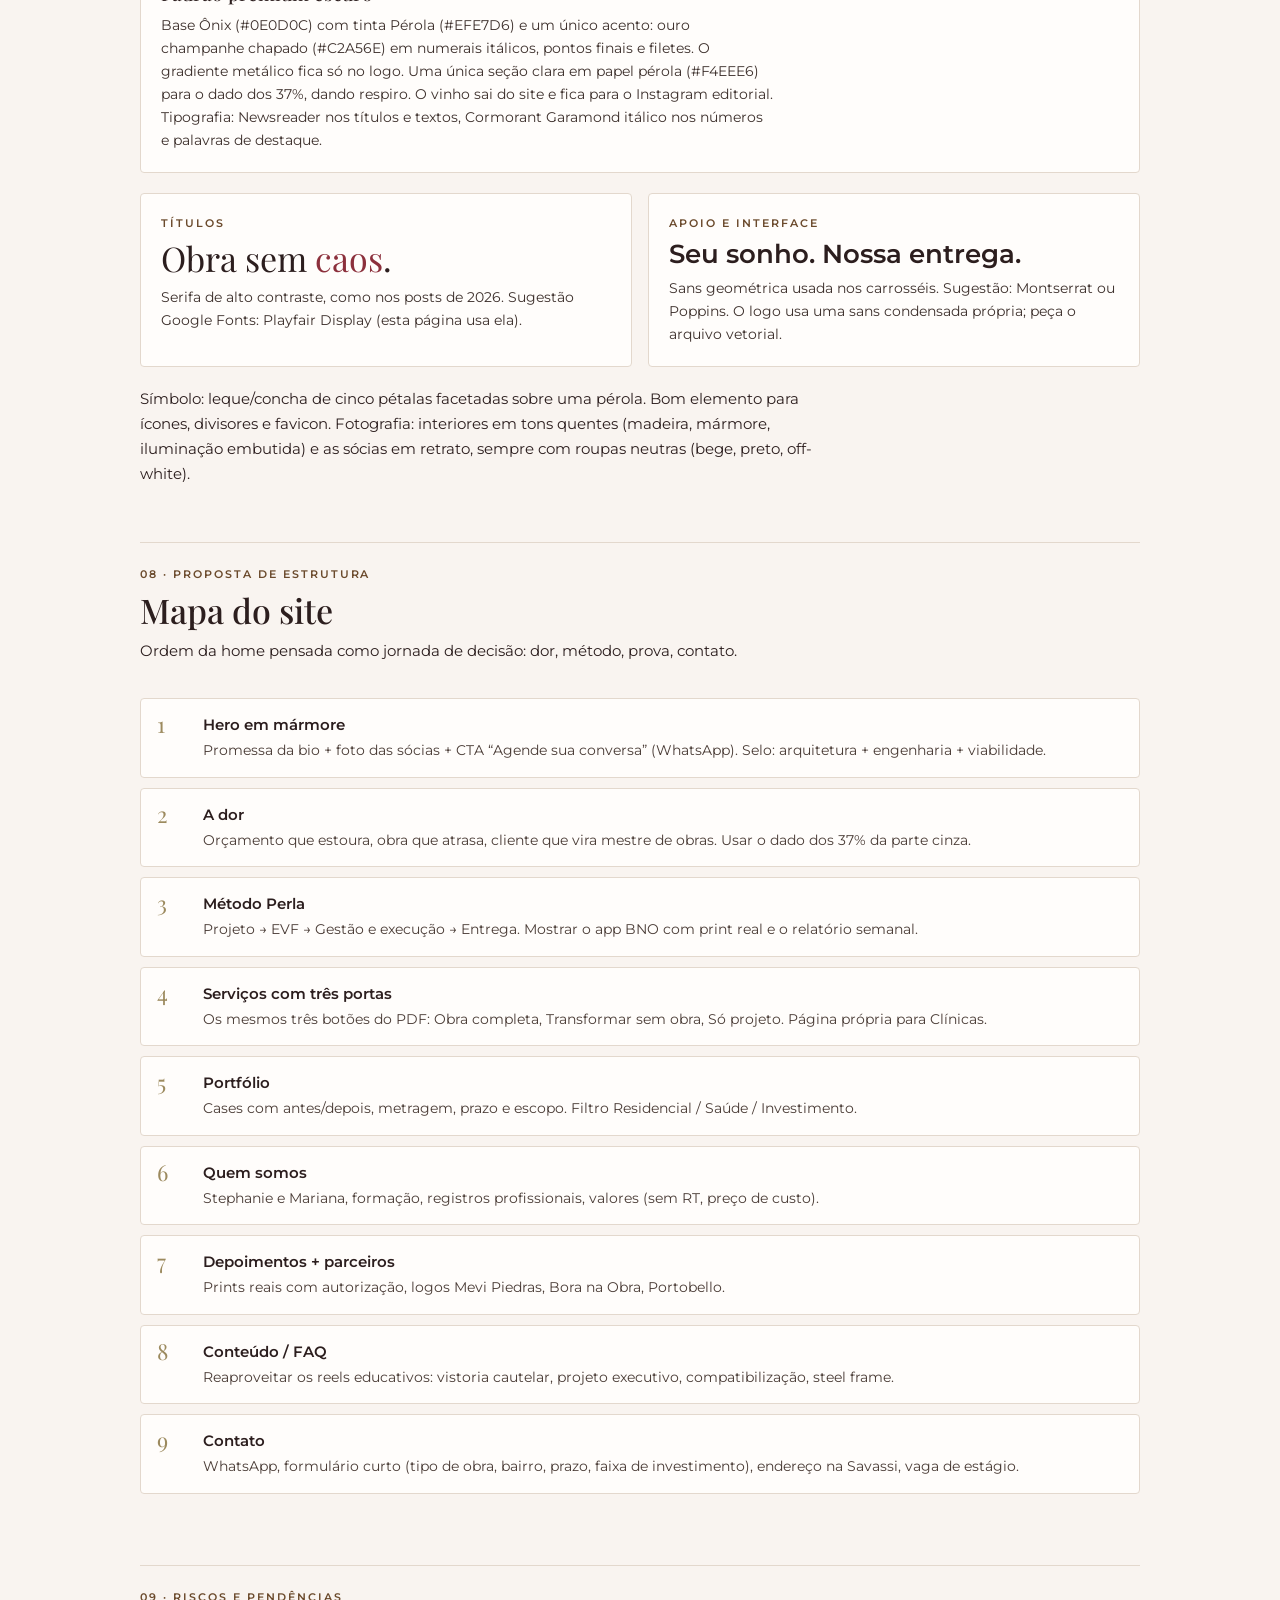
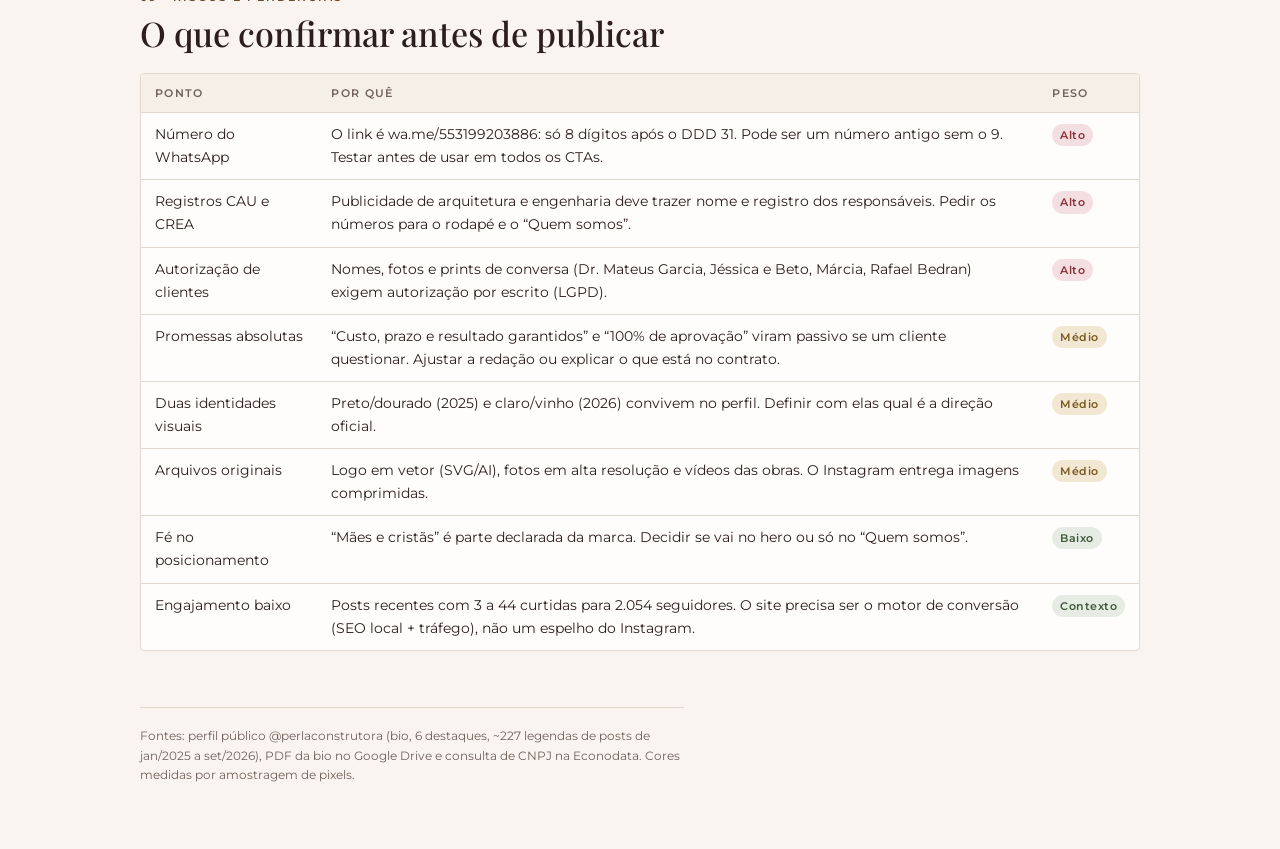
<file: docs/briefing/briefing-2026-09-25.html>
<!doctype html>
<html lang="pt-BR">
<head>
<meta charset="utf-8">
<meta name="viewport" content="width=device-width, initial-scale=1, viewport-fit=cover">
<title>Perla Construtora · Briefing do Site</title>
<link rel="preconnect" href="https://fonts.googleapis.com">
<link rel="preconnect" href="https://fonts.gstatic.com" crossorigin>
<link rel="stylesheet" href="https://fonts.googleapis.com/css2?family=Playfair+Display:ital,wght@0,500;0,600;1,500&family=Montserrat:wght@400;500;600&display=swap">
<style>
:root{
  color-scheme: light;
  --perola:#F9F4F0; --areia:#DFCFC2; --taupe:#CBBBA1; --cafe:#6B4A2C;
  --grafite:#2C1E1E; --grafite-2:#5C4F46; --vinho:#8C303C; --onix:#0E0D0C;
  --ouro-1:#F0EAD0; --ouro-2:#E0D0B0; --ouro-3:#B8A06E; --ouro-4:#9C8A5E;
  --bg:var(--perola); --ink:var(--grafite); --muted:#6f625a; --line:#e3d8cd; --card:#fffdfb;
  --serif:"Playfair Display", Georgia, "Times New Roman", serif;
  --sans:"Montserrat", system-ui, -apple-system, "Segoe UI", sans-serif;
}
*{box-sizing:border-box}
body{background:var(--bg);color:var(--ink);font-family:var(--sans);font-size:15px;line-height:1.65;margin:0}
.wrap{max-width:1040px;margin:0 auto;padding-inline:20px;padding-block:0 64px}
h1,h2,h3{font-family:var(--serif);font-weight:500;text-wrap:balance;margin:0;color:var(--ink)}
h2{font-size:clamp(26px,3.4vw,34px);line-height:1.15}
h3{font-size:19px;line-height:1.3}
p{margin:0;max-width:68ch}
.eyebrow{font-size:11px;letter-spacing:.18em;text-transform:uppercase;color:var(--cafe);font-weight:600}
em.v{font-style:normal;color:var(--vinho)}
/* hero */
.hero{background:var(--onix);color:var(--ouro-1);margin-inline:-20px;padding:56px 20px 48px;position:relative;overflow:hidden}
.hero::before{content:"";position:absolute;inset:0;background:
 radial-gradient(1200px 300px at 80% 10%, rgba(240,234,208,.06), transparent 60%),
 linear-gradient(115deg, transparent 40%, rgba(255,255,255,.04) 41%, transparent 43%),
 linear-gradient(70deg, transparent 62%, rgba(255,255,255,.035) 63%, transparent 64%);pointer-events:none}
.hero-in{max-width:1040px;margin:0 auto;display:grid;grid-template-columns:1fr;gap:32px;align-items:center;position:relative}
.logo{width:120px}
.hero h1{color:var(--ouro-1);font-size:clamp(34px,5vw,54px);line-height:1.05}
.hero h1 span{background:linear-gradient(180deg,var(--ouro-1),var(--ouro-3) 70%,var(--ouro-4));-webkit-background-clip:text;background-clip:text;color:transparent}
.hero p{color:#cfc6b4;margin-top:14px}
.hero .meta{display:flex;flex-wrap:wrap;gap:8px 22px;margin-top:20px;font-size:12px;letter-spacing:.06em;color:var(--ouro-2)}
.hero .meta b{color:var(--ouro-1);font-weight:600}
@media (max-width:640px){.hero-in{grid-template-columns:1fr}.logo{width:84px}}
/* sections */
section{padding-top:56px;display:grid;gap:20px}
.sec-head{display:grid;gap:8px;border-top:1px solid var(--line);padding-top:22px}
.grid2{display:grid;grid-template-columns:repeat(auto-fit,minmax(280px,1fr));gap:16px}
.grid3{display:grid;grid-template-columns:repeat(auto-fit,minmax(240px,1fr));gap:16px}
.card{background:var(--card);border:1px solid var(--line);border-radius:4px;padding:20px;display:grid;gap:8px;align-content:start}
.card h3 .tag{font-family:var(--sans);font-size:10px;letter-spacing:.14em;text-transform:uppercase;color:var(--vinho);display:block;margin-bottom:4px;font-weight:600}
.card p,.card li{font-size:14px;color:#3d302c}
ul{margin:0;padding-left:18px;display:grid;gap:4px}
dl{display:grid;grid-template-columns:minmax(120px,190px) 1fr;gap:8px 18px;margin:0}
dt{font-size:12px;letter-spacing:.08em;text-transform:uppercase;color:var(--muted);font-weight:600;padding-top:2px}
dd{margin:0}
.quote{font-family:var(--serif);font-style:italic;font-size:22px;line-height:1.35;color:var(--cafe)}
.quotes{display:grid;grid-template-columns:repeat(auto-fit,minmax(260px,1fr));gap:12px}
.quotes div{border-left:2px solid var(--ouro-3);padding:4px 0 4px 14px;font-family:var(--serif);font-size:18px;line-height:1.35}
/* palette */
.phase{display:grid;gap:12px}
.phase-label{display:flex;justify-content:space-between;flex-wrap:wrap;gap:6px;align-items:baseline}
.phase-label small{color:var(--muted);font-size:12px}
.sw-row{display:grid;grid-template-columns:repeat(auto-fit,minmax(130px,1fr));gap:10px}
.sw{border:1px solid var(--line);border-radius:4px;overflow:hidden;background:var(--card)}
.sw i{display:block;height:74px}
.sw div{padding:8px 10px;display:grid;gap:1px}
.sw b{font-size:13px;font-weight:600}
.sw code{font-size:12px;color:var(--muted);font-family:ui-monospace,Menlo,monospace}
.sw span{font-size:11.5px;color:var(--muted);line-height:1.35}
.grad{height:74px;background:linear-gradient(90deg,#F0EAD0,#E0D0B0 35%,#B8A06E 70%,#9C8A5E)}
.type-demo{display:grid;grid-template-columns:repeat(auto-fit,minmax(260px,1fr));gap:16px}
.type-demo .card .big{font-family:var(--serif);font-size:34px;line-height:1.1}
.type-demo .card .big.sans{font-family:var(--sans);font-weight:600;font-size:26px}
/* table */
.tbl{overflow-x:auto;border:1px solid var(--line);border-radius:4px;background:var(--card)}
table{border-collapse:collapse;width:100%;min-width:620px;font-size:14px}
th,td{text-align:left;padding:10px 14px;border-bottom:1px solid var(--line);vertical-align:top}
th{font-size:11px;letter-spacing:.12em;text-transform:uppercase;color:var(--muted);font-weight:600;background:#f6efe8}
tr:last-child td{border-bottom:0}
.pill{display:inline-block;font-size:11px;font-weight:600;letter-spacing:.04em;padding:2px 8px;border-radius:999px;white-space:nowrap}
.alto{background:#f3dfe1;color:var(--vinho)}.medio{background:#f1e7d3;color:#7a5a1e}.baixo{background:#e6ece3;color:#3f5a3a}
/* sitemap */
.map{display:grid;gap:10px;counter-reset:s}
.map li{list-style:none;display:grid;grid-template-columns:34px 1fr;gap:12px;align-items:start;background:var(--card);border:1px solid var(--line);border-radius:4px;padding:14px 16px}
.map li::before{counter-increment:s;content:counter(s);font-family:var(--serif);font-size:22px;color:var(--ouro-4);line-height:1}
.map{padding:0}
.map b{display:block;font-weight:600}
.map span{font-size:14px;color:#4a3c36}
.foot{margin-top:56px;border-top:1px solid var(--line);padding-top:18px;font-size:12px;color:var(--muted)}
a{color:var(--vinho)}
</style>
</head>
<body>


<header class="hero">
  <div class="hero-in">
        <div>
      <div class="eyebrow" style="color:var(--ouro-3)">Briefing de marca e conteúdo · levantamento do Instagram em 25/09/2026</div>
      <h1><span>Perla Construtora</span></h1>
      <p>Tudo o que está público sobre a Perla, organizado para virar site: posicionamento, serviços, cases, prova social, paleta e pontos que precisam ser confirmados com a Stephanie e a Mariana antes de publicar.</p>
      <div class="meta"><span><b>254</b> posts</span><span><b>2.054</b> seguidores</span><span><b>6</b> destaques</span><span>@perlaconstrutora · Savassi, BH</span></div>
    </div>
  </div>
</header>

<main class="wrap">

<section>
  <div class="sec-head"><span class="eyebrow">01 · Leitura geral</span><h2>O que a Perla vende, na prática</h2></div>
  <p class="quote">“Construímos a casa definitiva da sua família, sem o caos da obra. Arquitetura + Engenharia + Viabilidade, um só responsável.”</p>
  <p>A Perla não se vende como construtora de obra pesada. Ela vende <strong>previsibilidade</strong>: uma arquiteta e uma engenheira que resolvem projeto, custo e execução juntas, com o cliente acompanhando tudo pelo app. O conteúdo de 2026 amadureceu bastante: saiu de frases genéricas (“transformando sonhos”) para argumentos com número (“37% do orçamento vai pro que você nunca escolhe”) e histórias de clientes reais. O site deve seguir essa segunda linha.</p>
  <div class="grid3">
    <div class="card"><h3><span class="tag">Promessa central</span>Obra sem caos</h3><p>Custo, prazo e resultado garantidos. Cliente delega e recebe a chave.</p></div>
    <div class="card"><h3><span class="tag">Diferencial real</span>EVF antes da obra</h3><p>Estudo de Viabilidade Financeira mostra quanto custa antes de começar, com cenários e curva ABC.</p></div>
    <div class="card"><h3><span class="tag">Prova de confiança</span>Sem RT, sem 10%</h3><p>Não aceitam comissão de fornecedor; trabalham com preço de custo e transparência total.</p></div>
  </div>
</section>

<section>
  <div class="sec-head"><span class="eyebrow">02 · Dados institucionais</span><h2>Quem são e onde estão</h2></div>
  <div class="grid2">
    <div class="card">
      <dl>
        <dt>Razão social</dt><dd>Perla Construtora LTDA</dd>
        <dt>CNPJ</dt><dd>55.156.540/0001-50</dd>
        <dt>Abertura</dt><dd>16/05/2024 · ME · capital R$ 30 mil</dd>
        <dt>CNAE principal</dt><dd>71.11-1/00 Serviços de arquitetura (+ construção, elétrica, hidráulica, pintura, engenharia)</dd>
        <dt>Endereço</dt><dd>Rua Santa Rita Durão, 444, Savassi, BH/MG, 30140-111</dd>
      </dl>
    </div>
    <div class="card">
      <h3><span class="tag">Sócias</span>Duas mulheres, mães e cristãs</h3>
      <p><strong>Stephanie Faina</strong> (@stephanie_faina) · engenheira civil, especialista em gestão de obras.<br>
      <strong>Mariana Guimarães</strong> (@marianaguimaraes.arquitetura) · arquiteta e advogada; foco em estética, funcionalidade e segurança jurídica.</p>
      <p>Aparecem com frequência nos posts: @jessicafaina e @victor.gabv (provável equipe). Abriram vaga de estágio em arquitetura via Google Forms.</p>
    </div>
  </div>
  <div class="card">
    <h3><span class="tag">Canais públicos</span>Links encontrados na bio (PDF no Google Drive)</h3>
    <ul>
      <li><strong>WhatsApp:</strong> wa.me/553199203886 (3 botões: “Quero fazer minha obra com vocês”, “Transforme meu ambiente sem obra”, “Preciso de um projeto”)</li>
      <li><strong>YouTube:</strong> youtube.com/@perlaconstrutora · <strong>TikTok:</strong> @perlaconstrutora · <strong>Pinterest:</strong> pin.it/21KNbOGkU</li>
      <li><strong>Link da bio:</strong> bit.ly/Perlaconstrutora_ → PDF no Drive (fundo mármore preto, logo dourado). O site substitui isso.</li>
    </ul>
  </div>
</section>

<section>
  <div class="sec-head"><span class="eyebrow">03 · Serviços</span><h2>Portfólio de serviços declarado</h2></div>
  <div class="grid3">
    <div class="card"><h3><span class="tag">Carro-chefe</span>Gestão de Obra</h3><p>Planejamento, cronograma físico-financeiro atualizado semanalmente, controle financeiro, gestão de equipes, relatórios semanais, obra com garantia, app BNO “Dia a Dia” com fotos diárias, compras e medições.</p></div>
    <div class="card"><h3><span class="tag">Diferencial</span>EVF · Estudo de Viabilidade Financeira</h3><p>Orçamento real por etapa, curva ABC, simulação de cenários no app. Mostra que a “parte cinza” (demolição, elétrica, hidráulica, regularização) chegou a 37% em orçamentos reais.</p></div>
    <div class="card"><h3><span class="tag">Projeto</span>Arquitetura & Interiores</h3><p>Levantamento arquitetônico, projeto executivo, imagens 3D, aprovação em Prefeitura e Vigilância Sanitária, regularização de edificações.</p></div>
    <div class="card"><h3><span class="tag">Entrada</span>Perla Transforma</h3><p>“Transforme seu ambiente sem obra”: ambientação e decoração sem quebra-quebra.</p></div>
    <div class="card"><h3><span class="tag">Entrada</span>Consultoria para reformas rápidas</h3><p>Levantamento, layout estratégico, imagens 3D, indicação de acabamentos e decoração. Foco em valorizar o imóvel com agilidade.</p></div>
    <div class="card"><h3><span class="tag">Nicho</span>Clínicas e consultórios</h3><p>Formato exclusivo para médicos e dentistas: projeto, aprovação sanitária, obra e marcenaria. Já são 5+ clínicas entregues (abr/2026).</p></div>
  </div>
  <p>Também aparecem no feed: <strong>house flipping</strong> (reforma para valorizar venda/aluguel), <strong>vistoria cautelar</strong>, <strong>steel frame</strong>, arquitetura verde/paisagismo e plantas preservadas.</p>
</section>

<section>
  <div class="sec-head"><span class="eyebrow">04 · Público</span><h2>Para quem o site fala</h2></div>
  <div class="grid3">
    <div class="card"><h3>Famílias em reforma ou construção</h3><p>Dito por elas: “em grande parte, famílias com filhos pequenos, em que o casal trabalha o dia todo”. Medo de perder o controle do orçamento e do tempo.</p></div>
    <div class="card"><h3>Profissionais de saúde</h3><p>Médicos e dentistas que precisam de clínica aprovada na Vigilância e funcionando rápido. Argumento: cada dia de atraso custa faturamento.</p></div>
    <div class="card"><h3>Investidores</h3><p>House flipping e reforma para renda. Público menor no feed, mas com ticket de decisão racional (encaixa bem com o EVF).</p></div>
  </div>
</section>

<section>
  <div class="sec-head"><span class="eyebrow">05 · Cases</span><h2>Obras e projetos citados publicamente</h2><p>Material pronto para a página de portfólio. Todos precisam de fotos em alta e autorização do cliente.</p></div>
  <div class="tbl"><table>
    <thead><tr><th>Case</th><th>Tipo</th><th>O que destacar</th></tr></thead>
    <tbody>
      <tr><td>Clínica Dr. Mateus Garcia</td><td>Clínica odontológica</td><td>Projeto, aprovação na Vigilância, obra, marcenaria, entrega de chaves. Tem depoimento em print (“alvará deferido, a fiscal elogiou o projeto”).</td></tr>
      <tr><td>5ª clínica médica (abr/2026) e clínica de estética</td><td>Comercial / saúde</td><td>Posicionamento, ticket médio, prazo curto.</td></tr>
      <tr><td>Centro de Referência do Queijo Artesanal</td><td>Institucional</td><td>Obra com propósito cultural mineiro. Ótimo case de credibilidade.</td></tr>
      <tr><td>Casa no Vale dos Cristais</td><td>Residencial alto padrão</td><td>Execução de toda a obra interna.</td></tr>
      <tr><td>Casa na Lagoa dos Ingleses</td><td>Residencial alto padrão</td><td>Construção com vista para a lagoa, área gourmet.</td></tr>
      <tr><td>Apto Jéssica & Beto, 110 m²</td><td>Reforma completa</td><td>Compra em abril, mudança em 30/07: projeto de interiores + EVF + execução.</td></tr>
      <tr><td>Apto da Márcia, Santo Antônio</td><td>Reforma</td><td>Área privativa com jabuticabeira; case de briefing afetivo.</td></tr>
      <tr><td>Rua Andaluzita, Savassi</td><td>Reforma para valorizar</td><td>“Metodologia Perla”: consultoria de arquitetura + execução.</td></tr>
      <tr><td>Cobertura Rafael Bedran</td><td>Reforma de imóvel de 1991</td><td>Infiltrações e layout engessado resolvidos.</td></tr>
      <tr><td>Apartamento Afetivo</td><td>Reforma residencial</td><td>Série de conteúdo sobre projeto centrado no cliente.</td></tr>
      <tr><td>Aptos de house flipping</td><td>Investimento</td><td>Comprar bem, reformar com estratégia, vender ou alugar melhor.</td></tr>
    </tbody>
  </table></div>
</section>

<section>
  <div class="sec-head"><span class="eyebrow">06 · Prova social e autoridade</span><h2>O que já existe para gerar confiança</h2></div>
  <div class="grid2">
    <div class="card"><h3>Depoimentos (post fixado)</h3><ul>
      <li>“Organização, clareza e execução impecável em cada detalhe.”</li>
      <li>“Delegamos tudo e recebemos a obra pronta e impecável.”</li>
      <li>“O padrão da obra refletiu exatamente o que queríamos.”</li>
      <li>Destaque “Feedbacks” no Instagram com mais prints.</li>
    </ul></div>
    <div class="card"><h3>Selos e parcerias</h3><ul>
      <li>Mentoria Bora na Obra (Rafa e Alex Brasileiro); abriram o evento na sede da Hotmart; MBA Experience.</li>
      <li>Parceria com Mevi Piedras (pedras naturais).</li>
      <li>Evento Portobello; painel com microfone (set/2026); marcação da FUMEC.</li>
      <li>“100% de aprovação nos órgãos competentes” (confirmar antes de usar).</li>
    </ul></div>
  </div>
  <div class="quotes">
    <div>Seu sonho. Nossa entrega.</div>
    <div>Delegue a obra. Receba o resultado.</div>
    <div>Do sonho projetado até a chave na mão.</div>
    <div>Padrão Perla. Obras que…</div>
    <div>A obra cobra o que o projeto não resolveu.</div>
    <div>Você não tem medo de investir. Tem medo de perder o controle.</div>
  </div>
</section>

<section>
  <div class="sec-head"><span class="eyebrow">07 · Identidade visual</span><h2>Paleta extraída dos arquivos da marca</h2><p>Cores medidas por pixel no logo (PDF da bio) e nos carrosséis. O perfil tem duas fases visuais; o site deve unir as duas sem parecer duas marcas.</p></div>

  <div class="phase">
    <div class="phase-label"><h3>Fase 1 · Logo e 2025: mármore preto + ouro champanhe</h3><small>logo, destaques, PDF da bio, “Quem somos”</small></div>
    <div class="sw-row">
      <div class="sw"><i style="background:#0E0D0C"></i><div><b>Ônix</b><code>#0E0D0C</code><span>fundo do logo e mármore</span></div></div>
      <div class="sw"><div class="grad"></div><div><b>Ouro champanhe</b><code>#F0EAD0 → #9C8A5E</code><span>gradiente metálico do logo</span></div></div>
      <div class="sw"><i style="background:#B8A06E"></i><div><b>Ouro médio</b><code>#B8A06E</code><span>versão chapada do dourado</span></div></div>
      <div class="sw"><i style="background:#6B4A2C"></i><div><b>Café</b><code>#6B4A2C</code><span>faixas do “Quem somos”</span></div></div>
      <div class="sw"><i style="background:#CBBBA1"></i><div><b>Taupe</b><code>#CBBBA1</code><span>fundo dos carrosséis de serviço</span></div></div>
    </div>
  </div>

  <div class="phase">
    <div class="phase-label"><h3>Fase 2 · Setembro/2026: editorial claro + vinho</h3><small>“Mais de um terço…”, “Os outros 65%”</small></div>
    <div class="sw-row">
      <div class="sw"><i style="background:#F9F4F0"></i><div><b>Pérola</b><code>#F9F4F0</code><span>fundo principal</span></div></div>
      <div class="sw"><i style="background:#DFCFC2"></i><div><b>Areia</b><code>#DFCFC2</code><span>cards e blocos</span></div></div>
      <div class="sw"><i style="background:#5C4F46"></i><div><b>Grafite quente</b><code>#5C4F46</code><span>card escuro</span></div></div>
      <div class="sw"><i style="background:#2C1E1E"></i><div><b>Tinta</b><code>#2C1E1E</code><span>texto e títulos</span></div></div>
      <div class="sw"><i style="background:#8C303C"></i><div><b>Vinho</b><code>#8C303C</code><span>palavra-chave em destaque</span></div></div>
    </div>
  </div>

  <div class="card">
    <h3><span class="tag">Direção definida · 25/09</span>Padrão premium escuro</h3>
    <p>Base Ônix (#0E0D0C) com tinta Pérola (#EFE7D6) e um único acento: ouro champanhe chapado (#C2A56E) em numerais itálicos, pontos finais e filetes. O gradiente metálico fica só no logo. Uma única seção clara em papel pérola (#F4EEE6) para o dado dos 37%, dando respiro. O vinho sai do site e fica para o Instagram editorial. Tipografia: Newsreader nos títulos e textos, Cormorant Garamond itálico nos números e palavras de destaque.</p>
  </div>

  <div class="type-demo">
    <div class="card"><span class="eyebrow">Títulos</span><div class="big">Obra sem <em class="v">caos</em>.</div><p>Serifa de alto contraste, como nos posts de 2026. Sugestão Google Fonts: Playfair Display (esta página usa ela).</p></div>
    <div class="card"><span class="eyebrow">Apoio e interface</span><div class="big sans">Seu sonho. Nossa entrega.</div><p>Sans geométrica usada nos carrosséis. Sugestão: Montserrat ou Poppins. O logo usa uma sans condensada própria; peça o arquivo vetorial.</p></div>
  </div>
  <p>Símbolo: leque/concha de cinco pétalas facetadas sobre uma pérola. Bom elemento para ícones, divisores e favicon. Fotografia: interiores em tons quentes (madeira, mármore, iluminação embutida) e as sócias em retrato, sempre com roupas neutras (bege, preto, off-white).</p>
</section>

<section>
  <div class="sec-head"><span class="eyebrow">08 · Proposta de estrutura</span><h2>Mapa do site</h2><p>Ordem da home pensada como jornada de decisão: dor, método, prova, contato.</p></div>
  <ol class="map">
    <li><div><b>Hero em mármore</b><span>Promessa da bio + foto das sócias + CTA “Agende sua conversa” (WhatsApp). Selo: arquitetura + engenharia + viabilidade.</span></div></li>
    <li><div><b>A dor</b><span>Orçamento que estoura, obra que atrasa, cliente que vira mestre de obras. Usar o dado dos 37% da parte cinza.</span></div></li>
    <li><div><b>Método Perla</b><span>Projeto → EVF → Gestão e execução → Entrega. Mostrar o app BNO com print real e o relatório semanal.</span></div></li>
    <li><div><b>Serviços com três portas</b><span>Os mesmos três botões do PDF: Obra completa, Transformar sem obra, Só projeto. Página própria para Clínicas.</span></div></li>
    <li><div><b>Portfólio</b><span>Cases com antes/depois, metragem, prazo e escopo. Filtro Residencial / Saúde / Investimento.</span></div></li>
    <li><div><b>Quem somos</b><span>Stephanie e Mariana, formação, registros profissionais, valores (sem RT, preço de custo).</span></div></li>
    <li><div><b>Depoimentos + parceiros</b><span>Prints reais com autorização, logos Mevi Piedras, Bora na Obra, Portobello.</span></div></li>
    <li><div><b>Conteúdo / FAQ</b><span>Reaproveitar os reels educativos: vistoria cautelar, projeto executivo, compatibilização, steel frame.</span></div></li>
    <li><div><b>Contato</b><span>WhatsApp, formulário curto (tipo de obra, bairro, prazo, faixa de investimento), endereço na Savassi, vaga de estágio.</span></div></li>
  </ol>
</section>

<section>
  <div class="sec-head"><span class="eyebrow">09 · Riscos e pendências</span><h2>O que confirmar antes de publicar</h2></div>
  <div class="tbl"><table>
    <thead><tr><th>Ponto</th><th>Por quê</th><th>Peso</th></tr></thead>
    <tbody>
      <tr><td>Número do WhatsApp</td><td>O link é wa.me/553199203886: só 8 dígitos após o DDD 31. Pode ser um número antigo sem o 9. Testar antes de usar em todos os CTAs.</td><td><span class="pill alto">Alto</span></td></tr>
      <tr><td>Registros CAU e CREA</td><td>Publicidade de arquitetura e engenharia deve trazer nome e registro dos responsáveis. Pedir os números para o rodapé e o “Quem somos”.</td><td><span class="pill alto">Alto</span></td></tr>
      <tr><td>Autorização de clientes</td><td>Nomes, fotos e prints de conversa (Dr. Mateus Garcia, Jéssica e Beto, Márcia, Rafael Bedran) exigem autorização por escrito (LGPD).</td><td><span class="pill alto">Alto</span></td></tr>
      <tr><td>Promessas absolutas</td><td>“Custo, prazo e resultado garantidos” e “100% de aprovação” viram passivo se um cliente questionar. Ajustar a redação ou explicar o que está no contrato.</td><td><span class="pill medio">Médio</span></td></tr>
      <tr><td>Duas identidades visuais</td><td>Preto/dourado (2025) e claro/vinho (2026) convivem no perfil. Definir com elas qual é a direção oficial.</td><td><span class="pill medio">Médio</span></td></tr>
      <tr><td>Arquivos originais</td><td>Logo em vetor (SVG/AI), fotos em alta resolução e vídeos das obras. O Instagram entrega imagens comprimidas.</td><td><span class="pill medio">Médio</span></td></tr>
      <tr><td>Fé no posicionamento</td><td>“Mães e cristãs” é parte declarada da marca. Decidir se vai no hero ou só no “Quem somos”.</td><td><span class="pill baixo">Baixo</span></td></tr>
      <tr><td>Engajamento baixo</td><td>Posts recentes com 3 a 44 curtidas para 2.054 seguidores. O site precisa ser o motor de conversão (SEO local + tráfego), não um espelho do Instagram.</td><td><span class="pill baixo">Contexto</span></td></tr>
    </tbody>
  </table></div>
</section>

<p class="foot">Fontes: perfil público @perlaconstrutora (bio, 6 destaques, ~227 legendas de posts de jan/2025 a set/2026), PDF da bio no Google Drive e consulta de CNPJ na Econodata. Cores medidas por amostragem de pixels.</p>
</main>

</body>
</html>
</file>
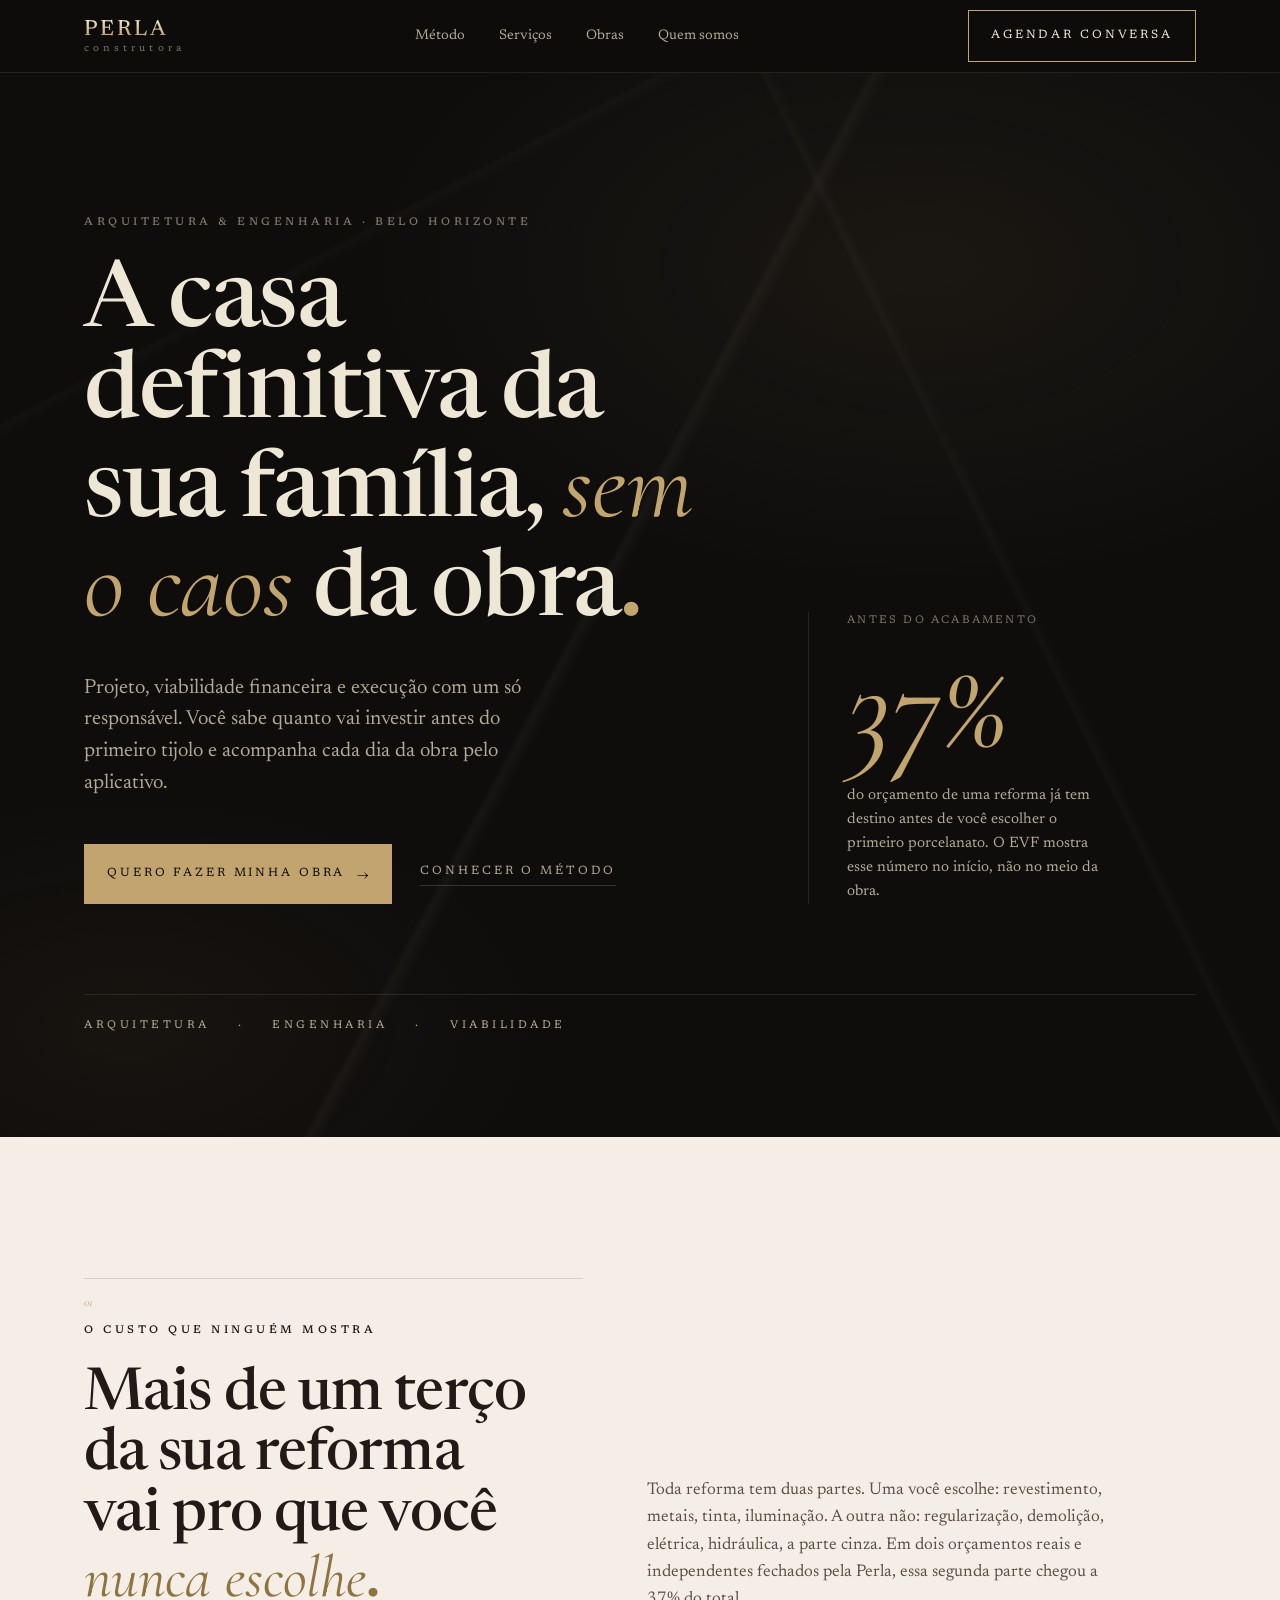
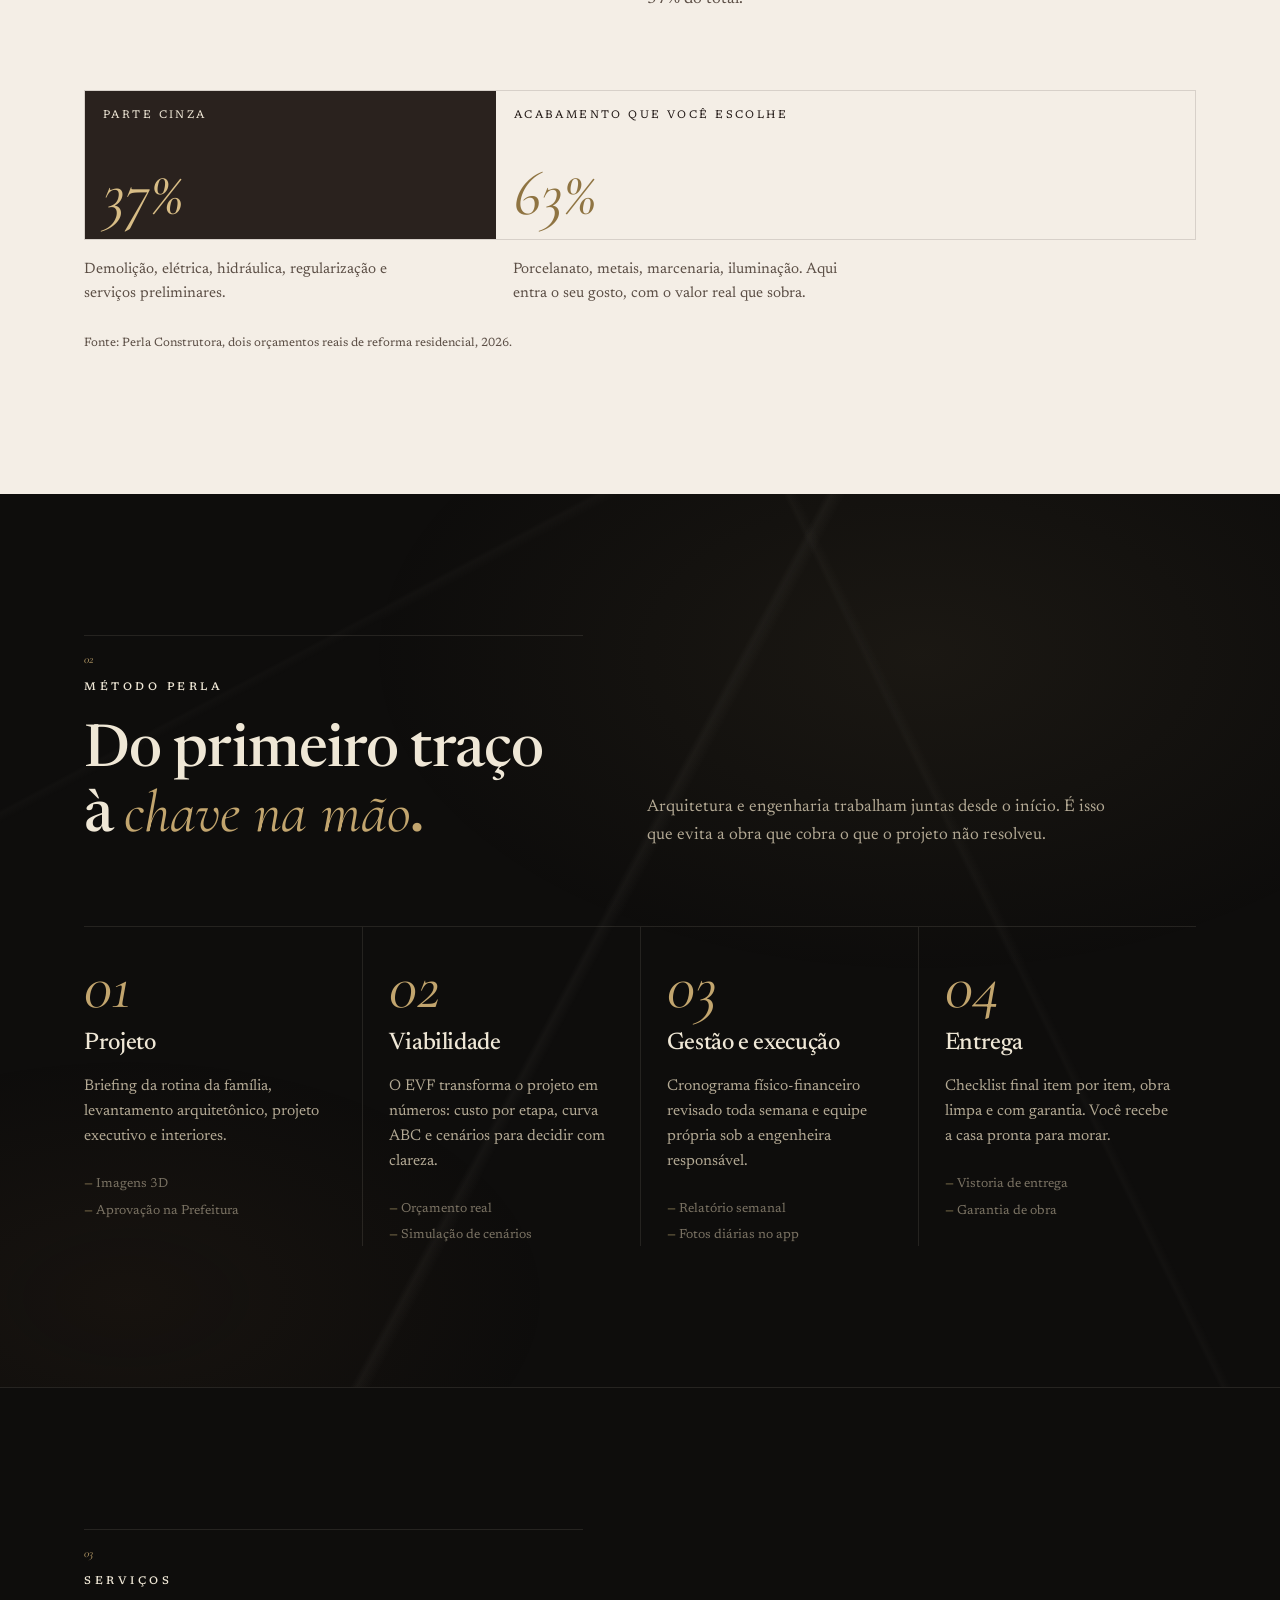
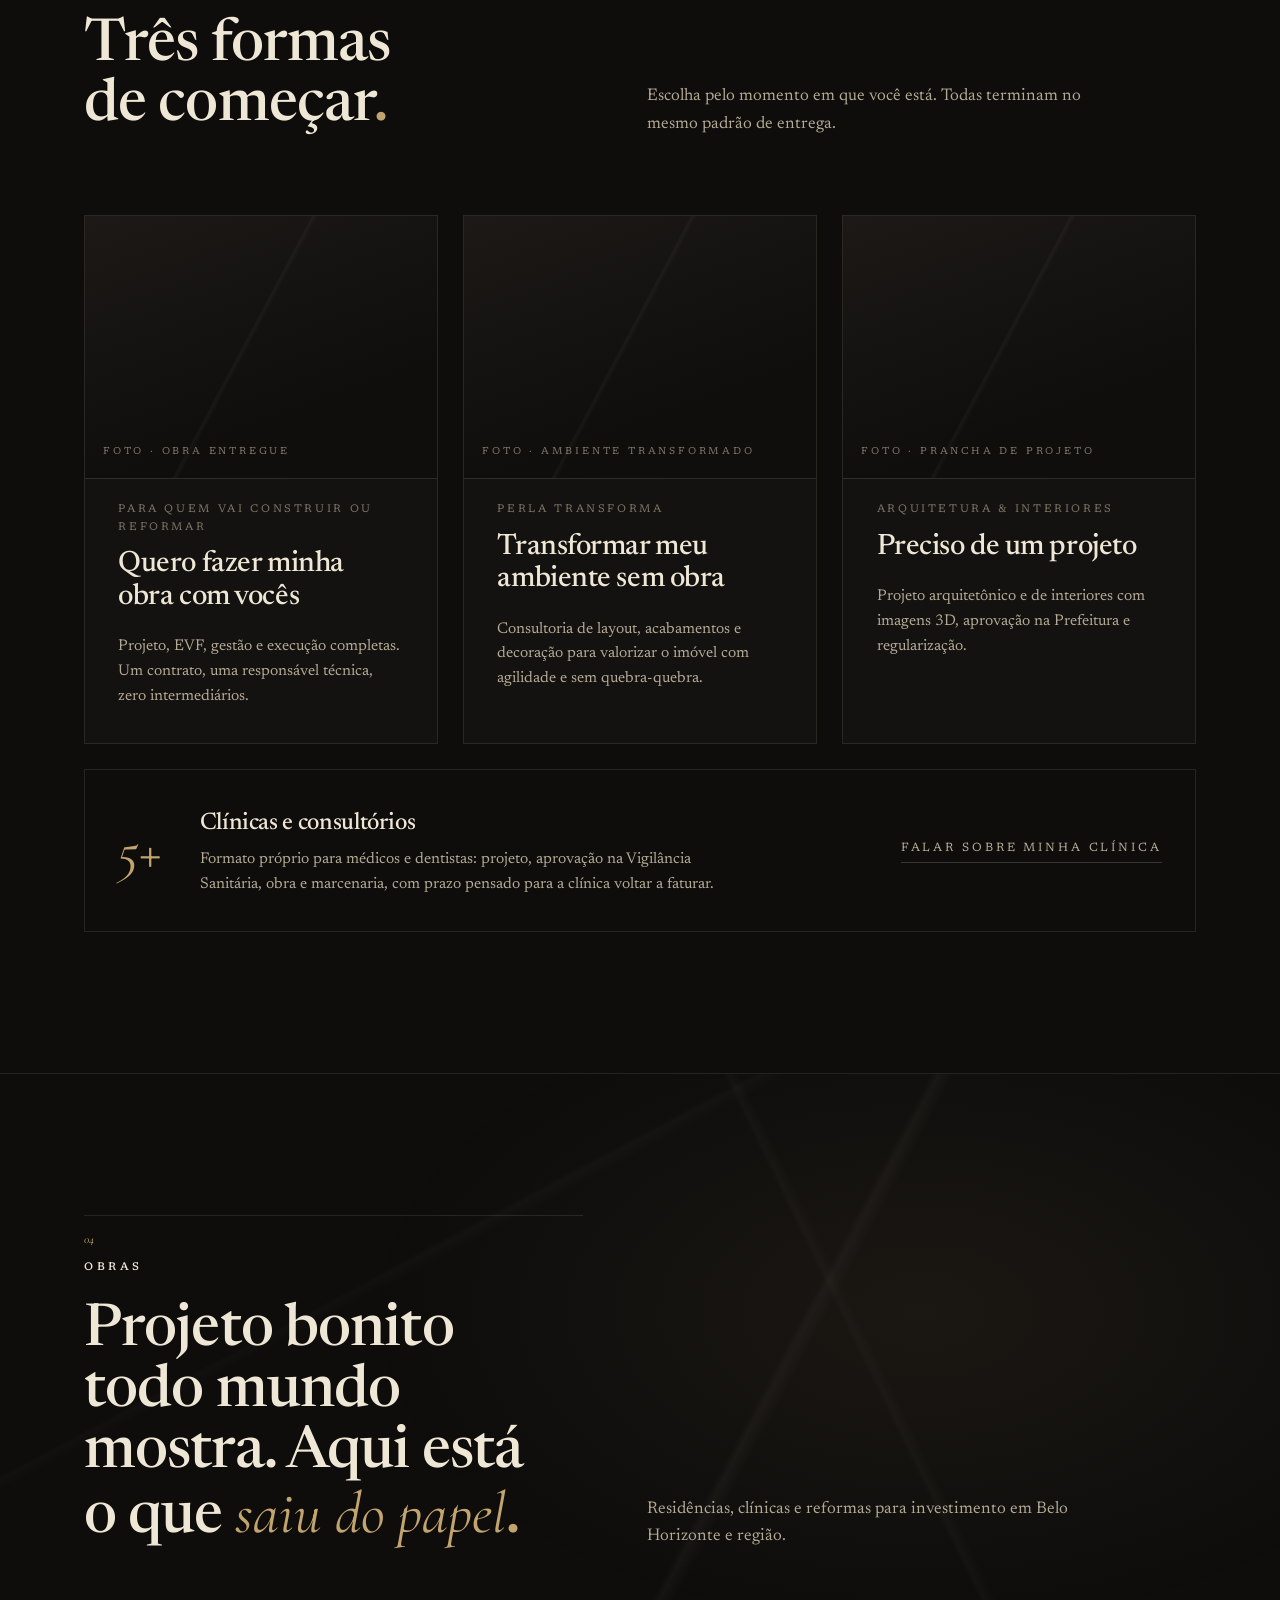
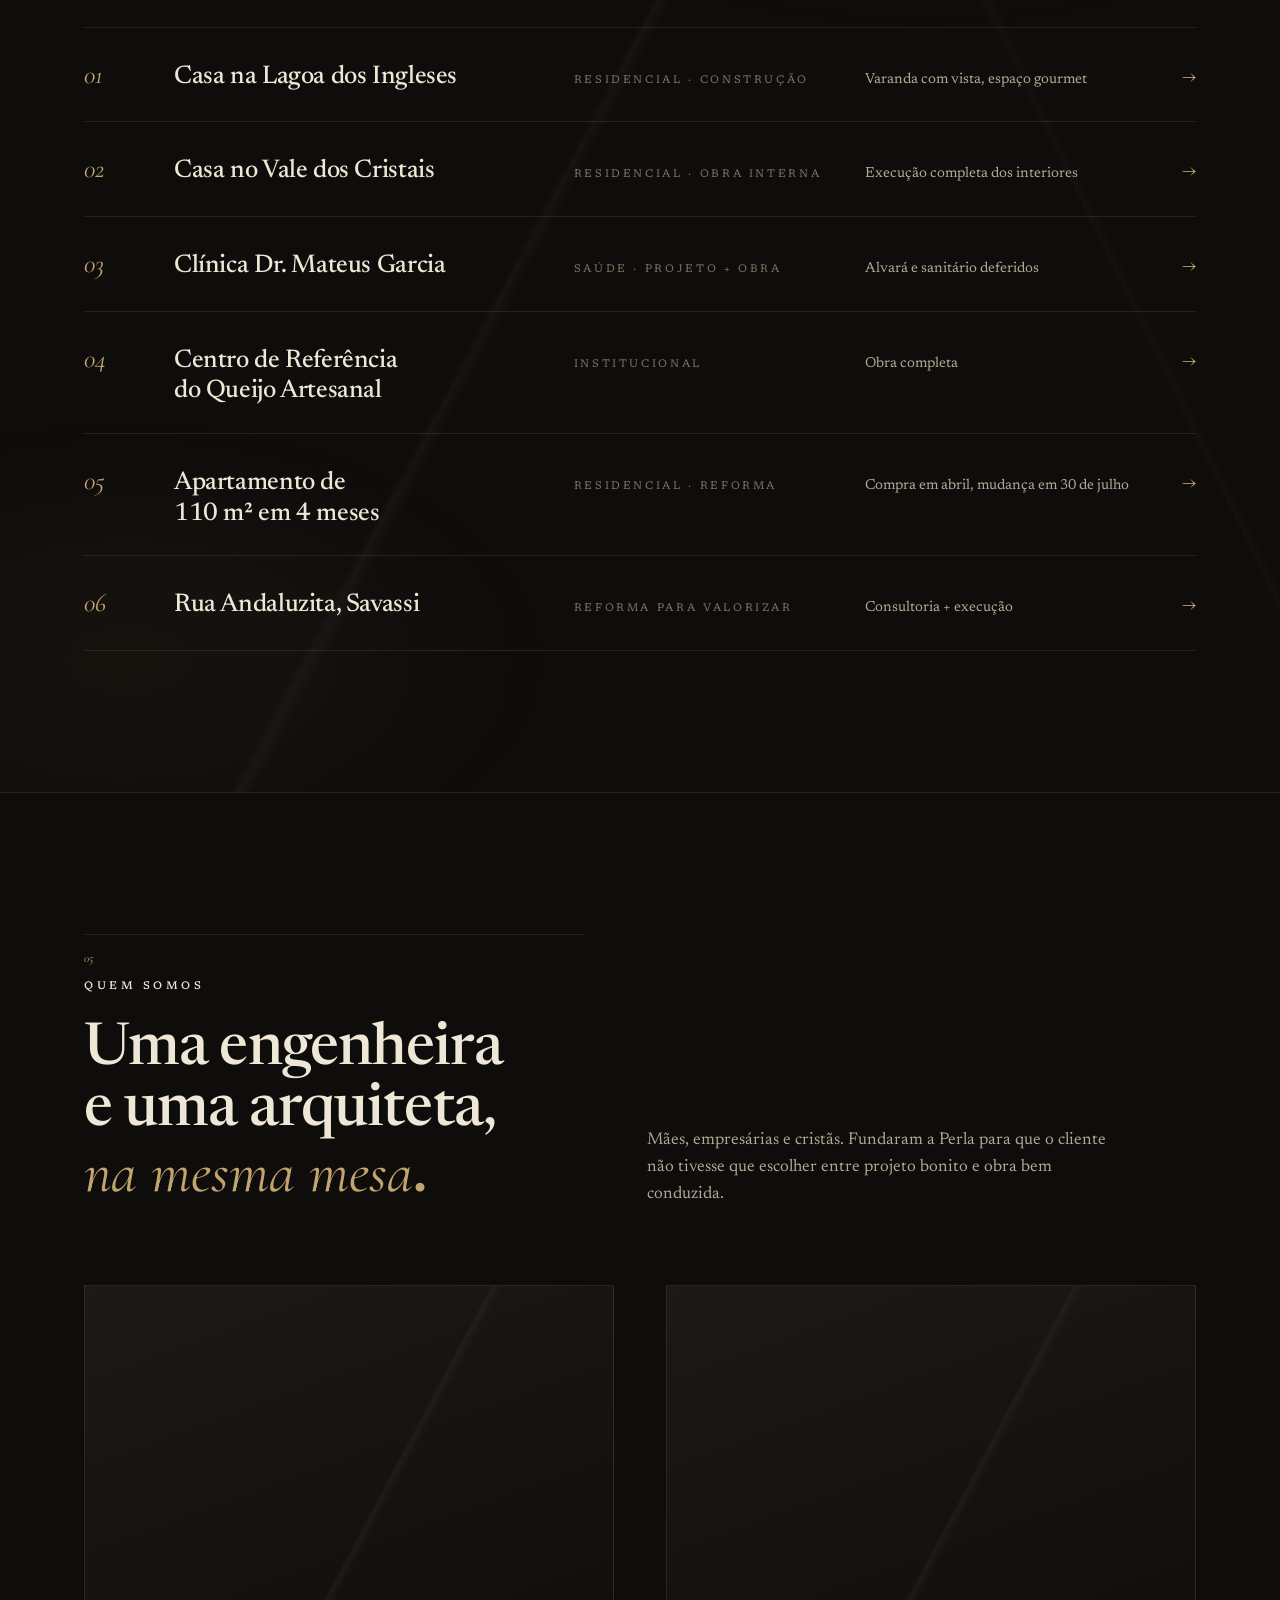
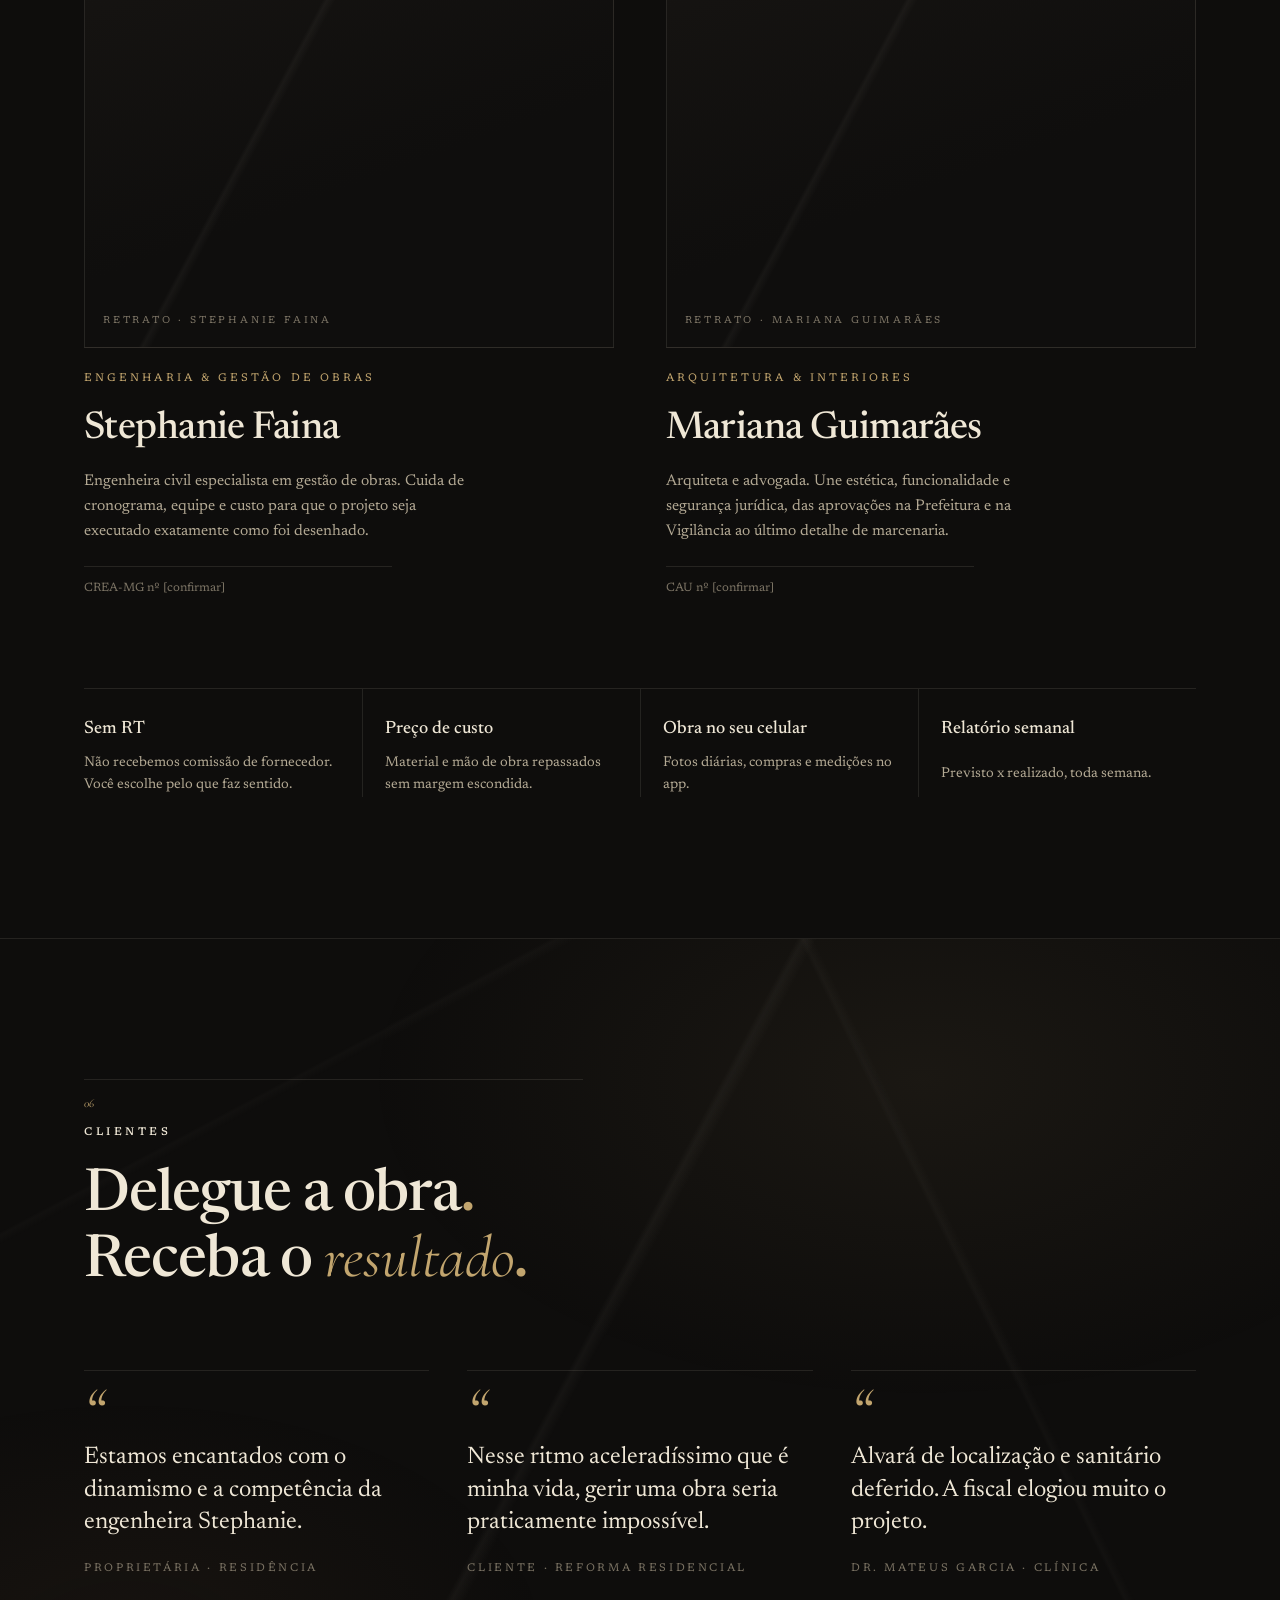
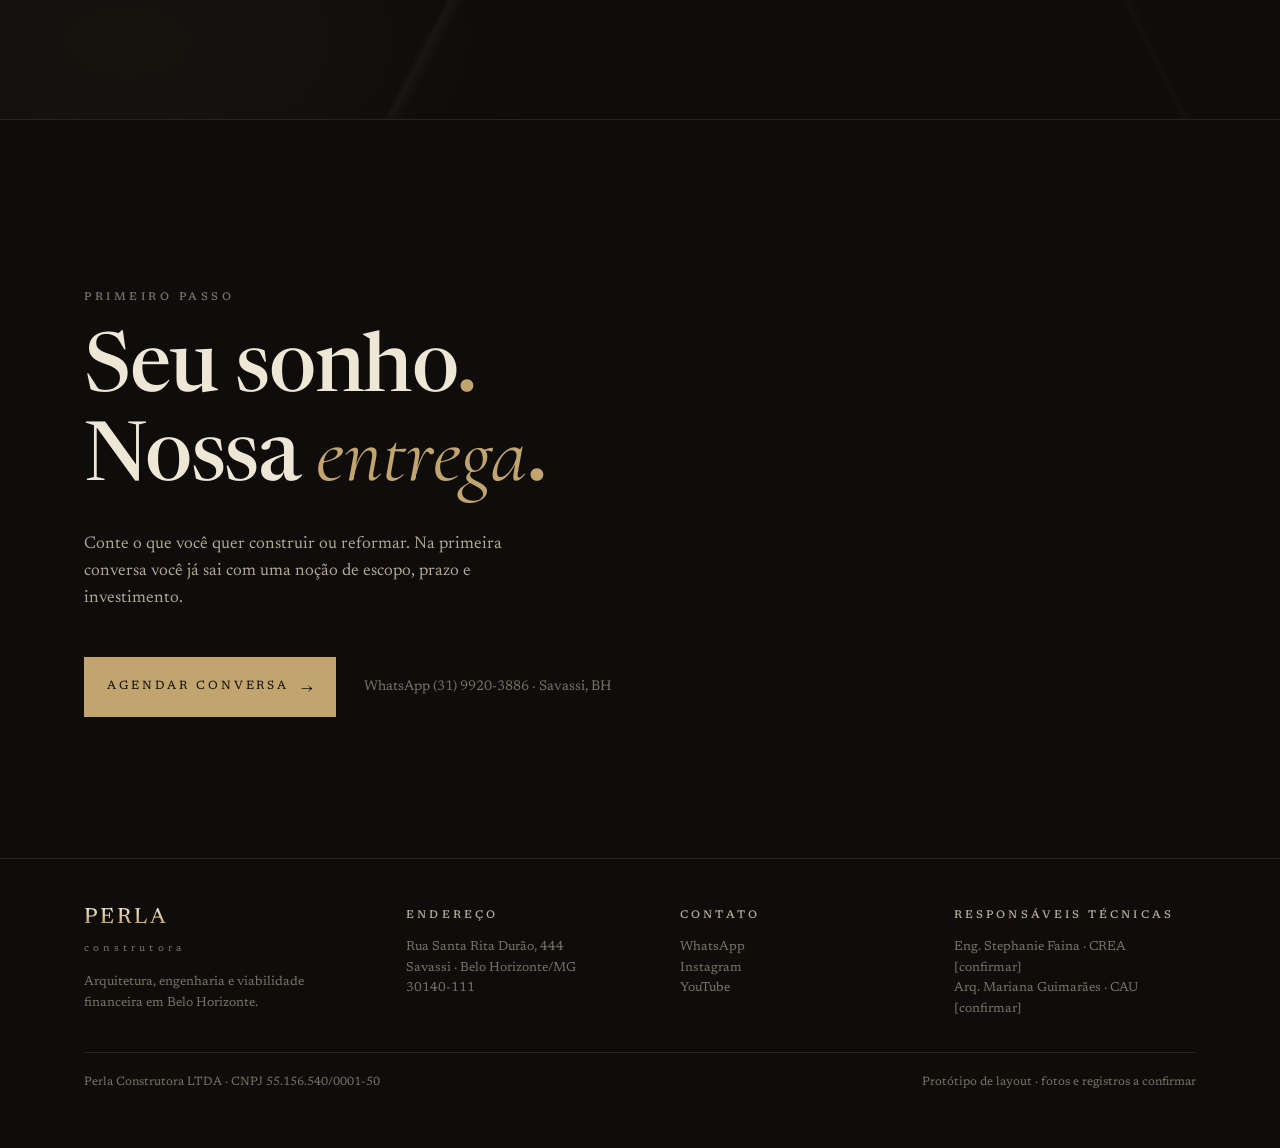
<file: docs/briefing/home-prototipo-2026-09-25.html>
<!doctype html>
<html lang="pt-BR">
<head>
<meta charset="utf-8">
<meta name="viewport" content="width=device-width, initial-scale=1, viewport-fit=cover">
<title>Perla Construtora · Home</title>
<link rel="preconnect" href="https://fonts.googleapis.com">
<link rel="preconnect" href="https://fonts.gstatic.com" crossorigin>
<link rel="stylesheet" href="https://fonts.googleapis.com/css2?family=Cormorant+Garamond:ital,wght@1,400;1,500&family=Newsreader:ital,opsz,wght@0,6..72,400;0,6..72,500;0,6..72,600;1,6..72,400&display=swap">
<style>
/* ============ SISTEMA PERLA · tokens ============ */
:root{
  color-scheme: dark;
  /* Cor: 1 fundo, 1 tinta, 1 acento. Nada além disso. */
  --onix:#0E0D0C;          /* fundo — mármore do logo */
  --onix-2:#141210;        /* superfície elevada */
  --perola:#EFE7D6;        /* tinta principal — highlight do ouro do logo */
  --perola-2:#B3A994;      /* texto secundário */
  --perola-3:#7A7263;      /* legendas, metadados */
  --ouro:#C2A56E;          /* acento — ouro champanhe do logo (chapado) */
  --ouro-deep:#9C8A5E;     /* ouro em hover / filetes fortes */
  --linha:rgba(239,231,214,.10);
  --linha-2:rgba(239,231,214,.18);
  /* Seção clara (única): papel pérola da fase editorial */
  --papel:#F4EEE6; --tinta:#231A17; --tinta-2:#5C4F46; --linha-p:rgba(35,26,23,.14);

  --display:"Newsreader", "Iowan Old Style", Georgia, serif;
  --num:"Cormorant Garamond", "Iowan Old Style", Georgia, serif;
  --gutter:clamp(20px,5vw,72px);
  --max:1240px;
}
*{box-sizing:border-box}
html{scroll-behavior:smooth}
body{margin:0;background:var(--onix);color:var(--perola);font-family:var(--display);font-size:17px;line-height:1.6;-webkit-font-smoothing:antialiased;text-rendering:optimizeLegibility}
a{color:inherit;text-decoration:none}
p{margin:0}
h1,h2,h3{margin:0;font-weight:500;text-wrap:balance;letter-spacing:-.015em}
.shell{max-width:var(--max);margin:0 auto;padding-inline:var(--gutter)}
.label{font-size:11px;letter-spacing:.32em;text-transform:uppercase;color:var(--perola);font-weight:500}
.label.dim{color:var(--perola-3)}
.it{font-family:var(--num);font-style:italic;font-weight:400;color:var(--ouro);letter-spacing:0}
.dot{color:var(--ouro)}
:focus-visible{outline:1px solid var(--ouro);outline-offset:4px}

/* grão de mármore: textura sutil, não enfeite */
.marble{position:relative;isolation:isolate}
.marble::before{content:"";position:absolute;inset:0;z-index:-1;pointer-events:none;
  background:
   radial-gradient(900px 520px at 72% 18%, rgba(194,165,110,.07), transparent 62%),
   radial-gradient(700px 400px at 10% 90%, rgba(107,74,44,.10), transparent 60%),
   linear-gradient(118deg, transparent 47%, rgba(239,231,214,.035) 47.4%, transparent 48.2%),
   linear-gradient(64deg, transparent 71%, rgba(239,231,214,.025) 71.3%, transparent 71.9%),
   linear-gradient(152deg, transparent 20%, rgba(239,231,214,.02) 20.3%, transparent 21%);}

/* ============ NAV ============ */
.nav{position:sticky;top:env(safe-area-inset-top,0px);z-index:10;background:rgba(14,13,12,.82);backdrop-filter:blur(10px);-webkit-backdrop-filter:blur(10px);border-bottom:1px solid var(--linha)}
.nav .shell{display:flex;align-items:center;justify-content:space-between;gap:24px;height:72px}
.wordmark{display:grid;line-height:1;gap:3px}
.wordmark b{font-weight:500;font-size:22px;letter-spacing:.14em;background:linear-gradient(180deg,#F3ECD4,#C2A56E 75%,#9C8A5E);-webkit-background-clip:text;background-clip:text;color:transparent}
.wordmark span{font-size:10px;letter-spacing:.42em;color:var(--perola-3);text-transform:lowercase}
.nav ul{display:flex;gap:34px;list-style:none;margin:0;padding:0;font-size:14px;color:var(--perola-2)}
.nav ul a:hover{color:var(--perola)}
.btn{display:inline-flex;align-items:center;gap:12px;font-size:12px;letter-spacing:.24em;text-transform:uppercase;padding:15px 22px;border:1px solid var(--ouro);color:var(--perola);transition:background .35s ease,color .35s ease}
.btn:hover{background:var(--ouro);color:var(--onix)}
.btn.solid{background:var(--ouro);color:var(--onix)}
.btn.solid:hover{background:var(--perola)}
.btn .arr{font-family:var(--num);font-style:italic;font-size:18px;letter-spacing:0;text-transform:none}
.link{font-size:12px;letter-spacing:.24em;text-transform:uppercase;color:var(--perola-2);border-bottom:1px solid var(--linha-2);padding-bottom:4px}
.link:hover{color:var(--perola);border-color:var(--ouro)}
@media (max-width:900px){.nav ul{display:none}}
@media (max-width:480px){.nav .btn{padding:11px 14px;font-size:10px;letter-spacing:.18em}}

/* ============ HERO ============ */
.hero{padding-block:clamp(72px,11vw,150px) clamp(64px,8vw,110px)}
.hero-grid{display:grid;grid-template-columns:1.25fr .75fr;gap:clamp(40px,6vw,96px);align-items:end}
.hero h1{font-size:clamp(44px,7.2vw,104px);line-height:.98;font-weight:500;margin-top:28px}
.hero h1 .it{font-size:1.08em;line-height:.9}
.hero .lede{font-size:clamp(18px,1.6vw,21px);color:var(--perola-2);max-width:40ch;margin-top:34px;line-height:1.55}
.hero .ctas{display:flex;flex-wrap:wrap;align-items:center;gap:28px;margin-top:44px}
.hero-aside{display:grid;gap:26px;border-left:1px solid var(--linha);padding-left:clamp(20px,3vw,40px)}
.hero-aside .fig{font-family:var(--num);font-style:italic;color:var(--ouro);font-size:clamp(84px,10vw,140px);line-height:.8}
.hero-aside p{color:var(--perola-2);font-size:15px;max-width:30ch}
.hero-aside small{font-size:11px;letter-spacing:.2em;text-transform:uppercase;color:var(--perola-3)}
.trio{display:flex;flex-wrap:wrap;gap:10px 28px;margin-top:clamp(56px,7vw,96px);padding-top:22px;border-top:1px solid var(--linha);font-size:11px;letter-spacing:.32em;text-transform:uppercase;color:var(--perola-2)}
.trio span:not(:last-child)::after{content:"·";margin-left:28px;color:var(--ouro)}
@media (max-width:860px){.hero-grid{grid-template-columns:1fr}.hero-aside{border-left:0;padding-left:0;border-top:1px solid var(--linha);padding-top:28px}}

/* ============ SEÇÕES ============ */
section{padding-block:clamp(88px,11vw,160px)}
.sec-head{display:grid;grid-template-columns:minmax(0,1fr) minmax(0,1.1fr);gap:clamp(28px,5vw,80px);align-items:end;margin-bottom:clamp(48px,6vw,88px)}
.sec-head .tag{display:grid;gap:10px;border-top:1px solid var(--linha);padding-top:14px}
.sec-head .tag i{font-family:var(--num);font-size:12px;color:var(--ouro)}
.sec-head h2{font-size:clamp(34px,4.6vw,64px);line-height:1.03;margin-top:26px}
.sec-head p{color:var(--perola-2);max-width:46ch}
@media (max-width:820px){.sec-head{grid-template-columns:1fr}}

/* Placeholders de foto — trocar por fotos reais */
.photo{position:relative;background:linear-gradient(160deg,#1c1916,#0f0e0d 70%);border:1px solid var(--linha);overflow:hidden;display:flex;align-items:flex-end;padding:18px}
.photo::after{content:"";position:absolute;inset:0;background:linear-gradient(118deg,transparent 46%,rgba(239,231,214,.04) 46.5%,transparent 47.5%)}
.photo span{position:relative;font-size:10px;letter-spacing:.28em;text-transform:uppercase;color:var(--perola-3)}

/* ============ O CUSTO (seção clara) ============ */
.paper{background:var(--papel);color:var(--tinta)}
.paper .sec-head .tag{border-color:var(--linha-p)}
.paper .label{color:var(--tinta)}
.paper .label.dim,.paper .sec-head p{color:var(--tinta-2)}
.paper .it{color:#8F7442}
.paper h2{color:var(--tinta)}
.paper .dot{color:#8F7442}
.split{display:grid;gap:18px}
.bar{display:grid;grid-template-columns:37fr 63fr;height:clamp(96px,12vw,150px);border:1px solid var(--linha-p)}
.bar div{display:flex;flex-direction:column;justify-content:space-between;padding:16px 18px}
.bar .a{background:#2A221E;color:#EFE7D6}
.bar .b{background:transparent}
.bar b{font-family:var(--num);font-style:italic;font-weight:400;font-size:clamp(40px,5vw,64px);line-height:.9}
.bar .a b{color:#D8BD86}
.bar .b b{color:#8F7442}
.bar small{font-size:11px;letter-spacing:.22em;text-transform:uppercase}
.bar-legend{display:grid;grid-template-columns:37fr 63fr;gap:0;font-size:15px;color:var(--tinta-2)}
.bar-legend p{padding-right:18px;max-width:40ch}
.bar-legend p+p{padding-left:18px}
.src{font-size:12px;color:var(--tinta-2);margin-top:10px}
@media (max-width:640px){.bar-legend{grid-template-columns:1fr;gap:12px}.bar-legend p+p{padding-left:0}}

/* ============ MÉTODO ============ */
.steps{display:grid;grid-template-columns:repeat(4,minmax(0,1fr));border-top:1px solid var(--linha)}
.step{padding:34px clamp(16px,2vw,30px) 0 0;display:grid;gap:18px;align-content:start}
.step+.step{padding-left:clamp(16px,2vw,30px);border-left:1px solid var(--linha)}
.step .n{font-family:var(--num);font-style:italic;color:var(--ouro);font-size:clamp(48px,5vw,68px);line-height:.8}
.step h3{font-size:24px;line-height:1.15}
.step p{color:var(--perola-2);font-size:15.5px}
.step ul{margin:6px 0 0;padding:0;list-style:none;display:grid;gap:6px;font-size:13px;color:var(--perola-3)}
.step li::before{content:"— ";color:var(--ouro-deep)}
@media (max-width:980px){.steps{grid-template-columns:1fr 1fr;row-gap:44px}.step:nth-child(3){border-left:0;padding-left:0}}
@media (max-width:560px){.steps{grid-template-columns:1fr}.step,.step+.step{border-left:0;padding-left:0;padding-top:28px;border-top:1px solid var(--linha)}.steps{border-top:0}}

/* ============ SERVIÇOS ============ */
.doors{display:grid;grid-template-columns:repeat(3,minmax(0,1fr));gap:clamp(16px,2vw,28px)}
.door{display:grid;grid-template-rows:auto auto 1fr;gap:22px;border:1px solid var(--linha);padding:0 0 clamp(24px,2.6vw,36px);background:var(--onix-2);transition:border-color .4s ease}
.door:hover{border-color:var(--ouro-deep)}
.door .photo{aspect-ratio:4/3;width:100%;max-width:100%;border:0;border-bottom:1px solid var(--linha)}
.door>div:not(.photo),.door>p{padding-inline:clamp(24px,2.6vw,36px)}
.door h3{font-size:clamp(24px,2.3vw,30px);line-height:1.1}
.door p{color:var(--perola-2);font-size:15.5px}
.door .for{font-size:11px;letter-spacing:.24em;text-transform:uppercase;color:var(--perola-3)}
.niche{margin-top:clamp(16px,2vw,28px);display:grid;grid-template-columns:auto 1fr auto;gap:clamp(20px,3vw,48px);align-items:center;border:1px solid var(--linha);padding:clamp(24px,2.6vw,36px)}
.niche .it{font-size:clamp(44px,4.4vw,60px);line-height:.8}
.niche h3{font-size:24px}
.niche p{color:var(--perola-2);font-size:15.5px;max-width:60ch;margin-top:6px}
@media (max-width:900px){.doors{grid-template-columns:1fr}.niche{grid-template-columns:1fr}}

/* ============ OBRAS ============ */
.works{list-style:none;margin:0;padding:0;border-top:1px solid var(--linha)}
.works li{display:grid;grid-template-columns:70px minmax(0,1.4fr) minmax(0,1fr) minmax(0,1fr) 40px;gap:20px;align-items:baseline;padding:26px 0;border-bottom:1px solid var(--linha);transition:padding .35s ease}
.works li:hover{padding-left:10px}
.works .n{font-family:var(--num);font-style:italic;color:var(--ouro);font-size:26px}
.works h3{font-size:clamp(20px,2vw,26px);line-height:1.2}
.works .t{font-size:11px;letter-spacing:.24em;text-transform:uppercase;color:var(--perola-3)}
.works .d{font-size:14.5px;color:var(--perola-2)}
.works .go{font-family:var(--num);font-style:italic;color:var(--ouro);font-size:22px;text-align:right}
@media (max-width:820px){.works li{grid-template-columns:48px 1fr;row-gap:6px}.works .t,.works .d{grid-column:2}.works .go{display:none}}

/* ============ SÓCIAS ============ */
.duo{display:grid;grid-template-columns:repeat(2,minmax(0,1fr));gap:clamp(24px,4vw,64px)}
.person{display:grid;gap:22px}
.person .photo{aspect-ratio:4/5;max-width:100%}
.person h3{font-size:clamp(28px,3vw,40px);line-height:1}
.person .role{font-size:11px;letter-spacing:.28em;text-transform:uppercase;color:var(--ouro)}
.person p{color:var(--perola-2);font-size:15.5px;max-width:44ch}
.person .reg{font-size:12px;color:var(--perola-3);border-top:1px solid var(--linha);padding-top:12px}
.values{display:grid;grid-template-columns:repeat(4,minmax(0,1fr));gap:0;margin-top:clamp(56px,7vw,96px);border-top:1px solid var(--linha)}
.values div{padding:26px 22px 0 0;display:grid;gap:8px}
.values div+div{padding-left:22px;border-left:1px solid var(--linha)}
.values b{font-weight:500;font-size:18px}
.values span{font-size:14px;color:var(--perola-2)}
@media (max-width:820px){.duo{grid-template-columns:1fr}.values{grid-template-columns:1fr 1fr;row-gap:28px}.values div:nth-child(3){border-left:0;padding-left:0}}

/* ============ DEPOIMENTOS ============ */
.quotes{display:grid;grid-template-columns:repeat(3,minmax(0,1fr));gap:clamp(24px,3vw,48px)}
.quotes figure{margin:0;display:grid;gap:22px;align-content:start;border-top:1px solid var(--linha);padding-top:26px}
.quotes .mark{font-family:var(--num);font-style:italic;color:var(--ouro);font-size:64px;line-height:.4;height:22px}
.quotes blockquote{margin:0;font-size:clamp(20px,1.9vw,24px);line-height:1.35;font-weight:400}
.quotes figcaption{font-size:11px;letter-spacing:.24em;text-transform:uppercase;color:var(--perola-3)}
@media (max-width:900px){.quotes{grid-template-columns:1fr}}

/* ============ CTA + FOOTER ============ */
.final{text-align:left;border-top:1px solid var(--linha)}
.final h2{font-size:clamp(40px,6.4vw,92px);line-height:1;max-width:14ch}
.final p{color:var(--perola-2);max-width:48ch;margin-top:28px}
.final .ctas{display:flex;flex-wrap:wrap;gap:28px;align-items:center;margin-top:44px}
footer{border-top:1px solid var(--linha);padding-block:48px 56px;font-size:13px;color:var(--perola-3)}
footer .shell{display:grid;grid-template-columns:1.2fr 1fr 1fr 1fr;gap:32px}
footer b{display:block;font-size:11px;letter-spacing:.28em;text-transform:uppercase;color:var(--perola-2);font-weight:500;margin-bottom:12px}
footer a:hover{color:var(--perola)}
footer .legal{grid-column:1/-1;border-top:1px solid var(--linha);padding-top:20px;display:flex;flex-wrap:wrap;justify-content:space-between;gap:10px;font-size:12px}
@media (max-width:820px){footer .shell{grid-template-columns:1fr 1fr}}

/* Movimento que sussurra: só entrada do hero, visível em repouso */
@media (prefers-reduced-motion:no-preference){
  .rise{animation:rise 1.1s cubic-bezier(.2,.7,.1,1) both}
  .rise.d2{animation-delay:.12s}.rise.d3{animation-delay:.24s}.rise.d4{animation-delay:.36s}
  @keyframes rise{from{opacity:.001;transform:translateY(14px)}to{opacity:1;transform:none}}
}
</style>
</head>
<body>


<nav class="nav" aria-label="Principal">
  <div class="shell">
    <a href="#top" class="wordmark" aria-label="Perla Construtora"><b>PERLA</b><span>construtora</span></a>
    <ul>
      <li><a href="#metodo">Método</a></li>
      <li><a href="#servicos">Serviços</a></li>
      <li><a href="#obras">Obras</a></li>
      <li><a href="#quem-somos">Quem somos</a></li>
    </ul>
    <a class="btn" href="https://wa.me/553199203886" target="_blank" rel="noopener">Agendar conversa</a>
  </div>
</nav>

<header class="hero marble" id="top">
  <div class="shell">
    <div class="hero-grid">
      <div>
        <p class="label dim rise">Arquitetura &amp; Engenharia · Belo Horizonte</p>
        <h1 class="rise d2">A casa definitiva da sua família, <span class="it">sem o caos</span> da obra<span class="dot">.</span></h1>
        <p class="lede rise d3">Projeto, viabilidade financeira e execução com um só responsável. Você sabe quanto vai investir antes do primeiro tijolo e acompanha cada dia da obra pelo aplicativo.</p>
        <div class="ctas rise d4">
          <a class="btn solid" href="https://wa.me/553199203886" target="_blank" rel="noopener">Quero fazer minha obra <span class="arr">→</span></a>
          <a class="link" href="#metodo">Conhecer o método</a>
        </div>
      </div>
      <aside class="hero-aside rise d3">
        <small>Antes do acabamento</small>
        <div class="fig">37%</div>
        <p>do orçamento de uma reforma já tem destino antes de você escolher o primeiro porcelanato. O EVF mostra esse número no início, não no meio da obra.</p>
      </aside>
    </div>
    <div class="trio"><span>Arquitetura</span><span>Engenharia</span><span>Viabilidade</span></div>
  </div>
</header>

<section class="paper" id="custo">
  <div class="shell">
    <div class="sec-head">
      <div>
        <div class="tag"><i>01</i><span class="label">O custo que ninguém mostra</span></div>
        <h2>Mais de um terço da sua reforma vai pro que você <span class="it">nunca escolhe</span><span class="dot">.</span></h2>
      </div>
      <div>
        <p>Toda reforma tem duas partes. Uma você escolhe: revestimento, metais, tinta, iluminação. A outra não: regularização, demolição, elétrica, hidráulica, a parte cinza. Em dois orçamentos reais e independentes fechados pela Perla, essa segunda parte chegou a 37% do total.</p>
      </div>
    </div>
    <div class="split">
      <div class="bar" role="img" aria-label="Barra proporcional: 37% parte cinza, 63% acabamento">
        <div class="a"><small>Parte cinza</small><b>37%</b></div>
        <div class="b"><small>Acabamento que você escolhe</small><b>63%</b></div>
      </div>
      <div class="bar-legend">
        <p>Demolição, elétrica, hidráulica, regularização e serviços preliminares.</p>
        <p>Porcelanato, metais, marcenaria, iluminação. Aqui entra o seu gosto, com o valor real que sobra.</p>
      </div>
      <p class="src">Fonte: Perla Construtora, dois orçamentos reais de reforma residencial, 2026.</p>
    </div>
  </div>
</section>

<section id="metodo" class="marble">
  <div class="shell">
    <div class="sec-head">
      <div>
        <div class="tag"><i>02</i><span class="label">Método Perla</span></div>
        <h2>Do primeiro traço à <span class="it">chave na mão</span><span class="dot">.</span></h2>
      </div>
      <p>Arquitetura e engenharia trabalham juntas desde o início. É isso que evita a obra que cobra o que o projeto não resolveu.</p>
    </div>
    <div class="steps">
      <div class="step"><span class="n">01</span><h3>Projeto</h3><p>Briefing da rotina da família, levantamento arquitetônico, projeto executivo e interiores.</p><ul><li>Imagens 3D</li><li>Aprovação na Prefeitura</li></ul></div>
      <div class="step"><span class="n">02</span><h3>Viabilidade</h3><p>O EVF transforma o projeto em números: custo por etapa, curva ABC e cenários para decidir com clareza.</p><ul><li>Orçamento real</li><li>Simulação de cenários</li></ul></div>
      <div class="step"><span class="n">03</span><h3>Gestão e execução</h3><p>Cronograma físico-financeiro revisado toda semana e equipe própria sob a engenheira responsável.</p><ul><li>Relatório semanal</li><li>Fotos diárias no app</li></ul></div>
      <div class="step"><span class="n">04</span><h3>Entrega</h3><p>Checklist final item por item, obra limpa e com garantia. Você recebe a casa pronta para morar.</p><ul><li>Vistoria de entrega</li><li>Garantia de obra</li></ul></div>
    </div>
  </div>
</section>

<section id="servicos" style="border-top:1px solid var(--linha)">
  <div class="shell">
    <div class="sec-head">
      <div>
        <div class="tag"><i>03</i><span class="label">Serviços</span></div>
        <h2>Três formas de começar<span class="dot">.</span></h2>
      </div>
      <p>Escolha pelo momento em que você está. Todas terminam no mesmo padrão de entrega.</p>
    </div>
    <div class="doors">
      <a class="door" href="https://wa.me/553199203886" target="_blank" rel="noopener">
        <div class="photo"><span>Foto · obra entregue</span></div>
        <div><p class="for">Para quem vai construir ou reformar</p><h3 style="margin-top:12px">Quero fazer minha obra com vocês</h3></div>
        <p>Projeto, EVF, gestão e execução completas. Um contrato, uma responsável técnica, zero intermediários.</p>
      </a>
      <a class="door" href="https://wa.me/553199203886" target="_blank" rel="noopener">
        <div class="photo"><span>Foto · ambiente transformado</span></div>
        <div><p class="for">Perla Transforma</p><h3 style="margin-top:12px">Transformar meu ambiente sem obra</h3></div>
        <p>Consultoria de layout, acabamentos e decoração para valorizar o imóvel com agilidade e sem quebra-quebra.</p>
      </a>
      <a class="door" href="https://wa.me/553199203886" target="_blank" rel="noopener">
        <div class="photo"><span>Foto · prancha de projeto</span></div>
        <div><p class="for">Arquitetura &amp; Interiores</p><h3 style="margin-top:12px">Preciso de um projeto</h3></div>
        <p>Projeto arquitetônico e de interiores com imagens 3D, aprovação na Prefeitura e regularização.</p>
      </a>
    </div>
    <div class="niche">
      <span class="it">5+</span>
      <div><h3>Clínicas e consultórios</h3><p>Formato próprio para médicos e dentistas: projeto, aprovação na Vigilância Sanitária, obra e marcenaria, com prazo pensado para a clínica voltar a faturar.</p></div>
      <a class="link" href="https://wa.me/553199203886" target="_blank" rel="noopener">Falar sobre minha clínica</a>
    </div>
  </div>
</section>

<section id="obras" class="marble" style="border-top:1px solid var(--linha)">
  <div class="shell">
    <div class="sec-head">
      <div>
        <div class="tag"><i>04</i><span class="label">Obras</span></div>
        <h2>Projeto bonito todo mundo mostra. Aqui está o que <span class="it">saiu do papel</span><span class="dot">.</span></h2>
      </div>
      <p>Residências, clínicas e reformas para investimento em Belo Horizonte e região.</p>
    </div>
    <ul class="works">
      <li><span class="n">01</span><h3>Casa na Lagoa dos Ingleses</h3><span class="t">Residencial · Construção</span><span class="d">Varanda com vista, espaço gourmet</span><span class="go">→</span></li>
      <li><span class="n">02</span><h3>Casa no Vale dos Cristais</h3><span class="t">Residencial · Obra interna</span><span class="d">Execução completa dos interiores</span><span class="go">→</span></li>
      <li><span class="n">03</span><h3>Clínica Dr. Mateus Garcia</h3><span class="t">Saúde · Projeto + obra</span><span class="d">Alvará e sanitário deferidos</span><span class="go">→</span></li>
      <li><span class="n">04</span><h3>Centro de Referência do Queijo Artesanal</h3><span class="t">Institucional</span><span class="d">Obra completa</span><span class="go">→</span></li>
      <li><span class="n">05</span><h3>Apartamento de 110 m² em 4 meses</h3><span class="t">Residencial · Reforma</span><span class="d">Compra em abril, mudança em 30 de julho</span><span class="go">→</span></li>
      <li><span class="n">06</span><h3>Rua Andaluzita, Savassi</h3><span class="t">Reforma para valorizar</span><span class="d">Consultoria + execução</span><span class="go">→</span></li>
    </ul>
  </div>
</section>

<section id="quem-somos" style="border-top:1px solid var(--linha)">
  <div class="shell">
    <div class="sec-head">
      <div>
        <div class="tag"><i>05</i><span class="label">Quem somos</span></div>
        <h2>Uma engenheira e uma arquiteta, <span class="it">na mesma mesa</span><span class="dot">.</span></h2>
      </div>
      <p>Mães, empresárias e cristãs. Fundaram a Perla para que o cliente não tivesse que escolher entre projeto bonito e obra bem conduzida.</p>
    </div>
    <div class="duo">
      <article class="person">
        <div class="photo"><span>Retrato · Stephanie Faina</span></div>
        <p class="role">Engenharia &amp; gestão de obras</p>
        <h3>Stephanie Faina</h3>
        <p>Engenheira civil especialista em gestão de obras. Cuida de cronograma, equipe e custo para que o projeto seja executado exatamente como foi desenhado.</p>
        <p class="reg">CREA-MG nº [confirmar]</p>
      </article>
      <article class="person">
        <div class="photo"><span>Retrato · Mariana Guimarães</span></div>
        <p class="role">Arquitetura &amp; interiores</p>
        <h3>Mariana Guimarães</h3>
        <p>Arquiteta e advogada. Une estética, funcionalidade e segurança jurídica, das aprovações na Prefeitura e na Vigilância ao último detalhe de marcenaria.</p>
        <p class="reg">CAU nº [confirmar]</p>
      </article>
    </div>
    <div class="values">
      <div><b>Sem RT</b><span>Não recebemos comissão de fornecedor. Você escolhe pelo que faz sentido.</span></div>
      <div><b>Preço de custo</b><span>Material e mão de obra repassados sem margem escondida.</span></div>
      <div><b>Obra no seu celular</b><span>Fotos diárias, compras e medições no app.</span></div>
      <div><b>Relatório semanal</b><span>Previsto x realizado, toda semana.</span></div>
    </div>
  </div>
</section>

<section class="marble" style="border-top:1px solid var(--linha)">
  <div class="shell">
    <div class="sec-head">
      <div>
        <div class="tag"><i>06</i><span class="label">Clientes</span></div>
        <h2>Delegue a obra<span class="dot">.</span> Receba o <span class="it">resultado</span><span class="dot">.</span></h2>
      </div>
    </div>
    <div class="quotes">
      <figure><span class="mark">“</span><blockquote>Estamos encantados com o dinamismo e a competência da engenheira Stephanie.</blockquote><figcaption>Proprietária · Residência</figcaption></figure>
      <figure><span class="mark">“</span><blockquote>Nesse ritmo aceleradíssimo que é minha vida, gerir uma obra seria praticamente impossível.</blockquote><figcaption>Cliente · Reforma residencial</figcaption></figure>
      <figure><span class="mark">“</span><blockquote>Alvará de localização e sanitário deferido. A fiscal elogiou muito o projeto.</blockquote><figcaption>Dr. Mateus Garcia · Clínica</figcaption></figure>
    </div>
  </div>
</section>

<section class="final">
  <div class="shell">
    <p class="label dim">Primeiro passo</p>
    <h2 style="margin-top:26px">Seu sonho<span class="dot">.</span> Nossa <span class="it">entrega</span><span class="dot">.</span></h2>
    <p>Conte o que você quer construir ou reformar. Na primeira conversa você já sai com uma noção de escopo, prazo e investimento.</p>
    <div class="ctas">
      <a class="btn solid" href="https://wa.me/553199203886" target="_blank" rel="noopener">Agendar conversa <span class="arr">→</span></a>
      <span style="font-size:14px;color:var(--perola-3)">WhatsApp (31) 9920-3886 · Savassi, BH</span>
    </div>
  </div>
</section>

<footer>
  <div class="shell">
    <div><a href="#top" class="wordmark"><b>PERLA</b><span>construtora</span></a><p style="margin-top:18px;max-width:30ch">Arquitetura, engenharia e viabilidade financeira em Belo Horizonte.</p></div>
    <div><b>Endereço</b>Rua Santa Rita Durão, 444<br>Savassi · Belo Horizonte/MG<br>30140-111</div>
    <div><b>Contato</b><a href="https://wa.me/553199203886" target="_blank" rel="noopener">WhatsApp</a><br><a href="https://www.instagram.com/perlaconstrutora/" target="_blank" rel="noopener">Instagram</a><br><a href="https://youtube.com/@perlaconstrutora" target="_blank" rel="noopener">YouTube</a></div>
    <div><b>Responsáveis técnicas</b>Eng. Stephanie Faina · CREA [confirmar]<br>Arq. Mariana Guimarães · CAU [confirmar]</div>
    <div class="legal"><span>Perla Construtora LTDA · CNPJ 55.156.540/0001-50</span><span>Protótipo de layout · fotos e registros a confirmar</span></div>
  </div>
</footer>

</body>
</html>
</file>
<file: assets/css/assistant.css>
/* ============ ASSISTENTE PERLA (widget de pré-atendimento) ============
   Fluxo guiado determinístico (perguntas/botões/texto livre) que organiza um resumo e monta um
   link de WhatsApp — não há serviço de IA real por trás (ver assistant.js). Reaproveita os tokens
   de cor já declarados em :root pelo próprio site (--onix/--perola/--ouro/--linha-p etc.), então
   funciona igual na home (tema claro) e nas páginas de projeto sem redeclarar nada.
   z-index: fica sempre abaixo do menu mobile (.nav-mobile, z9) e do lightbox das obras (z50) — se
   qualquer um dos dois abrir por cima, o widget correspondente é coberto naturalmente. */

.pa-fab{position:fixed;right:20px;bottom:20px;z-index:8;width:56px;height:56px;border-radius:50%;
  border:1px solid var(--ouro-paper,var(--ouro));background:var(--ouro-paper,var(--ouro));color:#FFFDF8;
  display:flex;align-items:center;justify-content:center;cursor:pointer;appearance:none;
  box-shadow:0 10px 26px rgba(35,26,23,.22);transition:transform .2s ease,box-shadow .2s ease}
.pa-fab:hover{transform:translateY(-2px);box-shadow:0 14px 32px rgba(35,26,23,.28)}
.pa-fab:focus-visible{outline:2px solid var(--ouro);outline-offset:3px}
.pa-fab svg{width:24px;height:24px}
.pa-fab .pa-fab-fechar{display:none}
.pa-fab[aria-expanded="true"] .pa-fab-abrir{display:none}
.pa-fab[aria-expanded="true"] .pa-fab-fechar{display:block}
@media (max-width:640px){.pa-fab{right:16px;bottom:calc(64px + env(safe-area-inset-bottom,0px) + 14px)}}
body.pa-fab-oculto .pa-fab,body.pa-fab-oculto .pa-invite{display:none}

/* Convite (balão) — mesma âncora do botão, some com um clique em "Começar" ou no × */
.pa-invite{position:fixed;right:20px;bottom:86px;z-index:8;max-width:272px;background:var(--onix-2,#FFFDF8);
  border:1px solid var(--linha-p);box-shadow:0 14px 34px rgba(35,26,23,.14);padding:16px 16px 14px;
  display:none}
.pa-invite.mostrar{display:block}
@media (max-width:640px){.pa-invite{right:16px;bottom:calc(64px + env(safe-area-inset-bottom,0px) + 82px);max-width:calc(100vw - 32px)}}
@media (prefers-reduced-motion:no-preference){
  .pa-invite.mostrar{animation:pa-surgir .3s cubic-bezier(.2,.7,.1,1) both}
  @keyframes pa-surgir{from{opacity:0;transform:translateY(8px)}to{opacity:1;transform:none}}
}
.pa-invite p{margin:0;font-size:14px;line-height:1.45;color:var(--tinta,var(--perola));font-family:var(--display)}
.pa-invite-acoes{display:flex;align-items:center;justify-content:space-between;gap:10px;margin-top:12px}
.pa-invite-comecar{appearance:none;cursor:pointer;border:1px solid var(--ouro-paper,var(--ouro));background:var(--ouro-paper,var(--ouro));
  color:#FFFDF8;font-size:12px;letter-spacing:.06em;padding:9px 16px;font-family:inherit;font-weight:500}
.pa-invite-comecar:hover{background:var(--tinta,#332921)}
.pa-invite-fechar{appearance:none;cursor:pointer;border:0;background:none;color:var(--tinta-2,var(--perola-3));width:32px;height:32px;
  display:flex;align-items:center;justify-content:center;flex:0 0 auto}
.pa-invite-fechar svg{width:14px;height:14px}
.pa-invite button:focus-visible{outline:2px solid var(--ouro);outline-offset:2px}

/* Painel do chat */
.pa-panel{position:fixed;right:20px;bottom:86px;z-index:8;width:min(376px,calc(100vw - 32px));
  height:min(560px,calc(100vh - 120px));display:none;flex-direction:column;background:var(--onix-2,#FFFDF8);
  border:1px solid var(--linha-p);box-shadow:0 20px 50px rgba(35,26,23,.22)}
.pa-panel.aberto{display:flex}
@media (max-width:640px){
  .pa-panel{right:0;left:0;bottom:0;width:100%;height:min(78vh,100dvh - 64px);border-left:0;border-right:0;border-bottom:0}
}
.pa-cabecalho{display:flex;align-items:center;gap:10px;padding:14px 16px;border-bottom:1px solid var(--linha-p);flex:0 0 auto}
.pa-cabecalho .pa-avatar{width:30px;height:30px;border-radius:50%;background:var(--ouro-paper,var(--ouro));color:#FFFDF8;
  display:flex;align-items:center;justify-content:center;font-family:var(--num);font-style:italic;font-size:15px;flex:0 0 auto}
.pa-cabecalho .pa-titulos{flex:1 1 auto;min-width:0}
.pa-cabecalho b{display:block;font-size:14px;color:var(--tinta,var(--perola))}
.pa-cabecalho span{display:block;font-size:11px;color:var(--tinta-2,var(--perola-3))}
.pa-acao-topo{appearance:none;cursor:pointer;border:0;background:none;color:var(--tinta-2,var(--perola-3));width:30px;height:30px;
  display:flex;align-items:center;justify-content:center;flex:0 0 auto}
.pa-acao-topo:hover{color:var(--tinta,var(--perola))}
.pa-acao-topo svg{width:15px;height:15px}
.pa-acao-topo:focus-visible,.pa-quick button:focus-visible,.pa-enviar:focus-visible,.pa-campo textarea:focus-visible{outline:2px solid var(--ouro);outline-offset:2px}

.pa-aviso{flex:0 0 auto;padding:10px 16px;font-size:11px;line-height:1.4;color:var(--tinta-2,var(--perola-3));
  background:rgba(194,165,110,.08);border-bottom:1px solid var(--linha-p)}

.pa-corpo{flex:1 1 auto;overflow-y:auto;padding:14px 16px;display:flex;flex-direction:column;gap:12px;min-height:0}
.pa-msg{max-width:86%;font-size:13.5px;line-height:1.5;padding:10px 13px;border:1px solid var(--linha-p)}
.pa-msg.bot{align-self:flex-start;background:var(--onix,#F4EEE6);color:var(--tinta,var(--perola));border-bottom-left-radius:0}
.pa-msg.user{align-self:flex-end;background:var(--ouro-paper,var(--ouro));color:#FFFDF8;border-color:transparent;border-bottom-right-radius:0}
.pa-msg.user *{color:inherit}

.pa-quick{display:flex;flex-wrap:wrap;gap:8px;align-self:flex-start;max-width:100%}
.pa-quick button{appearance:none;cursor:pointer;font-family:inherit;font-size:12.5px;padding:8px 14px;
  border:1px solid var(--linha-p);background:#FFFDF8;color:var(--tinta,var(--perola));transition:border-color .2s ease,background-color .2s ease}
.pa-quick button:hover{border-color:var(--ouro-paper,var(--ouro))}
.pa-quick button.selecionada{background:var(--ouro-paper,var(--ouro));border-color:var(--ouro-paper,var(--ouro));color:#FFFDF8}

.pa-rodape{flex:0 0 auto;border-top:1px solid var(--linha-p);padding:10px 12px;display:flex;flex-direction:column;gap:8px}
.pa-nav-rodape{display:flex;align-items:center;justify-content:space-between;gap:8px;flex-wrap:wrap}
.pa-link-rodape{appearance:none;cursor:pointer;border:0;background:none;font-family:inherit;font-size:11.5px;
  letter-spacing:.03em;color:var(--ouro-paper-texto,var(--ouro-deep));padding:4px 2px;text-decoration:underline;text-underline-offset:2px}
.pa-link-rodape:disabled{opacity:.4;cursor:default;text-decoration:none}
.pa-campo{display:flex;align-items:flex-end;gap:8px}
.pa-campo label{position:absolute;width:1px;height:1px;overflow:hidden;clip:rect(0 0 0 0);white-space:nowrap}
.pa-campo textarea{flex:1 1 auto;resize:none;max-height:88px;font-family:inherit;font-size:13.5px;line-height:1.4;
  padding:9px 12px;border:1px solid var(--linha-p);background:#FFFDF8;color:var(--tinta,var(--perola))}
.pa-enviar{appearance:none;cursor:pointer;flex:0 0 auto;width:38px;height:38px;border:1px solid var(--ouro-paper,var(--ouro));
  background:var(--ouro-paper,var(--ouro));color:#FFFDF8;display:flex;align-items:center;justify-content:center}
.pa-enviar:disabled{opacity:.45;cursor:default}
.pa-enviar svg{width:15px;height:15px}

/* Resumo final */
.pa-resumo{border:1px solid var(--linha-p);background:var(--onix,#F4EEE6);padding:12px 14px;font-size:12.5px;
  line-height:1.65;color:var(--tinta-2,var(--perola-3));white-space:pre-wrap}
.pa-resumo b{color:var(--tinta,var(--perola))}
.pa-cta-final{display:flex;flex-direction:column;gap:8px;align-self:stretch}
.pa-btn-principal{appearance:none;cursor:pointer;text-align:center;font-family:inherit;font-size:13px;font-weight:500;
  padding:11px 16px;border:1px solid var(--ouro-paper,var(--ouro));background:var(--ouro-paper,var(--ouro));color:#FFFDF8;text-decoration:none;display:block}
.pa-btn-secundario{appearance:none;cursor:pointer;text-align:center;font-family:inherit;font-size:12.5px;
  padding:9px 16px;border:1px solid var(--linha-p);background:none;color:var(--tinta,var(--perola))}

@media (prefers-reduced-motion:no-preference){
  .pa-panel{transition:opacity .2s ease,transform .2s ease}
}
</file>
<file: assets/css/obra.css>
/* ============ SISTEMA PERLA · páginas de projeto (/obras/{slug}) ============ */
/* Tokens e nav/footer/botão são os mesmos do index.html — copiados aqui porque o site não usa
   build step nem CSS compartilhado por import; qualquer mudança de marca no index.html precisa
   ser replicada aqui manualmente (ver CLAUDE.md / PROGRESS.md). */
:root{
  color-scheme: light;
  /* Tema claro (redesign 26/09) — mesmo pivô do index.html: os nomes --onix/--perola foram
     mantidos, só os VALORES viraram os do tema claro. Ver .lightbox mais abaixo, que re-declara
     esses tokens localmente para continuar escura de propósito (visualização de foto em tela
     cheia) — é o único componente desta folha que precisa disso. */
  --onix:#F4EEE6; --onix-2:#FFFDF8;
  --perola:#231A17; --perola-2:#5C4F46; --perola-3:#6F6156;
  --ouro:#C2A56E; --ouro-deep:#9C8A5E;
  --linha:rgba(35,26,23,.14); --linha-2:rgba(35,26,23,.22);
  /* Papel/tinta (mesmos tokens, agora iguais a --onix/--perola) */
  --papel:#F4EEE6; --tinta:#231A17; --tinta-2:#5C4F46; --linha-p:rgba(35,26,23,.14); --ouro-paper:#8F7442; --ouro-paper-texto:#7A6237; /* variante escurecida p/ texto pequeno (4.5:1 em --papel) */
  --display:"Newsreader", "Iowan Old Style", Georgia, serif;
  --num:"Cormorant Garamond", "Iowan Old Style", Georgia, serif;
  --gutter:clamp(20px,5vw,72px);
  --max:1240px;
  --fs-support:15.5px;
  --fs-meta:14px;
}
*{box-sizing:border-box}
html{scroll-behavior:smooth}
body{margin:0;background:var(--onix);color:var(--perola);font-family:var(--display);font-size:17px;line-height:1.6;-webkit-font-smoothing:antialiased;text-rendering:optimizeLegibility}
a{color:inherit;text-decoration:none}
p{margin:0}
h1,h2,h3{margin:0;font-weight:500;text-wrap:balance;letter-spacing:-.015em}
img{max-width:100%;display:block}
.shell{max-width:var(--max);margin:0 auto;padding-inline:var(--gutter)}
.label{font-size:11px;letter-spacing:.32em;text-transform:uppercase;color:var(--perola);font-weight:500}
.label.dim{color:var(--perola-3)}
.it{font-family:var(--num);font-style:italic;font-weight:400;color:var(--ouro);letter-spacing:0}
.dot{color:var(--ouro)}
:focus-visible{outline:1px solid var(--ouro);outline-offset:4px}

/* ============ NAV (idêntico ao index.html) ============ */
.nav{position:sticky;top:env(safe-area-inset-top,0px);z-index:10;background:rgba(244,238,230,.88);backdrop-filter:blur(10px);-webkit-backdrop-filter:blur(10px);border-bottom:1px solid var(--linha)}
.nav .shell{display:flex;align-items:center;justify-content:space-between;gap:24px;height:72px}
.wordmark{display:flex;align-items:center;gap:12px}
.wordmark img{width:40px;height:40px;border-radius:50%;flex:0 0 auto;object-fit:cover}
.wordmark .txt{display:grid;line-height:1;gap:3px}
.wordmark b{font-weight:600;font-size:22px;letter-spacing:.14em;background:linear-gradient(180deg,var(--ouro-paper-texto),#4A3B24 80%);-webkit-background-clip:text;background-clip:text;color:transparent}
.wordmark .sub{font-size:10px;letter-spacing:.42em;color:var(--perola-3);text-transform:lowercase}
.nav ul{display:flex;gap:34px;list-style:none;margin:0;padding:0;font-size:14px;color:var(--perola-2)}
.nav ul a{transition:color .3s ease}
.nav ul a:hover{color:var(--perola)}
.btn{display:inline-flex;align-items:center;gap:12px;font-size:12px;letter-spacing:.24em;text-transform:uppercase;padding:15px 22px;border:1px solid var(--ouro);color:var(--perola);transition:background .35s ease,color .35s ease}
.btn:hover{background:var(--ouro);color:var(--tinta)}
.btn.solid{background:var(--ouro);color:var(--tinta)}
.btn.solid:hover{background:var(--perola)}
.btn .arr{font-family:var(--num);font-style:italic;font-size:18px;letter-spacing:0;text-transform:none}
.link{font-size:12px;letter-spacing:.24em;text-transform:uppercase;color:var(--perola-2);border-bottom:1px solid var(--linha-2);padding-bottom:4px;transition:color .3s ease,border-color .3s ease}
.link:hover{color:var(--perola);border-color:var(--ouro)}
.nav-burger{display:none;flex-direction:column;justify-content:center;align-items:center;gap:5px;width:40px;height:40px;padding:0;margin:0;background:none;border:0;cursor:pointer;flex:0 0 auto}
.nav-burger span{display:block;width:20px;height:1.5px;background:var(--perola);transition:transform .3s cubic-bezier(.2,.7,.1,1),opacity .25s ease}
.nav-burger[aria-expanded="true"] span:nth-child(1){transform:translateY(6.5px) rotate(45deg)}
.nav-burger[aria-expanded="true"] span:nth-child(2){opacity:0}
.nav-burger[aria-expanded="true"] span:nth-child(3){transform:translateY(-6.5px) rotate(-45deg)}
.nav-mobile{display:none;position:fixed;left:0;right:0;top:73px;bottom:0;z-index:9;background:rgba(14,13,12,.98);backdrop-filter:blur(14px);-webkit-backdrop-filter:blur(14px);padding:8px var(--gutter) 32px;overflow-y:auto}
.nav-mobile.open{display:block}
.nav-mobile ul{display:block;list-style:none;margin:0;padding:0}
.nav-mobile li{border-bottom:1px solid var(--linha)}
.nav-mobile ul a{display:block;padding:20px 2px;font-family:var(--display);font-size:clamp(22px,6vw,28px);color:#EFE7D6}
.nav-mobile .btn{margin-top:28px;justify-content:center;width:100%}
body.nav-open{overflow:hidden}
@media (max-width:900px){.nav>.shell>ul,.nav>.shell>.btn{display:none}.nav-burger{display:flex}}
@media (max-width:480px){.nav .btn{padding:11px 14px;font-size:10px;letter-spacing:.18em}}

/* ============ TOPO DO PROJETO ============ */
.obra-topo{padding-block:clamp(40px,6vw,64px) clamp(32px,5vw,48px)}
.obra-topo .voltar{display:inline-flex;align-items:center;gap:8px;margin-bottom:28px}
.obra-topo h1{font-size:clamp(34px,5.4vw,64px);line-height:1.04;margin-top:14px}
.obra-topo .t{display:block;margin-top:18px;font-size:var(--fs-meta);letter-spacing:.24em;text-transform:uppercase;color:var(--perola-3)}
.obra-topo .resumo{margin-top:22px;max-width:56ch;color:var(--perola-2);font-size:var(--fs-support)}

/* ============ LINHA DO TEMPO ============ */
.timeline{display:flex;flex-wrap:wrap;gap:10px 28px;padding-block:22px;border-block:1px solid var(--linha)}
.timeline button{background:none;border:0;padding:0;margin:0;cursor:pointer;font-family:var(--display);color:var(--perola-3);font-size:15px;display:inline-flex;align-items:center;gap:8px;transition:color .3s ease}
.timeline button::before{content:"";width:6px;height:6px;border-radius:50%;background:currentColor;opacity:.55}
.timeline button:hover{color:var(--ouro)}

/* ============ GALERIA POR ETAPA ============ */
/* Todas as fotos de cada etapa ficam na própria página, sempre visíveis — nada aqui depende de
   clique nem de animação para aparecer (a revelação ao rolar é usada só em outras seções do site,
   nunca na galeria: script lento, bloqueado ou com erro nunca pode deixar uma foto invisível). */
.etapa-bloco{padding-block:clamp(40px,5vw,56px);border-bottom:1px solid var(--linha);scroll-margin-top:104px}
.etapa-bloco:last-of-type{border-bottom:0}
.etapa-bloco h2{font-size:clamp(22px,2.6vw,30px);margin-bottom:28px}

/* Comparador antes/depois: só existe quando o manifest declara duas fotos da mesma cena
   (mesmo post, mesmo ângulo) — nunca forçado quando as fotos disponíveis não combinam de verdade. */
.comparador-secao{padding-block:clamp(40px,5vw,56px);border-bottom:1px solid var(--linha)}
.comparador-secao h2{font-size:clamp(22px,2.6vw,30px)}
.comp-legenda-topo{margin-top:12px;color:var(--perola-2);font-size:var(--fs-support);max-width:60ch}
.comp-frame{position:relative;margin-top:28px;aspect-ratio:3/2;max-width:900px;overflow:hidden;border:1px solid var(--linha);--pos:50%}
.comp-frame img{position:absolute;inset:0;width:100%;height:100%;object-fit:cover;display:block;-webkit-user-select:none;user-select:none;pointer-events:none}
.comp-antes{clip-path:inset(0 calc(100% - var(--pos)) 0 0)}
.comp-handle{position:absolute;top:0;bottom:0;left:var(--pos);width:2px;margin-left:-1px;background:var(--ouro);pointer-events:none}
.comp-handle::before{content:"";position:absolute;top:50%;left:50%;width:34px;height:34px;border-radius:50%;background:var(--ouro);transform:translate(-50%,-50%)}
.comp-label{position:absolute;top:16px;padding:5px 12px;font-size:11px;letter-spacing:.08em;text-transform:uppercase;background:rgba(14,13,12,.55);color:#EFE7D6;pointer-events:none}
.comp-label-antes{left:16px}
.comp-label-depois{right:16px}
.comp-slider{width:100%;max-width:900px;display:block;margin:18px 0 0;appearance:none;height:4px;background:var(--linha-2);border-radius:999px;outline-offset:6px}
.comp-slider::-webkit-slider-thumb{appearance:none;width:22px;height:22px;border-radius:50%;background:var(--ouro);border:3px solid var(--onix);cursor:ew-resize}
.comp-slider::-moz-range-thumb{width:22px;height:22px;border-radius:50%;background:var(--ouro);border:3px solid var(--onix);cursor:ew-resize}
@media (max-width:600px){.comp-label{top:10px;font-size:10px;padding:4px 9px}}

/* Grade responsiva real: até 3 colunas no desktop, 2 no tablet, 1 no celular — número de colunas
   por bloco nunca passa do número de fotos daquele bloco (uma foto sozinha não fica esticada numa
   grade de 3, nem encolhida numa coluna estreita cercada de vazio). `cols-N` é calculado no gerador
   a partir de min(fotos.length, 3). */
.etapa-grid{display:grid;gap:clamp(16px,2.4vw,28px);justify-items:stretch}
.etapa-grid.cols-3{grid-template-columns:repeat(3,1fr)}
.etapa-grid.cols-2{grid-template-columns:repeat(2,1fr)}
.etapa-grid.cols-1{grid-template-columns:1fr;max-width:640px;margin-inline:auto}
@media (max-width:900px){.etapa-grid.cols-3{grid-template-columns:repeat(2,1fr)}}
@media (max-width:600px){.etapa-grid.cols-3,.etapa-grid.cols-2{grid-template-columns:1fr;max-width:520px;margin-inline:auto}}

.etapa-grid figure{margin:0}
.etapa-grid .frame{position:relative;background:var(--onix-2);border:1px solid var(--linha);display:block}
.etapa-grid img{width:100%;height:auto;cursor:zoom-in;display:block}
.etapa-grid img:focus-visible{outline:2px solid var(--ouro);outline-offset:-2px}
.etapa-grid figcaption{margin-top:10px;font-size:var(--fs-meta);color:var(--perola-3)}
.selo{position:absolute;top:12px;left:12px;z-index:2;background:rgba(14,13,12,.86);border:1px solid var(--ouro);color:var(--ouro);font-size:10px;letter-spacing:.2em;text-transform:uppercase;padding:6px 10px}
.selo.entregue{left:auto;right:12px;border-color:var(--linha-2);color:var(--perola-2)}

/* Etapas com fotos pequenas na origem (frame de vídeo/Instagram, <=480px de largura, como a Rua
   Andaluzita): nunca ampliar além do tamanho real. Layout flex + centralizado em vez de grid, para
   1 ou 2 fotos nunca sobrarem "sozinhas à esquerda com vazio ao lado" — o próprio flex-wrap resolve
   isso naturalmente, qualquer que seja a quantidade. */
.etapa-grid.mini{display:flex;flex-wrap:wrap;justify-content:center}
/* Tamanho o mais próximo possível do original (a var(--fw), setada por foto, é a largura real do
   arquivo) — nunca amplia além disso. 340px é só o ponto de partida do flex antes do cap. */
.etapa-grid.mini figure{flex:0 1 340px;max-width:min(100%,var(--fw,340px))}

/* ============ CTA FINAL ============ */
.obra-cta{padding-block:clamp(48px,6vw,72px);text-align:center;border-top:1px solid var(--linha)}
.obra-cta h2{font-size:clamp(28px,4vw,44px)}
.obra-cta .btn{margin-top:28px}

/* ============ NAV PROJETO ANTERIOR / PRÓXIMO ============ */
.obra-prox{display:grid;grid-template-columns:1fr 1fr;border-top:1px solid var(--linha)}
.obra-prox a{padding:clamp(24px,4vw,40px) var(--gutter);transition:background .3s ease}
.obra-prox a:hover{background:var(--onix-2)}
.obra-prox a:last-child{text-align:right;border-left:1px solid var(--linha)}
.obra-prox .lbl{display:block;font-size:var(--fs-meta);letter-spacing:.2em;text-transform:uppercase;color:var(--perola-3);margin-bottom:8px}
.obra-prox .tt{font-size:clamp(18px,2.4vw,24px)}
@media (max-width:600px){.obra-prox{grid-template-columns:1fr}.obra-prox a:last-child{border-left:0;border-top:1px solid var(--linha);text-align:left}}

/* ============ LIGHTBOX (continua escura de propósito — visualização de foto em tela cheia) ============ */
.lightbox{--onix:#0E0D0C;--onix-2:#141210;--perola:#EFE7D6;--perola-2:#B3A994;--perola-3:#89806F;--linha:rgba(239,231,214,.10);--linha-2:rgba(239,231,214,.18);
  position:fixed;inset:0;z-index:50;display:none;background:rgba(14,13,12,.97);backdrop-filter:blur(6px)}
.lightbox.open{display:flex;align-items:center;justify-content:center}
.lightbox figure{margin:0;max-width:min(94vw,1100px);max-height:88vh;text-align:center}
.lightbox img{max-width:100%;max-height:78vh;width:auto;height:auto;margin:0 auto;object-fit:contain}
.lightbox figcaption{margin-top:14px;color:var(--perola-2);font-size:var(--fs-support)}
.lightbox figcaption .etapa{color:var(--perola-3);text-transform:uppercase;letter-spacing:.2em;font-size:var(--fs-meta);display:block;margin-top:4px}
.lightbox .fechar,.lightbox .seta{position:absolute;background:none;border:0;color:var(--perola);cursor:pointer;padding:14px;font-family:var(--num);font-style:italic}
.lightbox .fechar{top:8px;right:8px;font-size:28px}
.lightbox .seta{top:50%;transform:translateY(-50%);font-size:40px}
.lightbox .seta.prev{left:4px}
.lightbox .seta.next{right:4px}
.lightbox .contador{position:absolute;bottom:18px;left:50%;transform:translateX(-50%);font-size:var(--fs-meta);color:var(--perola-3);letter-spacing:.1em}
@media (max-width:600px){.lightbox .seta{font-size:30px;padding:10px}}

/* ============ FAIXA DE CONTATO + RODAPÉ (tema claro — idêntico ao index.html) ============ */
.paper{background:var(--papel);color:var(--tinta)}
.cta-contato{text-align:left;padding-block:clamp(48px,6vw,72px)}
.cta-contato h2{font-size:clamp(28px,4vw,44px);line-height:1.1;max-width:16ch;color:var(--tinta)}
.cta-contato p{color:var(--tinta-2);max-width:48ch;margin-top:18px;font-size:var(--fs-support)}
.cta-contato .ctas{display:flex;flex-wrap:wrap;gap:20px;align-items:center;margin-top:32px}
.btn-contato{display:inline-flex;align-items:center;gap:12px;font-size:15px;font-weight:500;padding:17px 28px;min-height:44px;border-radius:2px;transition:background .2s ease,color .2s ease,border-color .2s ease,transform .15s ease,box-shadow .2s ease}
.btn-contato svg{width:20px;height:20px;flex:0 0 auto}
.btn-contato.principal{background:var(--ouro-paper);color:#FFFDF8;border:1px solid var(--ouro-paper)}
.btn-contato.principal:hover{background:#7A6237;box-shadow:0 6px 18px rgba(35,26,23,.18);transform:translateY(-1px)}
.btn-contato:active{transform:translateY(0);box-shadow:none}
.btn-contato:focus-visible{outline:2px solid var(--ouro-paper);outline-offset:3px}
@media (prefers-reduced-motion:reduce){.btn-contato{transition:none}.btn-contato:hover{transform:none}}

footer.rodape-claro{padding-block:56px 28px;border-top:1px solid var(--linha-p)}
footer.rodape-claro .shell{display:grid;grid-template-columns:1.1fr 1fr 1.1fr;gap:48px}
.footer-titulo{font-size:12px;letter-spacing:.2em;text-transform:uppercase;color:var(--tinta);font-weight:600;margin-bottom:16px}
.rodape-marca .wordmark-lg{display:flex;align-items:center;gap:14px}
.rodape-marca .wordmark-lg img{width:56px;height:56px;border-radius:50%;object-fit:cover;border:1px solid var(--linha-p)}
.rodape-marca .wordmark-lg b{font-family:var(--display);font-weight:600;font-size:21px;color:var(--tinta)}
.rodape-marca p{margin-top:16px;max-width:32ch;font-size:var(--fs-support);color:var(--tinta-2)}

.rede-cards{display:grid;grid-template-columns:1fr;gap:10px}
@media (min-width:640px){.rede-cards{grid-template-columns:1fr 1fr}}
.rede-card{display:flex;align-items:center;gap:12px;padding:14px 16px;border:1px solid var(--linha-p);background:#FFFDF8;transition:border-color .2s ease,transform .15s ease,box-shadow .2s ease}
.rede-card:hover{border-color:var(--ouro-paper);box-shadow:0 6px 18px rgba(35,26,23,.08);transform:translateY(-1px)}
.rede-card:focus-visible{outline:2px solid var(--ouro-paper);outline-offset:2px}
.rede-card:active{transform:translateY(0)}
.rede-icon{flex:0 0 auto;width:48px;height:48px;border-radius:50%;background:var(--papel);display:flex;align-items:center;justify-content:center;color:var(--ouro-paper)}
.rede-icon svg{width:24px;height:24px}
.rede-info{flex:1 1 auto;min-width:0}
.rede-info b{display:block;font-size:14px;color:var(--tinta)}
.rede-info span{display:block;font-size:12.5px;color:var(--tinta-2);margin-top:2px}
.rede-seta{flex:0 0 auto;font-family:var(--num);font-style:italic;font-size:19px;color:var(--ouro-paper);transition:transform .2s ease}
.rede-card:hover .rede-seta{transform:translateX(4px)}
@media (prefers-reduced-motion:reduce){.rede-card,.rede-seta{transition:none}.rede-card:hover{transform:none}.rede-card:hover .rede-seta{transform:none}}

.contato-linha{display:flex;align-items:center;gap:12px;min-height:44px;color:var(--tinta);font-size:14.5px;transition:color .2s ease}
.contato-linha:hover{color:var(--ouro-paper-texto)}
.contato-linha .contato-icon{flex:0 0 auto;width:20px;height:20px;color:var(--ouro-paper)}
.endereco-bloco{display:flex;gap:12px;margin-top:12px;color:var(--tinta-2);font-size:var(--fs-support)}
.endereco-bloco .contato-icon{flex:0 0 auto;width:20px;height:20px;margin-top:2px;color:var(--ouro-paper)}
.endereco-bloco address{font-style:normal}
.como-chegar{display:inline-block;margin-top:8px;margin-left:32px;font-size:12.5px;letter-spacing:.06em;color:var(--ouro-paper-texto);border-bottom:1px solid transparent;transition:border-color .2s ease}
.como-chegar:hover{border-color:var(--ouro-paper-texto)}

footer.rodape-claro .legal{grid-column:1/-1;border-top:1px solid var(--linha-p);margin-top:32px;padding-top:18px;display:flex;flex-wrap:wrap;justify-content:space-between;gap:10px;font-size:12px;color:var(--tinta-2)}
@media (max-width:900px){footer.rodape-claro .shell{grid-template-columns:1fr 1fr;row-gap:36px}.rodape-marca{grid-column:1/-1}}
@media (max-width:560px){footer.rodape-claro .shell{grid-template-columns:1fr}}

.barra-contato-mobile{display:none}
@media (max-width:640px){
  .barra-contato-mobile{display:flex;position:fixed;left:0;right:0;bottom:0;z-index:8;background:var(--papel);border-top:1px solid var(--linha-p);padding:10px 16px env(safe-area-inset-bottom,10px)}
  .barra-contato-mobile a{flex:1 1 auto;display:flex;align-items:center;justify-content:center;gap:10px;min-height:44px;background:var(--ouro-paper);color:#FFFDF8;font-size:14px;font-weight:500}
  .barra-contato-mobile svg{width:18px;height:18px}
  body.tem-barra-contato{padding-bottom:64px}
  body.esconder-barra-contato .barra-contato-mobile{display:none}
}

/* reveal ao rolar — mesmo mecanismo do index.html. Nunca usado na galeria de fotos (ver acima):
   só em blocos decorativos onde, mesmo que o JS falhe, o noscript abaixo garante que o conteúdo
   nunca fica permanentemente invisível. */
[data-reveal]{opacity:0;transform:translateY(18px);transition:opacity .7s cubic-bezier(.2,.7,.1,1),transform .7s cubic-bezier(.2,.7,.1,1)}
[data-reveal].in{opacity:1;transform:none}
@media (prefers-reduced-motion:reduce){[data-reveal]{opacity:1;transform:none;transition:none}}
</file>
